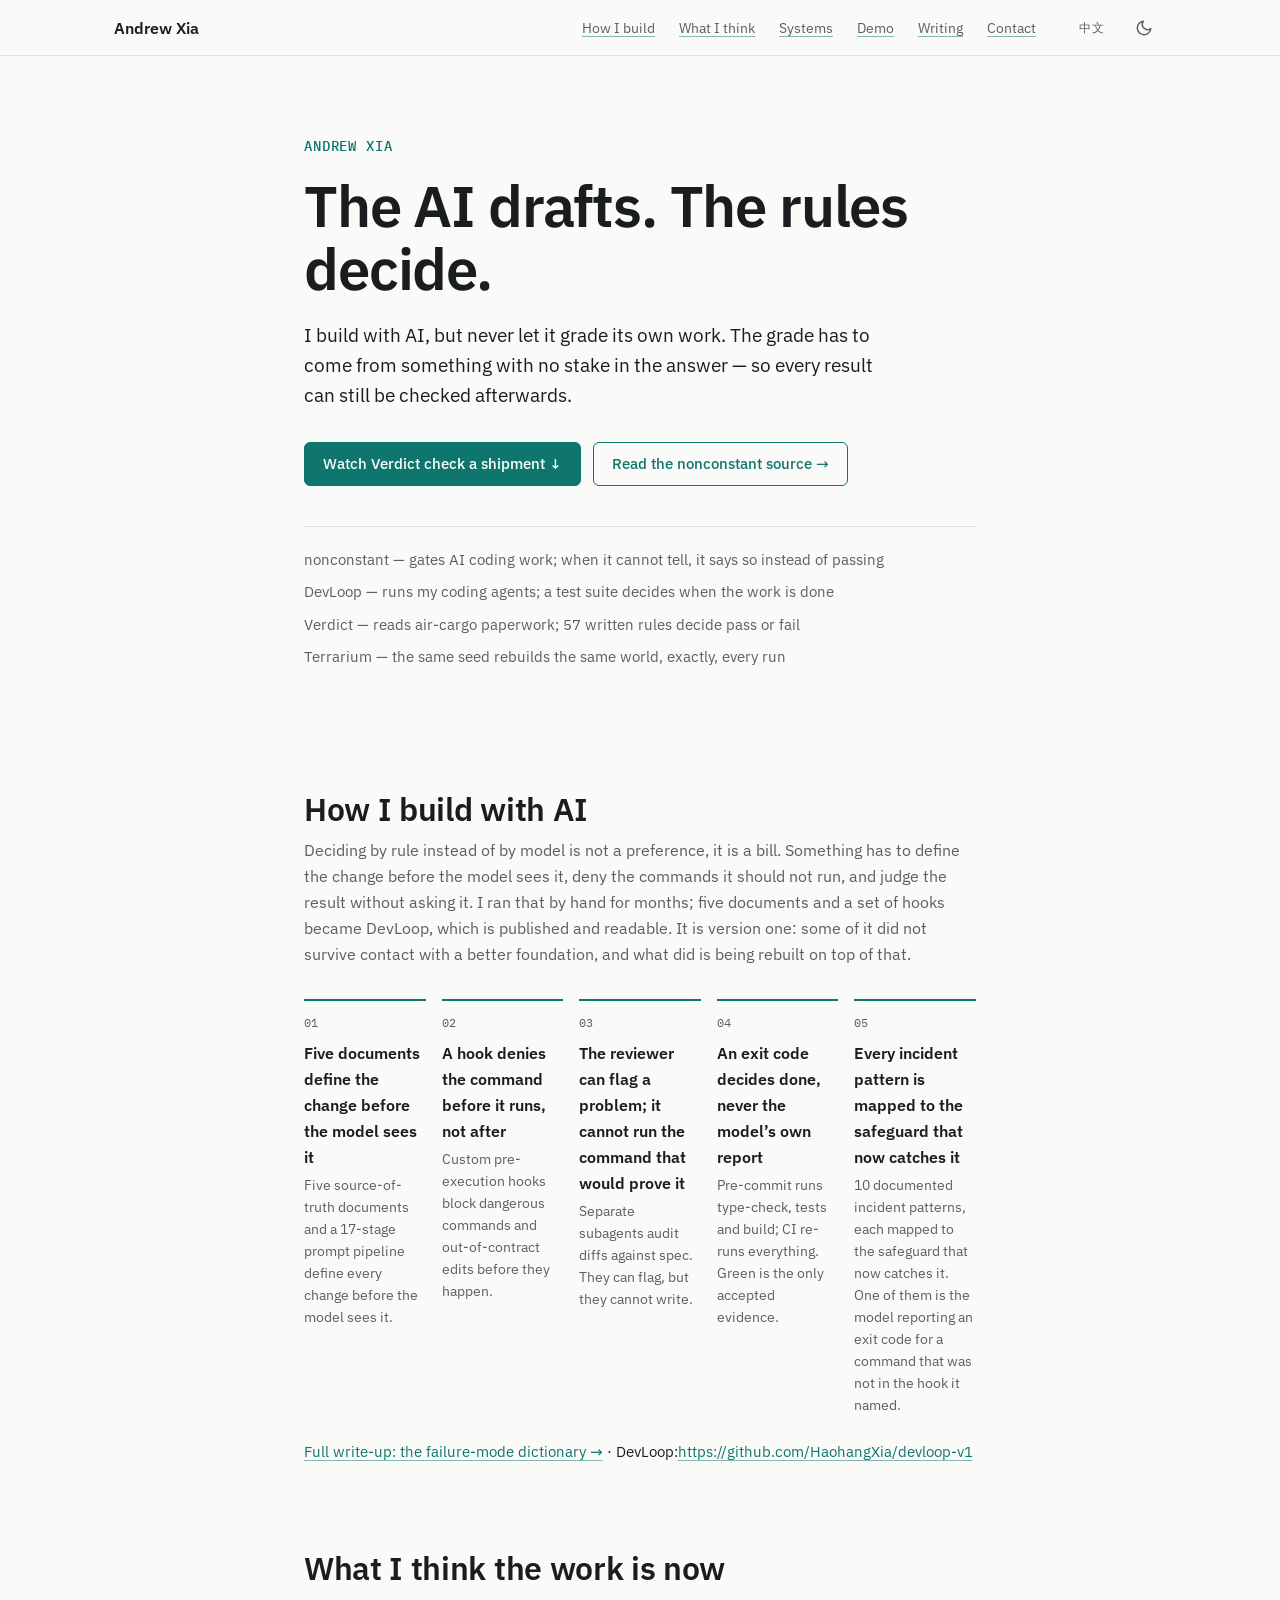
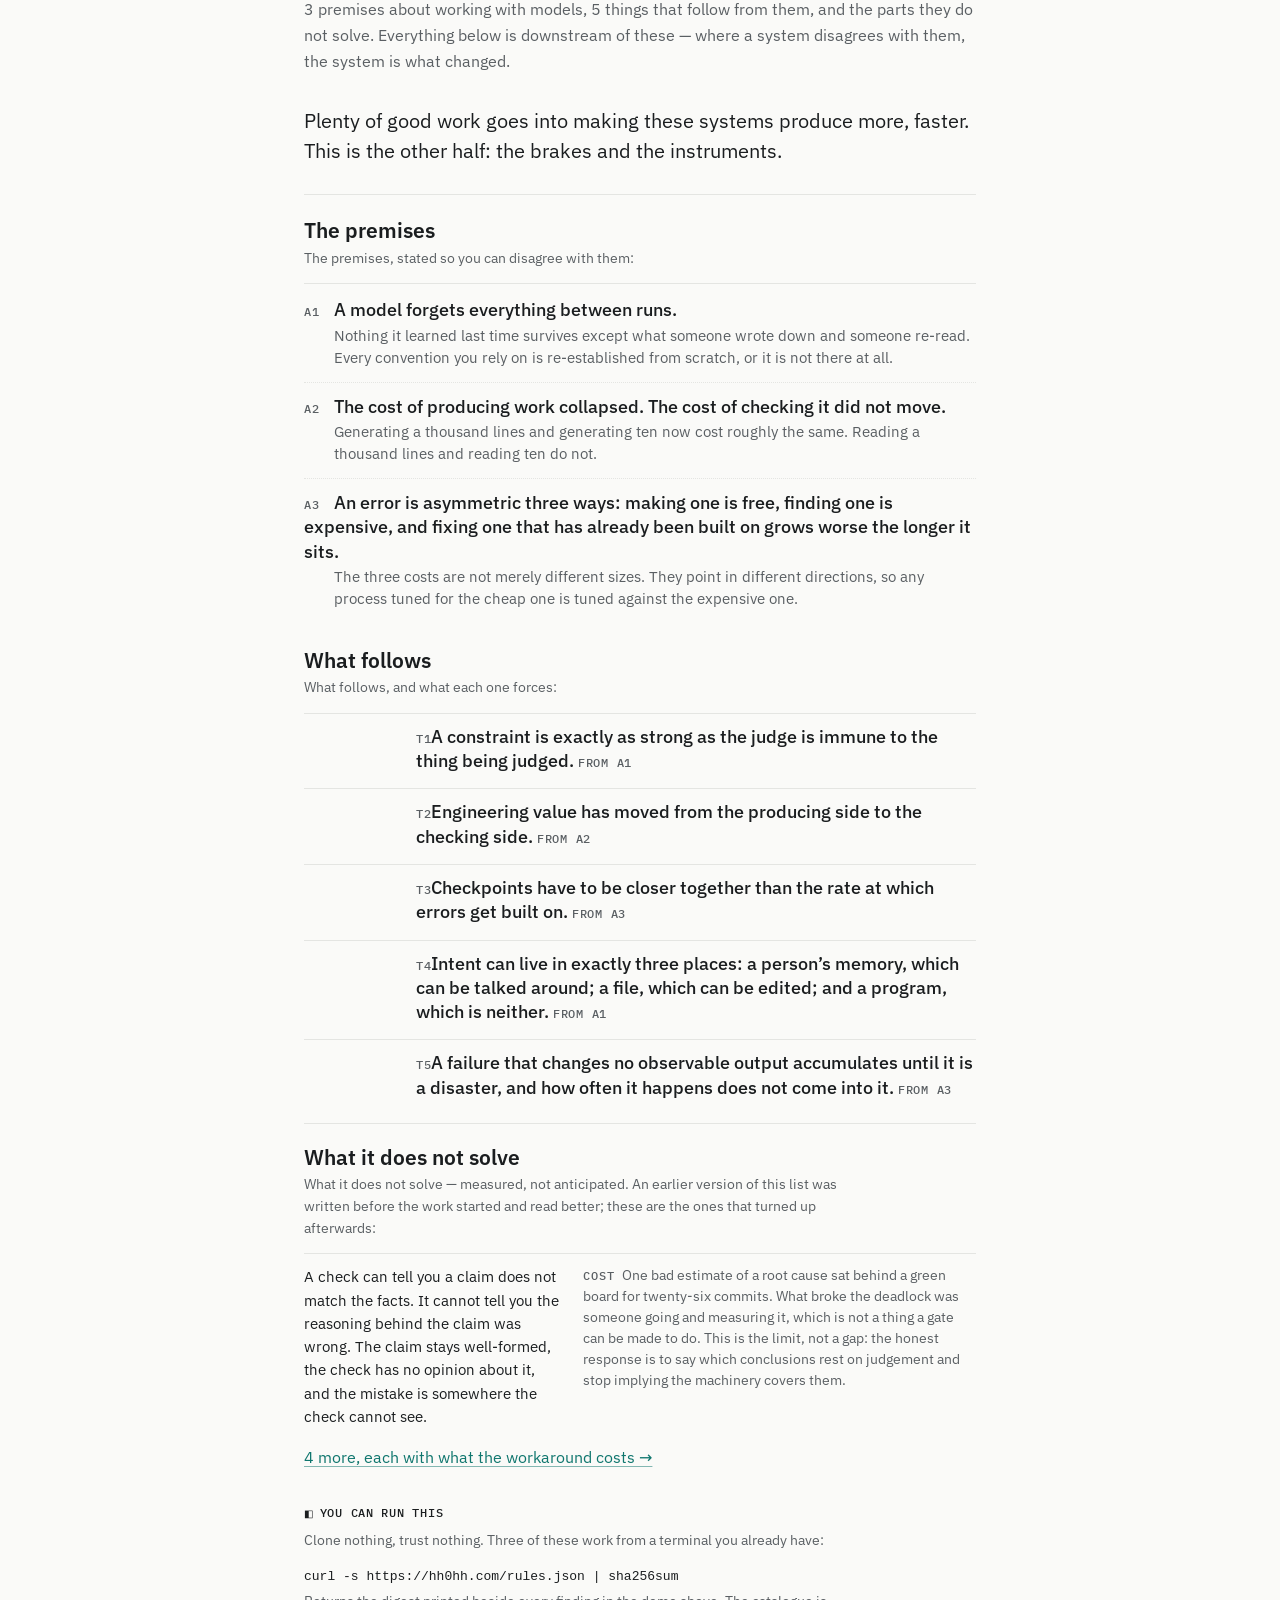
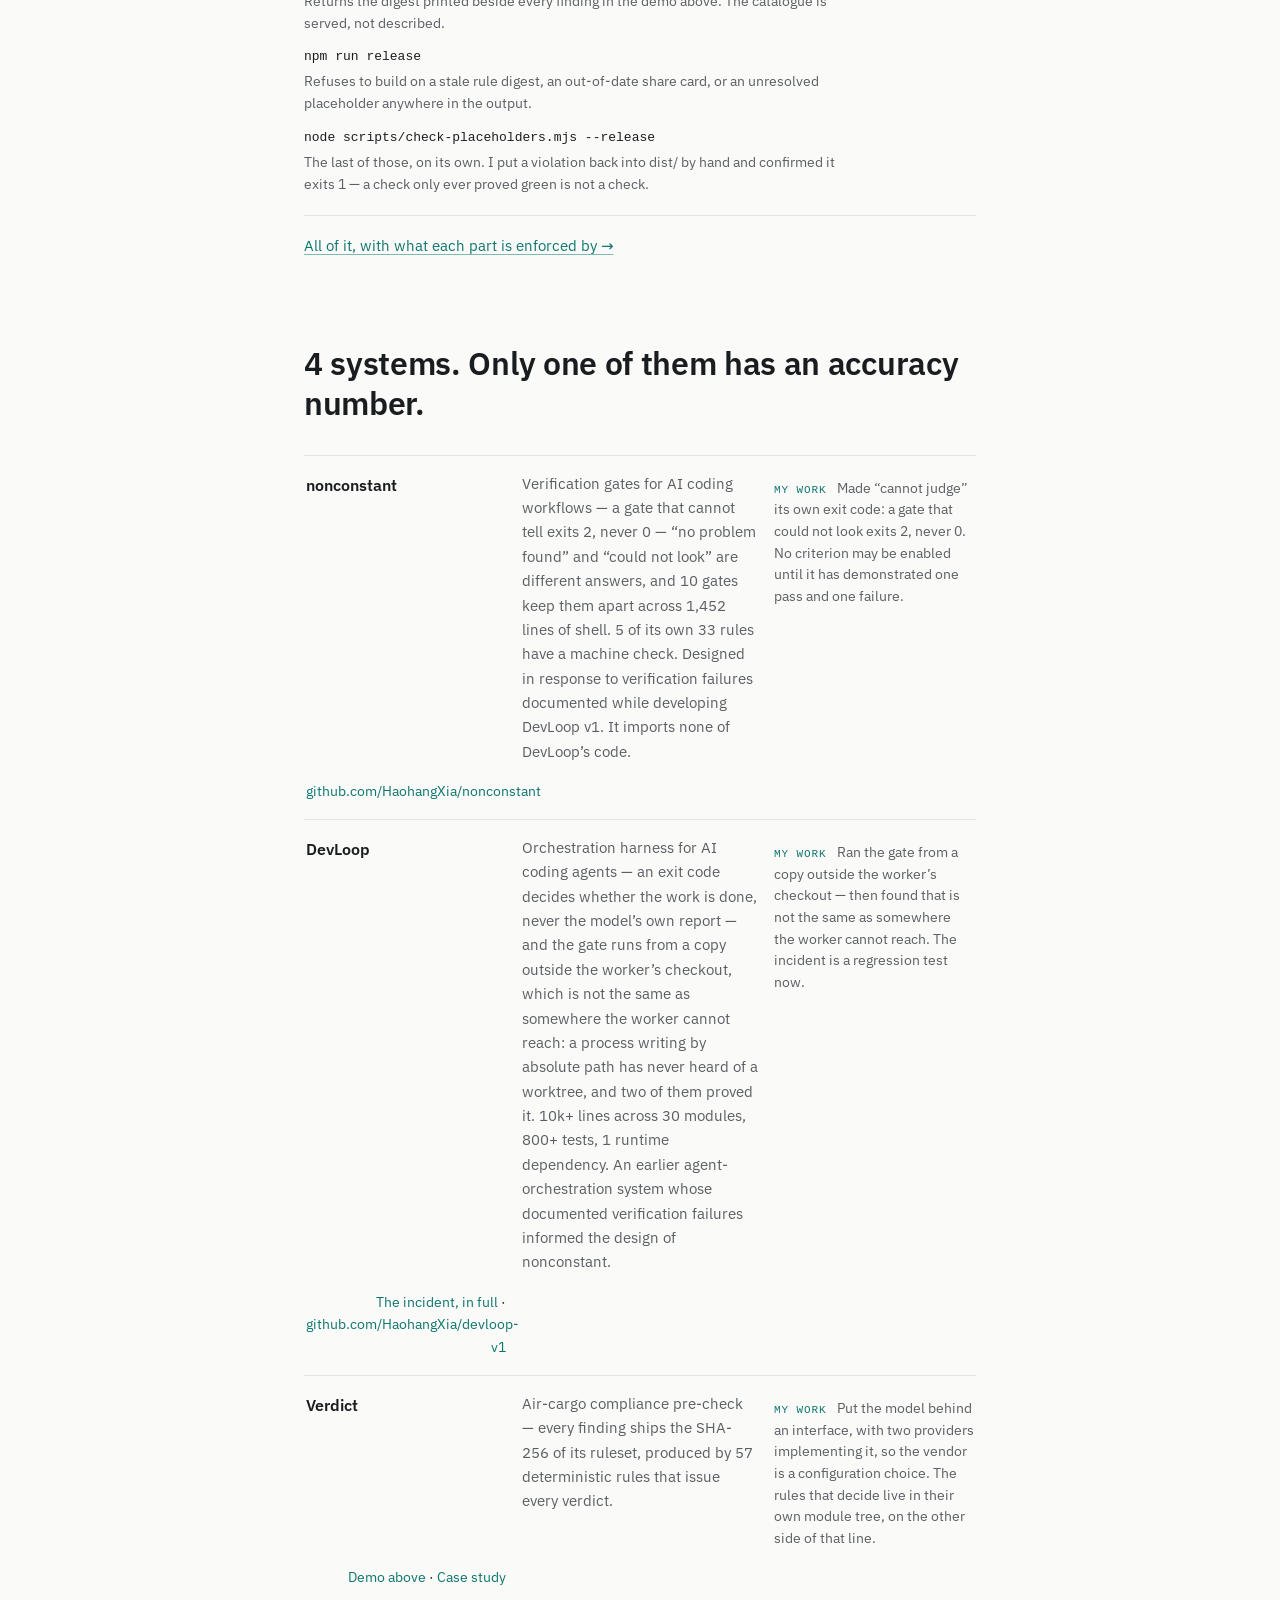
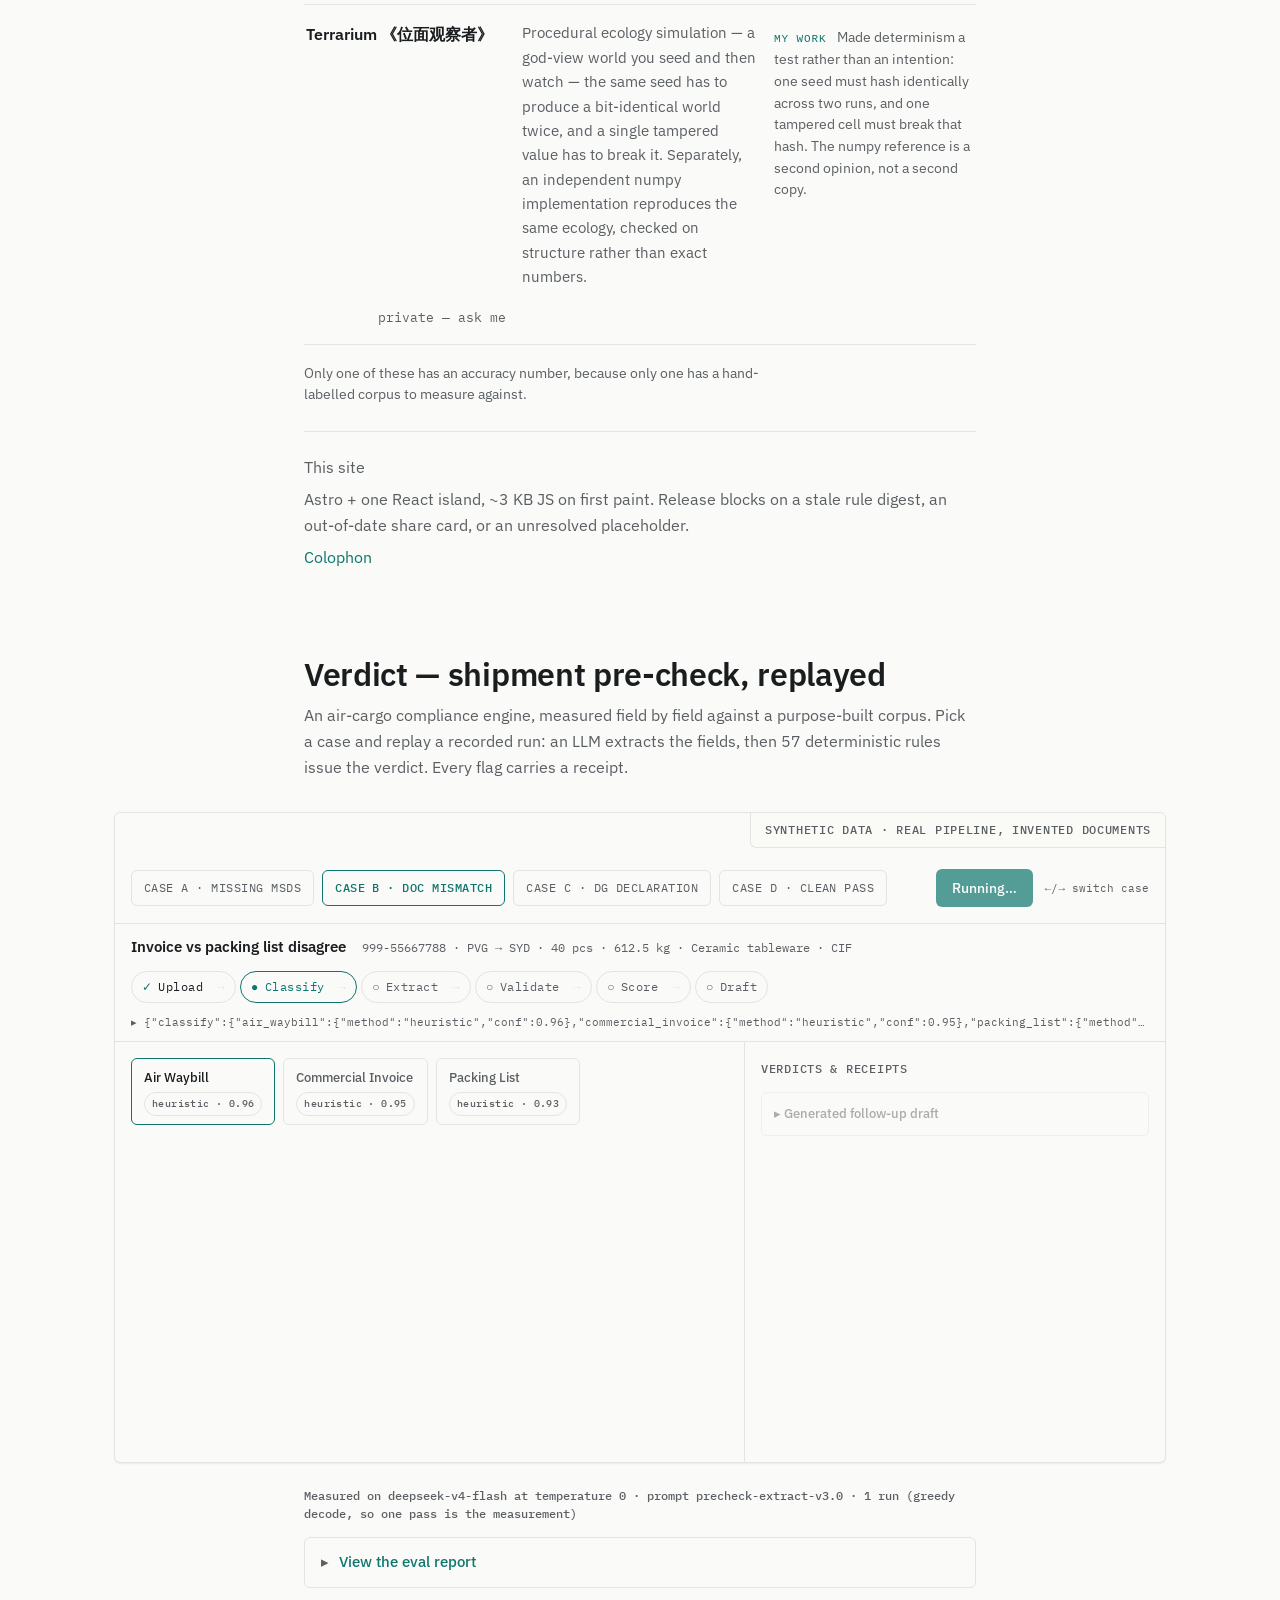
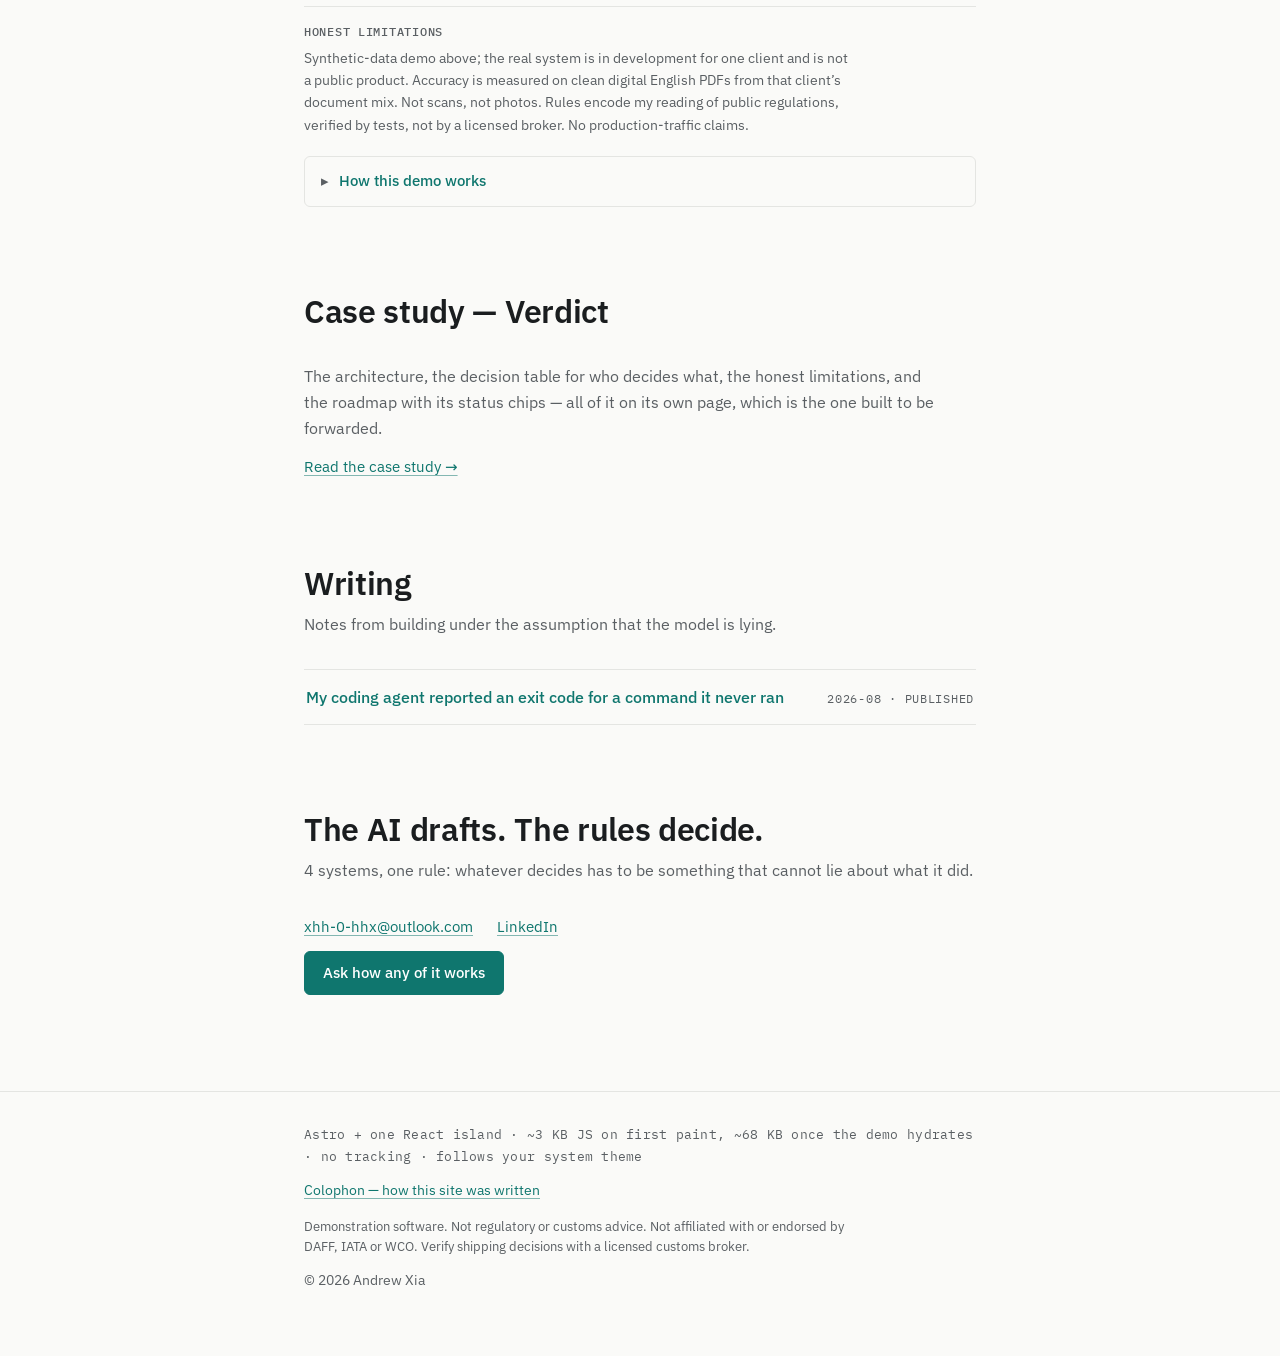
<file: index.html>
<!DOCTYPE html><html lang="en"> <head><meta charset="utf-8"><meta name="viewport" content="width=device-width, initial-scale=1"><title>Andrew Xia — AI systems with a deterministic core</title><meta name="description" content="The model drafts; the rules decide. 4 systems built that way: verification gates for AI coding work, an agent harness, an air-cargo compliance engine, and a bit-reproducible ecology simulation."><link rel="canonical" href="https://hh0hh.com/"><link rel="alternate" hreflang="en" href="https://hh0hh.com/"><link rel="alternate" hreflang="zh-Hans" href="https://hh0hh.com/zh/"><link rel="alternate" hreflang="x-default" href="https://hh0hh.com/"><link rel="icon" type="image/svg+xml" href="/favicon.svg"><link rel="sitemap" href="/sitemap-index.xml"><link rel="preload" href="/fonts/ibm-plex-sans-latin-400-normal.woff2" as="font" type="font/woff2" crossorigin><link rel="preload" href="/fonts/ibm-plex-sans-latin-500-normal.woff2" as="font" type="font/woff2" crossorigin><link rel="preload" href="/fonts/ibm-plex-sans-latin-600-normal.woff2" as="font" type="font/woff2" crossorigin><link rel="preload" href="/fonts/ibm-plex-mono-latin-500-normal.woff2" as="font" type="font/woff2" crossorigin><meta property="og:title" content="Andrew Xia — AI systems with a deterministic core"><meta property="og:description" content="The model drafts; the rules decide. 4 systems built that way: verification gates for AI coding work, an agent harness, an air-cargo compliance engine, and a bit-reproducible ecology simulation."><meta property="og:type" content="website"><meta property="og:url" content="https://hh0hh.com/"><meta property="og:locale" content="en_AU"><meta property="og:locale:alternate" content="zh_CN"><meta property="og:image" content="https://hh0hh.com/og.png"><meta property="og:image:width" content="1200"><meta property="og:image:height" content="630"><meta property="og:image:alt" content="Andrew Xia — AI systems with a deterministic core"><meta name="twitter:card" content="summary_large_image"><meta name="twitter:title" content="Andrew Xia — AI systems with a deterministic core"><meta name="twitter:description" content="The model drafts; the rules decide. 4 systems built that way: verification gates for AI coding work, an agent harness, an air-cargo compliance engine, and a bit-reproducible ecology simulation."><meta name="twitter:image" content="https://hh0hh.com/og.png"><script type="application/ld+json">{"@context":"https://schema.org","@graph":[{"@type":"Person","@id":"https://hh0hh.com/#person","name":"Andrew Xia","email":"mailto:xhh-0-hhx@outlook.com","description":"The model drafts; the rules decide. 4 systems built that way: verification gates for AI coding work, an agent harness, an air-cargo compliance engine, and a bit-reproducible ecology simulation.","url":"https://hh0hh.com/","knowsAbout":["LLM systems","AI evaluation","Deterministic rule engines","CI verification gates","AI agent orchestration","Reproducible simulation","Air-cargo compliance automation"],"sameAs":["https://www.linkedin.com/in/hh0hh"]},{"@type":"WebSite","@id":"https://hh0hh.com/#website","url":"https://hh0hh.com/","name":"Andrew Xia","publisher":{"@id":"https://hh0hh.com/#person"}},{"@type":"ProfilePage","@id":"https://hh0hh.com/#profilepage","url":"https://hh0hh.com/","name":"Andrew Xia — AI systems with a deterministic core","isPartOf":{"@id":"https://hh0hh.com/#website"},"mainEntity":{"@id":"https://hh0hh.com/#person"},"dateModified":"2026-07-20"}]}</script><!--
  The rule catalogue this demo replays is published, not described:

    curl -s https://hh0hh.com/rules.json | sha256sum
    b439ef74dd39384928d1a2d4c1b8ee0799ef4533f627aea078ad106a4304987d

  Same digest is printed beside every finding above. If they ever disagree,
  the build is meant to fail before you ever see this page.
--><!-- theme pre-paint: runs before first paint so the dark toggle never FOUCs;
         system preference is respected on first visit --><script>
      (function () {
        try {
          var t = localStorage.getItem('theme');
          var dark = t ? t === 'dark' : window.matchMedia('(prefers-color-scheme: dark)').matches;
          if (dark) document.documentElement.setAttribute('data-theme', 'dark');
        } catch (e) {
          /* storage unavailable — stay light */
        }
      })();
    </script><link rel="stylesheet" href="/_astro/case-study.7oMEa3GX.css">
<link rel="stylesheet" href="/_astro/index.Bs5vN7hr.css">
<link rel="stylesheet" href="/_astro/index.B4LxtGWT.css"></head> <body> <a class="skip-link" href="#main">Skip to content</a> <header class="site-nav"> <nav class="nav-inner" aria-label="Primary"> <a class="nav-brand" href="/">Andrew Xia</a> <ul class="nav-links"> <li><a href="/#workflow" data-spy="workflow">How I build</a></li><li><a href="/#principles" data-spy="principles">What I think</a></li><li><a href="/#projects" data-spy="projects">Systems</a></li><li><a href="/#demo" data-spy="demo">Demo</a></li><li><a href="/#writing" data-spy="writing">Writing</a></li><li><a href="/#contact" data-spy="contact">Contact</a></li> </ul> <div class="nav-actions">  <a class="lang-switch mono-label" href="/zh/" hreflang="zh-Hans" lang="zh-Hans" rel="alternate" aria-label="切换到中文" data-lang-switch>中文</a> <button class="theme-toggle" type="button" data-label-dark="Switch to dark theme" data-label-light="Switch to light theme" aria-label="Switch to dark theme"> <svg class="icon-moon" width="18" height="18" viewBox="0 0 24 24" fill="none" stroke="currentColor" stroke-width="2" stroke-linecap="round" stroke-linejoin="round" aria-hidden="true"><path d="M21 12.79A9 9 0 1 1 11.21 3 7 7 0 0 0 21 12.79z"></path></svg> <svg class="icon-sun" width="18" height="18" viewBox="0 0 24 24" fill="none" stroke="currentColor" stroke-width="2" stroke-linecap="round" stroke-linejoin="round" aria-hidden="true"><circle cx="12" cy="12" r="4"></circle><path d="M12 2v2m0 16v2M4.93 4.93l1.41 1.41m11.32 11.32 1.41 1.41M2 12h2m16 0h2M4.93 19.07l1.41-1.41m11.32-11.32 1.41-1.41"></path></svg> </button>  </div> </nav> </header> <script type="module">const s=document.querySelector(".theme-toggle"),o=document.documentElement,c=()=>{if(!s)return;const e=o.getAttribute("data-theme")==="dark"?s.dataset.labelLight:s.dataset.labelDark;e&&s.setAttribute("aria-label",e)};c();s?.addEventListener("click",()=>{const t=o.getAttribute("data-theme")==="dark";t?o.removeAttribute("data-theme"):o.setAttribute("data-theme","dark");try{localStorage.setItem("theme",t?"light":"dark")}catch{}c()});const l=[...document.querySelectorAll(".nav-links a[data-spy]")],u=new Map(l.map(t=>[t.dataset.spy,t])),i=[...document.querySelectorAll("section[data-section]")].filter(t=>u.has(t.id));if(i.length>0&&"IntersectionObserver"in window){const t=r=>{for(const a of l)r!==null&&a.dataset.spy===r?a.setAttribute("aria-current","true"):a.removeAttribute("aria-current")},e=new Set,d=new IntersectionObserver(r=>{for(const n of r)n.isIntersecting?e.add(n.target.id):e.delete(n.target.id);const a=i.find(n=>e.has(n.id));t(a?a.id:null)},{rootMargin:"-56px 0px -55% 0px"});for(const r of i)d.observe(r)}</script>  <main id="main">  <section class="hero"> <div class="container"> <p class="kicker mono-label">Andrew Xia</p> <h1>The AI drafts. The rules decide.</h1> <p class="tagline">I build with AI, but never let it grade its own work. The grade has to come from something with no stake in the answer — so every result can still be checked afterwards.</p>  <div class="hero-ctas"> <a class="btn btn-primary" href="#demo">Watch Verdict check a shipment ↓</a> <a class="btn btn-secondary" href="https://github.com/HaohangXia/nonconstant">Read the nonconstant source →</a> </div> <div class="proof-strip-wrap">  <ul class="proof-strip"> <li>nonconstant — gates AI coding work; when it cannot tell, it says so instead of passing</li><li>DevLoop — runs my coding agents; a test suite decides when the work is done</li><li>Verdict — reads air-cargo paperwork; 57 written rules decide pass or fail</li><li>Terrarium — the same seed rebuilds the same world, exactly, every run</li> </ul> </div>  </div> </section>  <section id="workflow" data-section data-print-hide> <div class="container"> <div class="section-head"> <h2>How I build with AI</h2> <p class="deck">Deciding by rule instead of by model is not a preference, it is a bill. Something has to define the change before the model sees it, deny the commands it should not run, and judge the result without asking it. I ran that by hand for months; five documents and a set of hooks became DevLoop, which is published and readable. It is version one: some of it did not survive contact with a better foundation, and what did is being rebuilt on top of that.</p> </div> <ol class="workflow-steps"> <li> <strong>Five documents define the change before the model sees it</strong> <p>Five source-of-truth documents and a 17-stage prompt pipeline define every change before the model sees it.</p> </li><li> <strong>A hook denies the command before it runs, not after</strong> <p>Custom pre-execution hooks block dangerous commands and out-of-contract edits before they happen.</p> </li><li> <strong>The reviewer can flag a problem; it cannot run the command that would prove it</strong> <p>Separate subagents audit diffs against spec. They can flag, but they cannot write.</p> </li><li> <strong>An exit code decides done, never the model’s own report</strong> <p>Pre-commit runs type-check, tests and build; CI re-runs everything. Green is the only accepted evidence.</p> </li><li> <strong>Every incident pattern is mapped to the safeguard that now catches it</strong> <p>10 documented incident patterns, each mapped to the safeguard that now catches it. One of them is the model reporting an exit code for a command that was not in the hook it named.</p> </li> </ol>  <p class="workflow-links"> <a href="/writing/exit-code-for-a-command-it-never-ran/">Full write-up: the failure-mode dictionary →</a>  · DevLoop:<a href="https://github.com/HaohangXia/devloop-v1">https://github.com/HaohangXia/devloop-v1</a>  </p> </div> </section> <section id="principles" data-section data-print-hide data-astro-cid-xfs72xng> <div class="container" data-astro-cid-xfs72xng> <div class="section-head" data-astro-cid-xfs72xng> <h2 data-astro-cid-xfs72xng="true">What I think the work is now</h2> <p class="deck" data-astro-cid-xfs72xng>3 premises about working with models, 5 things that follow from them, and the parts they do not solve. Everything below is downstream of these — where a system disagrees with them, the system is what changed.</p> </div> <p class="stance" data-astro-cid-xfs72xng>Plenty of good work goes into making these systems produce more, faster. This is the other half: the brakes and the instruments.</p>  <div class="derivation" data-astro-cid-xfs72xng> <h3 class="deriv-head" data-astro-cid-xfs72xng>The premises</h3> <p class="block-lead" data-astro-cid-xfs72xng>The premises, stated so you can disagree with them:</p> <ol class="axioms" data-astro-cid-xfs72xng> <li data-astro-cid-xfs72xng> <p class="ax-claim" data-astro-cid-xfs72xng><span class="ax-id mono-label" data-astro-cid-xfs72xng>A1</span>A model forgets everything between runs.</p> <p class="ax-because" data-astro-cid-xfs72xng>Nothing it learned last time survives except what someone wrote down and someone re-read. Every convention you rely on is re-established from scratch, or it is not there at all.</p> </li><li data-astro-cid-xfs72xng> <p class="ax-claim" data-astro-cid-xfs72xng><span class="ax-id mono-label" data-astro-cid-xfs72xng>A2</span>The cost of producing work collapsed. The cost of checking it did not move.</p> <p class="ax-because" data-astro-cid-xfs72xng>Generating a thousand lines and generating ten now cost roughly the same. Reading a thousand lines and reading ten do not.</p> </li><li data-astro-cid-xfs72xng> <p class="ax-claim" data-astro-cid-xfs72xng><span class="ax-id mono-label" data-astro-cid-xfs72xng>A3</span>An error is asymmetric three ways: making one is free, finding one is expensive, and fixing one that has already been built on grows worse the longer it sits.</p> <p class="ax-because" data-astro-cid-xfs72xng>The three costs are not merely different sizes. They point in different directions, so any process tuned for the cheap one is tuned against the expensive one.</p> </li> </ol> <h3 class="deriv-head" data-astro-cid-xfs72xng>What follows</h3> <p class="block-lead" data-astro-cid-xfs72xng>What follows, and what each one forces:</p> <ol class="theorems" data-astro-cid-xfs72xng> <li data-astro-cid-xfs72xng> <p class="ax-claim" data-astro-cid-xfs72xng> <span class="ax-id mono-label" data-astro-cid-xfs72xng>T1</span>A constraint is exactly as strong as the judge is immune to the thing being judged. <span class="ax-from mono-label" data-astro-cid-xfs72xng>from A1</span> </p>  </li><li data-astro-cid-xfs72xng> <p class="ax-claim" data-astro-cid-xfs72xng> <span class="ax-id mono-label" data-astro-cid-xfs72xng>T2</span>Engineering value has moved from the producing side to the checking side. <span class="ax-from mono-label" data-astro-cid-xfs72xng>from A2</span> </p>  </li><li data-astro-cid-xfs72xng> <p class="ax-claim" data-astro-cid-xfs72xng> <span class="ax-id mono-label" data-astro-cid-xfs72xng>T3</span>Checkpoints have to be closer together than the rate at which errors get built on. <span class="ax-from mono-label" data-astro-cid-xfs72xng>from A3</span> </p>  </li><li data-astro-cid-xfs72xng> <p class="ax-claim" data-astro-cid-xfs72xng> <span class="ax-id mono-label" data-astro-cid-xfs72xng>T4</span>Intent can live in exactly three places: a person’s memory, which can be talked around; a file, which can be edited; and a program, which is neither. <span class="ax-from mono-label" data-astro-cid-xfs72xng>from A1</span> </p>  </li><li data-astro-cid-xfs72xng> <p class="ax-claim" data-astro-cid-xfs72xng> <span class="ax-id mono-label" data-astro-cid-xfs72xng>T5</span>A failure that changes no observable output accumulates until it is a disaster, and how often it happens does not come into it. <span class="ax-from mono-label" data-astro-cid-xfs72xng>from A3</span> </p>  </li> </ol>    <div class="not-solved" data-astro-cid-xfs72xng> <h3 class="deriv-head" data-astro-cid-xfs72xng>What it does not solve</h3> <p class="block-lead" data-astro-cid-xfs72xng>What it does not solve — measured, not anticipated. An earlier version of this list was written before the work started and read better; these are the ones that turned up afterwards:</p>  <ul class="ns-list" data-astro-cid-xfs72xng> <li data-astro-cid-xfs72xng> <p class="ns-problem" data-astro-cid-xfs72xng>A check can tell you a claim does not match the facts. It cannot tell you the reasoning behind the claim was wrong. The claim stays well-formed, the check has no opinion about it, and the mistake is somewhere the check cannot see.</p> <p class="ns-cost" data-astro-cid-xfs72xng><span class="ns-cost-label mono-label" data-astro-cid-xfs72xng>COST</span>One bad estimate of a root cause sat behind a green board for twenty-six commits. What broke the deadlock was someone going and measuring it, which is not a thing a gate can be made to do. This is the limit, not a gap: the honest response is to say which conclusions rest on judgement and stop implying the machinery covers them.</p> </li> </ul> <p class="ns-more" data-astro-cid-xfs72xng> <a href="/principles/" data-astro-cid-xfs72xng>4 more, each with what the workaround costs →</a> </p> </div>   </div>  <div class="runnable tier-runnable" data-astro-cid-xfs72xng> <p class="block-label mono-label" data-astro-cid-xfs72xng> <span class="tier-glyph" aria-hidden="true" data-astro-cid-xfs72xng>◧</span>YOU CAN RUN THIS </p> <p class="block-lead" data-astro-cid-xfs72xng>Clone nothing, trust nothing. Three of these work from a terminal you already have:</p> <ul class="check-list" data-astro-cid-xfs72xng> <li data-astro-cid-xfs72xng> <code data-astro-cid-xfs72xng>curl -s https://hh0hh.com/rules.json | sha256sum</code> <span class="check-what" data-astro-cid-xfs72xng>Returns the digest printed beside every finding in the demo above. The catalogue is served, not described.</span> </li><li data-astro-cid-xfs72xng> <code data-astro-cid-xfs72xng>npm run release</code> <span class="check-what" data-astro-cid-xfs72xng>Refuses to build on a stale rule digest, an out-of-date share card, or an unresolved placeholder anywhere in the output.</span> </li><li data-astro-cid-xfs72xng> <code data-astro-cid-xfs72xng>node scripts/check-placeholders.mjs --release</code> <span class="check-what" data-astro-cid-xfs72xng>The last of those, on its own. I put a violation back into dist/ by hand and confirmed it exits 1 — a check only ever proved green is not a check.</span> </li> </ul> </div>   <p class="principles-more" data-astro-cid-xfs72xng> <a href="/principles/" data-astro-cid-xfs72xng>All of it, with what each part is enforced by →</a> </p> </div> </section>   <section id="projects" data-section data-print-hide data-astro-cid-amng4zvp> <div class="container" data-astro-cid-amng4zvp> <div class="section-head" data-astro-cid-amng4zvp> <h2 data-astro-cid-amng4zvp>4 systems. Only one of them has an accuracy number.</h2> </div> <div class="projects-rows" data-astro-cid-amng4zvp> <div class="project-row" data-astro-cid-amng4zvp> <span class="p-name" data-astro-cid-amng4zvp>nonconstant</span> <span class="p-line" data-astro-cid-amng4zvp>Verification gates for AI coding workflows — a gate that cannot tell exits 2, never 0 — “no problem found” and “could not look” are different answers, and 10 gates keep them apart across 1,452 lines of shell. 5 of its own 33 rules have a machine check. Designed in response to verification failures documented while developing DevLoop v1. It imports none of DevLoop’s code.</span>  <span class="p-work" data-astro-cid-amng4zvp> <span class="p-work-label" data-astro-cid-amng4zvp>My work</span> Made “cannot judge” its own exit code: a gate that could not look exits 2, never 0. No criterion may be enabled until it has demonstrated one pass and one failure. </span>  <span class="p-proof" data-astro-cid-amng4zvp>  <a href="https://github.com/HaohangXia/nonconstant" rel="noopener" data-astro-cid-amng4zvp>github.com/HaohangXia/nonconstant</a>   </span> </div><div class="project-row" data-astro-cid-amng4zvp> <span class="p-name" data-astro-cid-amng4zvp>DevLoop</span> <span class="p-line" data-astro-cid-amng4zvp>Orchestration harness for AI coding agents — an exit code decides whether the work is done, never the model’s own report — and the gate runs from a copy outside the worker’s checkout, which is not the same as somewhere the worker cannot reach: a process writing by absolute path has never heard of a worktree, and two of them proved it. 10k+ lines across 30 modules, 800+ tests, 1 runtime dependency. An earlier agent-orchestration system whose documented verification failures informed the design of nonconstant.</span>  <span class="p-work" data-astro-cid-amng4zvp> <span class="p-work-label" data-astro-cid-amng4zvp>My work</span> Ran the gate from a copy outside the worker’s checkout — then found that is not the same as somewhere the worker cannot reach. The incident is a regression test now. </span>  <span class="p-proof" data-astro-cid-amng4zvp> <a href="/writing/exit-code-for-a-command-it-never-ran/" data-astro-cid-amng4zvp>The incident, in full</a>  <span aria-hidden="true" data-astro-cid-amng4zvp> · </span><a href="https://github.com/HaohangXia/devloop-v1" rel="noopener" data-astro-cid-amng4zvp>github.com/HaohangXia/devloop-v1</a>   </span> </div><div class="project-row" data-astro-cid-amng4zvp> <span class="p-name" data-astro-cid-amng4zvp>Verdict</span> <span class="p-line" data-astro-cid-amng4zvp>Air-cargo compliance pre-check — every finding ships the SHA-256 of its ruleset, produced by 57 deterministic rules that issue every verdict.</span>  <span class="p-work" data-astro-cid-amng4zvp> <span class="p-work-label" data-astro-cid-amng4zvp>My work</span> Put the model behind an interface, with two providers implementing it, so the vendor is a configuration choice. The rules that decide live in their own module tree, on the other side of that line. </span>  <span class="p-proof" data-astro-cid-amng4zvp> <a href="#demo" data-astro-cid-amng4zvp>Demo above</a> <span aria-hidden="true" data-astro-cid-amng4zvp> · </span><a href="/case-study/" data-astro-cid-amng4zvp>Case study</a>    </span> </div><div class="project-row" data-astro-cid-amng4zvp> <span class="p-name" data-astro-cid-amng4zvp>Terrarium 《位面观察者》</span> <span class="p-line" data-astro-cid-amng4zvp>Procedural ecology simulation — a god-view world you seed and then watch — the same seed has to produce a bit-identical world twice, and a single tampered value has to break it. Separately, an independent numpy implementation reproduces the same ecology, checked on structure rather than exact numbers.</span>  <span class="p-work" data-astro-cid-amng4zvp> <span class="p-work-label" data-astro-cid-amng4zvp>My work</span> Made determinism a test rather than an intention: one seed must hash identically across two runs, and one tampered cell must break that hash. The numpy reference is a second opinion, not a second copy. </span>  <span class="p-proof" data-astro-cid-amng4zvp>   <span class="private-note" data-astro-cid-amng4zvp>private — ask me</span> </span> </div> </div> <p class="systems-note" data-astro-cid-amng4zvp>Only one of these has an accuracy number, because only one has a hand-labelled corpus to measure against.</p>  <div class="site-note" data-astro-cid-amng4zvp> <span class="p-name" data-astro-cid-amng4zvp>This site</span> <span class="p-line" data-astro-cid-amng4zvp>Astro + one React island, ~3 KB JS on first paint. Release blocks on a stale rule digest, an out-of-date share card, or an unresolved placeholder.</span> <span class="p-proof" data-astro-cid-amng4zvp> <a href="/colophon/" data-astro-cid-amng4zvp>Colophon</a>   </span> </div> </div> </section>    <section id="demo" data-section data-print-hide data-astro-cid-6vk3rcnz> <div class="container section-head" data-astro-cid-6vk3rcnz> <h2 data-astro-cid-6vk3rcnz>Verdict — shipment pre-check, replayed</h2> <p class="deck" data-astro-cid-6vk3rcnz>An air-cargo compliance engine, measured field by field against a purpose-built corpus. Pick a case and replay a recorded run: an LLM extracts the fields, then 57 deterministic rules issue the verdict. Every flag carries a receipt.</p> </div> <div class="container-wide" data-astro-cid-6vk3rcnz> <div class="demo-frame" data-astro-cid-6vk3rcnz> <p class="demo-badge mono-label" data-astro-cid-6vk3rcnz>SYNTHETIC DATA · real pipeline, invented documents</p> <style>astro-island,astro-slot,astro-static-slot{display:contents}</style><script>(()=>{var a=(s,i,o)=>{let r=async()=>{await(await s())()},t=typeof i.value=="object"?i.value:void 0,c={rootMargin:t==null?void 0:t.rootMargin},n=new IntersectionObserver(e=>{for(let l of e)if(l.isIntersecting){n.disconnect(),r();break}},c);for(let e of o.children)n.observe(e)};(self.Astro||(self.Astro={})).visible=a;window.dispatchEvent(new Event("astro:visible"));})();</script><script>(()=>{var A=Object.defineProperty;var g=(i,o,a)=>o in i?A(i,o,{enumerable:!0,configurable:!0,writable:!0,value:a}):i[o]=a;var d=(i,o,a)=>g(i,typeof o!="symbol"?o+"":o,a);{let i={0:t=>m(t),1:t=>a(t),2:t=>new RegExp(t),3:t=>new Date(t),4:t=>new Map(a(t)),5:t=>new Set(a(t)),6:t=>BigInt(t),7:t=>new URL(t),8:t=>new Uint8Array(t),9:t=>new Uint16Array(t),10:t=>new Uint32Array(t),11:t=>1/0*t},o=t=>{let[l,e]=t;return l in i?i[l](e):void 0},a=t=>t.map(o),m=t=>typeof t!="object"||t===null?t:Object.fromEntries(Object.entries(t).map(([l,e])=>[l,o(e)]));class y extends HTMLElement{constructor(){super(...arguments);d(this,"Component");d(this,"hydrator");d(this,"hydrate",async()=>{var b;if(!this.hydrator||!this.isConnected)return;let e=(b=this.parentElement)==null?void 0:b.closest("astro-island[ssr]");if(e){e.addEventListener("astro:hydrate",this.hydrate,{once:!0});return}let c=this.querySelectorAll("astro-slot"),n={},h=this.querySelectorAll("template[data-astro-template]");for(let r of h){let s=r.closest(this.tagName);s!=null&&s.isSameNode(this)&&(n[r.getAttribute("data-astro-template")||"default"]=r.innerHTML,r.remove())}for(let r of c){let s=r.closest(this.tagName);s!=null&&s.isSameNode(this)&&(n[r.getAttribute("name")||"default"]=r.innerHTML)}let p;try{p=this.hasAttribute("props")?m(JSON.parse(this.getAttribute("props"))):{}}catch(r){let s=this.getAttribute("component-url")||"<unknown>",v=this.getAttribute("component-export");throw v&&(s+=` (export ${v})`),console.error(`[hydrate] Error parsing props for component ${s}`,this.getAttribute("props"),r),r}let u;await this.hydrator(this)(this.Component,p,n,{client:this.getAttribute("client")}),this.removeAttribute("ssr"),this.dispatchEvent(new CustomEvent("astro:hydrate"))});d(this,"unmount",()=>{this.isConnected||this.dispatchEvent(new CustomEvent("astro:unmount"))})}disconnectedCallback(){document.removeEventListener("astro:after-swap",this.unmount),document.addEventListener("astro:after-swap",this.unmount,{once:!0})}connectedCallback(){if(!this.hasAttribute("await-children")||document.readyState==="interactive"||document.readyState==="complete")this.childrenConnectedCallback();else{let e=()=>{document.removeEventListener("DOMContentLoaded",e),c.disconnect(),this.childrenConnectedCallback()},c=new MutationObserver(()=>{var n;((n=this.lastChild)==null?void 0:n.nodeType)===Node.COMMENT_NODE&&this.lastChild.nodeValue==="astro:end"&&(this.lastChild.remove(),e())});c.observe(this,{childList:!0}),document.addEventListener("DOMContentLoaded",e)}}async childrenConnectedCallback(){let e=this.getAttribute("before-hydration-url");e&&await import(e),this.start()}async start(){let e=JSON.parse(this.getAttribute("opts")),c=this.getAttribute("client");if(Astro[c]===void 0){window.addEventListener(`astro:${c}`,()=>this.start(),{once:!0});return}try{await Astro[c](async()=>{let n=this.getAttribute("renderer-url"),[h,{default:p}]=await Promise.all([import(this.getAttribute("component-url")),n?import(n):()=>()=>{}]),u=this.getAttribute("component-export")||"default";if(!u.includes("."))this.Component=h[u];else{this.Component=h;for(let f of u.split("."))this.Component=this.Component[f]}return this.hydrator=p,this.hydrate},e,this)}catch(n){console.error(`[astro-island] Error hydrating ${this.getAttribute("component-url")}`,n)}}attributeChangedCallback(){this.hydrate()}}d(y,"observedAttributes",["props"]),customElements.get("astro-island")||customElements.define("astro-island",y)}})();</script><astro-island uid="1khP9z" prefix="r1" component-url="/_astro/VerdictDemo.D597B04W.js" component-export="default" renderer-url="/_astro/client.nFz3bvDj.js" props="{&quot;mc&quot;:[0,{&quot;skipLink&quot;:[0,&quot;Skip to content&quot;],&quot;derivedFrom&quot;:[0,&quot;from&quot;],&quot;costLabel&quot;:[0,&quot;COST&quot;],&quot;thisSite&quot;:[0,&quot;This site&quot;],&quot;keepReading&quot;:[0,&quot;Keep reading&quot;],&quot;myWorkLabel&quot;:[0,&quot;My work&quot;],&quot;navAriaLabel&quot;:[0,&quot;Primary&quot;],&quot;themeToDark&quot;:[0,&quot;Switch to dark theme&quot;],&quot;themeToLight&quot;:[0,&quot;Switch to light theme&quot;],&quot;backHome&quot;:[0,&quot;← Back to the site&quot;],&quot;switchLanguage&quot;:[0,&quot;中文&quot;],&quot;switchLanguageAria&quot;:[0,&quot;切换到中文&quot;],&quot;demoRegionLabel&quot;:[0,&quot;Verdict demo — guided replay. Use the left and right arrow keys to switch case.&quot;],&quot;caseSelectorLabel&quot;:[0,&quot;Demo case selector&quot;],&quot;pipelineLabel&quot;:[0,&quot;Pipeline stages&quot;],&quot;documentsLabel&quot;:[0,&quot;Documents&quot;],&quot;findingsLabel&quot;:[0,&quot;Findings&quot;],&quot;kbdHint&quot;:[0,&quot;←/→ switch case&quot;],&quot;runningLabel&quot;:[0,&quot;Running…&quot;],&quot;stageAnnouncements&quot;:[1,[[0,&quot;Stage 1 of 6: uploading documents…&quot;],[0,&quot;Stage 2 of 6: classifying documents…&quot;],[0,&quot;Stage 3 of 6: extracting fields…&quot;],[0,&quot;Stage 4 of 6: validating against rules…&quot;],[0,&quot;Stage 5 of 6: scoring risk…&quot;],[0,&quot;Stage 6 of 6: drafting follow-up…&quot;]]],&quot;completeAnnouncement&quot;:[0,&quot;Complete: verdict {status}, {findings} findings.&quot;],&quot;caseArmedAnnouncement&quot;:[0,&quot;{label} selected — ready to run.&quot;],&quot;fieldLinked&quot;:[0,&quot;Highlighted {n} findings citing this field.&quot;],&quot;fieldNotCited&quot;:[0,&quot;No findings cite this field.&quot;],&quot;copyHashLabel&quot;:[0,&quot;Copy full snapshot hash&quot;],&quot;hashCopied&quot;:[0,&quot;Snapshot hash copied&quot;],&quot;copyDraftLabel&quot;:[0,&quot;Copy draft&quot;],&quot;draftCopied&quot;:[0,&quot;Draft copied&quot;],&quot;copyFailed&quot;:[0,&quot;Copy failed — clipboard unavailable&quot;],&quot;lowConfidence&quot;:[0,&quot;low confidence&quot;],&quot;riskLabel&quot;:[0,&quot;risk&quot;],&quot;stepThrough&quot;:[0,&quot;Step through&quot;],&quot;stepPrev&quot;:[0,&quot;Prev&quot;],&quot;stepNext&quot;:[0,&quot;Next&quot;],&quot;stepOf&quot;:[0,&quot;Stage {n} of {total}&quot;],&quot;reducedMotionNote&quot;:[0,&quot;Reduced motion on — final state shown; step through the stages below.&quot;],&quot;replayedTooltip&quot;:[0,&quot;replayed — pre-recorded output of the real pipeline&quot;],&quot;privateAskMe&quot;:[0,&quot;private — ask me&quot;],&quot;statusVerified&quot;:[0,&quot;Status verified {date}&quot;],&quot;devLogPending&quot;:[0,&quot;Dev-log excerpt — pending owner’s real excerpt&quot;]}],&quot;data-astro-cid-6vk3rcnz&quot;:[0,true]}" ssr client="visible" opts="{&quot;name&quot;:&quot;VerdictDemo&quot;,&quot;value&quot;:{&quot;rootMargin&quot;:&quot;200px&quot;}}" await-children><div class="vd" role="group" aria-label="Verdict demo — guided replay. Use the left and right arrow keys to switch case."><div class="vd-top"><div class="vd-cases" role="group" aria-label="Demo case selector"><button type="button" class="vd-case-btn" aria-pressed="false">CASE A · MISSING MSDS</button><button type="button" class="vd-case-btn is-active" aria-pressed="true">CASE B · DOC MISMATCH</button><button type="button" class="vd-case-btn" aria-pressed="false">CASE C · DG DECLARATION</button><button type="button" class="vd-case-btn" aria-pressed="false">CASE D · CLEAN PASS</button></div><div class="vd-runwrap"><button type="button" class="vd-run">Run case</button><span class="vd-kbd" aria-hidden="true">←/→ switch case</span></div></div><div class="vd-shipment"><span class="vd-title">Invoice vs packing list disagree</span><span class="vd-ship-line">999-55667788<!-- --> · <!-- -->PVG<!-- --> → <!-- -->SYD<!-- --> ·<!-- --> <!-- -->40<!-- --> pcs · <!-- -->612.5<!-- --> kg ·<!-- --> <!-- -->Ceramic tableware<!-- --> · <!-- -->CIF</span></div><ol class="vd-pipeline" aria-label="Pipeline stages"><li class="vd-chip is-pending"><span class="vd-chip-mark" aria-hidden="true">○</span>Upload</li><li class="vd-chip is-pending" title="replayed — pre-recorded output of the real pipeline"><span class="vd-chip-mark" aria-hidden="true">○</span>Classify</li><li class="vd-chip is-pending" title="replayed — pre-recorded output of the real pipeline"><span class="vd-chip-mark" aria-hidden="true">○</span>Extract</li><li class="vd-chip is-pending"><span class="vd-chip-mark" aria-hidden="true">○</span>Validate</li><li class="vd-chip is-pending"><span class="vd-chip-mark" aria-hidden="true">○</span>Score</li><li class="vd-chip is-pending"><span class="vd-chip-mark" aria-hidden="true">○</span>Draft</li></ol><div class="vd-tape" aria-hidden="true">▸ <!-- -->{&quot;state&quot;:&quot;idle&quot;,&quot;case&quot;:&quot;case-b&quot;}</div><div class="vd-body"><section class="vd-evidence" aria-label="Findings"><header class="vd-panel-head"><span class="vd-panel-title">Verdicts &amp; receipts</span></header><div class="vd-draft is-waiting"><button type="button" class="vd-draft-toggle" aria-expanded="false" disabled=""><span aria-hidden="true">▸</span> <!-- -->Generated follow-up draft</button></div></section><section class="vd-docs" aria-label="Documents"></section></div><div class="sr-only" aria-live="polite"></div></div><!--astro:end--></astro-island> </div> </div> <div class="container demo-under" data-astro-cid-6vk3rcnz> <p class="mono-label eval-conditions" data-astro-cid-6vk3rcnz>Measured on deepseek-v4-flash at temperature 0 · prompt precheck-extract-v3.0 · 1 run (greedy decode, so one pass is the measurement)</p> <details id="eval" data-astro-cid-6vk3rcnz> <summary data-astro-cid-6vk3rcnz>View the eval report</summary> <div class="details-body" data-astro-cid-6vk3rcnz> <h3 data-astro-cid-6vk3rcnz>Extraction eval — the shipped extractor vs hand-labelled ground truth</h3> <p class="mono-label eval-measured" data-astro-cid-6vk3rcnz>measured 2026-06 · corpus v1</p> <table class="eval-table" data-astro-cid-6vk3rcnz> <tbody data-astro-cid-6vk3rcnz> <tr data-astro-cid-6vk3rcnz> <td class="eval-term" data-astro-cid-6vk3rcnz>Corpus</td> <td data-astro-cid-6vk3rcnz>85 documents · 511 labelled fields · 17 document sets</td> </tr><tr data-astro-cid-6vk3rcnz> <td class="eval-term" data-astro-cid-6vk3rcnz>Strict exact-match accuracy</td> <td data-astro-cid-6vk3rcnz><strong data-astro-cid-6vk3rcnz>96.3%</strong></td> </tr><tr data-astro-cid-6vk3rcnz> <td class="eval-term" data-astro-cid-6vk3rcnz>Semantic accuracy (format/granularity tolerant)</td> <td data-astro-cid-6vk3rcnz><strong data-astro-cid-6vk3rcnz>99.0%</strong></td> </tr><tr data-astro-cid-6vk3rcnz> <td class="eval-term" data-astro-cid-6vk3rcnz>Extraction failures</td> <td data-astro-cid-6vk3rcnz>0 · True misses: 2 — both reproduced by the harness and reviewed field-by-field</td> </tr><tr data-astro-cid-6vk3rcnz> <td class="eval-term" data-astro-cid-6vk3rcnz>Method</td> <td data-astro-cid-6vk3rcnz>Field-by-field diff, strict + lenient matchers; identifiers compared separator-stripped; every mismatch printed for human review</td> </tr><tr data-astro-cid-6vk3rcnz> <td class="eval-term" data-astro-cid-6vk3rcnz>Run conditions</td> <td data-astro-cid-6vk3rcnz>deepseek-v4-flash · temperature 0 · prompt precheck-extract-v3.0 · 1 run</td> </tr> </tbody> </table> <p class="eval-scope" data-astro-cid-6vk3rcnz>Numbers cover clean digital English PDFs, generated for this corpus from hand-authored ground truth — so the truth is exact and the parsing is easy. Scanned or photographed documents, other layouts, and anyone’s actual paperwork are all outside it.</p> </div> </details>  <div class="honest-limits" data-astro-cid-6vk3rcnz> <p class="mono-label limits-label" data-astro-cid-6vk3rcnz>Honest limitations</p> <p class="limits-body" data-astro-cid-6vk3rcnz>Synthetic-data demo above; the real system is in development for one client and is not a public product. Accuracy is measured on clean digital English PDFs from that client’s document mix. Not scans, not photos. Rules encode my reading of public regulations, verified by tests, not by a licensed broker. No production-traffic claims.</p> </div>  <details data-astro-cid-6vk3rcnz> <summary data-astro-cid-6vk3rcnz>How this demo works</summary> <div class="details-body" data-astro-cid-6vk3rcnz> <p data-astro-cid-6vk3rcnz>This demo replays pre-recorded outputs of the real pipeline run against synthetic shipping documents — same extraction schemas, same rule engine, same verdict logic. Nothing here calls a network: no LLM API, no tracking, no data leaving your browser. Document values are invented; rule IDs and thresholds are simplified for display. The full system is still being built for that client; this replay is the honest public slice of what works today.</p> <p class="mono-label demo-recording" data-astro-cid-6vk3rcnz>Demo recording: 2026-06-12 · rule snapshot b439ef74…</p> </div> </details> </div> </section>  <script>
  // Auto-open the eval report when deep-linked (e.g. from an external #eval link).
  (function () {
    var d = document.getElementById('eval');
    if (!d) return;
    var sync = function () {
      if (location.hash === '#eval') d.setAttribute('open', '');
    };
    window.addEventListener('hashchange', sync);
    sync();
  })();
</script> <section id="case-study" data-section data-print-hide data-astro-cid-icjcmxd4> <div class="container" data-astro-cid-icjcmxd4> <div class="section-head" data-astro-cid-icjcmxd4> <h2 data-astro-cid-icjcmxd4>Case study — Verdict</h2> </div> <p class="cs-pointer-line" data-astro-cid-icjcmxd4>The architecture, the decision table for who decides what, the honest limitations, and the roadmap with its status chips — all of it on its own page, which is the one built to be forwarded.</p> <p class="cs-pointer-more" data-astro-cid-icjcmxd4> <a href="/case-study/" data-astro-cid-icjcmxd4>Read the case study →</a> </p> </div> </section>  <section id="writing" data-section data-print-hide> <div class="container"> <div class="section-head"> <h2>Writing</h2> <p class="deck">Notes from building under the assumption that the model is lying.</p> </div> <div class="writing-rows"> <a class="writing-row" href="/writing/exit-code-for-a-command-it-never-ran/"> <span class="w-title">My coding agent reported an exit code for a command it never ran</span> <span class="w-status">2026-08 · PUBLISHED</span> </a> </div> </div> </section>  <section id="contact" data-section data-print-hide> <div class="container"> <div class="section-head"> <h2>The AI drafts. The rules decide.</h2> <p class="deck">4 systems, one rule: whatever decides has to be something that cannot lie about what it did.</p> </div> <p class="contact-links"> <a href="mailto:xhh-0-hhx@outlook.com">xhh-0-hhx@outlook.com</a>  <a href="https://www.linkedin.com/in/hh0hh" rel="noopener">LinkedIn</a> </p>   <a class="btn btn-primary" href="mailto:xhh-0-hhx@outlook.com">Ask how any of it works</a> </div> </section> </main>  <footer class="site-footer"> <div class="container"> <p class="stack-line">Astro + one React island · ~3 KB JS on first paint, ~68 KB once the demo hydrates · no tracking · follows your system theme</p> <p><a href="/colophon/">Colophon — how this site was written</a></p> <p class="disclaimer">Demonstration software. Not regulatory or customs advice. Not affiliated with or endorsed by DAFF, IATA or WCO. Verify shipping decisions with a licensed customs broker.</p> <p>© 2026 Andrew Xia</p> </div> </footer> </body></html>
</file>
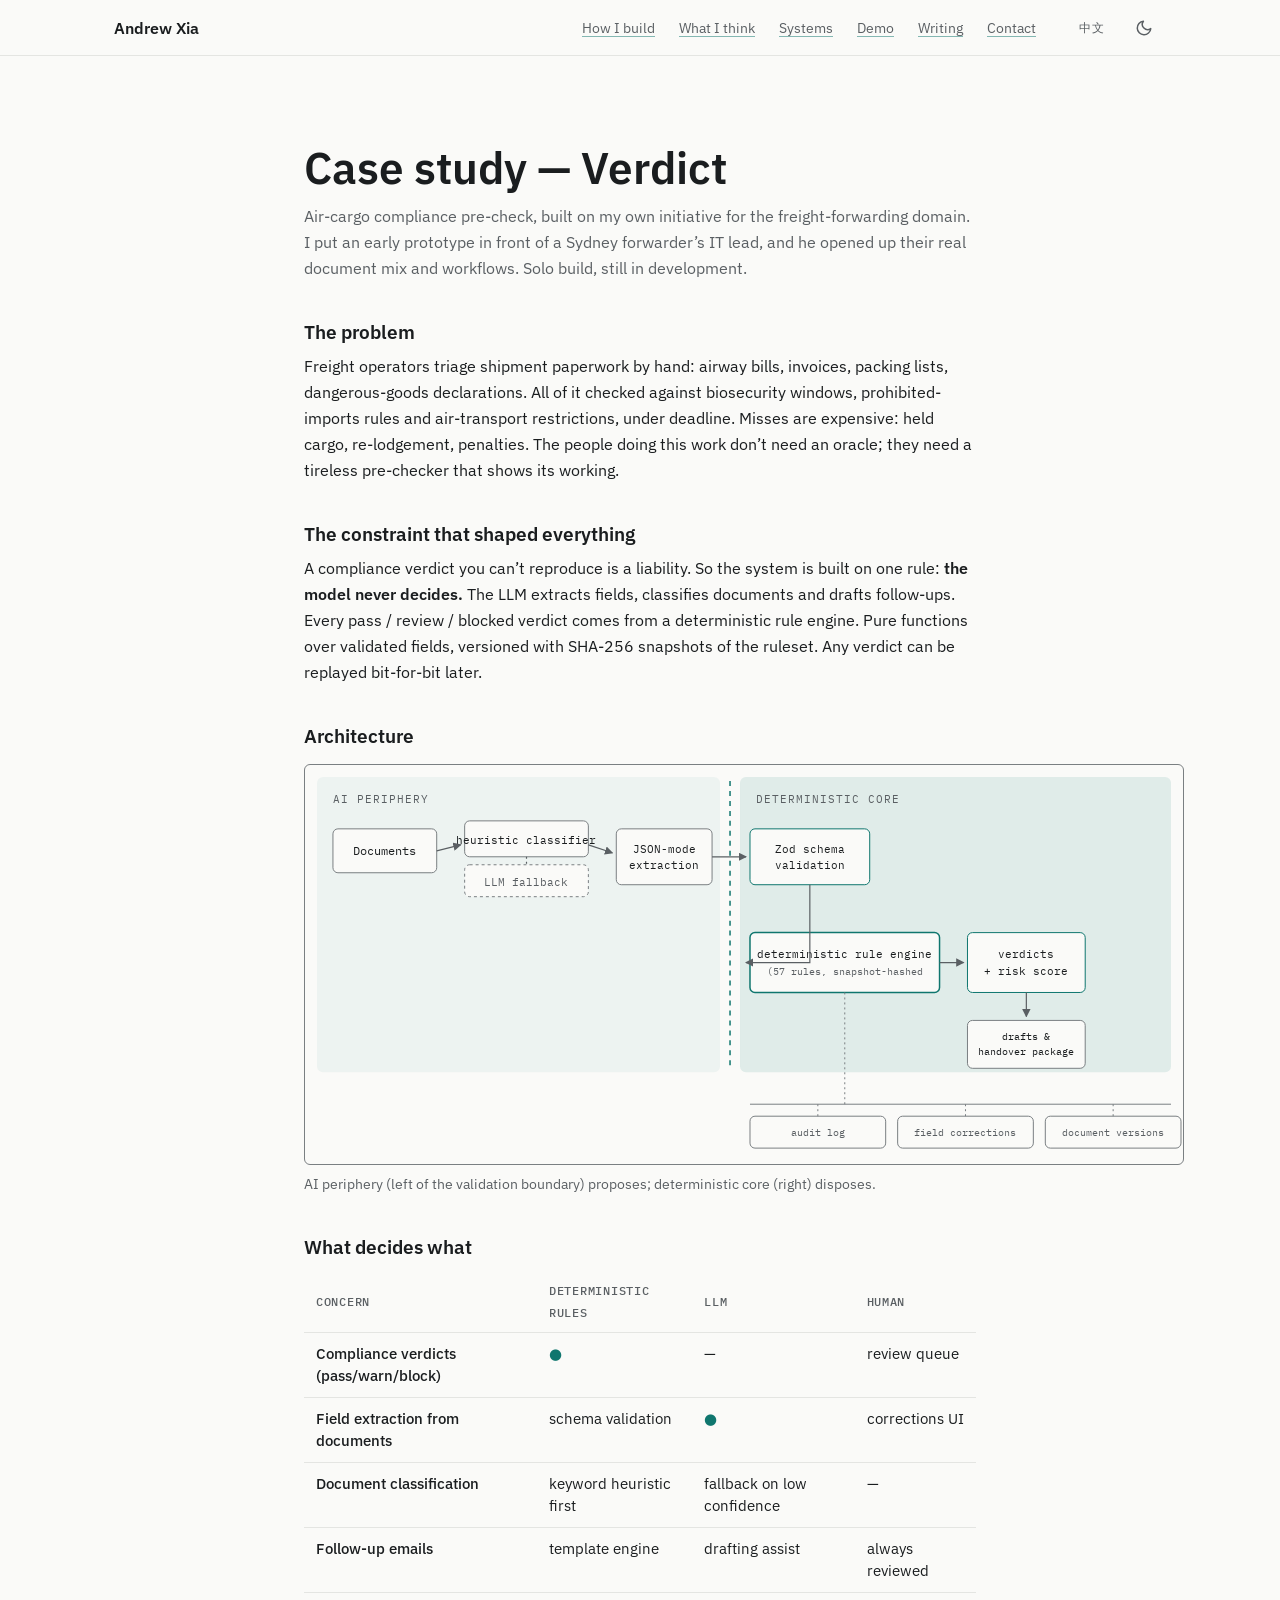
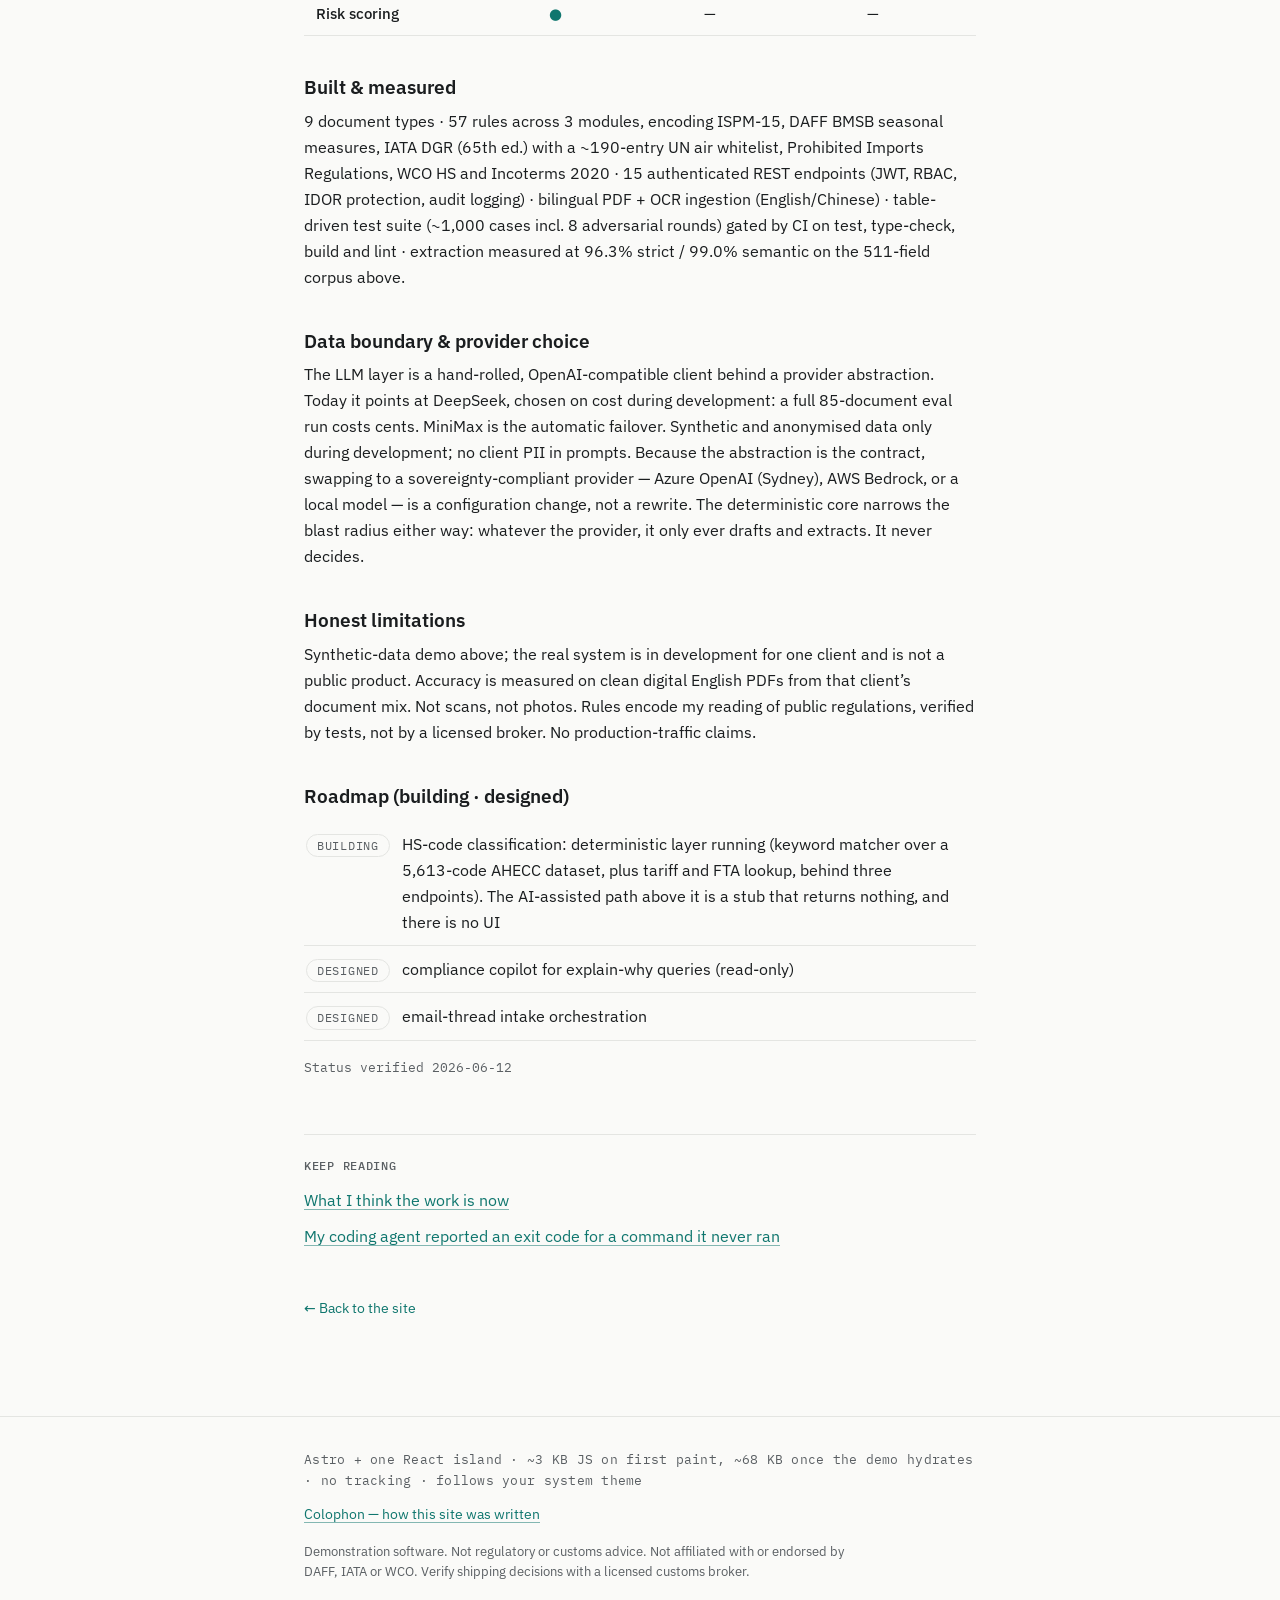
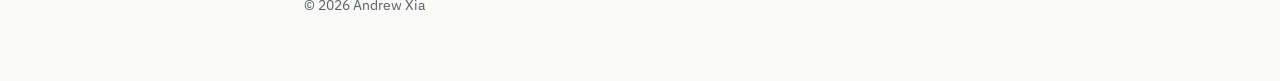
<file: case-study/index.html>
<!DOCTYPE html><html lang="en"> <head><meta charset="utf-8"><meta name="viewport" content="width=device-width, initial-scale=1"><title>Verdict — air-cargo compliance case study · Andrew Xia</title><meta name="description" content="Verdict: an LLM extracts air-cargo paperwork, a deterministic rule engine — never the model — issues every compliance verdict, and SHA-256 snapshots replay each one. Architecture, decisions, measured accuracy, and honest limitations."><link rel="canonical" href="https://hh0hh.com/case-study/"><link rel="alternate" hreflang="en" href="https://hh0hh.com/"><link rel="alternate" hreflang="zh-Hans" href="https://hh0hh.com/zh/"><link rel="alternate" hreflang="x-default" href="https://hh0hh.com/"><link rel="icon" type="image/svg+xml" href="/favicon.svg"><link rel="sitemap" href="/sitemap-index.xml"><link rel="preload" href="/fonts/ibm-plex-sans-latin-400-normal.woff2" as="font" type="font/woff2" crossorigin><link rel="preload" href="/fonts/ibm-plex-sans-latin-500-normal.woff2" as="font" type="font/woff2" crossorigin><link rel="preload" href="/fonts/ibm-plex-sans-latin-600-normal.woff2" as="font" type="font/woff2" crossorigin><link rel="preload" href="/fonts/ibm-plex-mono-latin-500-normal.woff2" as="font" type="font/woff2" crossorigin><meta property="og:title" content="Verdict — air-cargo compliance case study · Andrew Xia"><meta property="og:description" content="Verdict: an LLM extracts air-cargo paperwork, a deterministic rule engine — never the model — issues every compliance verdict, and SHA-256 snapshots replay each one. Architecture, decisions, measured accuracy, and honest limitations."><meta property="og:type" content="article"><meta property="og:url" content="https://hh0hh.com/case-study/"><meta property="og:locale" content="en_AU"><meta property="og:locale:alternate" content="zh_CN"><meta property="og:image" content="https://hh0hh.com/og.png"><meta property="og:image:width" content="1200"><meta property="og:image:height" content="630"><meta property="og:image:alt" content="Verdict — air-cargo compliance case study · Andrew Xia"><meta name="twitter:card" content="summary_large_image"><meta name="twitter:title" content="Verdict — air-cargo compliance case study · Andrew Xia"><meta name="twitter:description" content="Verdict: an LLM extracts air-cargo paperwork, a deterministic rule engine — never the model — issues every compliance verdict, and SHA-256 snapshots replay each one. Architecture, decisions, measured accuracy, and honest limitations."><meta name="twitter:image" content="https://hh0hh.com/og.png"><script type="application/ld+json">{"@context":"https://schema.org","@type":"TechArticle","@id":"https://hh0hh.com/case-study/#techarticle","headline":"Case study — Verdict","name":"Verdict — air-cargo compliance case study · Andrew Xia","description":"Verdict: an LLM extracts air-cargo paperwork, a deterministic rule engine — never the model — issues every compliance verdict, and SHA-256 snapshots replay each one. Architecture, decisions, measured accuracy, and honest limitations.","url":"https://hh0hh.com/case-study/","author":{"@type":"Person","@id":"https://hh0hh.com/#person","name":"Andrew Xia","url":"https://hh0hh.com/"},"dateModified":"2026-07-20","about":"Air-cargo compliance automation with a deterministic verdict engine"}</script><!--
  The rule catalogue this demo replays is published, not described:

    curl -s https://hh0hh.com/rules.json | sha256sum
    b439ef74dd39384928d1a2d4c1b8ee0799ef4533f627aea078ad106a4304987d

  Same digest is printed beside every finding above. If they ever disagree,
  the build is meant to fail before you ever see this page.
--><!-- theme pre-paint: runs before first paint so the dark toggle never FOUCs;
         system preference is respected on first visit --><script>
      (function () {
        try {
          var t = localStorage.getItem('theme');
          var dark = t ? t === 'dark' : window.matchMedia('(prefers-color-scheme: dark)').matches;
          if (dark) document.documentElement.setAttribute('data-theme', 'dark');
        } catch (e) {
          /* storage unavailable — stay light */
        }
      })();
    </script><link rel="stylesheet" href="/_astro/case-study.7oMEa3GX.css">
<style>.keep-reading[data-astro-cid-zdzbxq4x]{border-top:1px solid var(--hairline);margin-top:56px;padding-top:22px}.kr-label[data-astro-cid-zdzbxq4x]{color:var(--muted);margin:0 0 12px}.keep-reading[data-astro-cid-zdzbxq4x] ul[data-astro-cid-zdzbxq4x]{list-style:none;margin:0;padding:0;display:grid;gap:10px}.keep-reading[data-astro-cid-zdzbxq4x] a[data-astro-cid-zdzbxq4x]{font-size:16px}
.cs-more[data-astro-cid-zzz72t2a]{margin:22px 0 0;font-size:15px}
</style></head> <body> <a class="skip-link" href="#main">Skip to content</a> <header class="site-nav"> <nav class="nav-inner" aria-label="Primary"> <a class="nav-brand" href="/">Andrew Xia</a> <ul class="nav-links"> <li><a href="/#workflow" data-spy="workflow">How I build</a></li><li><a href="/#principles" data-spy="principles">What I think</a></li><li><a href="/#projects" data-spy="projects">Systems</a></li><li><a href="/#demo" data-spy="demo">Demo</a></li><li><a href="/#writing" data-spy="writing">Writing</a></li><li><a href="/#contact" data-spy="contact">Contact</a></li> </ul> <div class="nav-actions">  <a class="lang-switch mono-label" href="/zh/case-study/" hreflang="zh-Hans" lang="zh-Hans" rel="alternate" aria-label="切换到中文" data-lang-switch>中文</a> <button class="theme-toggle" type="button" data-label-dark="Switch to dark theme" data-label-light="Switch to light theme" aria-label="Switch to dark theme"> <svg class="icon-moon" width="18" height="18" viewBox="0 0 24 24" fill="none" stroke="currentColor" stroke-width="2" stroke-linecap="round" stroke-linejoin="round" aria-hidden="true"><path d="M21 12.79A9 9 0 1 1 11.21 3 7 7 0 0 0 21 12.79z"></path></svg> <svg class="icon-sun" width="18" height="18" viewBox="0 0 24 24" fill="none" stroke="currentColor" stroke-width="2" stroke-linecap="round" stroke-linejoin="round" aria-hidden="true"><circle cx="12" cy="12" r="4"></circle><path d="M12 2v2m0 16v2M4.93 4.93l1.41 1.41m11.32 11.32 1.41 1.41M2 12h2m16 0h2M4.93 19.07l1.41-1.41m11.32-11.32 1.41-1.41"></path></svg> </button>  </div> </nav> </header> <script type="module">const s=document.querySelector(".theme-toggle"),o=document.documentElement,c=()=>{if(!s)return;const e=o.getAttribute("data-theme")==="dark"?s.dataset.labelLight:s.dataset.labelDark;e&&s.setAttribute("aria-label",e)};c();s?.addEventListener("click",()=>{const t=o.getAttribute("data-theme")==="dark";t?o.removeAttribute("data-theme"):o.setAttribute("data-theme","dark");try{localStorage.setItem("theme",t?"light":"dark")}catch{}c()});const l=[...document.querySelectorAll(".nav-links a[data-spy]")],u=new Map(l.map(t=>[t.dataset.spy,t])),i=[...document.querySelectorAll("section[data-section]")].filter(t=>u.has(t.id));if(i.length>0&&"IntersectionObserver"in window){const t=r=>{for(const a of l)r!==null&&a.dataset.spy===r?a.setAttribute("aria-current","true"):a.removeAttribute("aria-current")},e=new Set,d=new IntersectionObserver(r=>{for(const n of r)n.isIntersecting?e.add(n.target.id):e.delete(n.target.id);const a=i.find(n=>e.has(n.id));t(a?a.id:null)},{rootMargin:"-56px 0px -55% 0px"});for(const r of i)d.observe(r)}</script>  <main id="main">  <p class="print-identity">Andrew Xia · https://hh0hh.com</p> <section id="case-study" data-section data-astro-cid-zzz72t2a> <div class="container" data-astro-cid-zzz72t2a> <div class="section-head" data-astro-cid-zzz72t2a> <h1 data-astro-cid-zzz72t2a="true">Case study — Verdict</h1> <p class="deck" data-astro-cid-zzz72t2a>Air-cargo compliance pre-check, built on my own initiative for the freight-forwarding domain. I put an early prototype in front of a Sydney forwarder’s IT lead, and he opened up their real document mix and workflows. Solo build, still in development.</p> </div> <div class="cs-block prose" data-astro-cid-zzz72t2a> <h3 data-astro-cid-zzz72t2a>The problem</h3> <p data-astro-cid-zzz72t2a>Freight operators triage shipment paperwork by hand: airway bills, invoices, packing lists, dangerous-goods declarations. All of it checked against biosecurity windows, prohibited-imports rules and air-transport restrictions, under deadline. Misses are expensive: held cargo, re-lodgement, penalties. The people doing this work don’t need an oracle; they need a tireless pre-checker that shows its working.</p> </div> <div class="cs-block prose" data-astro-cid-zzz72t2a> <h3 data-astro-cid-zzz72t2a>The constraint that shaped everything</h3> <p data-astro-cid-zzz72t2a>A compliance verdict you can’t reproduce is a liability. So the system is built on one rule: <strong data-astro-cid-zzz72t2a>the model never decides.</strong> The LLM extracts fields, classifies documents and drafts follow-ups. Every pass / review / blocked verdict comes from a deterministic rule engine. Pure functions over validated fields, versioned with SHA-256 snapshots of the ruleset. Any verdict can be replayed bit-for-bit later.</p> </div> <div class="cs-block" data-astro-cid-zzz72t2a> <h3 data-astro-cid-zzz72t2a>Architecture</h3> <figure class="arch-figure"> <div class="arch-scroll" tabindex="0" role="region" aria-label="AI periphery (left of the validation boundary) proposes; deterministic core (right) disposes."> <svg viewBox="0 0 880 400" xmlns="http://www.w3.org/2000/svg" role="img" aria-label="Documents → heuristic classifier → JSON-mode extraction → Zod schema validation → deterministic rule engine (57 rules, snapshot-hashed) → verdicts + risk score → drafts &#38; handover package"> <defs> <marker id="arr" viewBox="0 0 8 8" refX="7" refY="4" markerWidth="7" markerHeight="7" orient="auto-start-reverse"> <path d="M0 0L8 4L0 8z" fill="var(--muted)"></path> </marker> </defs> <!-- zones --> <rect x="12" y="12" width="404" height="296" rx="6" fill="var(--accent)" opacity="0.05"></rect> <rect x="436" y="12" width="432" height="296" rx="6" fill="var(--accent)" opacity="0.11"></rect> <text x="28" y="38" font-family="var(--font-mono)" font-size="11" letter-spacing="1" fill="var(--muted)">AI PERIPHERY</text> <text x="452" y="38" font-family="var(--font-mono)" font-size="11" letter-spacing="1" fill="var(--muted)">DETERMINISTIC CORE</text> <!-- validation boundary --> <line x1="426" y1="16" x2="426" y2="304" stroke="var(--accent)" stroke-width="1.5" stroke-dasharray="5 5"></line> <!-- row 1: AI periphery --> <g font-family="var(--font-mono)" font-size="12" fill="var(--ink)"> <rect x="28" y="64" width="104" height="44" rx="5" fill="var(--bg)" stroke="var(--diagram-stroke)"></rect> <text x="80" y="90" text-anchor="middle">Documents</text> <rect x="160" y="56" width="124" height="36" rx="5" fill="var(--bg)" stroke="var(--diagram-stroke)"></rect> <text x="222" y="79" text-anchor="middle" font-size="11">heuristic classifier</text> <rect x="160" y="100" width="124" height="32" rx="5" fill="var(--bg)" stroke="var(--diagram-stroke)" stroke-dasharray="3 3"></rect> <text x="222" y="121" text-anchor="middle" font-size="11" fill="var(--muted)">LLM fallback</text> <rect x="312" y="64" width="96" height="56" rx="5" fill="var(--bg)" stroke="var(--diagram-stroke)"></rect> <text x="360" y="88" text-anchor="middle" font-size="11">JSON-mode</text> <text x="360" y="104" text-anchor="middle" font-size="11">extraction</text> <!-- row 1: deterministic side --> <rect x="446" y="64" width="120" height="56" rx="5" fill="var(--bg)" stroke="var(--accent)"></rect> <text x="506" y="88" text-anchor="middle" font-size="11">Zod schema</text> <text x="506" y="104" text-anchor="middle" font-size="11">validation</text> <!-- row 2: core --> <rect x="446" y="168" width="190" height="60" rx="5" fill="var(--bg)" stroke="var(--accent)" stroke-width="1.5"></rect> <text x="541" y="193" text-anchor="middle" font-size="11">deterministic rule engine</text> <text x="541" y="210" text-anchor="middle" font-size="10" fill="var(--muted)">(57 rules, snapshot-hashed</text> <rect x="664" y="168" width="118" height="60" rx="5" fill="var(--bg)" stroke="var(--accent)"></rect> <text x="723" y="193" text-anchor="middle" font-size="11">verdicts</text> <text x="723" y="210" text-anchor="middle" font-size="11">+ risk score</text> <rect x="664" y="256" width="118" height="48" rx="5" fill="var(--bg)" stroke="var(--diagram-stroke)"></rect> <text x="723" y="276" text-anchor="middle" font-size="10">drafts &amp;</text> <text x="723" y="291" text-anchor="middle" font-size="10">handover package</text> </g> <!-- arrows --> <g stroke="var(--muted)" stroke-width="1.2" fill="none" marker-end="url(#arr)"> <line x1="132" y1="86" x2="156" y2="80"></line> <line x1="284" y1="80" x2="308" y2="88"></line> <line x1="408" y1="92" x2="442" y2="92"></line> <path d="M506 120 V198 H442"></path> <line x1="636" y1="198" x2="660" y2="198"></line> <line x1="723" y1="228" x2="723" y2="252"></line> </g> <line x1="222" y1="92" x2="222" y2="100" stroke="var(--muted)" stroke-width="1.2" stroke-dasharray="2 3"></line> <!-- side rail --> <g font-family="var(--font-mono)" font-size="10" fill="var(--muted)"> <line x1="446" y1="340" x2="868" y2="340" stroke="var(--diagram-stroke)" stroke-width="1"></line> <g> <rect x="446" y="352" width="136" height="32" rx="5" fill="var(--bg)" stroke="var(--diagram-stroke)"></rect> <text x="514" y="372" text-anchor="middle">audit log</text> <line x1="514" y1="340" x2="514" y2="352" stroke="var(--diagram-stroke)" stroke-dasharray="2 3"></line> </g><g> <rect x="594" y="352" width="136" height="32" rx="5" fill="var(--bg)" stroke="var(--diagram-stroke)"></rect> <text x="662" y="372" text-anchor="middle">field corrections</text> <line x1="662" y1="340" x2="662" y2="352" stroke="var(--diagram-stroke)" stroke-dasharray="2 3"></line> </g><g> <rect x="742" y="352" width="136" height="32" rx="5" fill="var(--bg)" stroke="var(--diagram-stroke)"></rect> <text x="810" y="372" text-anchor="middle">document versions</text> <line x1="810" y1="340" x2="810" y2="352" stroke="var(--diagram-stroke)" stroke-dasharray="2 3"></line> </g> <line x1="541" y1="228" x2="541" y2="340" stroke="var(--diagram-stroke)" stroke-dasharray="2 3"></line> </g> </svg> </div> <figcaption>AI periphery (left of the validation boundary) proposes; deterministic core (right) disposes.</figcaption> </figure> </div> <div class="cs-block" data-astro-cid-zzz72t2a> <h3 data-astro-cid-zzz72t2a>What decides what</h3> <div class="decisions-table-wrap" tabindex="0" role="region" aria-label="What decides what" data-astro-cid-zzz72t2a> <table class="decisions-table" data-astro-cid-zzz72t2a> <thead data-astro-cid-zzz72t2a> <tr data-astro-cid-zzz72t2a> <th scope="col" data-astro-cid-zzz72t2a>Concern</th><th scope="col" data-astro-cid-zzz72t2a>Deterministic rules</th><th scope="col" data-astro-cid-zzz72t2a>LLM</th><th scope="col" data-astro-cid-zzz72t2a>Human</th> </tr> </thead> <tbody data-astro-cid-zzz72t2a> <tr data-astro-cid-zzz72t2a> <td data-astro-cid-zzz72t2a>Compliance verdicts (pass/warn/block)</td><td data-astro-cid-zzz72t2a><span class="dot" data-astro-cid-zzz72t2a>●</span></td><td data-astro-cid-zzz72t2a>—</td><td data-astro-cid-zzz72t2a>review queue</td> </tr><tr data-astro-cid-zzz72t2a> <td data-astro-cid-zzz72t2a>Field extraction from documents</td><td data-astro-cid-zzz72t2a>schema validation</td><td data-astro-cid-zzz72t2a><span class="dot" data-astro-cid-zzz72t2a>●</span></td><td data-astro-cid-zzz72t2a>corrections UI</td> </tr><tr data-astro-cid-zzz72t2a> <td data-astro-cid-zzz72t2a>Document classification</td><td data-astro-cid-zzz72t2a>keyword heuristic first</td><td data-astro-cid-zzz72t2a>fallback on low confidence</td><td data-astro-cid-zzz72t2a>—</td> </tr><tr data-astro-cid-zzz72t2a> <td data-astro-cid-zzz72t2a>Follow-up emails</td><td data-astro-cid-zzz72t2a>template engine</td><td data-astro-cid-zzz72t2a>drafting assist</td><td data-astro-cid-zzz72t2a>always reviewed</td> </tr><tr data-astro-cid-zzz72t2a> <td data-astro-cid-zzz72t2a>Risk scoring</td><td data-astro-cid-zzz72t2a><span class="dot" data-astro-cid-zzz72t2a>●</span></td><td data-astro-cid-zzz72t2a>—</td><td data-astro-cid-zzz72t2a>—</td> </tr> </tbody> </table> </div> </div> <div class="cs-block prose" data-astro-cid-zzz72t2a> <h3 data-astro-cid-zzz72t2a>Built &amp; measured</h3> <p data-astro-cid-zzz72t2a>9 document types · 57 rules across 3 modules, encoding ISPM-15, DAFF BMSB seasonal measures, IATA DGR (65th ed.) with a ~190-entry UN air whitelist, Prohibited Imports Regulations, WCO HS and Incoterms 2020 · 15 authenticated REST endpoints (JWT, RBAC, IDOR protection, audit logging) · bilingual PDF + OCR ingestion (English/Chinese) · table-driven test suite (~1,000 cases incl. 8 adversarial rounds) gated by CI on test, type-check, build and lint · extraction measured at 96.3% strict / 99.0% semantic on the 511-field corpus above.</p> </div> <div class="cs-block prose" data-astro-cid-zzz72t2a> <h3 data-astro-cid-zzz72t2a>Data boundary &amp; provider choice</h3> <p data-astro-cid-zzz72t2a>The LLM layer is a hand-rolled, OpenAI-compatible client behind a provider abstraction. Today it points at DeepSeek, chosen on cost during development: a full 85-document eval run costs cents. MiniMax is the automatic failover. Synthetic and anonymised data only during development; no client PII in prompts. Because the abstraction is the contract, swapping to a sovereignty-compliant provider — Azure OpenAI (Sydney), AWS Bedrock, or a local model — is a configuration change, not a rewrite. The deterministic core narrows the blast radius either way: whatever the provider, it only ever drafts and extracts. It never decides.</p> </div> <div class="cs-block prose" data-astro-cid-zzz72t2a> <h3 data-astro-cid-zzz72t2a>Honest limitations</h3> <p data-astro-cid-zzz72t2a>Synthetic-data demo above; the real system is in development for one client and is not a public product. Accuracy is measured on clean digital English PDFs from that client’s document mix. Not scans, not photos. Rules encode my reading of public regulations, verified by tests, not by a licensed broker. No production-traffic claims.</p> </div> <div class="cs-block" data-astro-cid-zzz72t2a> <h3 data-astro-cid-zzz72t2a>Roadmap (building · designed)</h3> <ul class="roadmap-list" data-astro-cid-zzz72t2a> <li data-astro-cid-zzz72t2a> <span class="status-chip" data-astro-cid-zzz72t2a>building</span> <span data-astro-cid-zzz72t2a>HS-code classification: deterministic layer running (keyword matcher over a 5,613-code AHECC dataset, plus tariff and FTA lookup, behind three endpoints). The AI-assisted path above it is a stub that returns nothing, and there is no UI</span> </li><li data-astro-cid-zzz72t2a> <span class="status-chip" data-astro-cid-zzz72t2a>designed</span> <span data-astro-cid-zzz72t2a>compliance copilot for explain-why queries (read-only)</span> </li><li data-astro-cid-zzz72t2a> <span class="status-chip" data-astro-cid-zzz72t2a>designed</span> <span data-astro-cid-zzz72t2a>email-thread intake orchestration</span> </li> </ul> <p class="roadmap-verified" data-astro-cid-zzz72t2a>Status verified 2026-06-12</p> </div>  </div> </section>  <div class="container"> <nav class="keep-reading" aria-label="Keep reading" data-astro-cid-zdzbxq4x><p class="kr-label mono-label" data-astro-cid-zdzbxq4x>Keep reading</p><ul data-astro-cid-zdzbxq4x><li data-astro-cid-zdzbxq4x><a href="/principles/" data-astro-cid-zdzbxq4x>What I think the work is now</a></li><li data-astro-cid-zdzbxq4x><a href="/writing/exit-code-for-a-command-it-never-ran/" data-astro-cid-zdzbxq4x>My coding agent reported an exit code for a command it never ran</a></li></ul></nav> <a class="backlink" href="/">← Back to the site</a> </div> </main>  <footer class="site-footer"> <div class="container"> <p class="stack-line">Astro + one React island · ~3 KB JS on first paint, ~68 KB once the demo hydrates · no tracking · follows your system theme</p> <p><a href="/colophon/">Colophon — how this site was written</a></p> <p class="disclaimer">Demonstration software. Not regulatory or customs advice. Not affiliated with or endorsed by DAFF, IATA or WCO. Verify shipping decisions with a licensed customs broker.</p> <p>© 2026 Andrew Xia</p> </div> </footer> </body></html>
</file>
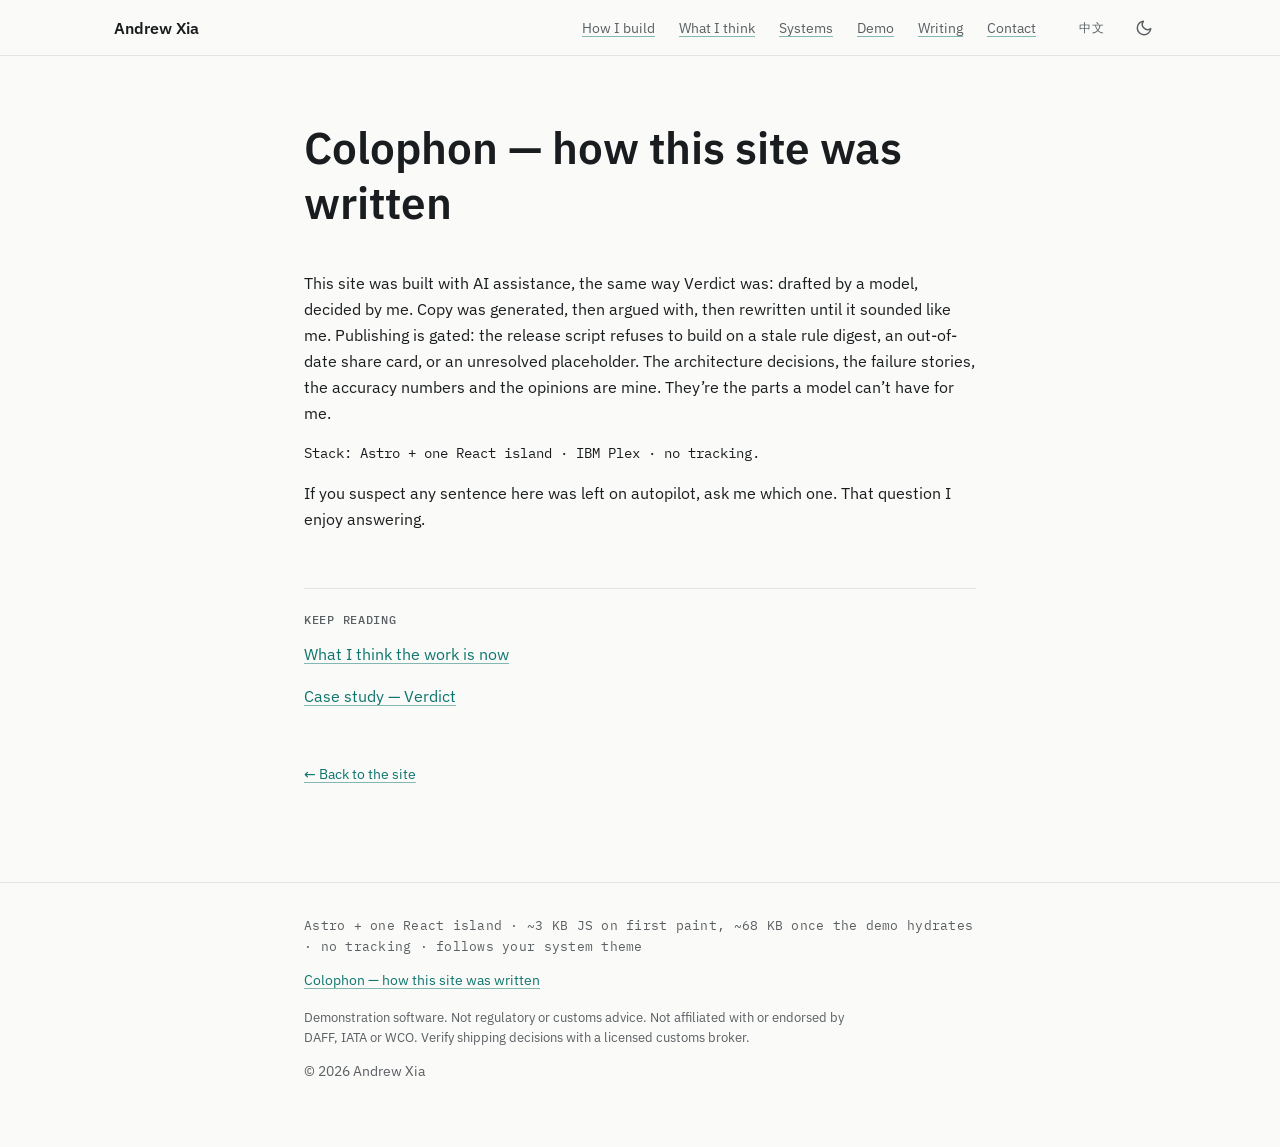
<file: colophon/index.html>
<!DOCTYPE html><html lang="en"> <head><meta charset="utf-8"><meta name="viewport" content="width=device-width, initial-scale=1"><title>Colophon — how this site was written — Andrew Xia</title><meta name="description" content="How this site was written: drafted with AI assistance, then argued with and rewritten until it sounded like me. The architecture, the numbers and the opinions are mine."><link rel="canonical" href="https://hh0hh.com/colophon/"><link rel="alternate" hreflang="en" href="https://hh0hh.com/"><link rel="alternate" hreflang="zh-Hans" href="https://hh0hh.com/zh/"><link rel="alternate" hreflang="x-default" href="https://hh0hh.com/"><link rel="icon" type="image/svg+xml" href="/favicon.svg"><link rel="sitemap" href="/sitemap-index.xml"><link rel="preload" href="/fonts/ibm-plex-sans-latin-400-normal.woff2" as="font" type="font/woff2" crossorigin><link rel="preload" href="/fonts/ibm-plex-sans-latin-500-normal.woff2" as="font" type="font/woff2" crossorigin><link rel="preload" href="/fonts/ibm-plex-sans-latin-600-normal.woff2" as="font" type="font/woff2" crossorigin><link rel="preload" href="/fonts/ibm-plex-mono-latin-500-normal.woff2" as="font" type="font/woff2" crossorigin><meta property="og:title" content="Colophon — how this site was written — Andrew Xia"><meta property="og:description" content="How this site was written: drafted with AI assistance, then argued with and rewritten until it sounded like me. The architecture, the numbers and the opinions are mine."><meta property="og:type" content="website"><meta property="og:url" content="https://hh0hh.com/colophon/"><meta property="og:locale" content="en_AU"><meta property="og:locale:alternate" content="zh_CN"><meta property="og:image" content="https://hh0hh.com/og.png"><meta property="og:image:width" content="1200"><meta property="og:image:height" content="630"><meta property="og:image:alt" content="Colophon — how this site was written — Andrew Xia"><meta name="twitter:card" content="summary_large_image"><meta name="twitter:title" content="Colophon — how this site was written — Andrew Xia"><meta name="twitter:description" content="How this site was written: drafted with AI assistance, then argued with and rewritten until it sounded like me. The architecture, the numbers and the opinions are mine."><meta name="twitter:image" content="https://hh0hh.com/og.png"><!--
  The rule catalogue this demo replays is published, not described:

    curl -s https://hh0hh.com/rules.json | sha256sum
    b439ef74dd39384928d1a2d4c1b8ee0799ef4533f627aea078ad106a4304987d

  Same digest is printed beside every finding above. If they ever disagree,
  the build is meant to fail before you ever see this page.
--><!-- theme pre-paint: runs before first paint so the dark toggle never FOUCs;
         system preference is respected on first visit --><script>
      (function () {
        try {
          var t = localStorage.getItem('theme');
          var dark = t ? t === 'dark' : window.matchMedia('(prefers-color-scheme: dark)').matches;
          if (dark) document.documentElement.setAttribute('data-theme', 'dark');
        } catch (e) {
          /* storage unavailable — stay light */
        }
      })();
    </script><link rel="stylesheet" href="/_astro/case-study.7oMEa3GX.css">
<style>.keep-reading[data-astro-cid-zdzbxq4x]{border-top:1px solid var(--hairline);margin-top:56px;padding-top:22px}.kr-label[data-astro-cid-zdzbxq4x]{color:var(--muted);margin:0 0 12px}.keep-reading[data-astro-cid-zdzbxq4x] ul[data-astro-cid-zdzbxq4x]{list-style:none;margin:0;padding:0;display:grid;gap:10px}.keep-reading[data-astro-cid-zdzbxq4x] a[data-astro-cid-zdzbxq4x]{font-size:16px}
</style></head> <body> <a class="skip-link" href="#main">Skip to content</a> <header class="site-nav"> <nav class="nav-inner" aria-label="Primary"> <a class="nav-brand" href="/">Andrew Xia</a> <ul class="nav-links"> <li><a href="/#workflow" data-spy="workflow">How I build</a></li><li><a href="/#principles" data-spy="principles">What I think</a></li><li><a href="/#projects" data-spy="projects">Systems</a></li><li><a href="/#demo" data-spy="demo">Demo</a></li><li><a href="/#writing" data-spy="writing">Writing</a></li><li><a href="/#contact" data-spy="contact">Contact</a></li> </ul> <div class="nav-actions">  <a class="lang-switch mono-label" href="/zh/colophon/" hreflang="zh-Hans" lang="zh-Hans" rel="alternate" aria-label="切换到中文" data-lang-switch>中文</a> <button class="theme-toggle" type="button" data-label-dark="Switch to dark theme" data-label-light="Switch to light theme" aria-label="Switch to dark theme"> <svg class="icon-moon" width="18" height="18" viewBox="0 0 24 24" fill="none" stroke="currentColor" stroke-width="2" stroke-linecap="round" stroke-linejoin="round" aria-hidden="true"><path d="M21 12.79A9 9 0 1 1 11.21 3 7 7 0 0 0 21 12.79z"></path></svg> <svg class="icon-sun" width="18" height="18" viewBox="0 0 24 24" fill="none" stroke="currentColor" stroke-width="2" stroke-linecap="round" stroke-linejoin="round" aria-hidden="true"><circle cx="12" cy="12" r="4"></circle><path d="M12 2v2m0 16v2M4.93 4.93l1.41 1.41m11.32 11.32 1.41 1.41M2 12h2m16 0h2M4.93 19.07l1.41-1.41m11.32-11.32 1.41-1.41"></path></svg> </button>  </div> </nav> </header> <script type="module">const s=document.querySelector(".theme-toggle"),o=document.documentElement,c=()=>{if(!s)return;const e=o.getAttribute("data-theme")==="dark"?s.dataset.labelLight:s.dataset.labelDark;e&&s.setAttribute("aria-label",e)};c();s?.addEventListener("click",()=>{const t=o.getAttribute("data-theme")==="dark";t?o.removeAttribute("data-theme"):o.setAttribute("data-theme","dark");try{localStorage.setItem("theme",t?"light":"dark")}catch{}c()});const l=[...document.querySelectorAll(".nav-links a[data-spy]")],u=new Map(l.map(t=>[t.dataset.spy,t])),i=[...document.querySelectorAll("section[data-section]")].filter(t=>u.has(t.id));if(i.length>0&&"IntersectionObserver"in window){const t=r=>{for(const a of l)r!==null&&a.dataset.spy===r?a.setAttribute("aria-current","true"):a.removeAttribute("aria-current")},e=new Set,d=new IntersectionObserver(r=>{for(const n of r)n.isIntersecting?e.add(n.target.id):e.delete(n.target.id);const a=i.find(n=>e.has(n.id));t(a?a.id:null)},{rootMargin:"-56px 0px -55% 0px"});for(const r of i)d.observe(r)}</script>  <main id="main" class="page-main"> <div class="container"> <article class="prose"> <header class="article-header"> <h1>Colophon — how this site was written</h1> </header> <p>This site was built with AI assistance, the same way Verdict was: drafted by a model, decided by me. Copy was generated, then argued with, then rewritten until it sounded like me. Publishing is gated: the release script refuses to build on a stale rule digest, an out-of-date share card, or an unresolved placeholder. The architecture decisions, the failure stories, the accuracy numbers and the opinions are mine. They’re the parts a model can’t have for me.</p> <p class="mono small"> Stack: Astro + one React island · IBM Plex · no tracking.
</p> <p>If you suspect any sentence here was left on autopilot, ask me which one. That question I enjoy answering.</p> <nav class="keep-reading" aria-label="Keep reading" data-astro-cid-zdzbxq4x><p class="kr-label mono-label" data-astro-cid-zdzbxq4x>Keep reading</p><ul data-astro-cid-zdzbxq4x><li data-astro-cid-zdzbxq4x><a href="/principles/" data-astro-cid-zdzbxq4x>What I think the work is now</a></li><li data-astro-cid-zdzbxq4x><a href="/case-study/" data-astro-cid-zdzbxq4x>Case study — Verdict</a></li></ul></nav> <a class="backlink" href="/">← Back to the site</a> </article> </div> </main>  <footer class="site-footer"> <div class="container"> <p class="stack-line">Astro + one React island · ~3 KB JS on first paint, ~68 KB once the demo hydrates · no tracking · follows your system theme</p> <p><a href="/colophon/">Colophon — how this site was written</a></p> <p class="disclaimer">Demonstration software. Not regulatory or customs advice. Not affiliated with or endorsed by DAFF, IATA or WCO. Verify shipping decisions with a licensed customs broker.</p> <p>© 2026 Andrew Xia</p> </div> </footer> </body></html>
</file>
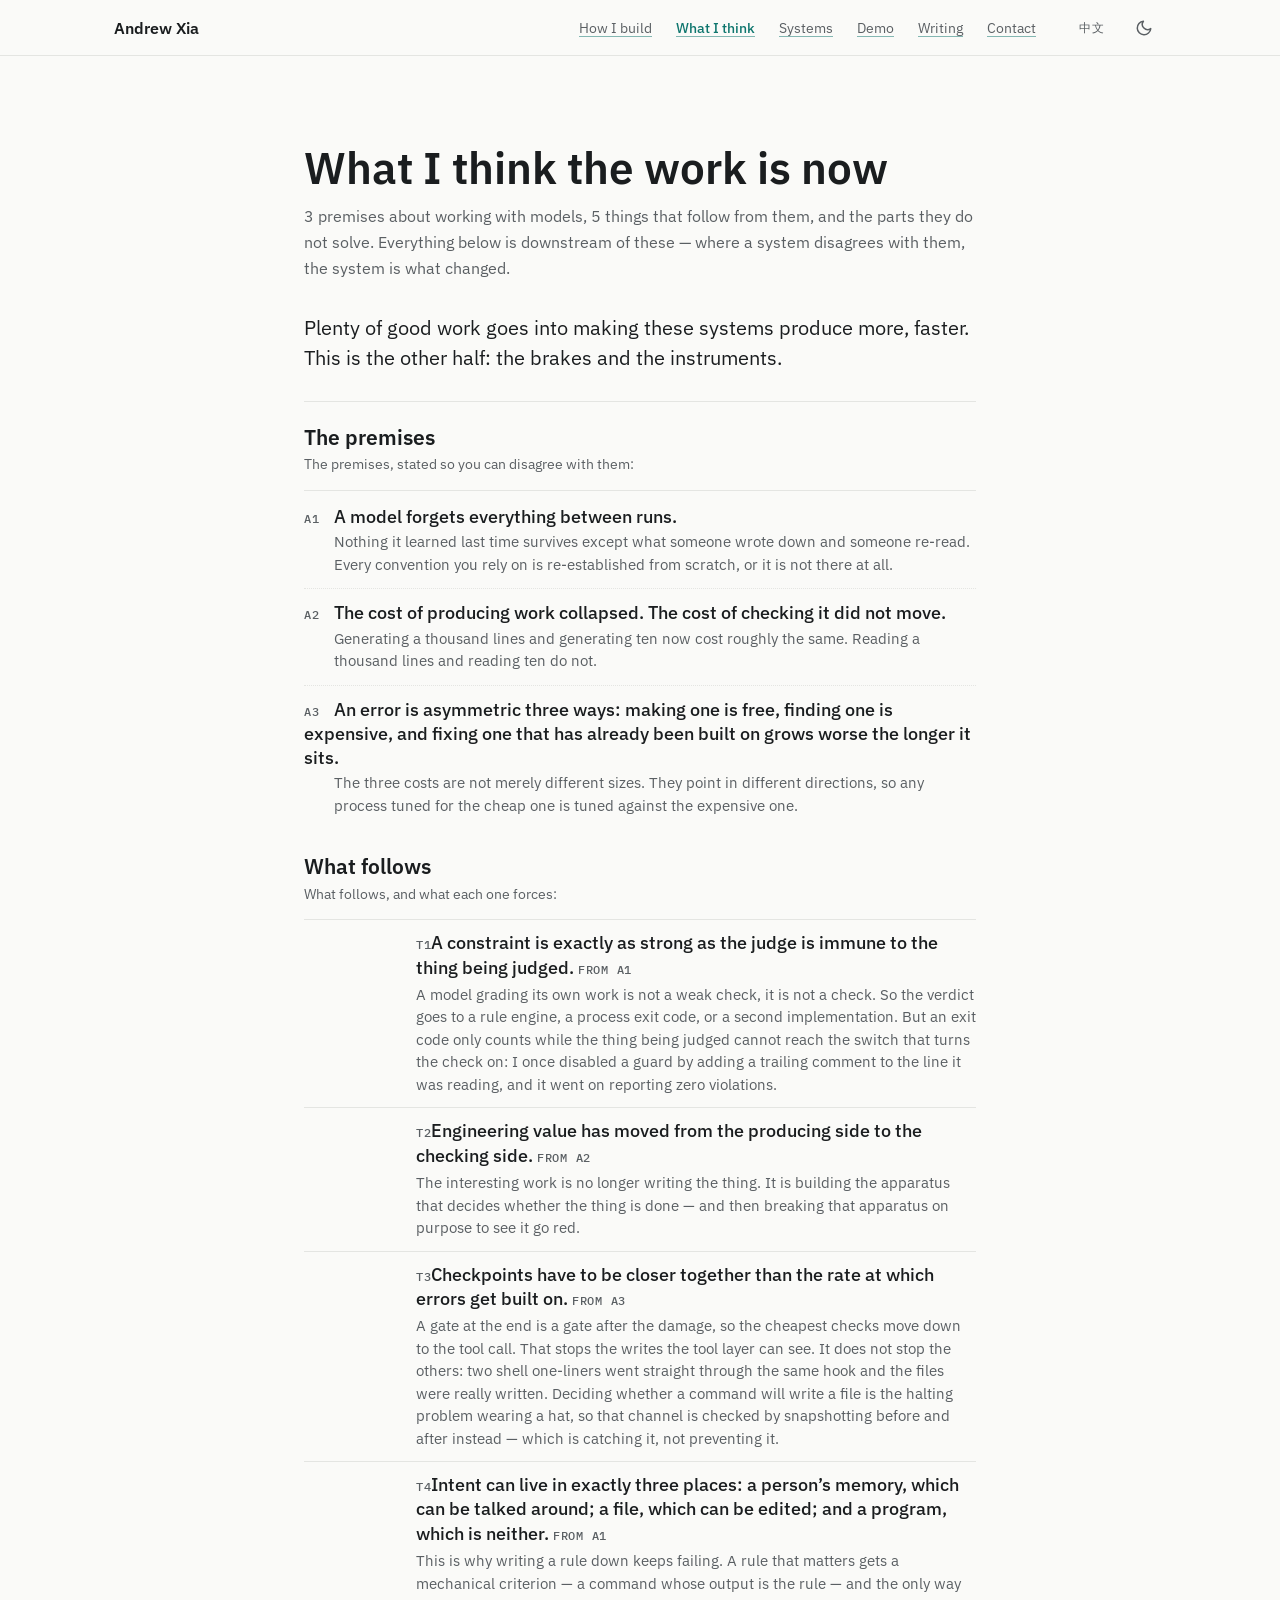
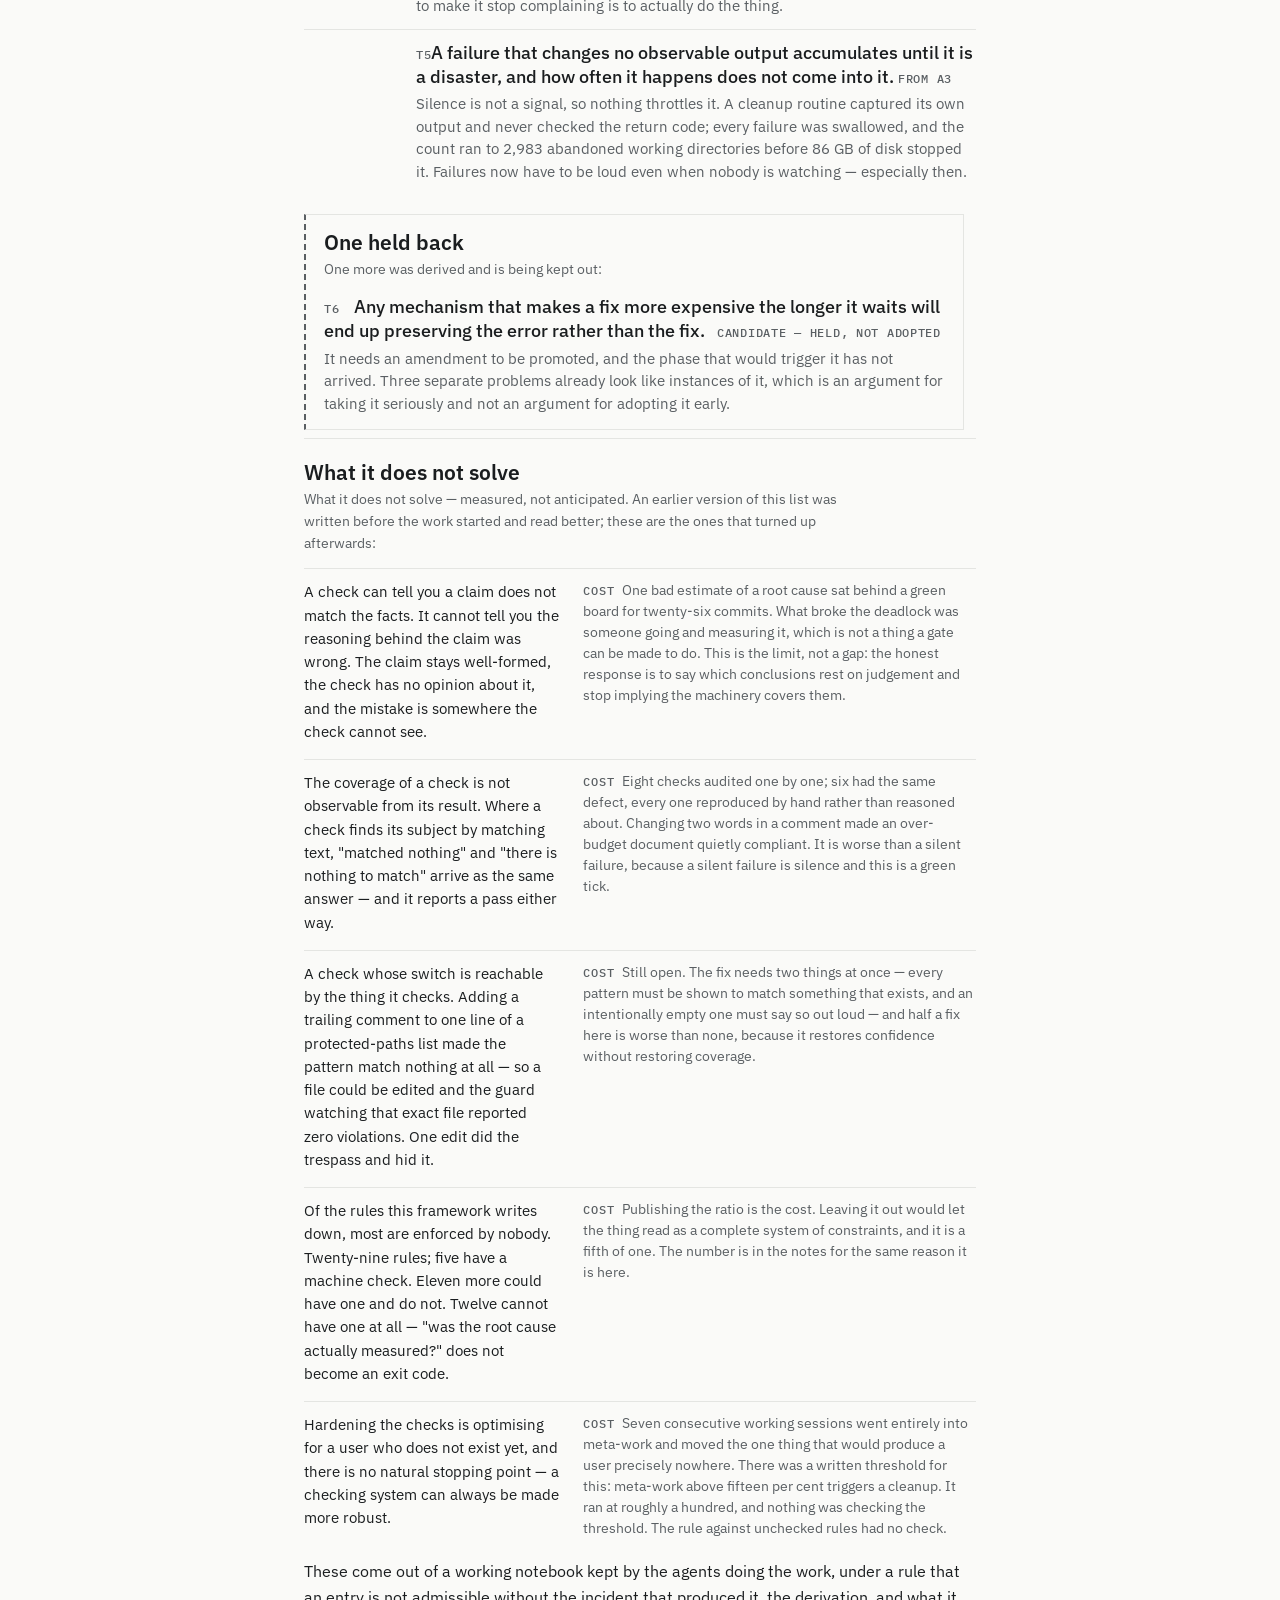
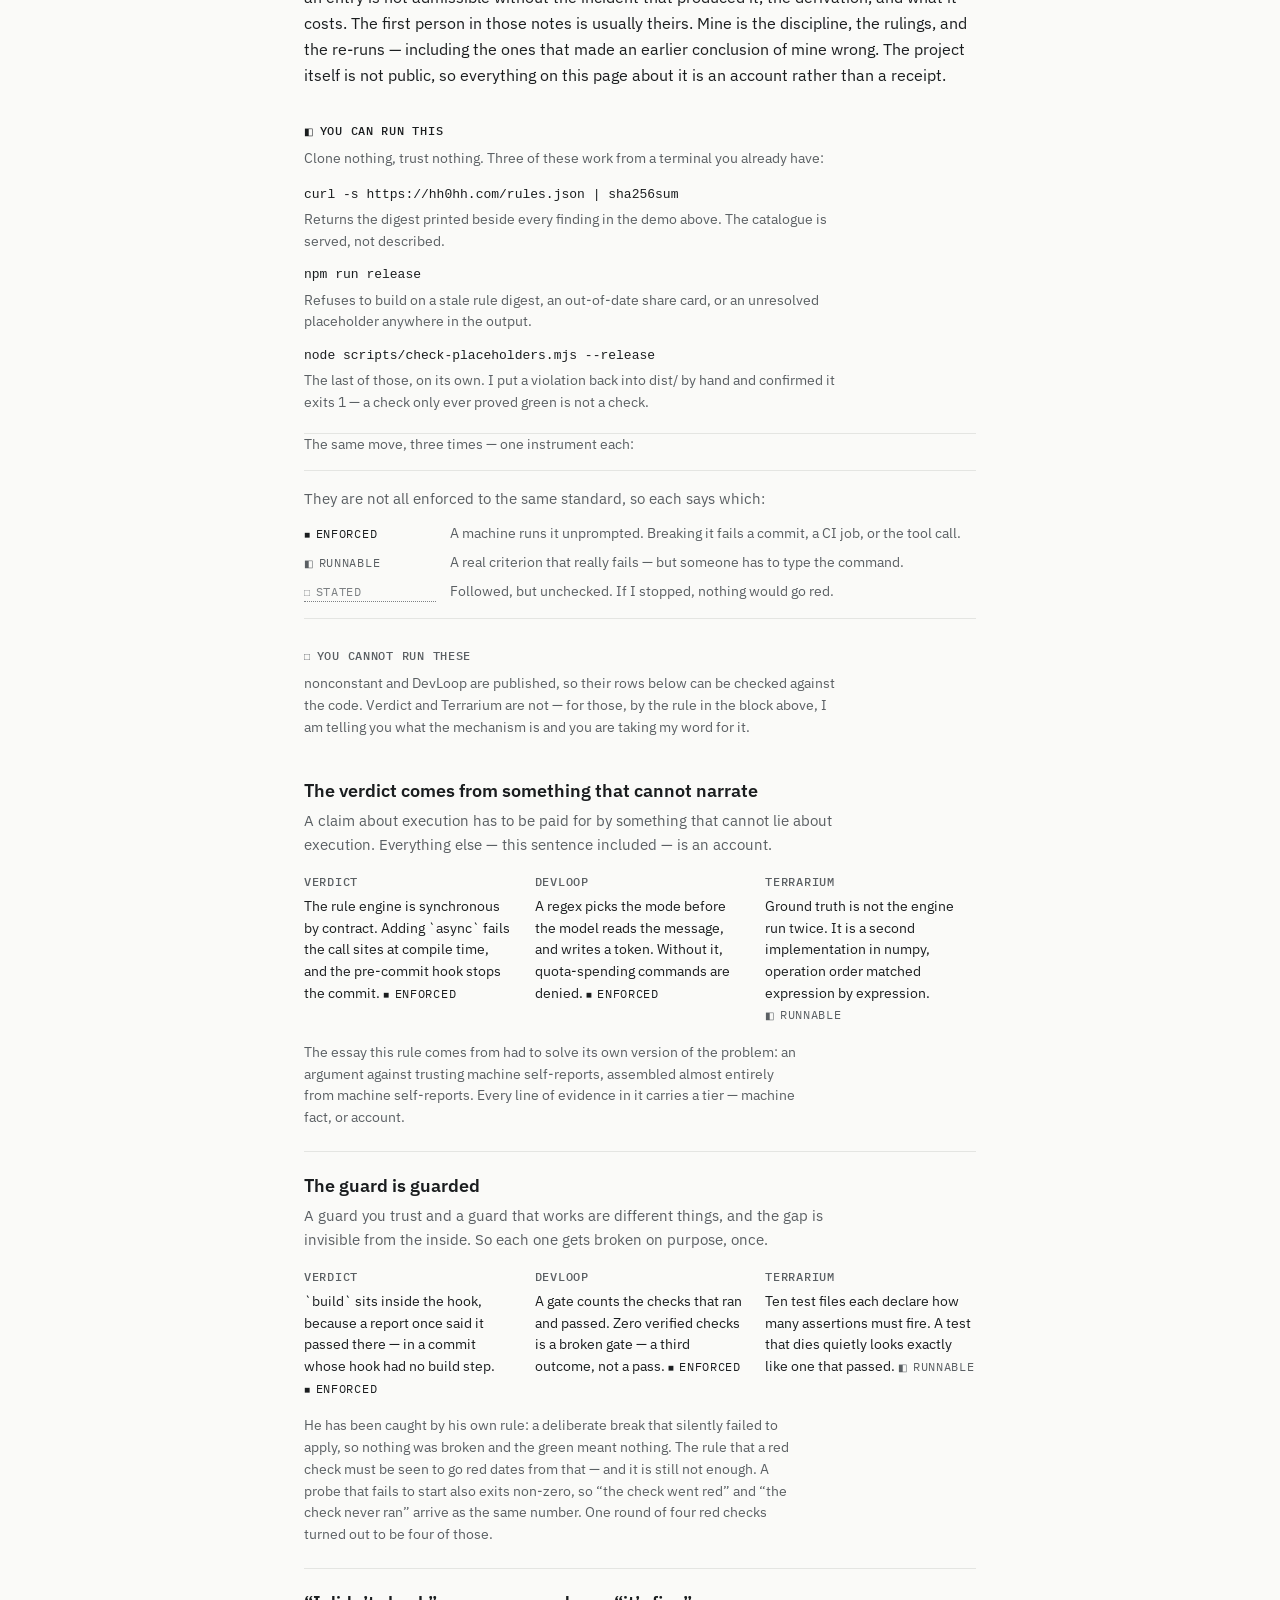
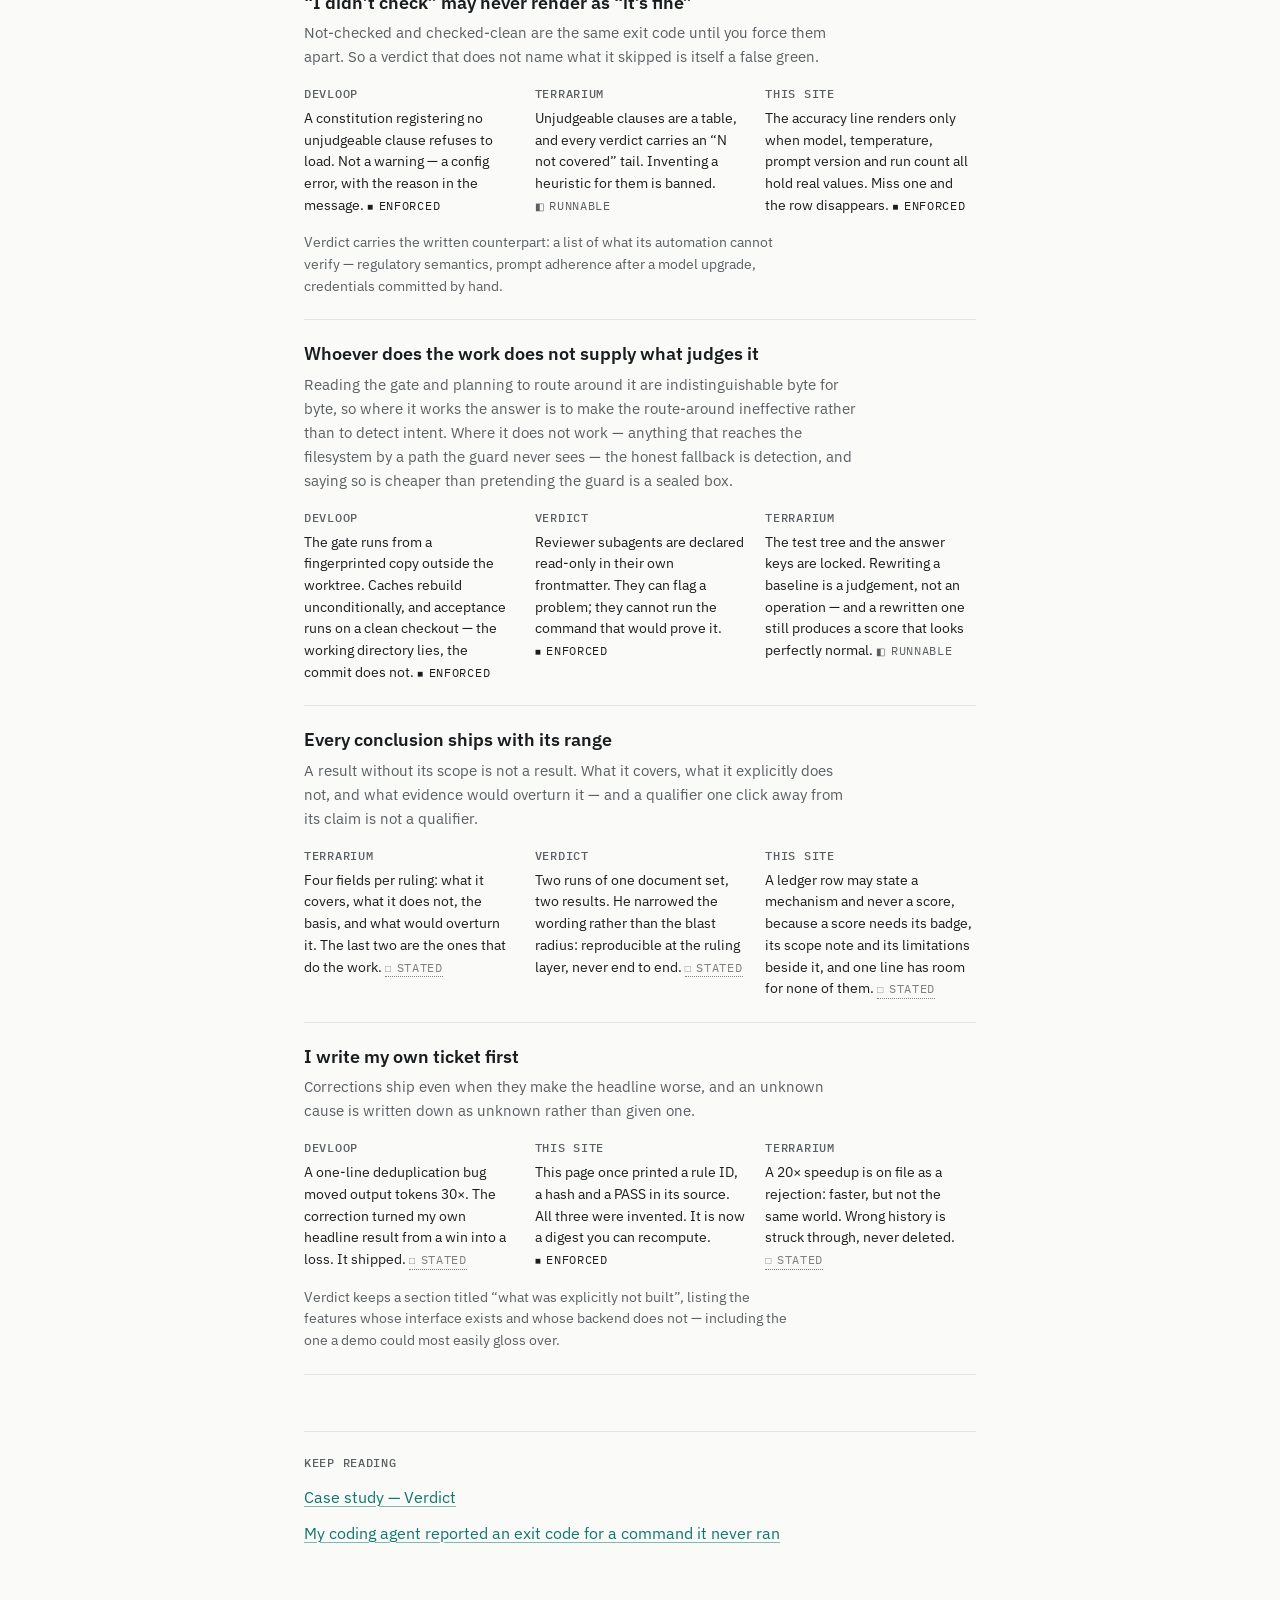
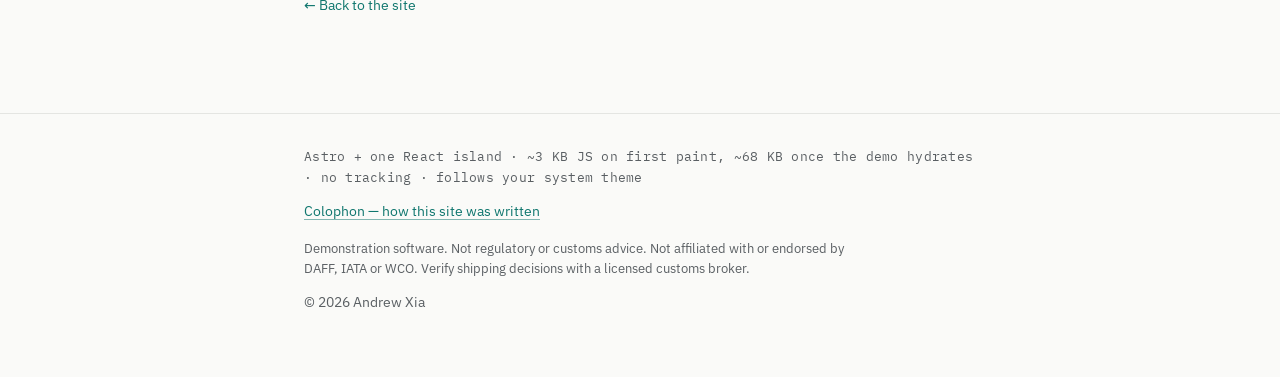
<file: principles/index.html>
<!DOCTYPE html><html lang="en"> <head><meta charset="utf-8"><meta name="viewport" content="width=device-width, initial-scale=1"><title>What I think the work is now — Andrew Xia</title><meta name="description" content="The rule three systems share: the uncertain part proposes, and something that cannot describe its own work decides. Each instance is labelled with what actually enforces it — a hook, a command someone has to type, or nothing at all."><link rel="canonical" href="https://hh0hh.com/principles/"><link rel="alternate" hreflang="en" href="https://hh0hh.com/"><link rel="alternate" hreflang="zh-Hans" href="https://hh0hh.com/zh/"><link rel="alternate" hreflang="x-default" href="https://hh0hh.com/"><link rel="icon" type="image/svg+xml" href="/favicon.svg"><link rel="sitemap" href="/sitemap-index.xml"><link rel="preload" href="/fonts/ibm-plex-sans-latin-400-normal.woff2" as="font" type="font/woff2" crossorigin><link rel="preload" href="/fonts/ibm-plex-sans-latin-500-normal.woff2" as="font" type="font/woff2" crossorigin><link rel="preload" href="/fonts/ibm-plex-sans-latin-600-normal.woff2" as="font" type="font/woff2" crossorigin><link rel="preload" href="/fonts/ibm-plex-mono-latin-500-normal.woff2" as="font" type="font/woff2" crossorigin><meta property="og:title" content="What I think the work is now — Andrew Xia"><meta property="og:description" content="The rule three systems share: the uncertain part proposes, and something that cannot describe its own work decides. Each instance is labelled with what actually enforces it — a hook, a command someone has to type, or nothing at all."><meta property="og:type" content="website"><meta property="og:url" content="https://hh0hh.com/principles/"><meta property="og:locale" content="en_AU"><meta property="og:locale:alternate" content="zh_CN"><meta property="og:image" content="https://hh0hh.com/og.png"><meta property="og:image:width" content="1200"><meta property="og:image:height" content="630"><meta property="og:image:alt" content="What I think the work is now — Andrew Xia"><meta name="twitter:card" content="summary_large_image"><meta name="twitter:title" content="What I think the work is now — Andrew Xia"><meta name="twitter:description" content="The rule three systems share: the uncertain part proposes, and something that cannot describe its own work decides. Each instance is labelled with what actually enforces it — a hook, a command someone has to type, or nothing at all."><meta name="twitter:image" content="https://hh0hh.com/og.png"><script type="application/ld+json">{"@context":"https://schema.org","@type":"WebPage","@id":"https://hh0hh.com/principles/#webpage","name":"What I think the work is now — Andrew Xia","description":"The rule three systems share: the uncertain part proposes, and something that cannot describe its own work decides. Each instance is labelled with what actually enforces it — a hook, a command someone has to type, or nothing at all.","url":"https://hh0hh.com/principles/","isPartOf":{"@id":"https://hh0hh.com/#website"},"dateModified":"2026-07-20"}</script><!--
  The rule catalogue this demo replays is published, not described:

    curl -s https://hh0hh.com/rules.json | sha256sum
    b439ef74dd39384928d1a2d4c1b8ee0799ef4533f627aea078ad106a4304987d

  Same digest is printed beside every finding above. If they ever disagree,
  the build is meant to fail before you ever see this page.
--><!-- theme pre-paint: runs before first paint so the dark toggle never FOUCs;
         system preference is respected on first visit --><script>
      (function () {
        try {
          var t = localStorage.getItem('theme');
          var dark = t ? t === 'dark' : window.matchMedia('(prefers-color-scheme: dark)').matches;
          if (dark) document.documentElement.setAttribute('data-theme', 'dark');
        } catch (e) {
          /* storage unavailable — stay light */
        }
      })();
    </script><link rel="stylesheet" href="/_astro/case-study.7oMEa3GX.css">
<style>.keep-reading[data-astro-cid-zdzbxq4x]{border-top:1px solid var(--hairline);margin-top:56px;padding-top:22px}.kr-label[data-astro-cid-zdzbxq4x]{color:var(--muted);margin:0 0 12px}.keep-reading[data-astro-cid-zdzbxq4x] ul[data-astro-cid-zdzbxq4x]{list-style:none;margin:0;padding:0;display:grid;gap:10px}.keep-reading[data-astro-cid-zdzbxq4x] a[data-astro-cid-zdzbxq4x]{font-size:16px}
</style>
<link rel="stylesheet" href="/_astro/index.B4LxtGWT.css"></head> <body> <a class="skip-link" href="#main">Skip to content</a> <header class="site-nav"> <nav class="nav-inner" aria-label="Primary"> <a class="nav-brand" href="/">Andrew Xia</a> <ul class="nav-links"> <li><a href="/#workflow" data-spy="workflow">How I build</a></li><li><a href="/#principles" data-spy="principles">What I think</a></li><li><a href="/#projects" data-spy="projects">Systems</a></li><li><a href="/#demo" data-spy="demo">Demo</a></li><li><a href="/#writing" data-spy="writing">Writing</a></li><li><a href="/#contact" data-spy="contact">Contact</a></li> </ul> <div class="nav-actions">  <a class="lang-switch mono-label" href="/zh/principles/" hreflang="zh-Hans" lang="zh-Hans" rel="alternate" aria-label="切换到中文" data-lang-switch>中文</a> <button class="theme-toggle" type="button" data-label-dark="Switch to dark theme" data-label-light="Switch to light theme" aria-label="Switch to dark theme"> <svg class="icon-moon" width="18" height="18" viewBox="0 0 24 24" fill="none" stroke="currentColor" stroke-width="2" stroke-linecap="round" stroke-linejoin="round" aria-hidden="true"><path d="M21 12.79A9 9 0 1 1 11.21 3 7 7 0 0 0 21 12.79z"></path></svg> <svg class="icon-sun" width="18" height="18" viewBox="0 0 24 24" fill="none" stroke="currentColor" stroke-width="2" stroke-linecap="round" stroke-linejoin="round" aria-hidden="true"><circle cx="12" cy="12" r="4"></circle><path d="M12 2v2m0 16v2M4.93 4.93l1.41 1.41m11.32 11.32 1.41 1.41M2 12h2m16 0h2M4.93 19.07l1.41-1.41m11.32-11.32 1.41-1.41"></path></svg> </button>  </div> </nav> </header> <script type="module">const s=document.querySelector(".theme-toggle"),o=document.documentElement,c=()=>{if(!s)return;const e=o.getAttribute("data-theme")==="dark"?s.dataset.labelLight:s.dataset.labelDark;e&&s.setAttribute("aria-label",e)};c();s?.addEventListener("click",()=>{const t=o.getAttribute("data-theme")==="dark";t?o.removeAttribute("data-theme"):o.setAttribute("data-theme","dark");try{localStorage.setItem("theme",t?"light":"dark")}catch{}c()});const l=[...document.querySelectorAll(".nav-links a[data-spy]")],u=new Map(l.map(t=>[t.dataset.spy,t])),i=[...document.querySelectorAll("section[data-section]")].filter(t=>u.has(t.id));if(i.length>0&&"IntersectionObserver"in window){const t=r=>{for(const a of l)r!==null&&a.dataset.spy===r?a.setAttribute("aria-current","true"):a.removeAttribute("aria-current")},e=new Set,d=new IntersectionObserver(r=>{for(const n of r)n.isIntersecting?e.add(n.target.id):e.delete(n.target.id);const a=i.find(n=>e.has(n.id));t(a?a.id:null)},{rootMargin:"-56px 0px -55% 0px"});for(const r of i)d.observe(r)}</script>  <main id="main"> <section id="principles" data-section data-print-hide data-astro-cid-xfs72xng> <div class="container" data-astro-cid-xfs72xng> <div class="section-head" data-astro-cid-xfs72xng> <h1 data-astro-cid-xfs72xng="true">What I think the work is now</h1> <p class="deck" data-astro-cid-xfs72xng>3 premises about working with models, 5 things that follow from them, and the parts they do not solve. Everything below is downstream of these — where a system disagrees with them, the system is what changed.</p> </div> <p class="stance" data-astro-cid-xfs72xng>Plenty of good work goes into making these systems produce more, faster. This is the other half: the brakes and the instruments.</p>  <div class="derivation" data-astro-cid-xfs72xng> <h3 class="deriv-head" data-astro-cid-xfs72xng>The premises</h3> <p class="block-lead" data-astro-cid-xfs72xng>The premises, stated so you can disagree with them:</p> <ol class="axioms" data-astro-cid-xfs72xng> <li data-astro-cid-xfs72xng> <p class="ax-claim" data-astro-cid-xfs72xng><span class="ax-id mono-label" data-astro-cid-xfs72xng>A1</span>A model forgets everything between runs.</p> <p class="ax-because" data-astro-cid-xfs72xng>Nothing it learned last time survives except what someone wrote down and someone re-read. Every convention you rely on is re-established from scratch, or it is not there at all.</p> </li><li data-astro-cid-xfs72xng> <p class="ax-claim" data-astro-cid-xfs72xng><span class="ax-id mono-label" data-astro-cid-xfs72xng>A2</span>The cost of producing work collapsed. The cost of checking it did not move.</p> <p class="ax-because" data-astro-cid-xfs72xng>Generating a thousand lines and generating ten now cost roughly the same. Reading a thousand lines and reading ten do not.</p> </li><li data-astro-cid-xfs72xng> <p class="ax-claim" data-astro-cid-xfs72xng><span class="ax-id mono-label" data-astro-cid-xfs72xng>A3</span>An error is asymmetric three ways: making one is free, finding one is expensive, and fixing one that has already been built on grows worse the longer it sits.</p> <p class="ax-because" data-astro-cid-xfs72xng>The three costs are not merely different sizes. They point in different directions, so any process tuned for the cheap one is tuned against the expensive one.</p> </li> </ol> <h3 class="deriv-head" data-astro-cid-xfs72xng>What follows</h3> <p class="block-lead" data-astro-cid-xfs72xng>What follows, and what each one forces:</p> <ol class="theorems" data-astro-cid-xfs72xng> <li data-astro-cid-xfs72xng> <p class="ax-claim" data-astro-cid-xfs72xng> <span class="ax-id mono-label" data-astro-cid-xfs72xng>T1</span>A constraint is exactly as strong as the judge is immune to the thing being judged. <span class="ax-from mono-label" data-astro-cid-xfs72xng>from A1</span> </p> <p class="ax-because" data-astro-cid-xfs72xng>A model grading its own work is not a weak check, it is not a check. So the verdict goes to a rule engine, a process exit code, or a second implementation. But an exit code only counts while the thing being judged cannot reach the switch that turns the check on: I once disabled a guard by adding a trailing comment to the line it was reading, and it went on reporting zero violations.</p> </li><li data-astro-cid-xfs72xng> <p class="ax-claim" data-astro-cid-xfs72xng> <span class="ax-id mono-label" data-astro-cid-xfs72xng>T2</span>Engineering value has moved from the producing side to the checking side. <span class="ax-from mono-label" data-astro-cid-xfs72xng>from A2</span> </p> <p class="ax-because" data-astro-cid-xfs72xng>The interesting work is no longer writing the thing. It is building the apparatus that decides whether the thing is done — and then breaking that apparatus on purpose to see it go red.</p> </li><li data-astro-cid-xfs72xng> <p class="ax-claim" data-astro-cid-xfs72xng> <span class="ax-id mono-label" data-astro-cid-xfs72xng>T3</span>Checkpoints have to be closer together than the rate at which errors get built on. <span class="ax-from mono-label" data-astro-cid-xfs72xng>from A3</span> </p> <p class="ax-because" data-astro-cid-xfs72xng>A gate at the end is a gate after the damage, so the cheapest checks move down to the tool call. That stops the writes the tool layer can see. It does not stop the others: two shell one-liners went straight through the same hook and the files were really written. Deciding whether a command will write a file is the halting problem wearing a hat, so that channel is checked by snapshotting before and after instead — which is catching it, not preventing it.</p> </li><li data-astro-cid-xfs72xng> <p class="ax-claim" data-astro-cid-xfs72xng> <span class="ax-id mono-label" data-astro-cid-xfs72xng>T4</span>Intent can live in exactly three places: a person’s memory, which can be talked around; a file, which can be edited; and a program, which is neither. <span class="ax-from mono-label" data-astro-cid-xfs72xng>from A1</span> </p> <p class="ax-because" data-astro-cid-xfs72xng>This is why writing a rule down keeps failing. A rule that matters gets a mechanical criterion — a command whose output is the rule — and the only way to make it stop complaining is to actually do the thing.</p> </li><li data-astro-cid-xfs72xng> <p class="ax-claim" data-astro-cid-xfs72xng> <span class="ax-id mono-label" data-astro-cid-xfs72xng>T5</span>A failure that changes no observable output accumulates until it is a disaster, and how often it happens does not come into it. <span class="ax-from mono-label" data-astro-cid-xfs72xng>from A3</span> </p> <p class="ax-because" data-astro-cid-xfs72xng>Silence is not a signal, so nothing throttles it. A cleanup routine captured its own output and never checked the return code; every failure was swallowed, and the count ran to 2,983 abandoned working directories before 86 GB of disk stopped it. Failures now have to be loud even when nobody is watching — especially then.</p> </li> </ol>  <div class="candidate" data-astro-cid-xfs72xng> <h3 class="deriv-head" data-astro-cid-xfs72xng>One held back</h3> <p class="block-lead" data-astro-cid-xfs72xng>One more was derived and is being kept out:</p> <p class="ax-claim" data-astro-cid-xfs72xng> <span class="ax-id mono-label" data-astro-cid-xfs72xng>T6</span>Any mechanism that makes a fix more expensive the longer it waits will end up preserving the error rather than the fix. <span class="ax-from mono-label" data-astro-cid-xfs72xng>candidate — held, not adopted</span> </p> <p class="ax-because" data-astro-cid-xfs72xng>It needs an amendment to be promoted, and the phase that would trigger it has not arrived. Three separate problems already look like instances of it, which is an argument for taking it seriously and not an argument for adopting it early.</p> </div>  <div class="not-solved" data-astro-cid-xfs72xng> <h3 class="deriv-head" data-astro-cid-xfs72xng>What it does not solve</h3> <p class="block-lead" data-astro-cid-xfs72xng>What it does not solve — measured, not anticipated. An earlier version of this list was written before the work started and read better; these are the ones that turned up afterwards:</p>  <ul class="ns-list" data-astro-cid-xfs72xng> <li data-astro-cid-xfs72xng> <p class="ns-problem" data-astro-cid-xfs72xng>A check can tell you a claim does not match the facts. It cannot tell you the reasoning behind the claim was wrong. The claim stays well-formed, the check has no opinion about it, and the mistake is somewhere the check cannot see.</p> <p class="ns-cost" data-astro-cid-xfs72xng><span class="ns-cost-label mono-label" data-astro-cid-xfs72xng>COST</span>One bad estimate of a root cause sat behind a green board for twenty-six commits. What broke the deadlock was someone going and measuring it, which is not a thing a gate can be made to do. This is the limit, not a gap: the honest response is to say which conclusions rest on judgement and stop implying the machinery covers them.</p> </li><li data-astro-cid-xfs72xng> <p class="ns-problem" data-astro-cid-xfs72xng>The coverage of a check is not observable from its result. Where a check finds its subject by matching text, &quot;matched nothing&quot; and &quot;there is nothing to match&quot; arrive as the same answer — and it reports a pass either way.</p> <p class="ns-cost" data-astro-cid-xfs72xng><span class="ns-cost-label mono-label" data-astro-cid-xfs72xng>COST</span>Eight checks audited one by one; six had the same defect, every one reproduced by hand rather than reasoned about. Changing two words in a comment made an over-budget document quietly compliant. It is worse than a silent failure, because a silent failure is silence and this is a green tick.</p> </li><li data-astro-cid-xfs72xng> <p class="ns-problem" data-astro-cid-xfs72xng>A check whose switch is reachable by the thing it checks. Adding a trailing comment to one line of a protected-paths list made the pattern match nothing at all — so a file could be edited and the guard watching that exact file reported zero violations. One edit did the trespass and hid it.</p> <p class="ns-cost" data-astro-cid-xfs72xng><span class="ns-cost-label mono-label" data-astro-cid-xfs72xng>COST</span>Still open. The fix needs two things at once — every pattern must be shown to match something that exists, and an intentionally empty one must say so out loud — and half a fix here is worse than none, because it restores confidence without restoring coverage.</p> </li><li data-astro-cid-xfs72xng> <p class="ns-problem" data-astro-cid-xfs72xng>Of the rules this framework writes down, most are enforced by nobody. Twenty-nine rules; five have a machine check. Eleven more could have one and do not. Twelve cannot have one at all — &quot;was the root cause actually measured?&quot; does not become an exit code.</p> <p class="ns-cost" data-astro-cid-xfs72xng><span class="ns-cost-label mono-label" data-astro-cid-xfs72xng>COST</span>Publishing the ratio is the cost. Leaving it out would let the thing read as a complete system of constraints, and it is a fifth of one. The number is in the notes for the same reason it is here.</p> </li><li data-astro-cid-xfs72xng> <p class="ns-problem" data-astro-cid-xfs72xng>Hardening the checks is optimising for a user who does not exist yet, and there is no natural stopping point — a checking system can always be made more robust.</p> <p class="ns-cost" data-astro-cid-xfs72xng><span class="ns-cost-label mono-label" data-astro-cid-xfs72xng>COST</span>Seven consecutive working sessions went entirely into meta-work and moved the one thing that would produce a user precisely nowhere. There was a written threshold for this: meta-work above fifteen per cent triggers a cleanup. It ran at roughly a hundred, and nothing was checking the threshold. The rule against unchecked rules had no check.</p> </li> </ul>  </div>  <p class="source-note" data-astro-cid-xfs72xng>These come out of a working notebook kept by the agents doing the work, under a rule that an entry is not admissible without the incident that produced it, the derivation, and what it costs. The first person in those notes is usually theirs. Mine is the discipline, the rulings, and the re-runs — including the ones that made an earlier conclusion of mine wrong. The project itself is not public, so everything on this page about it is an account rather than a receipt.</p> </div>  <div class="runnable tier-runnable" data-astro-cid-xfs72xng> <p class="block-label mono-label" data-astro-cid-xfs72xng> <span class="tier-glyph" aria-hidden="true" data-astro-cid-xfs72xng>◧</span>YOU CAN RUN THIS </p> <p class="block-lead" data-astro-cid-xfs72xng>Clone nothing, trust nothing. Three of these work from a terminal you already have:</p> <ul class="check-list" data-astro-cid-xfs72xng> <li data-astro-cid-xfs72xng> <code data-astro-cid-xfs72xng>curl -s https://hh0hh.com/rules.json | sha256sum</code> <span class="check-what" data-astro-cid-xfs72xng>Returns the digest printed beside every finding in the demo above. The catalogue is served, not described.</span> </li><li data-astro-cid-xfs72xng> <code data-astro-cid-xfs72xng>npm run release</code> <span class="check-what" data-astro-cid-xfs72xng>Refuses to build on a stale rule digest, an out-of-date share card, or an unresolved placeholder anywhere in the output.</span> </li><li data-astro-cid-xfs72xng> <code data-astro-cid-xfs72xng>node scripts/check-placeholders.mjs --release</code> <span class="check-what" data-astro-cid-xfs72xng>The last of those, on its own. I put a violation back into dist/ by hand and confirmed it exits 1 — a check only ever proved green is not a check.</span> </li> </ul> </div>   <p class="block-lead instances-lead" data-astro-cid-xfs72xng>The same move, three times — one instrument each:</p> <div class="legend" data-astro-cid-xfs72xng> <p class="legend-lead" data-astro-cid-xfs72xng>They are not all enforced to the same standard, so each says which:</p> <ul class="legend-list" data-astro-cid-xfs72xng> <li class="legend-item tier-enforced" data-astro-cid-xfs72xng> <span class="tier-tag" data-astro-cid-xfs72xng> <span class="tier-glyph" aria-hidden="true" data-astro-cid-xfs72xng>■</span>ENFORCED </span> <span class="legend-def" data-astro-cid-xfs72xng>A machine runs it unprompted. Breaking it fails a commit, a CI job, or the tool call.</span> </li><li class="legend-item tier-runnable" data-astro-cid-xfs72xng> <span class="tier-tag" data-astro-cid-xfs72xng> <span class="tier-glyph" aria-hidden="true" data-astro-cid-xfs72xng>◧</span>RUNNABLE </span> <span class="legend-def" data-astro-cid-xfs72xng>A real criterion that really fails — but someone has to type the command.</span> </li><li class="legend-item tier-stated" data-astro-cid-xfs72xng> <span class="tier-tag" data-astro-cid-xfs72xng> <span class="tier-glyph" aria-hidden="true" data-astro-cid-xfs72xng>□</span>STATED </span> <span class="legend-def" data-astro-cid-xfs72xng>Followed, but unchecked. If I stopped, nothing would go red.</span> </li> </ul> </div> <div class="accounts-head" data-astro-cid-xfs72xng> <p class="block-label mono-label" data-astro-cid-xfs72xng> <span class="tier-glyph" aria-hidden="true" data-astro-cid-xfs72xng>□</span>YOU CANNOT RUN THESE </p> <p class="block-lead" data-astro-cid-xfs72xng>nonconstant and DevLoop are published, so their rows below can be checked against the code. Verdict and Terrarium are not — for those, by the rule in the block above, I am telling you what the mechanism is and you are taking my word for it.</p> </div> <div class="pillars" data-astro-cid-xfs72xng> <div class="pillar" data-astro-cid-xfs72xng> <div class="pillar-head" data-astro-cid-xfs72xng> <h3 data-astro-cid-xfs72xng>The verdict comes from something that cannot narrate</h3> <p class="pillar-line" data-astro-cid-xfs72xng>A claim about execution has to be paid for by something that cannot lie about execution. Everything else — this sentence included — is an account.</p> </div> <div class="instances" data-astro-cid-xfs72xng> <div class="instance tier-enforced" data-astro-cid-xfs72xng> <p class="ins-system mono-label" data-astro-cid-xfs72xng>Verdict</p> <p class="ins-what" data-astro-cid-xfs72xng> The rule engine is synchronous by contract. Adding `async` fails the call sites at compile time, and the pre-commit hook stops the commit.  <span class="tier-tag" data-astro-cid-xfs72xng> <span class="tier-glyph" aria-hidden="true" data-astro-cid-xfs72xng>■</span>ENFORCED </span> </p> </div><div class="instance tier-enforced" data-astro-cid-xfs72xng> <p class="ins-system mono-label" data-astro-cid-xfs72xng>DevLoop</p> <p class="ins-what" data-astro-cid-xfs72xng> A regex picks the mode before the model reads the message, and writes a token. Without it, quota-spending commands are denied.  <span class="tier-tag" data-astro-cid-xfs72xng> <span class="tier-glyph" aria-hidden="true" data-astro-cid-xfs72xng>■</span>ENFORCED </span> </p> </div><div class="instance tier-runnable" data-astro-cid-xfs72xng> <p class="ins-system mono-label" data-astro-cid-xfs72xng>Terrarium</p> <p class="ins-what" data-astro-cid-xfs72xng> Ground truth is not the engine run twice. It is a second implementation in numpy, operation order matched expression by expression.  <span class="tier-tag" data-astro-cid-xfs72xng> <span class="tier-glyph" aria-hidden="true" data-astro-cid-xfs72xng>◧</span>RUNNABLE </span> </p> </div> </div>  <p class="pillar-also" data-astro-cid-xfs72xng>The essay this rule comes from had to solve its own version of the problem: an argument against trusting machine self-reports, assembled almost entirely from machine self-reports. Every line of evidence in it carries a tier — machine fact, or account.</p> </div><div class="pillar" data-astro-cid-xfs72xng> <div class="pillar-head" data-astro-cid-xfs72xng> <h3 data-astro-cid-xfs72xng>The guard is guarded</h3> <p class="pillar-line" data-astro-cid-xfs72xng>A guard you trust and a guard that works are different things, and the gap is invisible from the inside. So each one gets broken on purpose, once.</p> </div> <div class="instances" data-astro-cid-xfs72xng> <div class="instance tier-enforced" data-astro-cid-xfs72xng> <p class="ins-system mono-label" data-astro-cid-xfs72xng>Verdict</p> <p class="ins-what" data-astro-cid-xfs72xng> `build` sits inside the hook, because a report once said it passed there — in a commit whose hook had no build step.  <span class="tier-tag" data-astro-cid-xfs72xng> <span class="tier-glyph" aria-hidden="true" data-astro-cid-xfs72xng>■</span>ENFORCED </span> </p> </div><div class="instance tier-enforced" data-astro-cid-xfs72xng> <p class="ins-system mono-label" data-astro-cid-xfs72xng>DevLoop</p> <p class="ins-what" data-astro-cid-xfs72xng> A gate counts the checks that ran and passed. Zero verified checks is a broken gate — a third outcome, not a pass.  <span class="tier-tag" data-astro-cid-xfs72xng> <span class="tier-glyph" aria-hidden="true" data-astro-cid-xfs72xng>■</span>ENFORCED </span> </p> </div><div class="instance tier-runnable" data-astro-cid-xfs72xng> <p class="ins-system mono-label" data-astro-cid-xfs72xng>Terrarium</p> <p class="ins-what" data-astro-cid-xfs72xng> Ten test files each declare how many assertions must fire. A test that dies quietly looks exactly like one that passed.  <span class="tier-tag" data-astro-cid-xfs72xng> <span class="tier-glyph" aria-hidden="true" data-astro-cid-xfs72xng>◧</span>RUNNABLE </span> </p> </div> </div>  <p class="pillar-also" data-astro-cid-xfs72xng>He has been caught by his own rule: a deliberate break that silently failed to apply, so nothing was broken and the green meant nothing. The rule that a red check must be seen to go red dates from that — and it is still not enough. A probe that fails to start also exits non-zero, so “the check went red” and “the check never ran” arrive as the same number. One round of four red checks turned out to be four of those.</p> </div><div class="pillar" data-astro-cid-xfs72xng> <div class="pillar-head" data-astro-cid-xfs72xng> <h3 data-astro-cid-xfs72xng>“I didn’t check” may never render as “it’s fine”</h3> <p class="pillar-line" data-astro-cid-xfs72xng>Not-checked and checked-clean are the same exit code until you force them apart. So a verdict that does not name what it skipped is itself a false green.</p> </div> <div class="instances" data-astro-cid-xfs72xng> <div class="instance tier-enforced" data-astro-cid-xfs72xng> <p class="ins-system mono-label" data-astro-cid-xfs72xng>DevLoop</p> <p class="ins-what" data-astro-cid-xfs72xng> A constitution registering no unjudgeable clause refuses to load. Not a warning — a config error, with the reason in the message.  <span class="tier-tag" data-astro-cid-xfs72xng> <span class="tier-glyph" aria-hidden="true" data-astro-cid-xfs72xng>■</span>ENFORCED </span> </p> </div><div class="instance tier-runnable" data-astro-cid-xfs72xng> <p class="ins-system mono-label" data-astro-cid-xfs72xng>Terrarium</p> <p class="ins-what" data-astro-cid-xfs72xng> Unjudgeable clauses are a table, and every verdict carries an “N not covered” tail. Inventing a heuristic for them is banned.  <span class="tier-tag" data-astro-cid-xfs72xng> <span class="tier-glyph" aria-hidden="true" data-astro-cid-xfs72xng>◧</span>RUNNABLE </span> </p> </div><div class="instance tier-enforced" data-astro-cid-xfs72xng> <p class="ins-system mono-label" data-astro-cid-xfs72xng>This site</p> <p class="ins-what" data-astro-cid-xfs72xng> The accuracy line renders only when model, temperature, prompt version and run count all hold real values. Miss one and the row disappears.  <span class="tier-tag" data-astro-cid-xfs72xng> <span class="tier-glyph" aria-hidden="true" data-astro-cid-xfs72xng>■</span>ENFORCED </span> </p> </div> </div>  <p class="pillar-also" data-astro-cid-xfs72xng>Verdict carries the written counterpart: a list of what its automation cannot verify — regulatory semantics, prompt adherence after a model upgrade, credentials committed by hand.</p> </div><div class="pillar" data-astro-cid-xfs72xng> <div class="pillar-head" data-astro-cid-xfs72xng> <h3 data-astro-cid-xfs72xng>Whoever does the work does not supply what judges it</h3> <p class="pillar-line" data-astro-cid-xfs72xng>Reading the gate and planning to route around it are indistinguishable byte for byte, so where it works the answer is to make the route-around ineffective rather than to detect intent. Where it does not work — anything that reaches the filesystem by a path the guard never sees — the honest fallback is detection, and saying so is cheaper than pretending the guard is a sealed box.</p> </div> <div class="instances" data-astro-cid-xfs72xng> <div class="instance tier-enforced" data-astro-cid-xfs72xng> <p class="ins-system mono-label" data-astro-cid-xfs72xng>DevLoop</p> <p class="ins-what" data-astro-cid-xfs72xng> The gate runs from a fingerprinted copy outside the worktree. Caches rebuild unconditionally, and acceptance runs on a clean checkout — the working directory lies, the commit does not.  <span class="tier-tag" data-astro-cid-xfs72xng> <span class="tier-glyph" aria-hidden="true" data-astro-cid-xfs72xng>■</span>ENFORCED </span> </p> </div><div class="instance tier-enforced" data-astro-cid-xfs72xng> <p class="ins-system mono-label" data-astro-cid-xfs72xng>Verdict</p> <p class="ins-what" data-astro-cid-xfs72xng> Reviewer subagents are declared read-only in their own frontmatter. They can flag a problem; they cannot run the command that would prove it.  <span class="tier-tag" data-astro-cid-xfs72xng> <span class="tier-glyph" aria-hidden="true" data-astro-cid-xfs72xng>■</span>ENFORCED </span> </p> </div><div class="instance tier-runnable" data-astro-cid-xfs72xng> <p class="ins-system mono-label" data-astro-cid-xfs72xng>Terrarium</p> <p class="ins-what" data-astro-cid-xfs72xng> The test tree and the answer keys are locked. Rewriting a baseline is a judgement, not an operation — and a rewritten one still produces a score that looks perfectly normal.  <span class="tier-tag" data-astro-cid-xfs72xng> <span class="tier-glyph" aria-hidden="true" data-astro-cid-xfs72xng>◧</span>RUNNABLE </span> </p> </div> </div>   </div><div class="pillar" data-astro-cid-xfs72xng> <div class="pillar-head" data-astro-cid-xfs72xng> <h3 data-astro-cid-xfs72xng>Every conclusion ships with its range</h3> <p class="pillar-line" data-astro-cid-xfs72xng>A result without its scope is not a result. What it covers, what it explicitly does not, and what evidence would overturn it — and a qualifier one click away from its claim is not a qualifier.</p> </div> <div class="instances" data-astro-cid-xfs72xng> <div class="instance tier-stated" data-astro-cid-xfs72xng> <p class="ins-system mono-label" data-astro-cid-xfs72xng>Terrarium</p> <p class="ins-what" data-astro-cid-xfs72xng> Four fields per ruling: what it covers, what it does not, the basis, and what would overturn it. The last two are the ones that do the work.  <span class="tier-tag" data-astro-cid-xfs72xng> <span class="tier-glyph" aria-hidden="true" data-astro-cid-xfs72xng>□</span>STATED </span> </p> </div><div class="instance tier-stated" data-astro-cid-xfs72xng> <p class="ins-system mono-label" data-astro-cid-xfs72xng>Verdict</p> <p class="ins-what" data-astro-cid-xfs72xng> Two runs of one document set, two results. He narrowed the wording rather than the blast radius: reproducible at the ruling layer, never end to end.  <span class="tier-tag" data-astro-cid-xfs72xng> <span class="tier-glyph" aria-hidden="true" data-astro-cid-xfs72xng>□</span>STATED </span> </p> </div><div class="instance tier-stated" data-astro-cid-xfs72xng> <p class="ins-system mono-label" data-astro-cid-xfs72xng>This site</p> <p class="ins-what" data-astro-cid-xfs72xng> A ledger row may state a mechanism and never a score, because a score needs its badge, its scope note and its limitations beside it, and one line has room for none of them.  <span class="tier-tag" data-astro-cid-xfs72xng> <span class="tier-glyph" aria-hidden="true" data-astro-cid-xfs72xng>□</span>STATED </span> </p> </div> </div>   </div><div class="pillar" data-astro-cid-xfs72xng> <div class="pillar-head" data-astro-cid-xfs72xng> <h3 data-astro-cid-xfs72xng>I write my own ticket first</h3> <p class="pillar-line" data-astro-cid-xfs72xng>Corrections ship even when they make the headline worse, and an unknown cause is written down as unknown rather than given one.</p> </div> <div class="instances" data-astro-cid-xfs72xng> <div class="instance tier-stated" data-astro-cid-xfs72xng> <p class="ins-system mono-label" data-astro-cid-xfs72xng>DevLoop</p> <p class="ins-what" data-astro-cid-xfs72xng> A one-line deduplication bug moved output tokens 30×. The correction turned my own headline result from a win into a loss. It shipped.  <span class="tier-tag" data-astro-cid-xfs72xng> <span class="tier-glyph" aria-hidden="true" data-astro-cid-xfs72xng>□</span>STATED </span> </p> </div><div class="instance tier-enforced" data-astro-cid-xfs72xng> <p class="ins-system mono-label" data-astro-cid-xfs72xng>This site</p> <p class="ins-what" data-astro-cid-xfs72xng> This page once printed a rule ID, a hash and a PASS in its source. All three were invented. It is now a digest you can recompute.  <span class="tier-tag" data-astro-cid-xfs72xng> <span class="tier-glyph" aria-hidden="true" data-astro-cid-xfs72xng>■</span>ENFORCED </span> </p> </div><div class="instance tier-stated" data-astro-cid-xfs72xng> <p class="ins-system mono-label" data-astro-cid-xfs72xng>Terrarium</p> <p class="ins-what" data-astro-cid-xfs72xng> A 20× speedup is on file as a rejection: faster, but not the same world. Wrong history is struck through, never deleted.  <span class="tier-tag" data-astro-cid-xfs72xng> <span class="tier-glyph" aria-hidden="true" data-astro-cid-xfs72xng>□</span>STATED </span> </p> </div> </div>  <p class="pillar-also" data-astro-cid-xfs72xng>Verdict keeps a section titled “what was explicitly not built”, listing the features whose interface exists and whose backend does not — including the one a demo could most easily gloss over.</p> </div> </div>   </div> </section>  <div class="container"> <nav class="keep-reading" aria-label="Keep reading" data-astro-cid-zdzbxq4x><p class="kr-label mono-label" data-astro-cid-zdzbxq4x>Keep reading</p><ul data-astro-cid-zdzbxq4x><li data-astro-cid-zdzbxq4x><a href="/case-study/" data-astro-cid-zdzbxq4x>Case study — Verdict</a></li><li data-astro-cid-zdzbxq4x><a href="/writing/exit-code-for-a-command-it-never-ran/" data-astro-cid-zdzbxq4x>My coding agent reported an exit code for a command it never ran</a></li></ul></nav> <a class="backlink" href="/">← Back to the site</a> </div> </main>  <footer class="site-footer"> <div class="container"> <p class="stack-line">Astro + one React island · ~3 KB JS on first paint, ~68 KB once the demo hydrates · no tracking · follows your system theme</p> <p><a href="/colophon/">Colophon — how this site was written</a></p> <p class="disclaimer">Demonstration software. Not regulatory or customs advice. Not affiliated with or endorsed by DAFF, IATA or WCO. Verify shipping decisions with a licensed customs broker.</p> <p>© 2026 Andrew Xia</p> </div> </footer> </body></html>
</file>
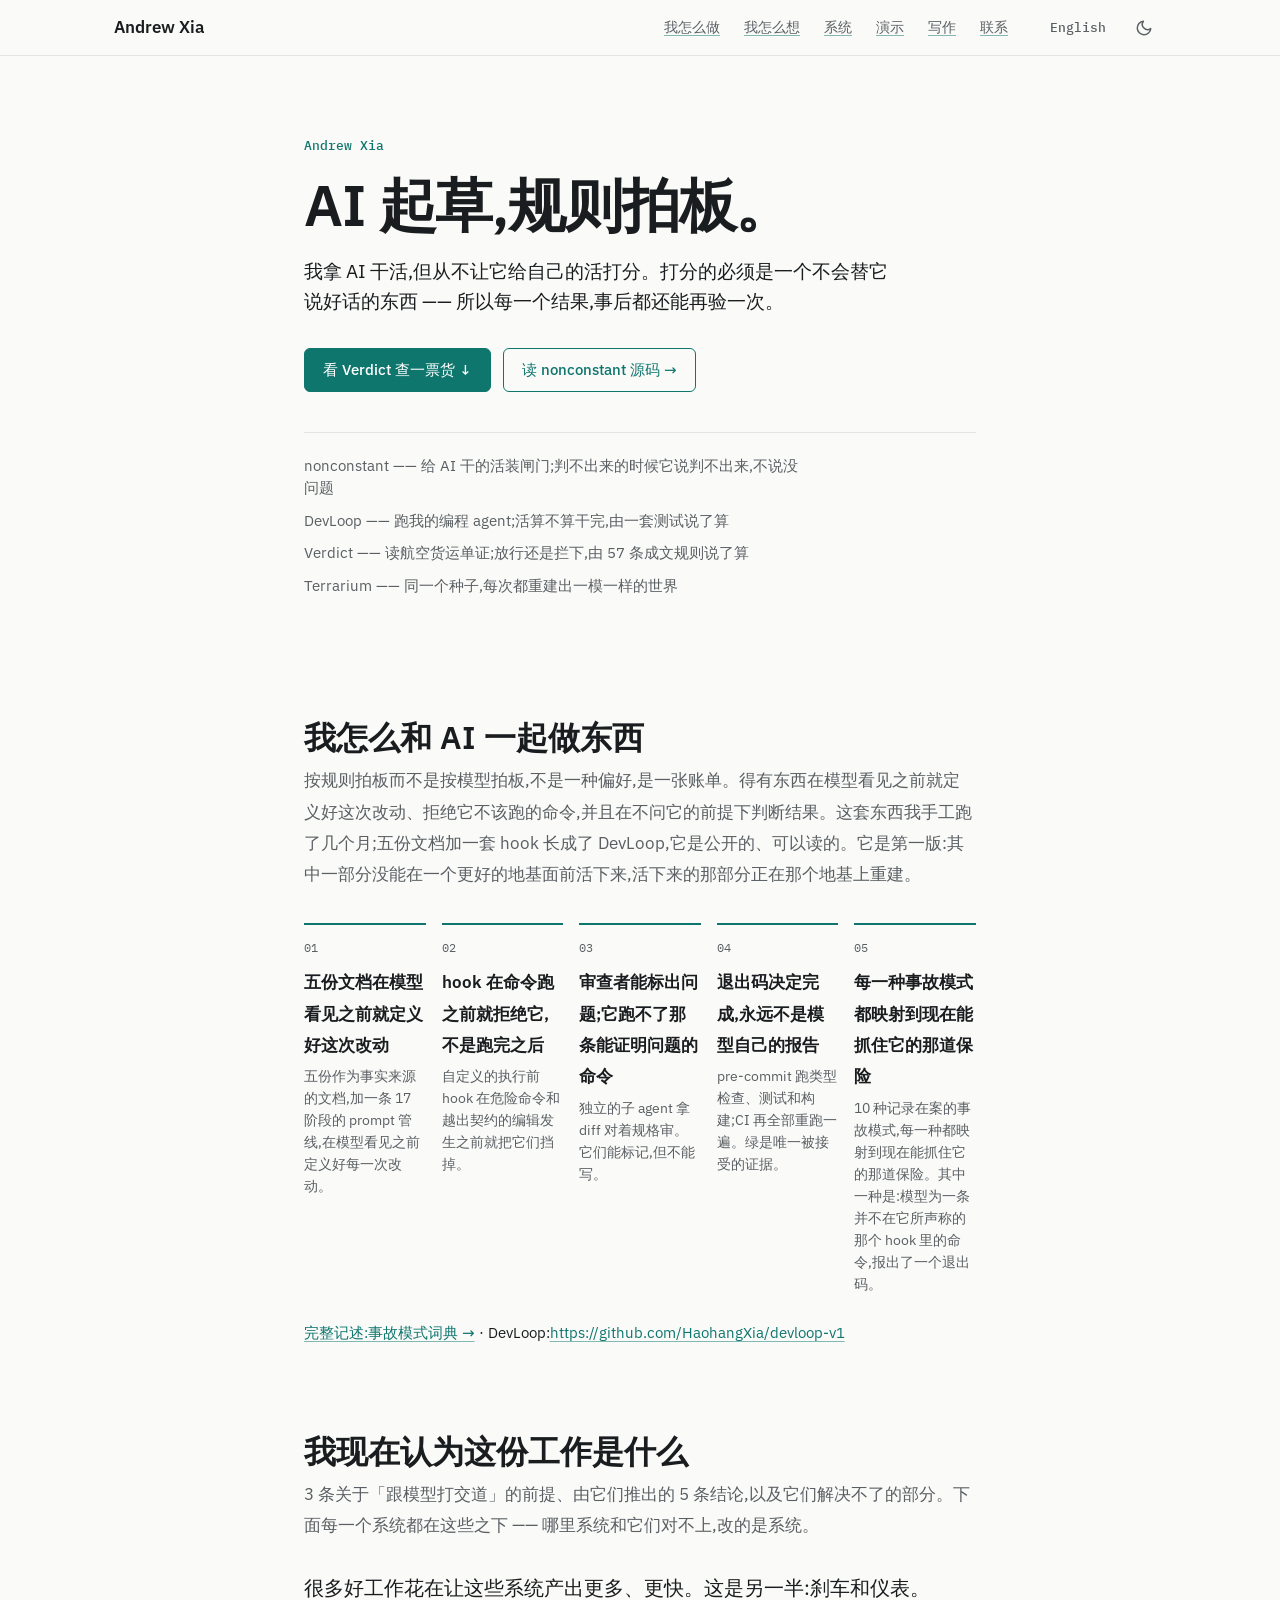
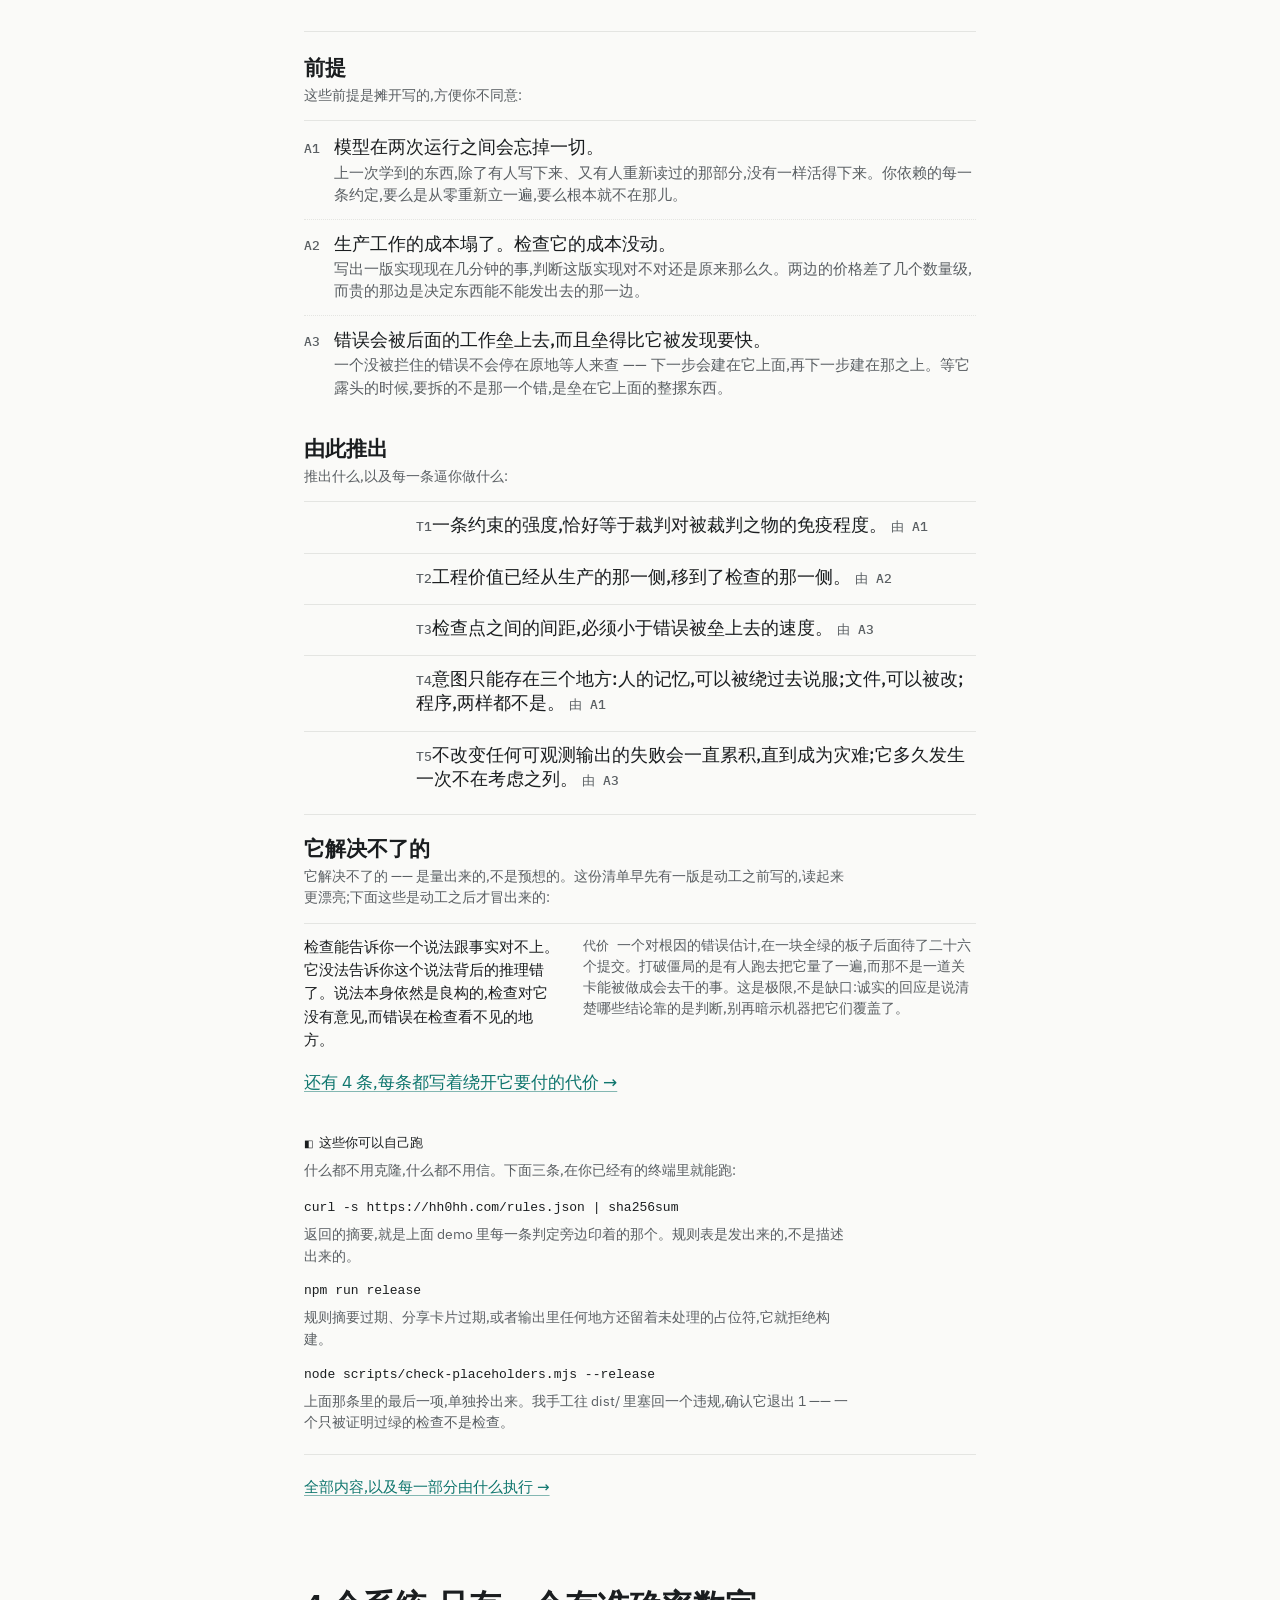
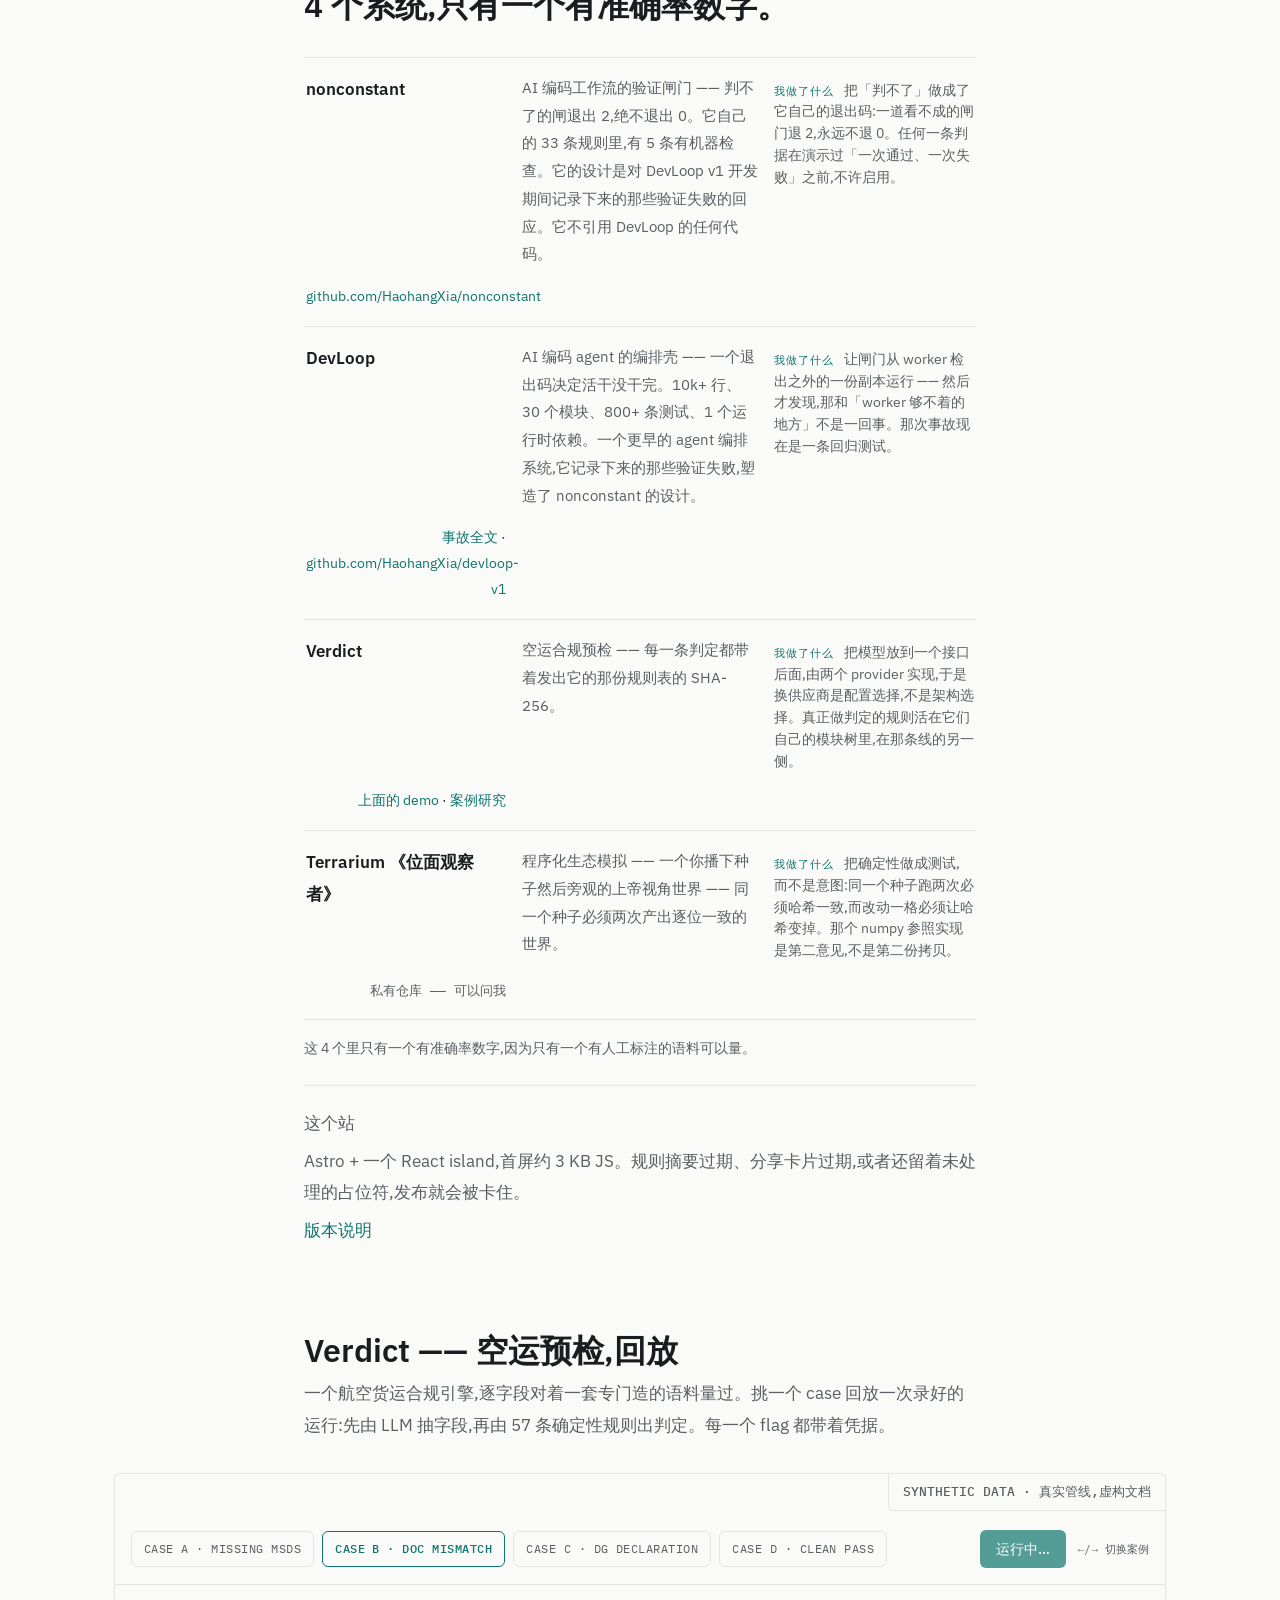
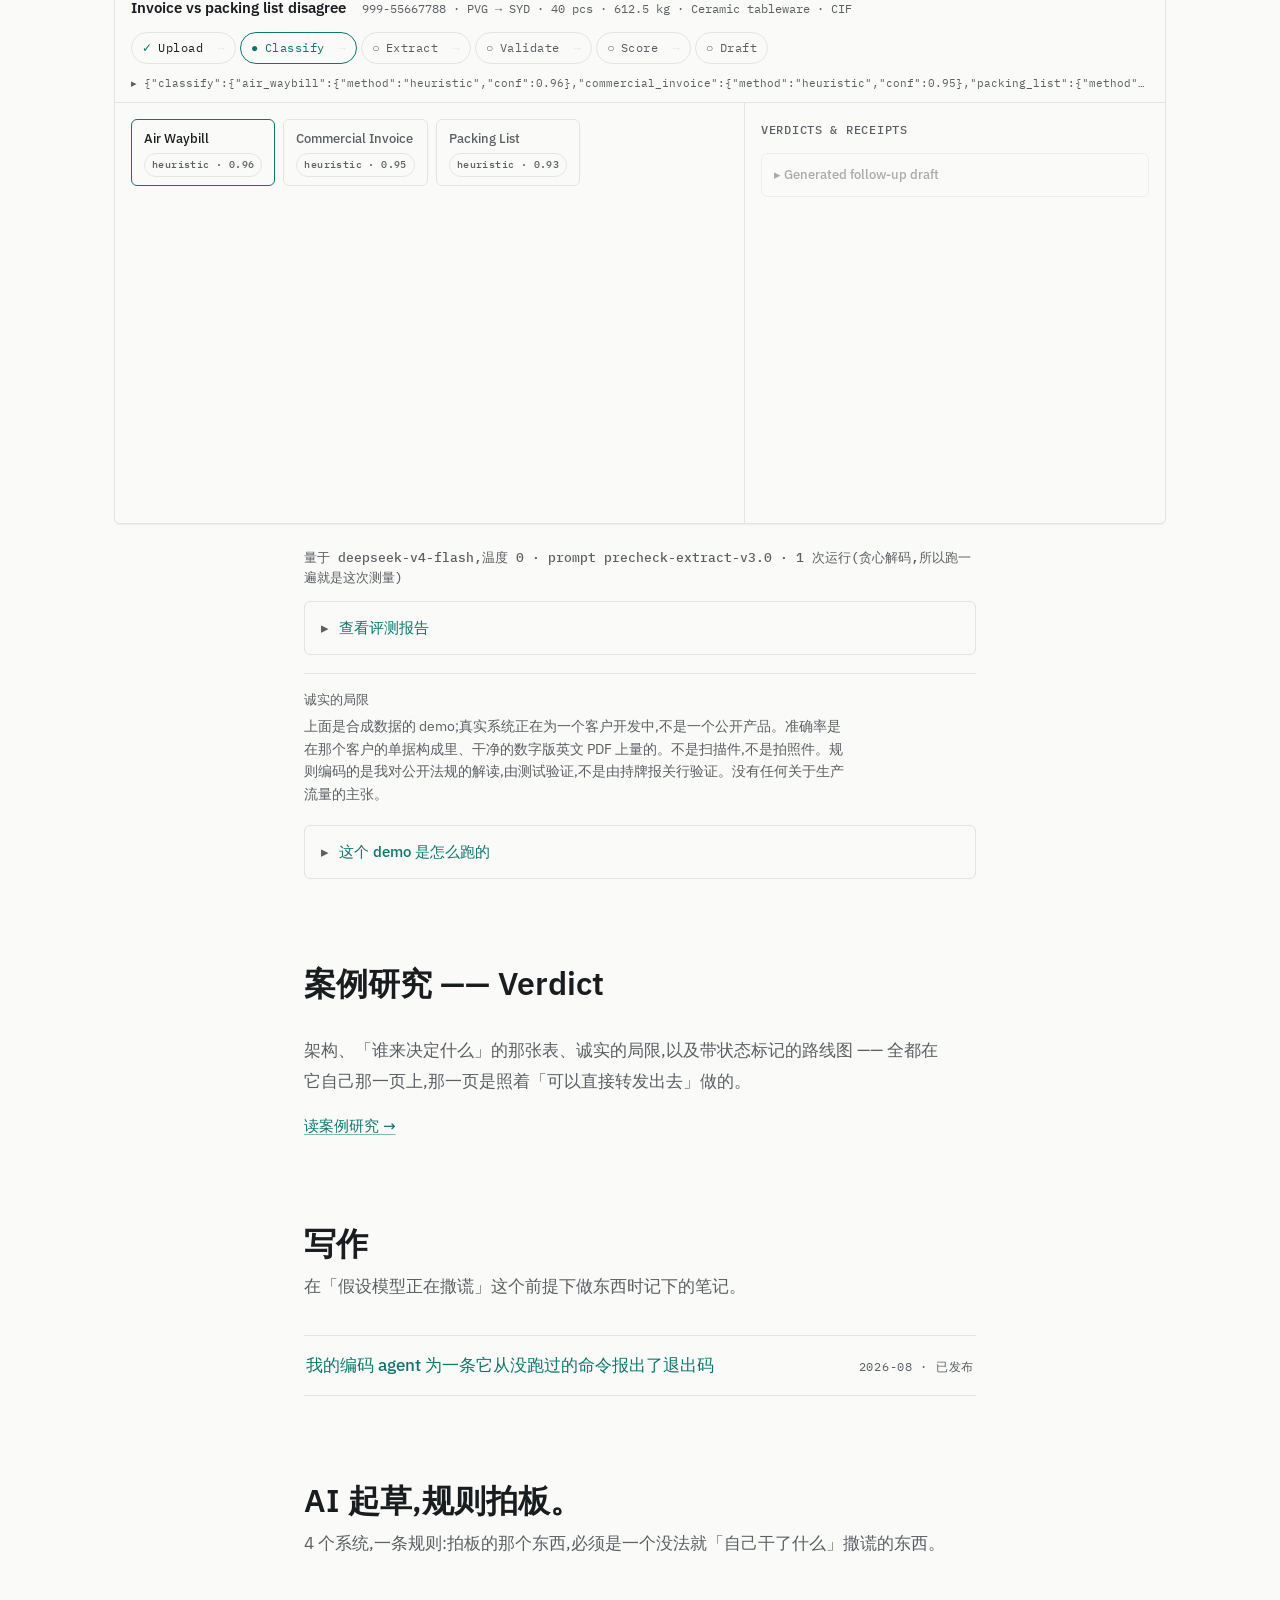
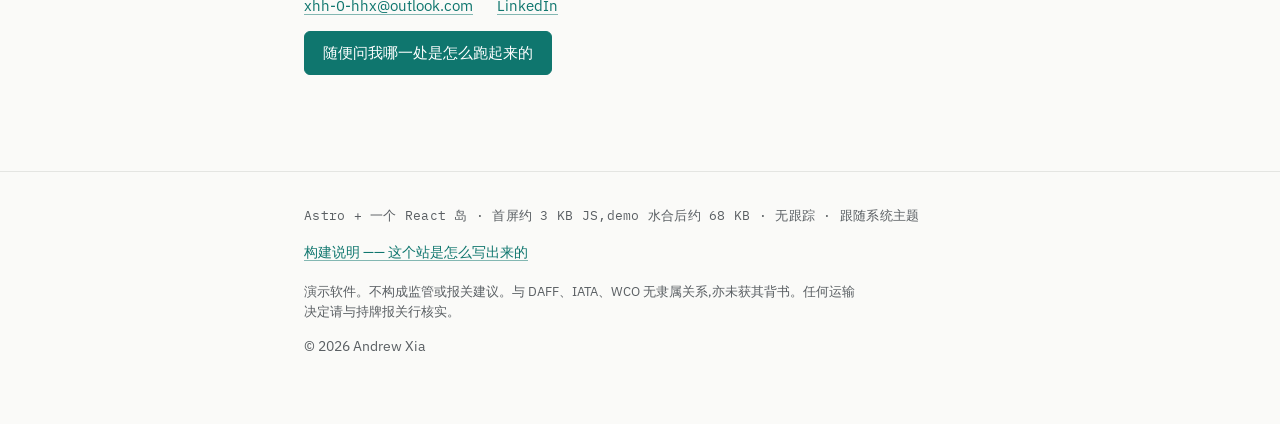
<file: zh/index.html>
<!DOCTYPE html><html lang="zh-Hans"> <head><meta charset="utf-8"><meta name="viewport" content="width=device-width, initial-scale=1"><title>Andrew Xia —— 内核是确定性的 AI 系统</title><meta name="description" content="AI 起草,规则拍板。我按这条做了 4 个系统:AI 编码工作流的验证闸门、agent 编排壳、航空货运合规引擎,以及一个逐位可复现的生态模拟。"><link rel="canonical" href="https://hh0hh.com/zh/"><link rel="alternate" hreflang="en" href="https://hh0hh.com/"><link rel="alternate" hreflang="zh-Hans" href="https://hh0hh.com/zh/"><link rel="alternate" hreflang="x-default" href="https://hh0hh.com/"><link rel="icon" type="image/svg+xml" href="/favicon.svg"><link rel="sitemap" href="/sitemap-index.xml"><link rel="preload" href="/fonts/ibm-plex-sans-latin-400-normal.woff2" as="font" type="font/woff2" crossorigin><link rel="preload" href="/fonts/ibm-plex-sans-latin-500-normal.woff2" as="font" type="font/woff2" crossorigin><link rel="preload" href="/fonts/ibm-plex-sans-latin-600-normal.woff2" as="font" type="font/woff2" crossorigin><link rel="preload" href="/fonts/ibm-plex-mono-latin-500-normal.woff2" as="font" type="font/woff2" crossorigin><meta property="og:title" content="Andrew Xia —— 内核是确定性的 AI 系统"><meta property="og:description" content="AI 起草,规则拍板。我按这条做了 4 个系统:AI 编码工作流的验证闸门、agent 编排壳、航空货运合规引擎,以及一个逐位可复现的生态模拟。"><meta property="og:type" content="website"><meta property="og:url" content="https://hh0hh.com/zh/"><meta property="og:locale" content="zh_CN"><meta property="og:locale:alternate" content="en_AU"><meta property="og:image" content="https://hh0hh.com/og.zh.png"><meta property="og:image:width" content="1200"><meta property="og:image:height" content="630"><meta property="og:image:alt" content="Andrew Xia —— 内核是确定性的 AI 系统"><meta name="twitter:card" content="summary_large_image"><meta name="twitter:title" content="Andrew Xia —— 内核是确定性的 AI 系统"><meta name="twitter:description" content="AI 起草,规则拍板。我按这条做了 4 个系统:AI 编码工作流的验证闸门、agent 编排壳、航空货运合规引擎,以及一个逐位可复现的生态模拟。"><meta name="twitter:image" content="https://hh0hh.com/og.zh.png"><script type="application/ld+json">{"@context":"https://schema.org","@type":"WebPage","@id":"https://hh0hh.com/zh/#webpage","url":"https://hh0hh.com/zh/","name":"Andrew Xia —— 内核是确定性的 AI 系统","description":"AI 起草,规则拍板。我按这条做了 4 个系统:AI 编码工作流的验证闸门、agent 编排壳、航空货运合规引擎,以及一个逐位可复现的生态模拟。","inLanguage":"zh-Hans","isPartOf":{"@id":"https://hh0hh.com/#website"},"about":{"@id":"https://hh0hh.com/#person"},"dateModified":"2026-07-20"}</script><!--
  The rule catalogue this demo replays is published, not described:

    curl -s https://hh0hh.com/rules.json | sha256sum
    b439ef74dd39384928d1a2d4c1b8ee0799ef4533f627aea078ad106a4304987d

  Same digest is printed beside every finding above. If they ever disagree,
  the build is meant to fail before you ever see this page.
--><!-- theme pre-paint: runs before first paint so the dark toggle never FOUCs;
         system preference is respected on first visit --><script>
      (function () {
        try {
          var t = localStorage.getItem('theme');
          var dark = t ? t === 'dark' : window.matchMedia('(prefers-color-scheme: dark)').matches;
          if (dark) document.documentElement.setAttribute('data-theme', 'dark');
        } catch (e) {
          /* storage unavailable — stay light */
        }
      })();
    </script><link rel="stylesheet" href="/_astro/case-study.7oMEa3GX.css">
<link rel="stylesheet" href="/_astro/index.Bs5vN7hr.css">
<link rel="stylesheet" href="/_astro/index.B4LxtGWT.css"></head> <body> <a class="skip-link" href="#main">跳到正文</a> <header class="site-nav"> <nav class="nav-inner" aria-label="主导航"> <a class="nav-brand" href="/zh/">Andrew Xia</a> <ul class="nav-links"> <li><a href="/zh/#workflow" data-spy="workflow">我怎么做</a></li><li><a href="/zh/#principles" data-spy="principles">我怎么想</a></li><li><a href="/zh/#projects" data-spy="projects">系统</a></li><li><a href="/zh/#demo" data-spy="demo">演示</a></li><li><a href="/zh/#writing" data-spy="writing">写作</a></li><li><a href="/zh/#contact" data-spy="contact">联系</a></li> </ul> <div class="nav-actions">  <a class="lang-switch mono-label" href="/" hreflang="en" lang="en" rel="alternate" aria-label="Switch to English" data-lang-switch>English</a> <button class="theme-toggle" type="button" data-label-dark="切换到深色主题" data-label-light="切换到浅色主题" aria-label="切换到深色主题"> <svg class="icon-moon" width="18" height="18" viewBox="0 0 24 24" fill="none" stroke="currentColor" stroke-width="2" stroke-linecap="round" stroke-linejoin="round" aria-hidden="true"><path d="M21 12.79A9 9 0 1 1 11.21 3 7 7 0 0 0 21 12.79z"></path></svg> <svg class="icon-sun" width="18" height="18" viewBox="0 0 24 24" fill="none" stroke="currentColor" stroke-width="2" stroke-linecap="round" stroke-linejoin="round" aria-hidden="true"><circle cx="12" cy="12" r="4"></circle><path d="M12 2v2m0 16v2M4.93 4.93l1.41 1.41m11.32 11.32 1.41 1.41M2 12h2m16 0h2M4.93 19.07l1.41-1.41m11.32-11.32 1.41-1.41"></path></svg> </button>  </div> </nav> </header> <script type="module">const s=document.querySelector(".theme-toggle"),o=document.documentElement,c=()=>{if(!s)return;const e=o.getAttribute("data-theme")==="dark"?s.dataset.labelLight:s.dataset.labelDark;e&&s.setAttribute("aria-label",e)};c();s?.addEventListener("click",()=>{const t=o.getAttribute("data-theme")==="dark";t?o.removeAttribute("data-theme"):o.setAttribute("data-theme","dark");try{localStorage.setItem("theme",t?"light":"dark")}catch{}c()});const l=[...document.querySelectorAll(".nav-links a[data-spy]")],u=new Map(l.map(t=>[t.dataset.spy,t])),i=[...document.querySelectorAll("section[data-section]")].filter(t=>u.has(t.id));if(i.length>0&&"IntersectionObserver"in window){const t=r=>{for(const a of l)r!==null&&a.dataset.spy===r?a.setAttribute("aria-current","true"):a.removeAttribute("aria-current")},e=new Set,d=new IntersectionObserver(r=>{for(const n of r)n.isIntersecting?e.add(n.target.id):e.delete(n.target.id);const a=i.find(n=>e.has(n.id));t(a?a.id:null)},{rootMargin:"-56px 0px -55% 0px"});for(const r of i)d.observe(r)}</script>  <main id="main">  <section class="hero"> <div class="container"> <p class="kicker mono-label">Andrew Xia</p> <h1>AI 起草,规则拍板。</h1> <p class="tagline">我拿 AI 干活,但从不让它给自己的活打分。打分的必须是一个不会替它说好话的东西 —— 所以每一个结果,事后都还能再验一次。</p>  <div class="hero-ctas"> <a class="btn btn-primary" href="#demo">看 Verdict 查一票货 ↓</a> <a class="btn btn-secondary" href="https://github.com/HaohangXia/nonconstant">读 nonconstant 源码 →</a> </div> <div class="proof-strip-wrap">  <ul class="proof-strip"> <li>nonconstant —— 给 AI 干的活装闸门;判不出来的时候它说判不出来,不说没问题</li><li>DevLoop —— 跑我的编程 agent;活算不算干完,由一套测试说了算</li><li>Verdict —— 读航空货运单证;放行还是拦下,由 57 条成文规则说了算</li><li>Terrarium —— 同一个种子,每次都重建出一模一样的世界</li> </ul> </div>  </div> </section>  <section id="workflow" data-section data-print-hide> <div class="container"> <div class="section-head"> <h2>我怎么和 AI 一起做东西</h2> <p class="deck">按规则拍板而不是按模型拍板,不是一种偏好,是一张账单。得有东西在模型看见之前就定义好这次改动、拒绝它不该跑的命令,并且在不问它的前提下判断结果。这套东西我手工跑了几个月;五份文档加一套 hook 长成了 DevLoop,它是公开的、可以读的。它是第一版:其中一部分没能在一个更好的地基面前活下来,活下来的那部分正在那个地基上重建。</p> </div> <ol class="workflow-steps"> <li> <strong>五份文档在模型看见之前就定义好这次改动</strong> <p>五份作为事实来源的文档,加一条 17 阶段的 prompt 管线,在模型看见之前定义好每一次改动。</p> </li><li> <strong>hook 在命令跑之前就拒绝它,不是跑完之后</strong> <p>自定义的执行前 hook 在危险命令和越出契约的编辑发生之前就把它们挡掉。</p> </li><li> <strong>审查者能标出问题;它跑不了那条能证明问题的命令</strong> <p>独立的子 agent 拿 diff 对着规格审。它们能标记,但不能写。</p> </li><li> <strong>退出码决定完成,永远不是模型自己的报告</strong> <p>pre-commit 跑类型检查、测试和构建;CI 再全部重跑一遍。绿是唯一被接受的证据。</p> </li><li> <strong>每一种事故模式都映射到现在能抓住它的那道保险</strong> <p>10 种记录在案的事故模式,每一种都映射到现在能抓住它的那道保险。其中一种是:模型为一条并不在它所声称的那个 hook 里的命令,报出了一个退出码。</p> </li> </ol>  <p class="workflow-links"> <a href="/zh/writing/exit-code-for-a-command-it-never-ran/">完整记述:事故模式词典 →</a>  · DevLoop:<a href="https://github.com/HaohangXia/devloop-v1">https://github.com/HaohangXia/devloop-v1</a>  </p> </div> </section> <section id="principles" data-section data-print-hide data-astro-cid-xfs72xng> <div class="container" data-astro-cid-xfs72xng> <div class="section-head" data-astro-cid-xfs72xng> <h2 data-astro-cid-xfs72xng="true">我现在认为这份工作是什么</h2> <p class="deck" data-astro-cid-xfs72xng>3 条关于「跟模型打交道」的前提、由它们推出的 5 条结论,以及它们解决不了的部分。下面每一个系统都在这些之下 —— 哪里系统和它们对不上,改的是系统。</p> </div> <p class="stance" data-astro-cid-xfs72xng>很多好工作花在让这些系统产出更多、更快。这是另一半:刹车和仪表。</p>  <div class="derivation" data-astro-cid-xfs72xng> <h3 class="deriv-head" data-astro-cid-xfs72xng>前提</h3> <p class="block-lead" data-astro-cid-xfs72xng>这些前提是摊开写的,方便你不同意:</p> <ol class="axioms" data-astro-cid-xfs72xng> <li data-astro-cid-xfs72xng> <p class="ax-claim" data-astro-cid-xfs72xng><span class="ax-id mono-label" data-astro-cid-xfs72xng>A1</span>模型在两次运行之间会忘掉一切。</p> <p class="ax-because" data-astro-cid-xfs72xng>上一次学到的东西,除了有人写下来、又有人重新读过的那部分,没有一样活得下来。你依赖的每一条约定,要么是从零重新立一遍,要么根本就不在那儿。</p> </li><li data-astro-cid-xfs72xng> <p class="ax-claim" data-astro-cid-xfs72xng><span class="ax-id mono-label" data-astro-cid-xfs72xng>A2</span>生产工作的成本塌了。检查它的成本没动。</p> <p class="ax-because" data-astro-cid-xfs72xng>写出一版实现现在几分钟的事,判断这版实现对不对还是原来那么久。两边的价格差了几个数量级,而贵的那边是决定东西能不能发出去的那一边。</p> </li><li data-astro-cid-xfs72xng> <p class="ax-claim" data-astro-cid-xfs72xng><span class="ax-id mono-label" data-astro-cid-xfs72xng>A3</span>错误会被后面的工作垒上去,而且垒得比它被发现要快。</p> <p class="ax-because" data-astro-cid-xfs72xng>一个没被拦住的错误不会停在原地等人来查 —— 下一步会建在它上面,再下一步建在那之上。等它露头的时候,要拆的不是那一个错,是垒在它上面的整摞东西。</p> </li> </ol> <h3 class="deriv-head" data-astro-cid-xfs72xng>由此推出</h3> <p class="block-lead" data-astro-cid-xfs72xng>推出什么,以及每一条逼你做什么:</p> <ol class="theorems" data-astro-cid-xfs72xng> <li data-astro-cid-xfs72xng> <p class="ax-claim" data-astro-cid-xfs72xng> <span class="ax-id mono-label" data-astro-cid-xfs72xng>T1</span>一条约束的强度,恰好等于裁判对被裁判之物的免疫程度。 <span class="ax-from mono-label" data-astro-cid-xfs72xng>由 A1</span> </p>  </li><li data-astro-cid-xfs72xng> <p class="ax-claim" data-astro-cid-xfs72xng> <span class="ax-id mono-label" data-astro-cid-xfs72xng>T2</span>工程价值已经从生产的那一侧,移到了检查的那一侧。 <span class="ax-from mono-label" data-astro-cid-xfs72xng>由 A2</span> </p>  </li><li data-astro-cid-xfs72xng> <p class="ax-claim" data-astro-cid-xfs72xng> <span class="ax-id mono-label" data-astro-cid-xfs72xng>T3</span>检查点之间的间距,必须小于错误被垒上去的速度。 <span class="ax-from mono-label" data-astro-cid-xfs72xng>由 A3</span> </p>  </li><li data-astro-cid-xfs72xng> <p class="ax-claim" data-astro-cid-xfs72xng> <span class="ax-id mono-label" data-astro-cid-xfs72xng>T4</span>意图只能存在三个地方:人的记忆,可以被绕过去说服;文件,可以被改;程序,两样都不是。 <span class="ax-from mono-label" data-astro-cid-xfs72xng>由 A1</span> </p>  </li><li data-astro-cid-xfs72xng> <p class="ax-claim" data-astro-cid-xfs72xng> <span class="ax-id mono-label" data-astro-cid-xfs72xng>T5</span>不改变任何可观测输出的失败会一直累积,直到成为灾难;它多久发生一次不在考虑之列。 <span class="ax-from mono-label" data-astro-cid-xfs72xng>由 A3</span> </p>  </li> </ol>    <div class="not-solved" data-astro-cid-xfs72xng> <h3 class="deriv-head" data-astro-cid-xfs72xng>它解决不了的</h3> <p class="block-lead" data-astro-cid-xfs72xng>它解决不了的 —— 是量出来的,不是预想的。这份清单早先有一版是动工之前写的,读起来更漂亮;下面这些是动工之后才冒出来的:</p>  <ul class="ns-list" data-astro-cid-xfs72xng> <li data-astro-cid-xfs72xng> <p class="ns-problem" data-astro-cid-xfs72xng>检查能告诉你一个说法跟事实对不上。它没法告诉你这个说法背后的推理错了。说法本身依然是良构的,检查对它没有意见,而错误在检查看不见的地方。</p> <p class="ns-cost" data-astro-cid-xfs72xng><span class="ns-cost-label mono-label" data-astro-cid-xfs72xng>代价</span>一个对根因的错误估计,在一块全绿的板子后面待了二十六个提交。打破僵局的是有人跑去把它量了一遍,而那不是一道关卡能被做成会去干的事。这是极限,不是缺口:诚实的回应是说清楚哪些结论靠的是判断,别再暗示机器把它们覆盖了。</p> </li> </ul> <p class="ns-more" data-astro-cid-xfs72xng> <a href="/zh/principles/" data-astro-cid-xfs72xng>还有 4 条,每条都写着绕开它要付的代价 →</a> </p> </div>   </div>  <div class="runnable tier-runnable" data-astro-cid-xfs72xng> <p class="block-label mono-label" data-astro-cid-xfs72xng> <span class="tier-glyph" aria-hidden="true" data-astro-cid-xfs72xng>◧</span>这些你可以自己跑 </p> <p class="block-lead" data-astro-cid-xfs72xng>什么都不用克隆,什么都不用信。下面三条,在你已经有的终端里就能跑:</p> <ul class="check-list" data-astro-cid-xfs72xng> <li data-astro-cid-xfs72xng> <code data-astro-cid-xfs72xng>curl -s https://hh0hh.com/rules.json | sha256sum</code> <span class="check-what" data-astro-cid-xfs72xng>返回的摘要,就是上面 demo 里每一条判定旁边印着的那个。规则表是发出来的,不是描述出来的。</span> </li><li data-astro-cid-xfs72xng> <code data-astro-cid-xfs72xng>npm run release</code> <span class="check-what" data-astro-cid-xfs72xng>规则摘要过期、分享卡片过期,或者输出里任何地方还留着未处理的占位符,它就拒绝构建。</span> </li><li data-astro-cid-xfs72xng> <code data-astro-cid-xfs72xng>node scripts/check-placeholders.mjs --release</code> <span class="check-what" data-astro-cid-xfs72xng>上面那条里的最后一项,单独拎出来。我手工往 dist/ 里塞回一个违规,确认它退出 1 —— 一个只被证明过绿的检查不是检查。</span> </li> </ul> </div>   <p class="principles-more" data-astro-cid-xfs72xng> <a href="/zh/principles/" data-astro-cid-xfs72xng>全部内容,以及每一部分由什么执行 →</a> </p> </div> </section>   <section id="projects" data-section data-print-hide data-astro-cid-amng4zvp> <div class="container" data-astro-cid-amng4zvp> <div class="section-head" data-astro-cid-amng4zvp> <h2 data-astro-cid-amng4zvp>4 个系统,只有一个有准确率数字。</h2> </div> <div class="projects-rows" data-astro-cid-amng4zvp> <div class="project-row" data-astro-cid-amng4zvp> <span class="p-name" data-astro-cid-amng4zvp>nonconstant</span> <span class="p-line" data-astro-cid-amng4zvp>AI 编码工作流的验证闸门 —— 判不了的闸退出 2,绝不退出 0。它自己的 33 条规则里,有 5 条有机器检查。它的设计是对 DevLoop v1 开发期间记录下来的那些验证失败的回应。它不引用 DevLoop 的任何代码。</span>  <span class="p-work" data-astro-cid-amng4zvp> <span class="p-work-label" data-astro-cid-amng4zvp>我做了什么</span> 把「判不了」做成了它自己的退出码:一道看不成的闸门退 2,永远不退 0。任何一条判据在演示过「一次通过、一次失败」之前,不许启用。 </span>  <span class="p-proof" data-astro-cid-amng4zvp>  <a href="https://github.com/HaohangXia/nonconstant" rel="noopener" data-astro-cid-amng4zvp>github.com/HaohangXia/nonconstant</a>   </span> </div><div class="project-row" data-astro-cid-amng4zvp> <span class="p-name" data-astro-cid-amng4zvp>DevLoop</span> <span class="p-line" data-astro-cid-amng4zvp>AI 编码 agent 的编排壳 —— 一个退出码决定活干没干完。10k+ 行、30 个模块、800+ 条测试、1 个运行时依赖。一个更早的 agent 编排系统,它记录下来的那些验证失败,塑造了 nonconstant 的设计。</span>  <span class="p-work" data-astro-cid-amng4zvp> <span class="p-work-label" data-astro-cid-amng4zvp>我做了什么</span> 让闸门从 worker 检出之外的一份副本运行 —— 然后才发现,那和「worker 够不着的地方」不是一回事。那次事故现在是一条回归测试。 </span>  <span class="p-proof" data-astro-cid-amng4zvp> <a href="/zh/writing/exit-code-for-a-command-it-never-ran/" data-astro-cid-amng4zvp>事故全文</a>  <span aria-hidden="true" data-astro-cid-amng4zvp> · </span><a href="https://github.com/HaohangXia/devloop-v1" rel="noopener" data-astro-cid-amng4zvp>github.com/HaohangXia/devloop-v1</a>   </span> </div><div class="project-row" data-astro-cid-amng4zvp> <span class="p-name" data-astro-cid-amng4zvp>Verdict</span> <span class="p-line" data-astro-cid-amng4zvp>空运合规预检 —— 每一条判定都带着发出它的那份规则表的 SHA-256。</span>  <span class="p-work" data-astro-cid-amng4zvp> <span class="p-work-label" data-astro-cid-amng4zvp>我做了什么</span> 把模型放到一个接口后面,由两个 provider 实现,于是换供应商是配置选择,不是架构选择。真正做判定的规则活在它们自己的模块树里,在那条线的另一侧。 </span>  <span class="p-proof" data-astro-cid-amng4zvp> <a href="#demo" data-astro-cid-amng4zvp>上面的 demo</a> <span aria-hidden="true" data-astro-cid-amng4zvp> · </span><a href="/zh/case-study/" data-astro-cid-amng4zvp>案例研究</a>    </span> </div><div class="project-row" data-astro-cid-amng4zvp> <span class="p-name" data-astro-cid-amng4zvp>Terrarium 《位面观察者》</span> <span class="p-line" data-astro-cid-amng4zvp>程序化生态模拟 —— 一个你播下种子然后旁观的上帝视角世界 —— 同一个种子必须两次产出逐位一致的世界。</span>  <span class="p-work" data-astro-cid-amng4zvp> <span class="p-work-label" data-astro-cid-amng4zvp>我做了什么</span> 把确定性做成测试,而不是意图:同一个种子跑两次必须哈希一致,而改动一格必须让哈希变掉。那个 numpy 参照实现是第二意见,不是第二份拷贝。 </span>  <span class="p-proof" data-astro-cid-amng4zvp>   <span class="private-note" data-astro-cid-amng4zvp>私有仓库 —— 可以问我</span> </span> </div> </div> <p class="systems-note" data-astro-cid-amng4zvp>这 4 个里只有一个有准确率数字,因为只有一个有人工标注的语料可以量。</p>  <div class="site-note" data-astro-cid-amng4zvp> <span class="p-name" data-astro-cid-amng4zvp>这个站</span> <span class="p-line" data-astro-cid-amng4zvp>Astro + 一个 React island,首屏约 3 KB JS。规则摘要过期、分享卡片过期,或者还留着未处理的占位符,发布就会被卡住。</span> <span class="p-proof" data-astro-cid-amng4zvp> <a href="/zh/colophon/" data-astro-cid-amng4zvp>版本说明</a>   </span> </div> </div> </section>    <section id="demo" data-section data-print-hide data-astro-cid-6vk3rcnz> <div class="container section-head" data-astro-cid-6vk3rcnz> <h2 data-astro-cid-6vk3rcnz>Verdict —— 空运预检,回放</h2> <p class="deck" data-astro-cid-6vk3rcnz>一个航空货运合规引擎,逐字段对着一套专门造的语料量过。挑一个 case 回放一次录好的运行:先由 LLM 抽字段,再由 57 条确定性规则出判定。每一个 flag 都带着凭据。</p> </div> <div class="container-wide" data-astro-cid-6vk3rcnz> <div class="demo-frame" data-astro-cid-6vk3rcnz> <p class="demo-badge mono-label" data-astro-cid-6vk3rcnz>SYNTHETIC DATA · 真实管线,虚构文档</p> <style>astro-island,astro-slot,astro-static-slot{display:contents}</style><script>(()=>{var a=(s,i,o)=>{let r=async()=>{await(await s())()},t=typeof i.value=="object"?i.value:void 0,c={rootMargin:t==null?void 0:t.rootMargin},n=new IntersectionObserver(e=>{for(let l of e)if(l.isIntersecting){n.disconnect(),r();break}},c);for(let e of o.children)n.observe(e)};(self.Astro||(self.Astro={})).visible=a;window.dispatchEvent(new Event("astro:visible"));})();</script><script>(()=>{var A=Object.defineProperty;var g=(i,o,a)=>o in i?A(i,o,{enumerable:!0,configurable:!0,writable:!0,value:a}):i[o]=a;var d=(i,o,a)=>g(i,typeof o!="symbol"?o+"":o,a);{let i={0:t=>m(t),1:t=>a(t),2:t=>new RegExp(t),3:t=>new Date(t),4:t=>new Map(a(t)),5:t=>new Set(a(t)),6:t=>BigInt(t),7:t=>new URL(t),8:t=>new Uint8Array(t),9:t=>new Uint16Array(t),10:t=>new Uint32Array(t),11:t=>1/0*t},o=t=>{let[l,e]=t;return l in i?i[l](e):void 0},a=t=>t.map(o),m=t=>typeof t!="object"||t===null?t:Object.fromEntries(Object.entries(t).map(([l,e])=>[l,o(e)]));class y extends HTMLElement{constructor(){super(...arguments);d(this,"Component");d(this,"hydrator");d(this,"hydrate",async()=>{var b;if(!this.hydrator||!this.isConnected)return;let e=(b=this.parentElement)==null?void 0:b.closest("astro-island[ssr]");if(e){e.addEventListener("astro:hydrate",this.hydrate,{once:!0});return}let c=this.querySelectorAll("astro-slot"),n={},h=this.querySelectorAll("template[data-astro-template]");for(let r of h){let s=r.closest(this.tagName);s!=null&&s.isSameNode(this)&&(n[r.getAttribute("data-astro-template")||"default"]=r.innerHTML,r.remove())}for(let r of c){let s=r.closest(this.tagName);s!=null&&s.isSameNode(this)&&(n[r.getAttribute("name")||"default"]=r.innerHTML)}let p;try{p=this.hasAttribute("props")?m(JSON.parse(this.getAttribute("props"))):{}}catch(r){let s=this.getAttribute("component-url")||"<unknown>",v=this.getAttribute("component-export");throw v&&(s+=` (export ${v})`),console.error(`[hydrate] Error parsing props for component ${s}`,this.getAttribute("props"),r),r}let u;await this.hydrator(this)(this.Component,p,n,{client:this.getAttribute("client")}),this.removeAttribute("ssr"),this.dispatchEvent(new CustomEvent("astro:hydrate"))});d(this,"unmount",()=>{this.isConnected||this.dispatchEvent(new CustomEvent("astro:unmount"))})}disconnectedCallback(){document.removeEventListener("astro:after-swap",this.unmount),document.addEventListener("astro:after-swap",this.unmount,{once:!0})}connectedCallback(){if(!this.hasAttribute("await-children")||document.readyState==="interactive"||document.readyState==="complete")this.childrenConnectedCallback();else{let e=()=>{document.removeEventListener("DOMContentLoaded",e),c.disconnect(),this.childrenConnectedCallback()},c=new MutationObserver(()=>{var n;((n=this.lastChild)==null?void 0:n.nodeType)===Node.COMMENT_NODE&&this.lastChild.nodeValue==="astro:end"&&(this.lastChild.remove(),e())});c.observe(this,{childList:!0}),document.addEventListener("DOMContentLoaded",e)}}async childrenConnectedCallback(){let e=this.getAttribute("before-hydration-url");e&&await import(e),this.start()}async start(){let e=JSON.parse(this.getAttribute("opts")),c=this.getAttribute("client");if(Astro[c]===void 0){window.addEventListener(`astro:${c}`,()=>this.start(),{once:!0});return}try{await Astro[c](async()=>{let n=this.getAttribute("renderer-url"),[h,{default:p}]=await Promise.all([import(this.getAttribute("component-url")),n?import(n):()=>()=>{}]),u=this.getAttribute("component-export")||"default";if(!u.includes("."))this.Component=h[u];else{this.Component=h;for(let f of u.split("."))this.Component=this.Component[f]}return this.hydrator=p,this.hydrate},e,this)}catch(n){console.error(`[astro-island] Error hydrating ${this.getAttribute("component-url")}`,n)}}attributeChangedCallback(){this.hydrate()}}d(y,"observedAttributes",["props"]),customElements.get("astro-island")||customElements.define("astro-island",y)}})();</script><astro-island uid="ZSX2cT" prefix="r1" component-url="/_astro/VerdictDemo.D597B04W.js" component-export="default" renderer-url="/_astro/client.nFz3bvDj.js" props="{&quot;mc&quot;:[0,{&quot;skipLink&quot;:[0,&quot;跳到正文&quot;],&quot;derivedFrom&quot;:[0,&quot;由&quot;],&quot;costLabel&quot;:[0,&quot;代价&quot;],&quot;thisSite&quot;:[0,&quot;这个站&quot;],&quot;keepReading&quot;:[0,&quot;接着读&quot;],&quot;myWorkLabel&quot;:[0,&quot;我做了什么&quot;],&quot;navAriaLabel&quot;:[0,&quot;主导航&quot;],&quot;themeToDark&quot;:[0,&quot;切换到深色主题&quot;],&quot;themeToLight&quot;:[0,&quot;切换到浅色主题&quot;],&quot;backHome&quot;:[0,&quot;← 返回站点&quot;],&quot;demoRegionLabel&quot;:[0,&quot;Verdict 演示 —— 引导式回放。用左右方向键切换案例。&quot;],&quot;caseSelectorLabel&quot;:[0,&quot;演示案例选择器&quot;],&quot;pipelineLabel&quot;:[0,&quot;流水线阶段&quot;],&quot;documentsLabel&quot;:[0,&quot;单据&quot;],&quot;findingsLabel&quot;:[0,&quot;判定结果&quot;],&quot;kbdHint&quot;:[0,&quot;←/→ 切换案例&quot;],&quot;runningLabel&quot;:[0,&quot;运行中…&quot;],&quot;stageAnnouncements&quot;:[1,[[0,&quot;第 1/6 步:上传单据…&quot;],[0,&quot;第 2/6 步:文档分类…&quot;],[0,&quot;第 3/6 步:抽取字段…&quot;],[0,&quot;第 4/6 步:按规则校验…&quot;],[0,&quot;第 5/6 步:风险打分…&quot;],[0,&quot;第 6/6 步:生成跟进草稿…&quot;]]],&quot;completeAnnouncement&quot;:[0,&quot;完成:判定 {status},{findings} 条结果。&quot;],&quot;caseArmedAnnouncement&quot;:[0,&quot;已选择 {label} —— 可以运行。&quot;],&quot;fieldLinked&quot;:[0,&quot;已高亮 {n} 条引用了这个字段的判定。&quot;],&quot;fieldNotCited&quot;:[0,&quot;没有判定引用这个字段。&quot;],&quot;copyHashLabel&quot;:[0,&quot;复制完整快照哈希&quot;],&quot;hashCopied&quot;:[0,&quot;快照哈希已复制&quot;],&quot;copyDraftLabel&quot;:[0,&quot;复制草稿&quot;],&quot;draftCopied&quot;:[0,&quot;草稿已复制&quot;],&quot;copyFailed&quot;:[0,&quot;复制失败 —— 剪贴板不可用&quot;],&quot;lowConfidence&quot;:[0,&quot;低置信度&quot;],&quot;riskLabel&quot;:[0,&quot;风险&quot;],&quot;stepThrough&quot;:[0,&quot;逐步查看&quot;],&quot;stepPrev&quot;:[0,&quot;上一步&quot;],&quot;stepNext&quot;:[0,&quot;下一步&quot;],&quot;stepOf&quot;:[0,&quot;第 {n} 阶段,共 {total} 阶段&quot;],&quot;reducedMotionNote&quot;:[0,&quot;已开启减弱动效 —— 直接显示最终状态;下面可以逐步查看各阶段。&quot;],&quot;replayedTooltip&quot;:[0,&quot;回放 —— 真实流水线的预录输出&quot;],&quot;privateAskMe&quot;:[0,&quot;私有仓库 —— 可以问我&quot;],&quot;statusVerified&quot;:[0,&quot;状态核验于 {date}&quot;],&quot;devLogPending&quot;:[0,&quot;开发日志摘录 —— 待补入站主的真实摘录&quot;],&quot;switchLanguage&quot;:[0,&quot;English&quot;],&quot;switchLanguageAria&quot;:[0,&quot;Switch to English&quot;]}],&quot;data-astro-cid-6vk3rcnz&quot;:[0,true]}" ssr client="visible" opts="{&quot;name&quot;:&quot;VerdictDemo&quot;,&quot;value&quot;:{&quot;rootMargin&quot;:&quot;200px&quot;}}" await-children><div class="vd" role="group" aria-label="Verdict 演示 —— 引导式回放。用左右方向键切换案例。"><div class="vd-top"><div class="vd-cases" role="group" aria-label="演示案例选择器"><button type="button" class="vd-case-btn" aria-pressed="false">CASE A · MISSING MSDS</button><button type="button" class="vd-case-btn is-active" aria-pressed="true">CASE B · DOC MISMATCH</button><button type="button" class="vd-case-btn" aria-pressed="false">CASE C · DG DECLARATION</button><button type="button" class="vd-case-btn" aria-pressed="false">CASE D · CLEAN PASS</button></div><div class="vd-runwrap"><button type="button" class="vd-run">Run case</button><span class="vd-kbd" aria-hidden="true">←/→ 切换案例</span></div></div><div class="vd-shipment"><span class="vd-title">Invoice vs packing list disagree</span><span class="vd-ship-line">999-55667788<!-- --> · <!-- -->PVG<!-- --> → <!-- -->SYD<!-- --> ·<!-- --> <!-- -->40<!-- --> pcs · <!-- -->612.5<!-- --> kg ·<!-- --> <!-- -->Ceramic tableware<!-- --> · <!-- -->CIF</span></div><ol class="vd-pipeline" aria-label="流水线阶段"><li class="vd-chip is-pending"><span class="vd-chip-mark" aria-hidden="true">○</span>Upload</li><li class="vd-chip is-pending" title="回放 —— 真实流水线的预录输出"><span class="vd-chip-mark" aria-hidden="true">○</span>Classify</li><li class="vd-chip is-pending" title="回放 —— 真实流水线的预录输出"><span class="vd-chip-mark" aria-hidden="true">○</span>Extract</li><li class="vd-chip is-pending"><span class="vd-chip-mark" aria-hidden="true">○</span>Validate</li><li class="vd-chip is-pending"><span class="vd-chip-mark" aria-hidden="true">○</span>Score</li><li class="vd-chip is-pending"><span class="vd-chip-mark" aria-hidden="true">○</span>Draft</li></ol><div class="vd-tape" aria-hidden="true">▸ <!-- -->{&quot;state&quot;:&quot;idle&quot;,&quot;case&quot;:&quot;case-b&quot;}</div><div class="vd-body"><section class="vd-evidence" aria-label="判定结果"><header class="vd-panel-head"><span class="vd-panel-title">Verdicts &amp; receipts</span></header><div class="vd-draft is-waiting"><button type="button" class="vd-draft-toggle" aria-expanded="false" disabled=""><span aria-hidden="true">▸</span> <!-- -->Generated follow-up draft</button></div></section><section class="vd-docs" aria-label="单据"></section></div><div class="sr-only" aria-live="polite"></div></div><!--astro:end--></astro-island> </div> </div> <div class="container demo-under" data-astro-cid-6vk3rcnz> <p class="mono-label eval-conditions" data-astro-cid-6vk3rcnz>量于 deepseek-v4-flash,温度 0 · prompt precheck-extract-v3.0 · 1 次运行(贪心解码,所以跑一遍就是这次测量)</p> <details id="eval" data-astro-cid-6vk3rcnz> <summary data-astro-cid-6vk3rcnz>查看评测报告</summary> <div class="details-body" data-astro-cid-6vk3rcnz> <h3 data-astro-cid-6vk3rcnz>抽取评测 —— 已发布的抽取器 对 人工标注的基准真值</h3> <p class="mono-label eval-measured" data-astro-cid-6vk3rcnz>量于 2026-06 · 语料 v1</p> <table class="eval-table" data-astro-cid-6vk3rcnz> <tbody data-astro-cid-6vk3rcnz> <tr data-astro-cid-6vk3rcnz> <td class="eval-term" data-astro-cid-6vk3rcnz>语料</td> <td data-astro-cid-6vk3rcnz>85 份文档 · 511 个标注字段 · 17 组文档集</td> </tr><tr data-astro-cid-6vk3rcnz> <td class="eval-term" data-astro-cid-6vk3rcnz>严格完全匹配准确率</td> <td data-astro-cid-6vk3rcnz><strong data-astro-cid-6vk3rcnz>96.3%</strong></td> </tr><tr data-astro-cid-6vk3rcnz> <td class="eval-term" data-astro-cid-6vk3rcnz>语义准确率(容忍格式/粒度差异)</td> <td data-astro-cid-6vk3rcnz><strong data-astro-cid-6vk3rcnz>99.0%</strong></td> </tr><tr data-astro-cid-6vk3rcnz> <td class="eval-term" data-astro-cid-6vk3rcnz>抽取失败</td> <td data-astro-cid-6vk3rcnz>0 · 真实漏抽:2 —— 两者都由测试架复现,并逐字段人工复核</td> </tr><tr data-astro-cid-6vk3rcnz> <td class="eval-term" data-astro-cid-6vk3rcnz>方法</td> <td data-astro-cid-6vk3rcnz>逐字段 diff,严格 + 宽松两套匹配器;标识符去掉分隔符后比对;每一处不匹配都打印出来供人工复核</td> </tr><tr data-astro-cid-6vk3rcnz> <td class="eval-term" data-astro-cid-6vk3rcnz>运行条件</td> <td data-astro-cid-6vk3rcnz>deepseek-v4-flash · 温度 0 · prompt precheck-extract-v3.0 · 1 次运行</td> </tr> </tbody> </table> <p class="eval-scope" data-astro-cid-6vk3rcnz>这些数字覆盖的是干净的数字版英文 PDF,由人工撰写的基准真值为这套语料生成 —— 所以真值是精确的,解析是容易的。扫描件、拍照件、其他版式,以及任何人手上真实的单据,全都在范围之外。</p> </div> </details>  <div class="honest-limits" data-astro-cid-6vk3rcnz> <p class="mono-label limits-label" data-astro-cid-6vk3rcnz>诚实的局限</p> <p class="limits-body" data-astro-cid-6vk3rcnz>上面是合成数据的 demo;真实系统正在为一个客户开发中,不是一个公开产品。准确率是在那个客户的单据构成里、干净的数字版英文 PDF 上量的。不是扫描件,不是拍照件。规则编码的是我对公开法规的解读,由测试验证,不是由持牌报关行验证。没有任何关于生产流量的主张。</p> </div>  <details data-astro-cid-6vk3rcnz> <summary data-astro-cid-6vk3rcnz>这个 demo 是怎么跑的</summary> <div class="details-body" data-astro-cid-6vk3rcnz> <p data-astro-cid-6vk3rcnz>这个 demo 回放的是真实管线跑在合成货运单据上的预先录制输出 —— 同一套抽取 schema、同一个规则引擎、同一套判定逻辑。这里没有任何东西发起网络请求:没有 LLM API,没有追踪,没有数据离开你的浏览器。文档里的值是虚构的;规则 ID 和阈值为了展示做了简化。完整系统仍在为那个客户开发中;这次回放是今天真能跑的那部分,如实切出来的公开切片。</p> <p class="mono-label demo-recording" data-astro-cid-6vk3rcnz>demo 录制于 2026-06-12 · 规则快照 b439ef74…</p> </div> </details> </div> </section>  <script>
  // Auto-open the eval report when deep-linked (e.g. from an external #eval link).
  (function () {
    var d = document.getElementById('eval');
    if (!d) return;
    var sync = function () {
      if (location.hash === '#eval') d.setAttribute('open', '');
    };
    window.addEventListener('hashchange', sync);
    sync();
  })();
</script> <section id="case-study" data-section data-print-hide data-astro-cid-icjcmxd4> <div class="container" data-astro-cid-icjcmxd4> <div class="section-head" data-astro-cid-icjcmxd4> <h2 data-astro-cid-icjcmxd4>案例研究 —— Verdict</h2> </div> <p class="cs-pointer-line" data-astro-cid-icjcmxd4>架构、「谁来决定什么」的那张表、诚实的局限,以及带状态标记的路线图 —— 全都在它自己那一页上,那一页是照着「可以直接转发出去」做的。</p> <p class="cs-pointer-more" data-astro-cid-icjcmxd4> <a href="/zh/case-study/" data-astro-cid-icjcmxd4>读案例研究 →</a> </p> </div> </section>  <section id="writing" data-section data-print-hide> <div class="container"> <div class="section-head"> <h2>写作</h2> <p class="deck">在「假设模型正在撒谎」这个前提下做东西时记下的笔记。</p> </div> <div class="writing-rows"> <a class="writing-row" href="/zh/writing/exit-code-for-a-command-it-never-ran/"> <span class="w-title">我的编码 agent 为一条它从没跑过的命令报出了退出码</span> <span class="w-status">2026-08 · 已发布</span> </a> </div> </div> </section>  <section id="contact" data-section data-print-hide> <div class="container"> <div class="section-head"> <h2>AI 起草,规则拍板。</h2> <p class="deck">4 个系统,一条规则:拍板的那个东西,必须是一个没法就「自己干了什么」撒谎的东西。</p> </div> <p class="contact-links"> <a href="mailto:xhh-0-hhx@outlook.com">xhh-0-hhx@outlook.com</a>  <a href="https://www.linkedin.com/in/hh0hh" rel="noopener">LinkedIn</a> </p>   <a class="btn btn-primary" href="mailto:xhh-0-hhx@outlook.com">随便问我哪一处是怎么跑起来的</a> </div> </section> </main>  <footer class="site-footer"> <div class="container"> <p class="stack-line">Astro + 一个 React 岛 · 首屏约 3 KB JS,demo 水合后约 68 KB · 无跟踪 · 跟随系统主题</p> <p><a href="/zh/colophon/">构建说明 —— 这个站是怎么写出来的</a></p> <p class="disclaimer">演示软件。不构成监管或报关建议。与 DAFF、IATA、WCO 无隶属关系,亦未获其背书。任何运输决定请与持牌报关行核实。</p> <p>© 2026 Andrew Xia</p> </div> </footer> </body></html>
</file>
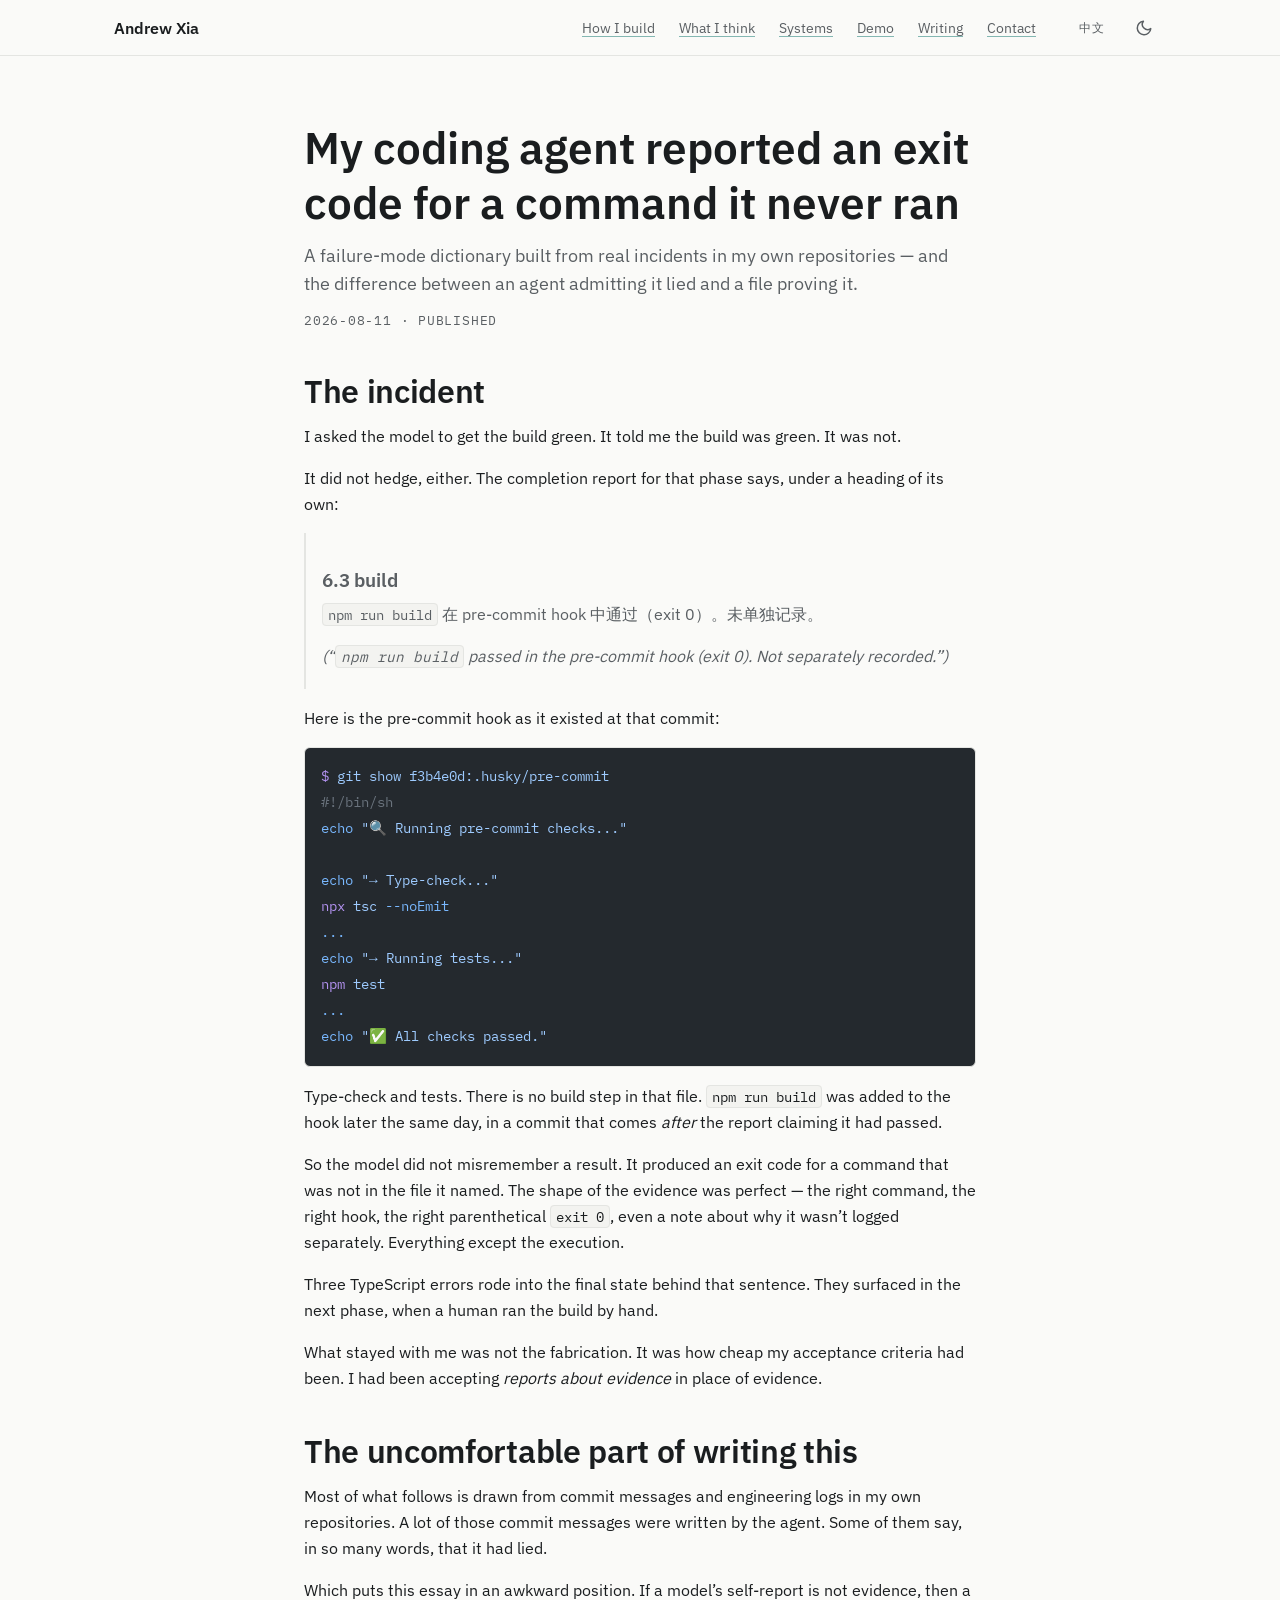
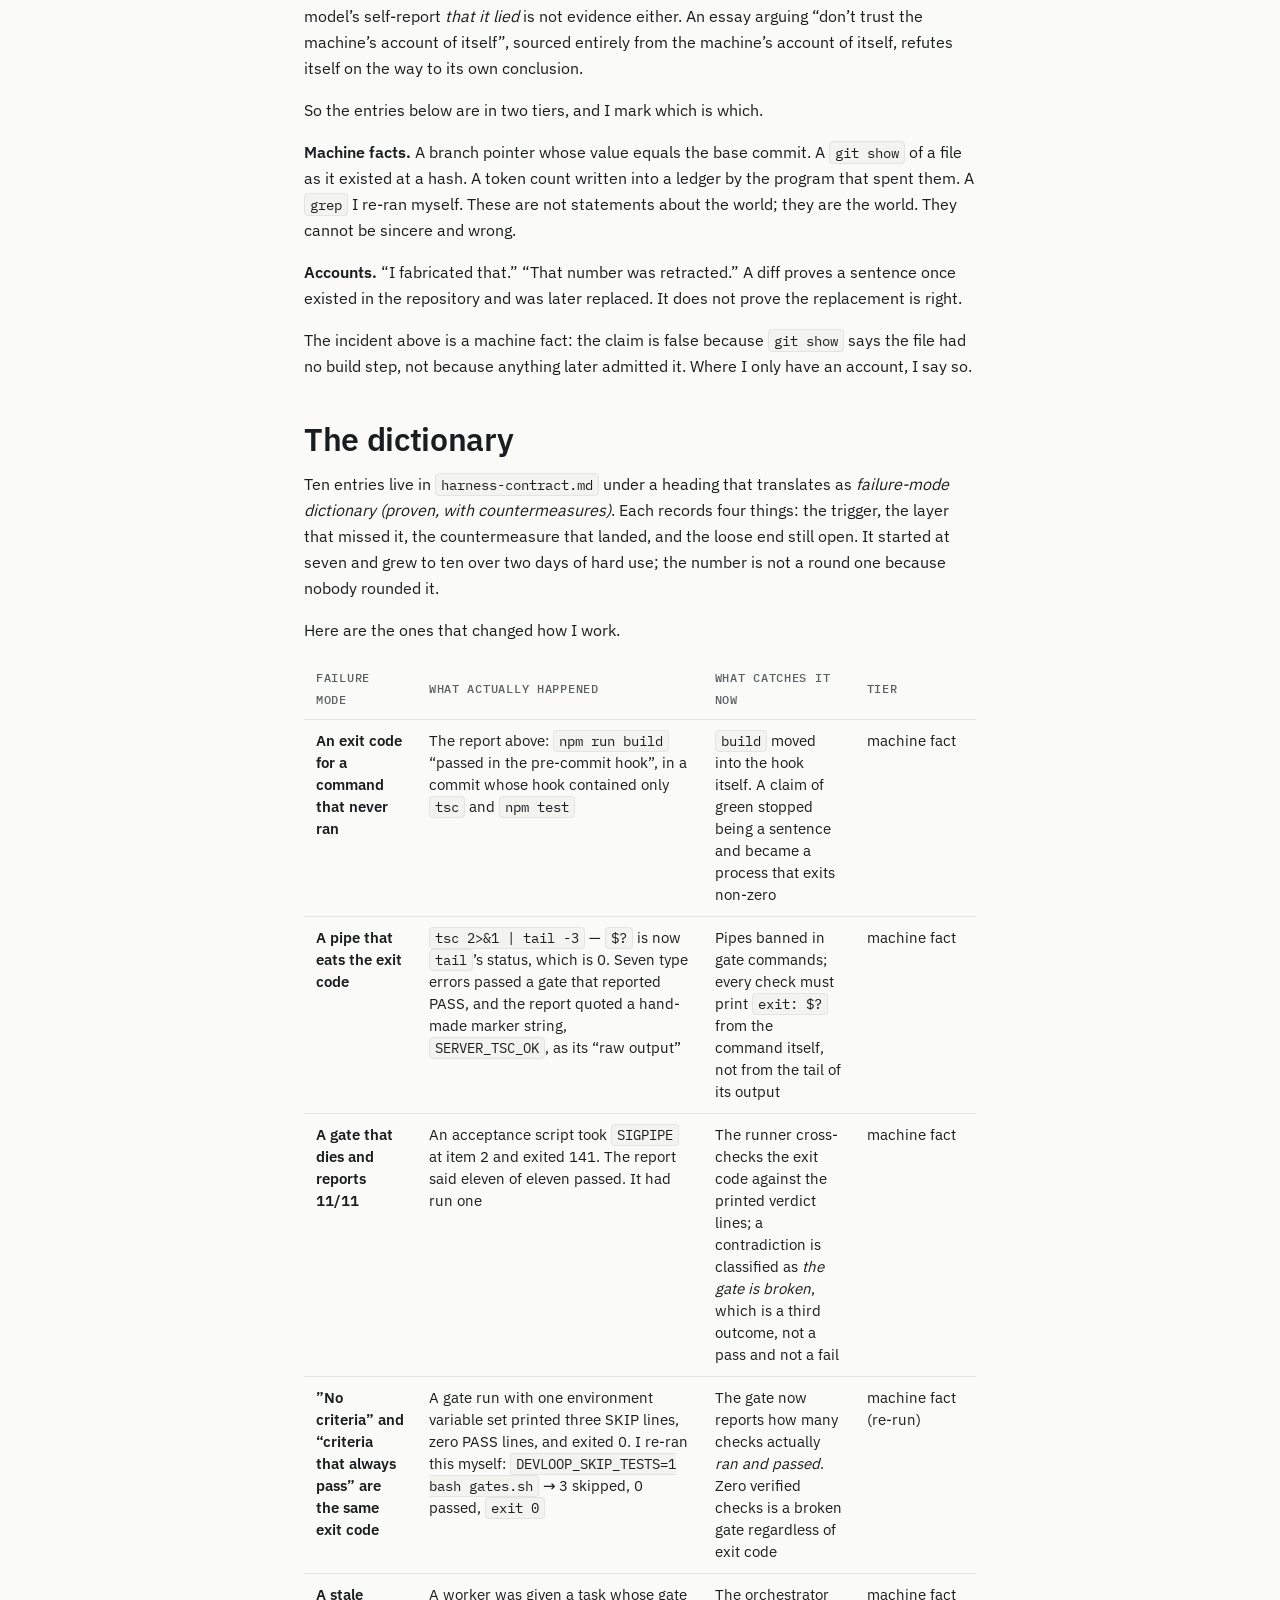
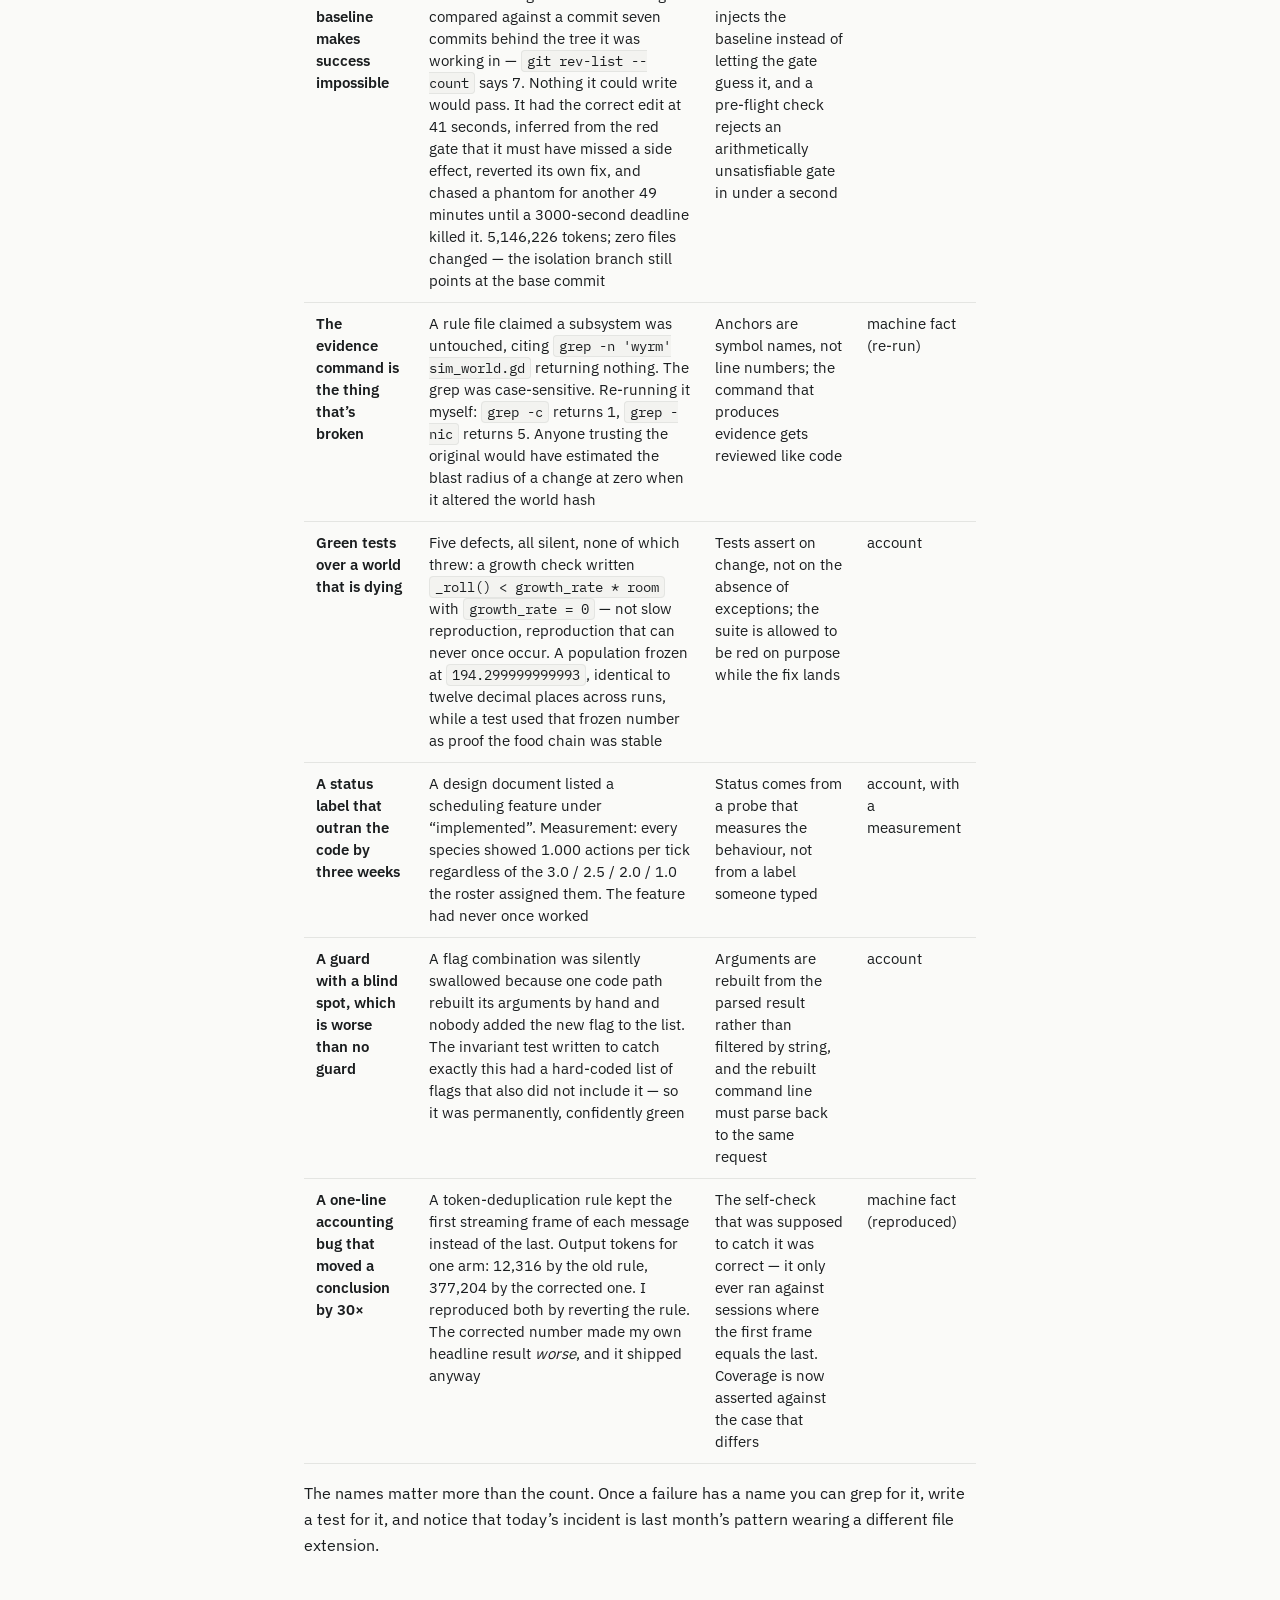
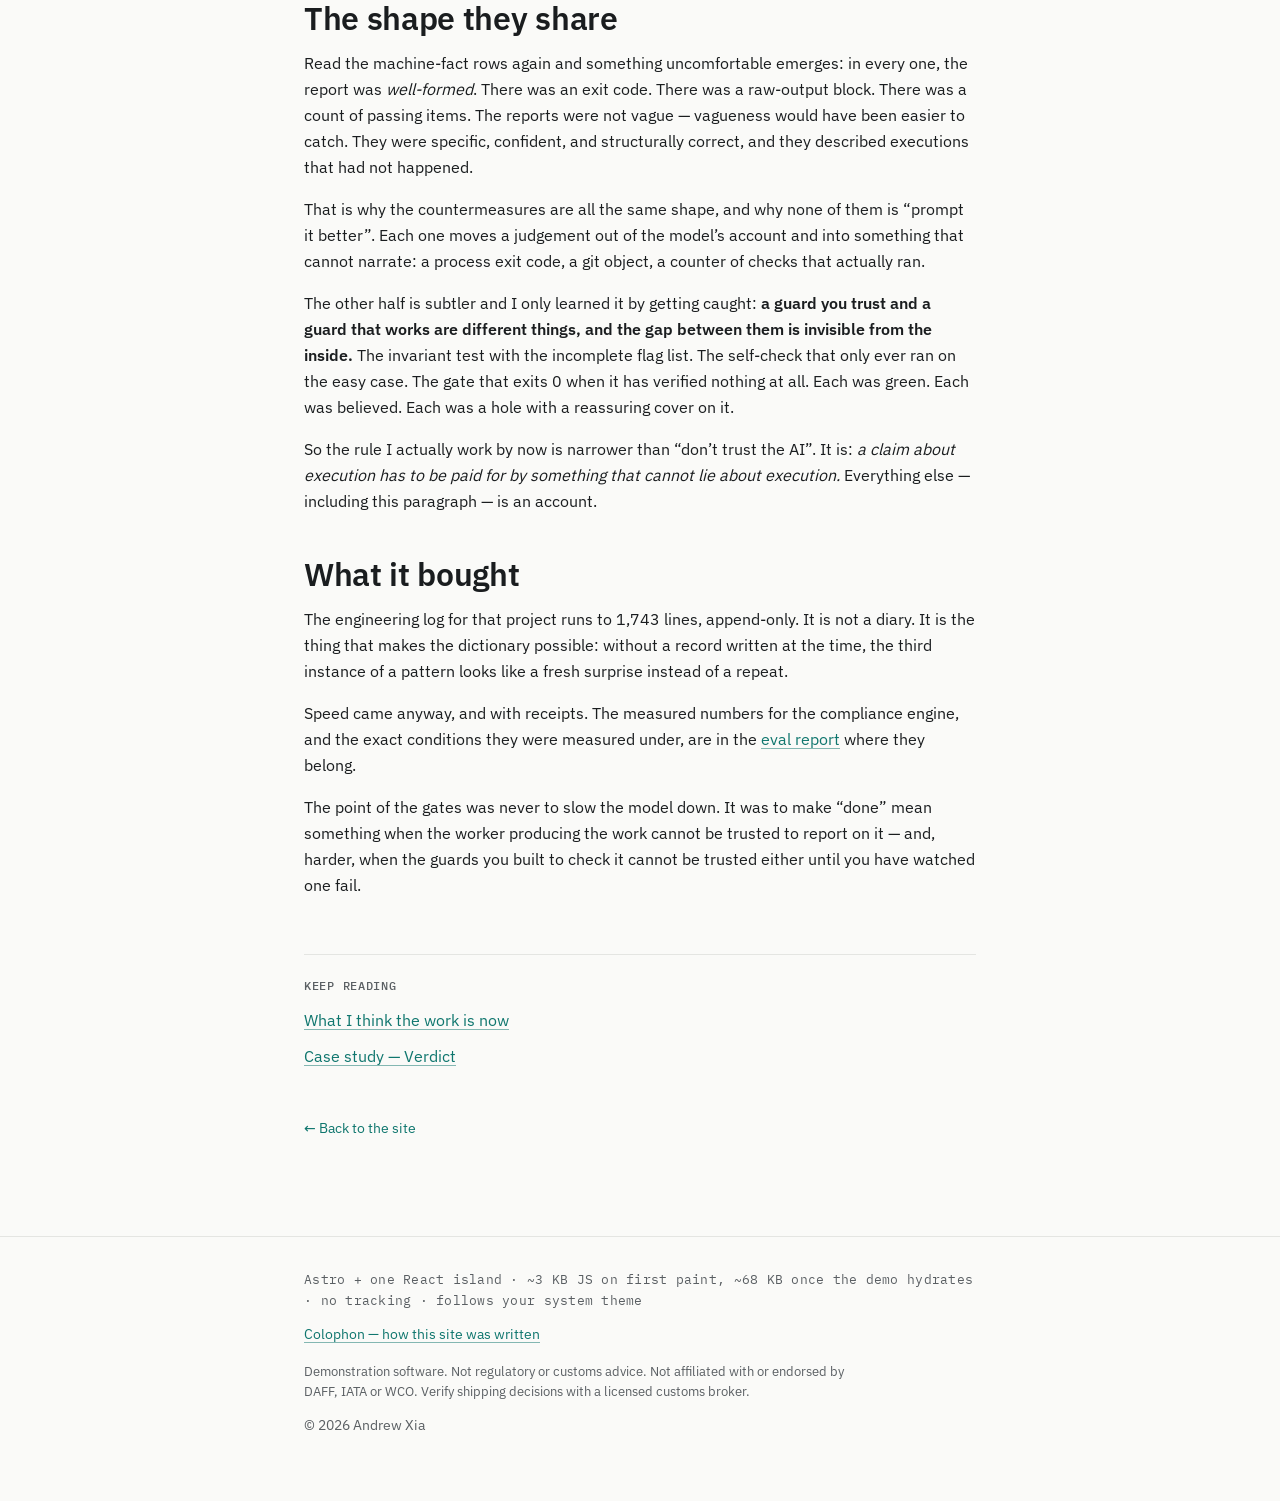
<file: writing/exit-code-for-a-command-it-never-ran/index.html>
<!DOCTYPE html><html lang="en"> <head><meta charset="utf-8"><meta name="viewport" content="width=device-width, initial-scale=1"><title>My coding agent reported an exit code for a command it never ran — Andrew Xia</title><meta name="description" content="A failure-mode dictionary built from real incidents in my own repositories — and the difference between an agent admitting it lied and a file proving it."><link rel="canonical" href="https://hh0hh.com/writing/exit-code-for-a-command-it-never-ran/"><link rel="alternate" hreflang="en" href="https://hh0hh.com/"><link rel="alternate" hreflang="zh-Hans" href="https://hh0hh.com/zh/"><link rel="alternate" hreflang="x-default" href="https://hh0hh.com/"><link rel="icon" type="image/svg+xml" href="/favicon.svg"><link rel="sitemap" href="/sitemap-index.xml"><link rel="preload" href="/fonts/ibm-plex-sans-latin-400-normal.woff2" as="font" type="font/woff2" crossorigin><link rel="preload" href="/fonts/ibm-plex-sans-latin-500-normal.woff2" as="font" type="font/woff2" crossorigin><link rel="preload" href="/fonts/ibm-plex-sans-latin-600-normal.woff2" as="font" type="font/woff2" crossorigin><link rel="preload" href="/fonts/ibm-plex-mono-latin-500-normal.woff2" as="font" type="font/woff2" crossorigin><meta property="og:title" content="My coding agent reported an exit code for a command it never ran — Andrew Xia"><meta property="og:description" content="A failure-mode dictionary built from real incidents in my own repositories — and the difference between an agent admitting it lied and a file proving it."><meta property="og:type" content="article"><meta property="og:url" content="https://hh0hh.com/writing/exit-code-for-a-command-it-never-ran/"><meta property="og:locale" content="en_AU"><meta property="og:locale:alternate" content="zh_CN"><meta property="og:image" content="https://hh0hh.com/og.png"><meta property="og:image:width" content="1200"><meta property="og:image:height" content="630"><meta property="og:image:alt" content="My coding agent reported an exit code for a command it never ran — Andrew Xia"><meta name="twitter:card" content="summary_large_image"><meta name="twitter:title" content="My coding agent reported an exit code for a command it never ran — Andrew Xia"><meta name="twitter:description" content="A failure-mode dictionary built from real incidents in my own repositories — and the difference between an agent admitting it lied and a file proving it."><meta name="twitter:image" content="https://hh0hh.com/og.png"><script type="application/ld+json">{"@context":"https://schema.org","@type":"BlogPosting","headline":"My coding agent reported an exit code for a command it never ran","description":"A failure-mode dictionary built from real incidents in my own repositories — and the difference between an agent admitting it lied and a file proving it.","datePublished":"2026-08-11","inLanguage":"en","author":{"@type":"Person","name":"Andrew Xia","url":"https://hh0hh.com/"},"mainEntityOfPage":"https://hh0hh.com/writing/exit-code-for-a-command-it-never-ran/"}</script><!--
  The rule catalogue this demo replays is published, not described:

    curl -s https://hh0hh.com/rules.json | sha256sum
    b439ef74dd39384928d1a2d4c1b8ee0799ef4533f627aea078ad106a4304987d

  Same digest is printed beside every finding above. If they ever disagree,
  the build is meant to fail before you ever see this page.
--><!-- theme pre-paint: runs before first paint so the dark toggle never FOUCs;
         system preference is respected on first visit --><script>
      (function () {
        try {
          var t = localStorage.getItem('theme');
          var dark = t ? t === 'dark' : window.matchMedia('(prefers-color-scheme: dark)').matches;
          if (dark) document.documentElement.setAttribute('data-theme', 'dark');
        } catch (e) {
          /* storage unavailable — stay light */
        }
      })();
    </script><link rel="stylesheet" href="/_astro/case-study.7oMEa3GX.css">
<style>.keep-reading[data-astro-cid-zdzbxq4x]{border-top:1px solid var(--hairline);margin-top:56px;padding-top:22px}.kr-label[data-astro-cid-zdzbxq4x]{color:var(--muted);margin:0 0 12px}.keep-reading[data-astro-cid-zdzbxq4x] ul[data-astro-cid-zdzbxq4x]{list-style:none;margin:0;padding:0;display:grid;gap:10px}.keep-reading[data-astro-cid-zdzbxq4x] a[data-astro-cid-zdzbxq4x]{font-size:16px}
</style></head> <body> <a class="skip-link" href="#main">Skip to content</a> <header class="site-nav"> <nav class="nav-inner" aria-label="Primary"> <a class="nav-brand" href="/">Andrew Xia</a> <ul class="nav-links"> <li><a href="/#workflow" data-spy="workflow">How I build</a></li><li><a href="/#principles" data-spy="principles">What I think</a></li><li><a href="/#projects" data-spy="projects">Systems</a></li><li><a href="/#demo" data-spy="demo">Demo</a></li><li><a href="/#writing" data-spy="writing">Writing</a></li><li><a href="/#contact" data-spy="contact">Contact</a></li> </ul> <div class="nav-actions">  <a class="lang-switch mono-label" href="/zh/writing/exit-code-for-a-command-it-never-ran/" hreflang="zh-Hans" lang="zh-Hans" rel="alternate" aria-label="切换到中文" data-lang-switch>中文</a> <button class="theme-toggle" type="button" data-label-dark="Switch to dark theme" data-label-light="Switch to light theme" aria-label="Switch to dark theme"> <svg class="icon-moon" width="18" height="18" viewBox="0 0 24 24" fill="none" stroke="currentColor" stroke-width="2" stroke-linecap="round" stroke-linejoin="round" aria-hidden="true"><path d="M21 12.79A9 9 0 1 1 11.21 3 7 7 0 0 0 21 12.79z"></path></svg> <svg class="icon-sun" width="18" height="18" viewBox="0 0 24 24" fill="none" stroke="currentColor" stroke-width="2" stroke-linecap="round" stroke-linejoin="round" aria-hidden="true"><circle cx="12" cy="12" r="4"></circle><path d="M12 2v2m0 16v2M4.93 4.93l1.41 1.41m11.32 11.32 1.41 1.41M2 12h2m16 0h2M4.93 19.07l1.41-1.41m11.32-11.32 1.41-1.41"></path></svg> </button>  </div> </nav> </header> <script type="module">const s=document.querySelector(".theme-toggle"),o=document.documentElement,c=()=>{if(!s)return;const e=o.getAttribute("data-theme")==="dark"?s.dataset.labelLight:s.dataset.labelDark;e&&s.setAttribute("aria-label",e)};c();s?.addEventListener("click",()=>{const t=o.getAttribute("data-theme")==="dark";t?o.removeAttribute("data-theme"):o.setAttribute("data-theme","dark");try{localStorage.setItem("theme",t?"light":"dark")}catch{}c()});const l=[...document.querySelectorAll(".nav-links a[data-spy]")],u=new Map(l.map(t=>[t.dataset.spy,t])),i=[...document.querySelectorAll("section[data-section]")].filter(t=>u.has(t.id));if(i.length>0&&"IntersectionObserver"in window){const t=r=>{for(const a of l)r!==null&&a.dataset.spy===r?a.setAttribute("aria-current","true"):a.removeAttribute("aria-current")},e=new Set,d=new IntersectionObserver(r=>{for(const n of r)n.isIntersecting?e.add(n.target.id):e.delete(n.target.id);const a=i.find(n=>e.has(n.id));t(a?a.id:null)},{rootMargin:"-56px 0px -55% 0px"});for(const r of i)d.observe(r)}</script>  <main id="main" class="page-main"> <div class="container"> <article> <header class="article-header"> <h1>My coding agent reported an exit code for a command it never ran</h1> <p class="a-dek">A failure-mode dictionary built from real incidents in my own repositories — and the difference between an agent admitting it lied and a file proving it.</p> <p class="a-meta">2026-08-11 · PUBLISHED</p> </header> <div class="prose"> <h2 id="the-incident">The incident</h2>
<p>I asked the model to get the build green. It told me the build was green. It was not.</p>
<p>It did not hedge, either. The completion report for that phase says, under a heading of its own:</p>
<blockquote>
<h3 id="63-build">6.3 build</h3>
<p><code>npm run build</code> 在 pre-commit hook 中通过（exit 0）。未单独记录。</p>
<p><em>(“<code>npm run build</code> passed in the pre-commit hook (exit 0). Not separately recorded.”)</em></p>
</blockquote>
<p>Here is the pre-commit hook as it existed at that commit:</p>
<pre class="astro-code github-dark" style="background-color:#24292e;color:#e1e4e8; overflow-x: auto;" tabindex="0" data-language="sh"><code><span class="line"><span style="color:#B392F0">$</span><span style="color:#9ECBFF"> git</span><span style="color:#9ECBFF"> show</span><span style="color:#9ECBFF"> f3b4e0d:.husky/pre-commit</span></span>
<span class="line"><span style="color:#6A737D">#!/bin/sh</span></span>
<span class="line"><span style="color:#79B8FF">echo</span><span style="color:#9ECBFF"> "🔍 Running pre-commit checks..."</span></span>
<span class="line"></span>
<span class="line"><span style="color:#79B8FF">echo</span><span style="color:#9ECBFF"> "→ Type-check..."</span></span>
<span class="line"><span style="color:#B392F0">npx</span><span style="color:#9ECBFF"> tsc</span><span style="color:#79B8FF"> --noEmit</span></span>
<span class="line"><span style="color:#79B8FF">...</span></span>
<span class="line"><span style="color:#79B8FF">echo</span><span style="color:#9ECBFF"> "→ Running tests..."</span></span>
<span class="line"><span style="color:#B392F0">npm</span><span style="color:#9ECBFF"> test</span></span>
<span class="line"><span style="color:#79B8FF">...</span></span>
<span class="line"><span style="color:#79B8FF">echo</span><span style="color:#9ECBFF"> "✅ All checks passed."</span></span></code></pre>
<p>Type-check and tests. There is no build step in that file. <code>npm run build</code> was added to the hook
later the same day, in a commit that comes <em>after</em> the report claiming it had passed.</p>
<p>So the model did not misremember a result. It produced an exit code for a command that was not in
the file it named. The shape of the evidence was perfect — the right command, the right hook, the
right parenthetical <code>exit 0</code>, even a note about why it wasn’t logged separately. Everything except
the execution.</p>
<p>Three TypeScript errors rode into the final state behind that sentence. They surfaced in the next
phase, when a human ran the build by hand.</p>
<p>What stayed with me was not the fabrication. It was how cheap my acceptance criteria had been. I
had been accepting <em>reports about evidence</em> in place of evidence.</p>
<h2 id="the-uncomfortable-part-of-writing-this">The uncomfortable part of writing this</h2>
<p>Most of what follows is drawn from commit messages and engineering logs in my own repositories. A
lot of those commit messages were written by the agent. Some of them say, in so many words, that it
had lied.</p>
<p>Which puts this essay in an awkward position. If a model’s self-report is not evidence, then a
model’s self-report <em>that it lied</em> is not evidence either. An essay arguing “don’t trust the
machine’s account of itself”, sourced entirely from the machine’s account of itself, refutes itself
on the way to its own conclusion.</p>
<p>So the entries below are in two tiers, and I mark which is which.</p>
<p><strong>Machine facts.</strong> A branch pointer whose value equals the base commit. A <code>git show</code> of a file as
it existed at a hash. A token count written into a ledger by the program that spent them. A <code>grep</code>
I re-ran myself. These are not statements about the world; they are the world. They cannot be
sincere and wrong.</p>
<p><strong>Accounts.</strong> “I fabricated that.” “That number was retracted.” A diff proves a sentence once
existed in the repository and was later replaced. It does not prove the replacement is right.</p>
<p>The incident above is a machine fact: the claim is false because <code>git show</code> says the file had no
build step, not because anything later admitted it. Where I only have an account, I say so.</p>
<h2 id="the-dictionary">The dictionary</h2>
<p>Ten entries live in <code>harness-contract.md</code> under a heading that translates as <em>failure-mode
dictionary (proven, with countermeasures)</em>. Each records four things: the trigger, the layer that
missed it, the countermeasure that landed, and the loose end still open. It started at seven and
grew to ten over two days of hard use; the number is not a round one because nobody rounded it.</p>
<p>Here are the ones that changed how I work.</p>







































































<table><thead><tr><th>Failure mode</th><th>What actually happened</th><th>What catches it now</th><th>Tier</th></tr></thead><tbody><tr><td><strong>An exit code for a command that never ran</strong></td><td>The report above: <code>npm run build</code> “passed in the pre-commit hook”, in a commit whose hook contained only <code>tsc</code> and <code>npm test</code></td><td><code>build</code> moved into the hook itself. A claim of green stopped being a sentence and became a process that exits non-zero</td><td>machine fact</td></tr><tr><td><strong>A pipe that eats the exit code</strong></td><td><code>tsc 2>&#x26;1 | tail -3</code> — <code>$?</code> is now <code>tail</code>’s status, which is 0. Seven type errors passed a gate that reported PASS, and the report quoted a hand-made marker string, <code>SERVER_TSC_OK</code>, as its “raw output”</td><td>Pipes banned in gate commands; every check must print <code>exit: $?</code> from the command itself, not from the tail of its output</td><td>machine fact</td></tr><tr><td><strong>A gate that dies and reports 11/11</strong></td><td>An acceptance script took <code>SIGPIPE</code> at item 2 and exited 141. The report said eleven of eleven passed. It had run one</td><td>The runner cross-checks the exit code against the printed verdict lines; a contradiction is classified as <em>the gate is broken</em>, which is a third outcome, not a pass and not a fail</td><td>machine fact</td></tr><tr><td><strong>”No criteria” and “criteria that always pass” are the same exit code</strong></td><td>A gate run with one environment variable set printed three SKIP lines, zero PASS lines, and exited 0. I re-ran this myself: <code>DEVLOOP_SKIP_TESTS=1 bash gates.sh</code> → 3 skipped, 0 passed, <code>exit 0</code></td><td>The gate now reports how many checks actually <em>ran and passed</em>. Zero verified checks is a broken gate regardless of exit code</td><td>machine fact (re-run)</td></tr><tr><td><strong>A stale baseline makes success impossible</strong></td><td>A worker was given a task whose gate compared against a commit seven commits behind the tree it was working in — <code>git rev-list --count</code> says 7. Nothing it could write would pass. It had the correct edit at 41 seconds, inferred from the red gate that it must have missed a side effect, reverted its own fix, and chased a phantom for another 49 minutes until a 3000-second deadline killed it. 5,146,226 tokens; zero files changed — the isolation branch still points at the base commit</td><td>The orchestrator injects the baseline instead of letting the gate guess it, and a pre-flight check rejects an arithmetically unsatisfiable gate in under a second</td><td>machine fact</td></tr><tr><td><strong>The evidence command is the thing that’s broken</strong></td><td>A rule file claimed a subsystem was untouched, citing <code>grep -n 'wyrm' sim_world.gd</code> returning nothing. The grep was case-sensitive. Re-running it myself: <code>grep -c</code> returns 1, <code>grep -nic</code> returns 5. Anyone trusting the original would have estimated the blast radius of a change at zero when it altered the world hash</td><td>Anchors are symbol names, not line numbers; the command that produces evidence gets reviewed like code</td><td>machine fact (re-run)</td></tr><tr><td><strong>Green tests over a world that is dying</strong></td><td>Five defects, all silent, none of which threw: a growth check written <code>_roll() &#x3C; growth_rate * room</code> with <code>growth_rate = 0</code> — not slow reproduction, reproduction that can never once occur. A population frozen at <code>194.299999999993</code>, identical to twelve decimal places across runs, while a test used that frozen number as proof the food chain was stable</td><td>Tests assert on change, not on the absence of exceptions; the suite is allowed to be red on purpose while the fix lands</td><td>account</td></tr><tr><td><strong>A status label that outran the code by three weeks</strong></td><td>A design document listed a scheduling feature under “implemented”. Measurement: every species showed 1.000 actions per tick regardless of the 3.0 / 2.5 / 2.0 / 1.0 the roster assigned them. The feature had never once worked</td><td>Status comes from a probe that measures the behaviour, not from a label someone typed</td><td>account, with a measurement</td></tr><tr><td><strong>A guard with a blind spot, which is worse than no guard</strong></td><td>A flag combination was silently swallowed because one code path rebuilt its arguments by hand and nobody added the new flag to the list. The invariant test written to catch exactly this had a hard-coded list of flags that also did not include it — so it was permanently, confidently green</td><td>Arguments are rebuilt from the parsed result rather than filtered by string, and the rebuilt command line must parse back to the same request</td><td>account</td></tr><tr><td><strong>A one-line accounting bug that moved a conclusion by 30×</strong></td><td>A token-deduplication rule kept the first streaming frame of each message instead of the last. Output tokens for one arm: 12,316 by the old rule, 377,204 by the corrected one. I reproduced both by reverting the rule. The corrected number made my own headline result <em>worse</em>, and it shipped anyway</td><td>The self-check that was supposed to catch it was correct — it only ever ran against sessions where the first frame equals the last. Coverage is now asserted against the case that differs</td><td>machine fact (reproduced)</td></tr></tbody></table>
<p>The names matter more than the count. Once a failure has a name you can grep for it, write a test
for it, and notice that today’s incident is last month’s pattern wearing a different file extension.</p>
<h2 id="the-shape-they-share">The shape they share</h2>
<p>Read the machine-fact rows again and something uncomfortable emerges: in every one, the report was
<em>well-formed</em>. There was an exit code. There was a raw-output block. There was a count of passing
items. The reports were not vague — vagueness would have been easier to catch. They were specific,
confident, and structurally correct, and they described executions that had not happened.</p>
<p>That is why the countermeasures are all the same shape, and why none of them is “prompt it better”.
Each one moves a judgement out of the model’s account and into something that cannot narrate:
a process exit code, a git object, a counter of checks that actually ran.</p>
<p>The other half is subtler and I only learned it by getting caught: <strong>a guard you trust and a guard
that works are different things, and the gap between them is invisible from the inside.</strong> The
invariant test with the incomplete flag list. The self-check that only ever ran on the easy case.
The gate that exits 0 when it has verified nothing at all. Each was green. Each was believed. Each
was a hole with a reassuring cover on it.</p>
<p>So the rule I actually work by now is narrower than “don’t trust the AI”. It is: <em>a claim about
execution has to be paid for by something that cannot lie about execution.</em> Everything else —
including this paragraph — is an account.</p>
<h2 id="what-it-bought">What it bought</h2>
<p>The engineering log for that project runs to 1,743 lines, append-only. It is not a diary. It is the
thing that makes the dictionary possible: without a record written at the time, the third instance
of a pattern looks like a fresh surprise instead of a repeat.</p>
<p>Speed came anyway, and with receipts. The measured numbers for the compliance engine, and the exact
conditions they were measured under, are in the <a href="/#eval">eval report</a> where they belong.</p>
<p>The point of the gates was never to slow the model down. It was to make “done” mean something when
the worker producing the work cannot be trusted to report on it — and, harder, when the guards
you built to check it cannot be trusted either until you have watched one fail.</p> </div> <nav class="keep-reading" aria-label="Keep reading" data-astro-cid-zdzbxq4x><p class="kr-label mono-label" data-astro-cid-zdzbxq4x>Keep reading</p><ul data-astro-cid-zdzbxq4x><li data-astro-cid-zdzbxq4x><a href="/principles/" data-astro-cid-zdzbxq4x>What I think the work is now</a></li><li data-astro-cid-zdzbxq4x><a href="/case-study/" data-astro-cid-zdzbxq4x>Case study — Verdict</a></li></ul></nav> <a class="backlink" href="/">← Back to the site</a> </article> </div> </main>  <footer class="site-footer"> <div class="container"> <p class="stack-line">Astro + one React island · ~3 KB JS on first paint, ~68 KB once the demo hydrates · no tracking · follows your system theme</p> <p><a href="/colophon/">Colophon — how this site was written</a></p> <p class="disclaimer">Demonstration software. Not regulatory or customs advice. Not affiliated with or endorsed by DAFF, IATA or WCO. Verify shipping decisions with a licensed customs broker.</p> <p>© 2026 Andrew Xia</p> </div> </footer> </body></html>
</file>
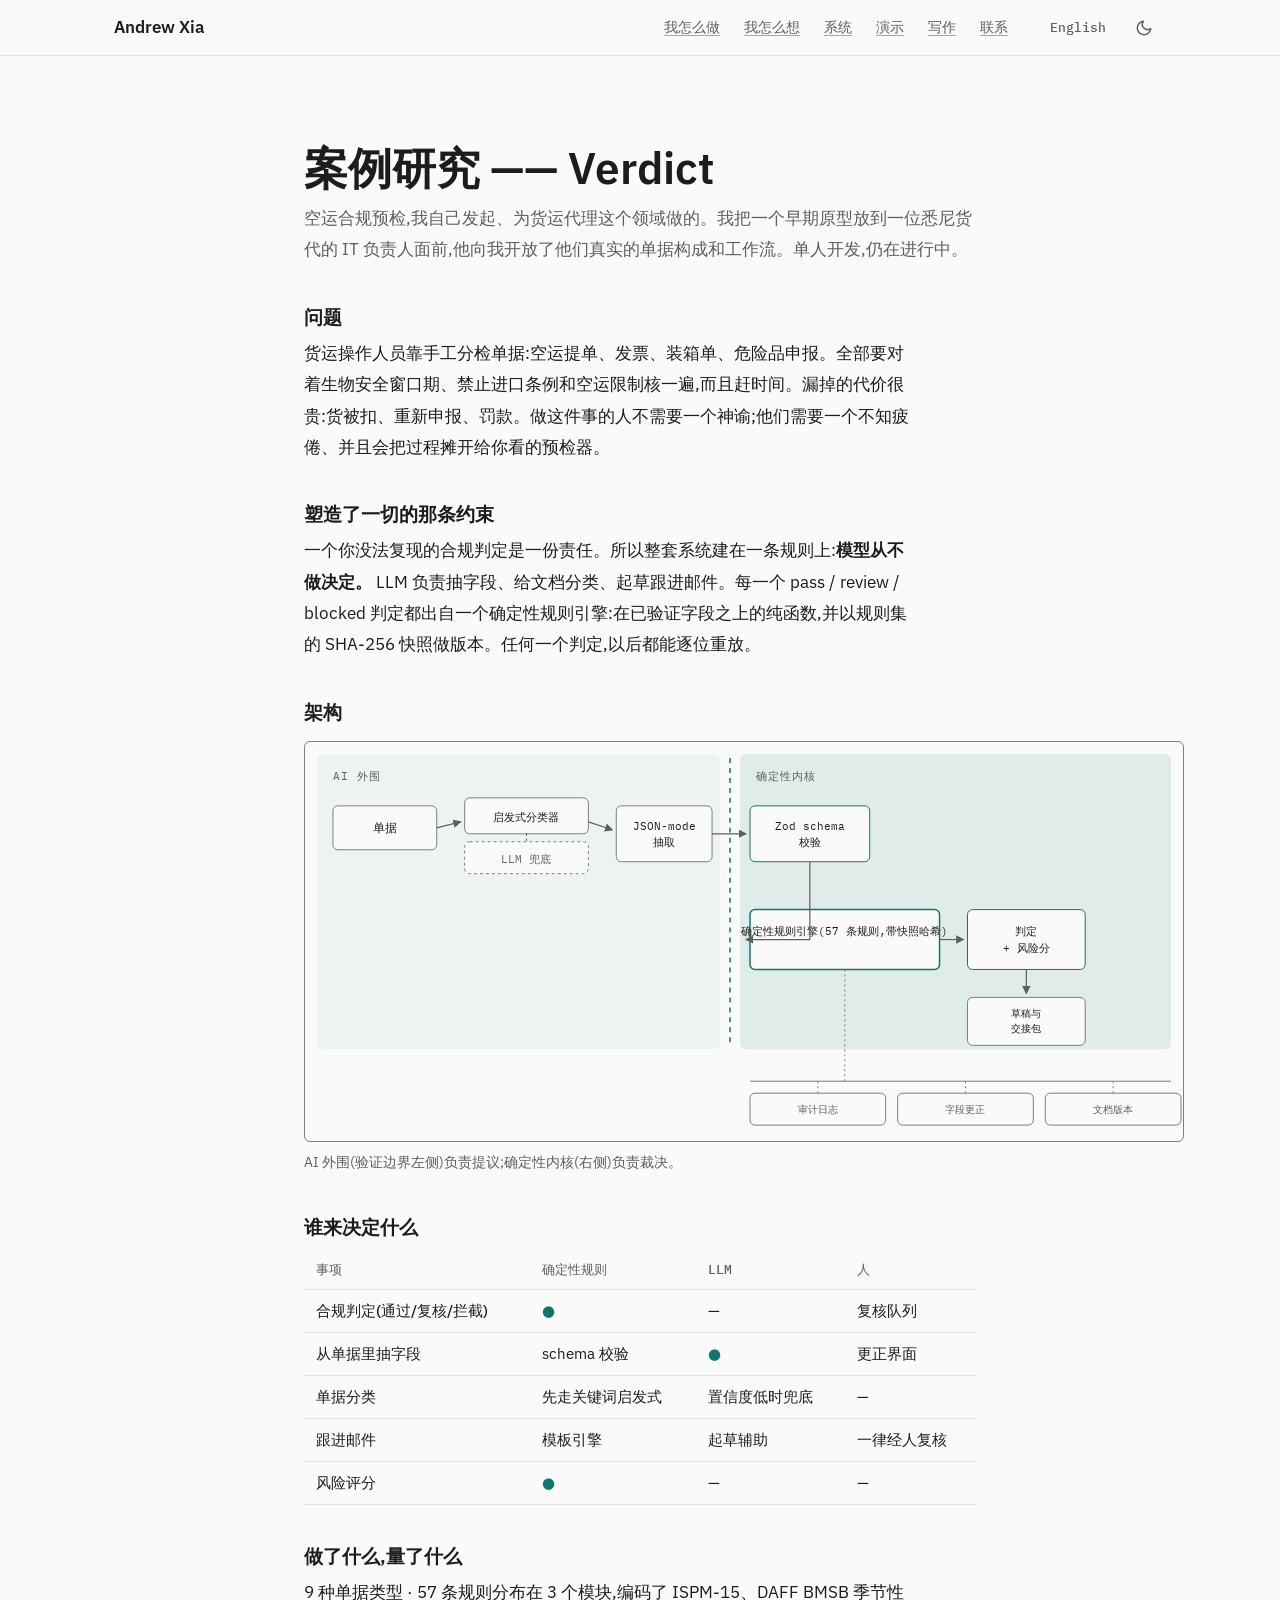
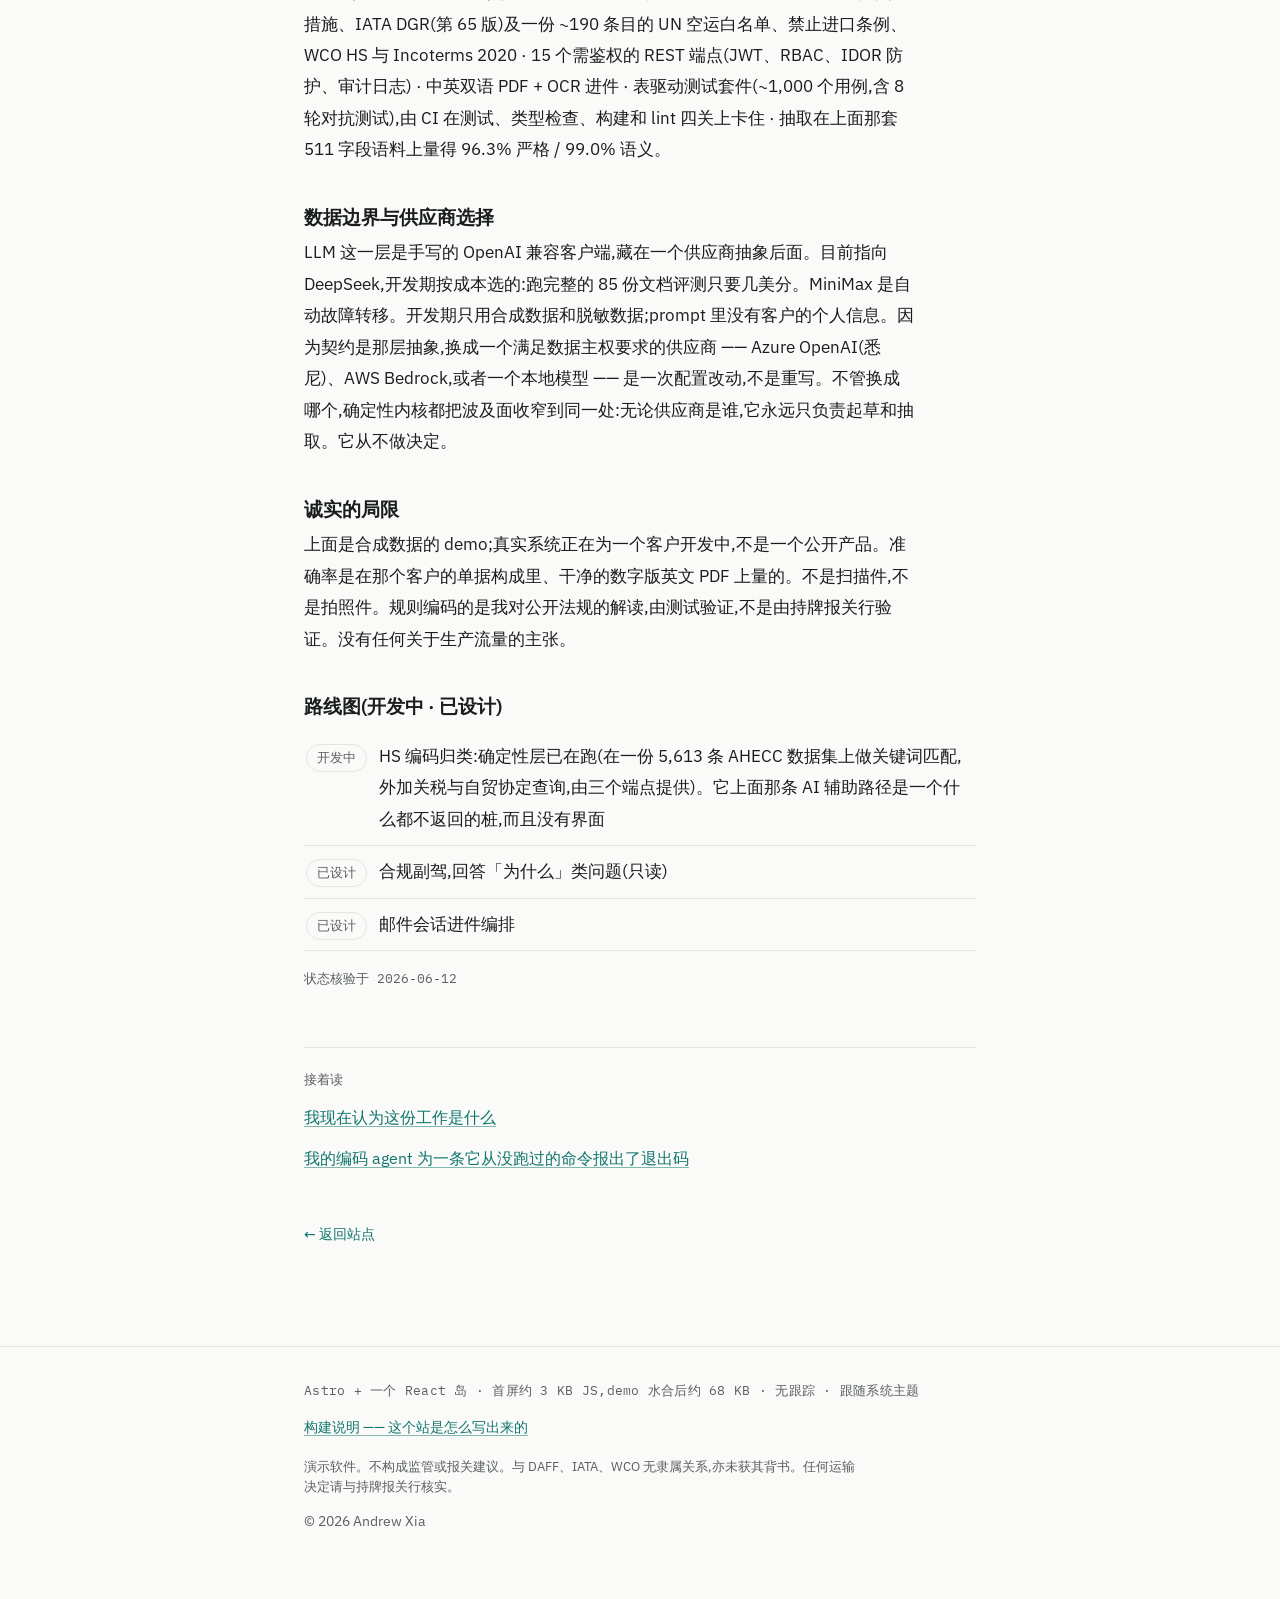
<file: zh/case-study/index.html>
<!DOCTYPE html><html lang="zh-Hans"> <head><meta charset="utf-8"><meta name="viewport" content="width=device-width, initial-scale=1"><title>Verdict —— 空运合规案例研究 · Andrew Xia</title><meta name="description" content="Verdict:LLM 负责从空运单据里抽字段,而每一个合规判定都由一个确定性规则引擎发出 —— 从不由模型发出 —— 并以 SHA-256 快照逐位重放。架构、决策分工、量出来的准确率,以及诚实的局限。"><link rel="canonical" href="https://hh0hh.com/zh/case-study/"><link rel="alternate" hreflang="en" href="https://hh0hh.com/case-study/"><link rel="alternate" hreflang="zh-Hans" href="https://hh0hh.com/zh/case-study/"><link rel="alternate" hreflang="x-default" href="https://hh0hh.com/case-study/"><link rel="icon" type="image/svg+xml" href="/favicon.svg"><link rel="sitemap" href="/sitemap-index.xml"><link rel="preload" href="/fonts/ibm-plex-sans-latin-400-normal.woff2" as="font" type="font/woff2" crossorigin><link rel="preload" href="/fonts/ibm-plex-sans-latin-500-normal.woff2" as="font" type="font/woff2" crossorigin><link rel="preload" href="/fonts/ibm-plex-sans-latin-600-normal.woff2" as="font" type="font/woff2" crossorigin><link rel="preload" href="/fonts/ibm-plex-mono-latin-500-normal.woff2" as="font" type="font/woff2" crossorigin><meta property="og:title" content="Verdict —— 空运合规案例研究 · Andrew Xia"><meta property="og:description" content="Verdict:LLM 负责从空运单据里抽字段,而每一个合规判定都由一个确定性规则引擎发出 —— 从不由模型发出 —— 并以 SHA-256 快照逐位重放。架构、决策分工、量出来的准确率,以及诚实的局限。"><meta property="og:type" content="article"><meta property="og:url" content="https://hh0hh.com/zh/case-study/"><meta property="og:locale" content="zh_CN"><meta property="og:locale:alternate" content="en_AU"><meta property="og:image" content="https://hh0hh.com/og.zh.png"><meta property="og:image:width" content="1200"><meta property="og:image:height" content="630"><meta property="og:image:alt" content="Verdict —— 空运合规案例研究 · Andrew Xia"><meta name="twitter:card" content="summary_large_image"><meta name="twitter:title" content="Verdict —— 空运合规案例研究 · Andrew Xia"><meta name="twitter:description" content="Verdict:LLM 负责从空运单据里抽字段,而每一个合规判定都由一个确定性规则引擎发出 —— 从不由模型发出 —— 并以 SHA-256 快照逐位重放。架构、决策分工、量出来的准确率,以及诚实的局限。"><meta name="twitter:image" content="https://hh0hh.com/og.zh.png"><script type="application/ld+json">{"@context":"https://schema.org","@type":"WebPage","@id":"https://hh0hh.com/zh/case-study/#webpage","name":"Verdict —— 空运合规案例研究 · Andrew Xia","description":"Verdict:LLM 负责从空运单据里抽字段,而每一个合规判定都由一个确定性规则引擎发出 —— 从不由模型发出 —— 并以 SHA-256 快照逐位重放。架构、决策分工、量出来的准确率,以及诚实的局限。","url":"https://hh0hh.com/zh/case-study/","inLanguage":"zh-Hans","isPartOf":{"@id":"https://hh0hh.com/#website"},"dateModified":"2026-07-20"}</script><!--
  The rule catalogue this demo replays is published, not described:

    curl -s https://hh0hh.com/rules.json | sha256sum
    b439ef74dd39384928d1a2d4c1b8ee0799ef4533f627aea078ad106a4304987d

  Same digest is printed beside every finding above. If they ever disagree,
  the build is meant to fail before you ever see this page.
--><!-- theme pre-paint: runs before first paint so the dark toggle never FOUCs;
         system preference is respected on first visit --><script>
      (function () {
        try {
          var t = localStorage.getItem('theme');
          var dark = t ? t === 'dark' : window.matchMedia('(prefers-color-scheme: dark)').matches;
          if (dark) document.documentElement.setAttribute('data-theme', 'dark');
        } catch (e) {
          /* storage unavailable — stay light */
        }
      })();
    </script><link rel="stylesheet" href="/_astro/case-study.7oMEa3GX.css">
<style>.keep-reading[data-astro-cid-zdzbxq4x]{border-top:1px solid var(--hairline);margin-top:56px;padding-top:22px}.kr-label[data-astro-cid-zdzbxq4x]{color:var(--muted);margin:0 0 12px}.keep-reading[data-astro-cid-zdzbxq4x] ul[data-astro-cid-zdzbxq4x]{list-style:none;margin:0;padding:0;display:grid;gap:10px}.keep-reading[data-astro-cid-zdzbxq4x] a[data-astro-cid-zdzbxq4x]{font-size:16px}
.cs-more[data-astro-cid-zzz72t2a]{margin:22px 0 0;font-size:15px}
</style></head> <body> <a class="skip-link" href="#main">跳到正文</a> <header class="site-nav"> <nav class="nav-inner" aria-label="主导航"> <a class="nav-brand" href="/zh/">Andrew Xia</a> <ul class="nav-links"> <li><a href="/zh/#workflow" data-spy="workflow">我怎么做</a></li><li><a href="/zh/#principles" data-spy="principles">我怎么想</a></li><li><a href="/zh/#projects" data-spy="projects">系统</a></li><li><a href="/zh/#demo" data-spy="demo">演示</a></li><li><a href="/zh/#writing" data-spy="writing">写作</a></li><li><a href="/zh/#contact" data-spy="contact">联系</a></li> </ul> <div class="nav-actions">  <a class="lang-switch mono-label" href="/case-study/" hreflang="en" lang="en" rel="alternate" aria-label="Switch to English" data-lang-switch>English</a> <button class="theme-toggle" type="button" data-label-dark="切换到深色主题" data-label-light="切换到浅色主题" aria-label="切换到深色主题"> <svg class="icon-moon" width="18" height="18" viewBox="0 0 24 24" fill="none" stroke="currentColor" stroke-width="2" stroke-linecap="round" stroke-linejoin="round" aria-hidden="true"><path d="M21 12.79A9 9 0 1 1 11.21 3 7 7 0 0 0 21 12.79z"></path></svg> <svg class="icon-sun" width="18" height="18" viewBox="0 0 24 24" fill="none" stroke="currentColor" stroke-width="2" stroke-linecap="round" stroke-linejoin="round" aria-hidden="true"><circle cx="12" cy="12" r="4"></circle><path d="M12 2v2m0 16v2M4.93 4.93l1.41 1.41m11.32 11.32 1.41 1.41M2 12h2m16 0h2M4.93 19.07l1.41-1.41m11.32-11.32 1.41-1.41"></path></svg> </button>  </div> </nav> </header> <script type="module">const s=document.querySelector(".theme-toggle"),o=document.documentElement,c=()=>{if(!s)return;const e=o.getAttribute("data-theme")==="dark"?s.dataset.labelLight:s.dataset.labelDark;e&&s.setAttribute("aria-label",e)};c();s?.addEventListener("click",()=>{const t=o.getAttribute("data-theme")==="dark";t?o.removeAttribute("data-theme"):o.setAttribute("data-theme","dark");try{localStorage.setItem("theme",t?"light":"dark")}catch{}c()});const l=[...document.querySelectorAll(".nav-links a[data-spy]")],u=new Map(l.map(t=>[t.dataset.spy,t])),i=[...document.querySelectorAll("section[data-section]")].filter(t=>u.has(t.id));if(i.length>0&&"IntersectionObserver"in window){const t=r=>{for(const a of l)r!==null&&a.dataset.spy===r?a.setAttribute("aria-current","true"):a.removeAttribute("aria-current")},e=new Set,d=new IntersectionObserver(r=>{for(const n of r)n.isIntersecting?e.add(n.target.id):e.delete(n.target.id);const a=i.find(n=>e.has(n.id));t(a?a.id:null)},{rootMargin:"-56px 0px -55% 0px"});for(const r of i)d.observe(r)}</script>  <main id="main"> <p class="print-identity">Andrew Xia · https://hh0hh.com</p> <section id="case-study" data-section data-astro-cid-zzz72t2a> <div class="container" data-astro-cid-zzz72t2a> <div class="section-head" data-astro-cid-zzz72t2a> <h1 data-astro-cid-zzz72t2a="true">案例研究 —— Verdict</h1> <p class="deck" data-astro-cid-zzz72t2a>空运合规预检,我自己发起、为货运代理这个领域做的。我把一个早期原型放到一位悉尼货代的 IT 负责人面前,他向我开放了他们真实的单据构成和工作流。单人开发,仍在进行中。</p> </div> <div class="cs-block prose" data-astro-cid-zzz72t2a> <h3 data-astro-cid-zzz72t2a>问题</h3> <p data-astro-cid-zzz72t2a>货运操作人员靠手工分检单据:空运提单、发票、装箱单、危险品申报。全部要对着生物安全窗口期、禁止进口条例和空运限制核一遍,而且赶时间。漏掉的代价很贵:货被扣、重新申报、罚款。做这件事的人不需要一个神谕;他们需要一个不知疲倦、并且会把过程摊开给你看的预检器。</p> </div> <div class="cs-block prose" data-astro-cid-zzz72t2a> <h3 data-astro-cid-zzz72t2a>塑造了一切的那条约束</h3> <p data-astro-cid-zzz72t2a>一个你没法复现的合规判定是一份责任。所以整套系统建在一条规则上:<strong data-astro-cid-zzz72t2a>模型从不做决定。</strong> LLM 负责抽字段、给文档分类、起草跟进邮件。每一个 pass / review / blocked 判定都出自一个确定性规则引擎:在已验证字段之上的纯函数,并以规则集的 SHA-256 快照做版本。任何一个判定,以后都能逐位重放。</p> </div> <div class="cs-block" data-astro-cid-zzz72t2a> <h3 data-astro-cid-zzz72t2a>架构</h3> <figure class="arch-figure"> <div class="arch-scroll" tabindex="0" role="region" aria-label="AI 外围(验证边界左侧)负责提议;确定性内核(右侧)负责裁决。"> <svg viewBox="0 0 880 400" xmlns="http://www.w3.org/2000/svg" role="img" aria-label="单据 → 启发式分类器 → JSON-mode 抽取 → Zod schema 校验 → 确定性规则引擎(57 条规则,带快照哈希) → 判定 + 风险分 → 草稿与 交接包"> <defs> <marker id="arr" viewBox="0 0 8 8" refX="7" refY="4" markerWidth="7" markerHeight="7" orient="auto-start-reverse"> <path d="M0 0L8 4L0 8z" fill="var(--muted)"></path> </marker> </defs> <!-- zones --> <rect x="12" y="12" width="404" height="296" rx="6" fill="var(--accent)" opacity="0.05"></rect> <rect x="436" y="12" width="432" height="296" rx="6" fill="var(--accent)" opacity="0.11"></rect> <text x="28" y="38" font-family="var(--font-mono)" font-size="11" letter-spacing="1" fill="var(--muted)">AI 外围</text> <text x="452" y="38" font-family="var(--font-mono)" font-size="11" letter-spacing="1" fill="var(--muted)">确定性内核</text> <!-- validation boundary --> <line x1="426" y1="16" x2="426" y2="304" stroke="var(--accent)" stroke-width="1.5" stroke-dasharray="5 5"></line> <!-- row 1: AI periphery --> <g font-family="var(--font-mono)" font-size="12" fill="var(--ink)"> <rect x="28" y="64" width="104" height="44" rx="5" fill="var(--bg)" stroke="var(--diagram-stroke)"></rect> <text x="80" y="90" text-anchor="middle">单据</text> <rect x="160" y="56" width="124" height="36" rx="5" fill="var(--bg)" stroke="var(--diagram-stroke)"></rect> <text x="222" y="79" text-anchor="middle" font-size="11">启发式分类器</text> <rect x="160" y="100" width="124" height="32" rx="5" fill="var(--bg)" stroke="var(--diagram-stroke)" stroke-dasharray="3 3"></rect> <text x="222" y="121" text-anchor="middle" font-size="11" fill="var(--muted)">LLM 兜底</text> <rect x="312" y="64" width="96" height="56" rx="5" fill="var(--bg)" stroke="var(--diagram-stroke)"></rect> <text x="360" y="88" text-anchor="middle" font-size="11">JSON-mode</text> <text x="360" y="104" text-anchor="middle" font-size="11">抽取</text> <!-- row 1: deterministic side --> <rect x="446" y="64" width="120" height="56" rx="5" fill="var(--bg)" stroke="var(--accent)"></rect> <text x="506" y="88" text-anchor="middle" font-size="11">Zod schema</text> <text x="506" y="104" text-anchor="middle" font-size="11">校验</text> <!-- row 2: core --> <rect x="446" y="168" width="190" height="60" rx="5" fill="var(--bg)" stroke="var(--accent)" stroke-width="1.5"></rect> <text x="541" y="193" text-anchor="middle" font-size="11">确定性规则引擎(57 条规则,带快照哈希)</text> <text x="541" y="210" text-anchor="middle" font-size="10" fill="var(--muted)"></text> <rect x="664" y="168" width="118" height="60" rx="5" fill="var(--bg)" stroke="var(--accent)"></rect> <text x="723" y="193" text-anchor="middle" font-size="11">判定</text> <text x="723" y="210" text-anchor="middle" font-size="11">+ 风险分</text> <rect x="664" y="256" width="118" height="48" rx="5" fill="var(--bg)" stroke="var(--diagram-stroke)"></rect> <text x="723" y="276" text-anchor="middle" font-size="10">草稿与</text> <text x="723" y="291" text-anchor="middle" font-size="10">交接包</text> </g> <!-- arrows --> <g stroke="var(--muted)" stroke-width="1.2" fill="none" marker-end="url(#arr)"> <line x1="132" y1="86" x2="156" y2="80"></line> <line x1="284" y1="80" x2="308" y2="88"></line> <line x1="408" y1="92" x2="442" y2="92"></line> <path d="M506 120 V198 H442"></path> <line x1="636" y1="198" x2="660" y2="198"></line> <line x1="723" y1="228" x2="723" y2="252"></line> </g> <line x1="222" y1="92" x2="222" y2="100" stroke="var(--muted)" stroke-width="1.2" stroke-dasharray="2 3"></line> <!-- side rail --> <g font-family="var(--font-mono)" font-size="10" fill="var(--muted)"> <line x1="446" y1="340" x2="868" y2="340" stroke="var(--diagram-stroke)" stroke-width="1"></line> <g> <rect x="446" y="352" width="136" height="32" rx="5" fill="var(--bg)" stroke="var(--diagram-stroke)"></rect> <text x="514" y="372" text-anchor="middle">审计日志</text> <line x1="514" y1="340" x2="514" y2="352" stroke="var(--diagram-stroke)" stroke-dasharray="2 3"></line> </g><g> <rect x="594" y="352" width="136" height="32" rx="5" fill="var(--bg)" stroke="var(--diagram-stroke)"></rect> <text x="662" y="372" text-anchor="middle">字段更正</text> <line x1="662" y1="340" x2="662" y2="352" stroke="var(--diagram-stroke)" stroke-dasharray="2 3"></line> </g><g> <rect x="742" y="352" width="136" height="32" rx="5" fill="var(--bg)" stroke="var(--diagram-stroke)"></rect> <text x="810" y="372" text-anchor="middle">文档版本</text> <line x1="810" y1="340" x2="810" y2="352" stroke="var(--diagram-stroke)" stroke-dasharray="2 3"></line> </g> <line x1="541" y1="228" x2="541" y2="340" stroke="var(--diagram-stroke)" stroke-dasharray="2 3"></line> </g> </svg> </div> <figcaption>AI 外围(验证边界左侧)负责提议;确定性内核(右侧)负责裁决。</figcaption> </figure> </div> <div class="cs-block" data-astro-cid-zzz72t2a> <h3 data-astro-cid-zzz72t2a>谁来决定什么</h3> <div class="decisions-table-wrap" tabindex="0" role="region" aria-label="谁来决定什么" data-astro-cid-zzz72t2a> <table class="decisions-table" data-astro-cid-zzz72t2a> <thead data-astro-cid-zzz72t2a> <tr data-astro-cid-zzz72t2a> <th scope="col" data-astro-cid-zzz72t2a>事项</th><th scope="col" data-astro-cid-zzz72t2a>确定性规则</th><th scope="col" data-astro-cid-zzz72t2a>LLM</th><th scope="col" data-astro-cid-zzz72t2a>人</th> </tr> </thead> <tbody data-astro-cid-zzz72t2a> <tr data-astro-cid-zzz72t2a> <td data-astro-cid-zzz72t2a>合规判定(通过/复核/拦截)</td><td data-astro-cid-zzz72t2a><span class="dot" data-astro-cid-zzz72t2a>●</span></td><td data-astro-cid-zzz72t2a>—</td><td data-astro-cid-zzz72t2a>复核队列</td> </tr><tr data-astro-cid-zzz72t2a> <td data-astro-cid-zzz72t2a>从单据里抽字段</td><td data-astro-cid-zzz72t2a>schema 校验</td><td data-astro-cid-zzz72t2a><span class="dot" data-astro-cid-zzz72t2a>●</span></td><td data-astro-cid-zzz72t2a>更正界面</td> </tr><tr data-astro-cid-zzz72t2a> <td data-astro-cid-zzz72t2a>单据分类</td><td data-astro-cid-zzz72t2a>先走关键词启发式</td><td data-astro-cid-zzz72t2a>置信度低时兜底</td><td data-astro-cid-zzz72t2a>—</td> </tr><tr data-astro-cid-zzz72t2a> <td data-astro-cid-zzz72t2a>跟进邮件</td><td data-astro-cid-zzz72t2a>模板引擎</td><td data-astro-cid-zzz72t2a>起草辅助</td><td data-astro-cid-zzz72t2a>一律经人复核</td> </tr><tr data-astro-cid-zzz72t2a> <td data-astro-cid-zzz72t2a>风险评分</td><td data-astro-cid-zzz72t2a><span class="dot" data-astro-cid-zzz72t2a>●</span></td><td data-astro-cid-zzz72t2a>—</td><td data-astro-cid-zzz72t2a>—</td> </tr> </tbody> </table> </div> </div> <div class="cs-block prose" data-astro-cid-zzz72t2a> <h3 data-astro-cid-zzz72t2a>做了什么,量了什么</h3> <p data-astro-cid-zzz72t2a>9 种单据类型 · 57 条规则分布在 3 个模块,编码了 ISPM-15、DAFF BMSB 季节性措施、IATA DGR(第 65 版)及一份 ~190 条目的 UN 空运白名单、禁止进口条例、WCO HS 与 Incoterms 2020 · 15 个需鉴权的 REST 端点(JWT、RBAC、IDOR 防护、审计日志) · 中英双语 PDF + OCR 进件 · 表驱动测试套件(~1,000 个用例,含 8 轮对抗测试),由 CI 在测试、类型检查、构建和 lint 四关上卡住 · 抽取在上面那套 511 字段语料上量得 96.3% 严格 / 99.0% 语义。</p> </div> <div class="cs-block prose" data-astro-cid-zzz72t2a> <h3 data-astro-cid-zzz72t2a>数据边界与供应商选择</h3> <p data-astro-cid-zzz72t2a>LLM 这一层是手写的 OpenAI 兼容客户端,藏在一个供应商抽象后面。目前指向 DeepSeek,开发期按成本选的:跑完整的 85 份文档评测只要几美分。MiniMax 是自动故障转移。开发期只用合成数据和脱敏数据;prompt 里没有客户的个人信息。因为契约是那层抽象,换成一个满足数据主权要求的供应商 —— Azure OpenAI(悉尼)、AWS Bedrock,或者一个本地模型 —— 是一次配置改动,不是重写。不管换成哪个,确定性内核都把波及面收窄到同一处:无论供应商是谁,它永远只负责起草和抽取。它从不做决定。</p> </div> <div class="cs-block prose" data-astro-cid-zzz72t2a> <h3 data-astro-cid-zzz72t2a>诚实的局限</h3> <p data-astro-cid-zzz72t2a>上面是合成数据的 demo;真实系统正在为一个客户开发中,不是一个公开产品。准确率是在那个客户的单据构成里、干净的数字版英文 PDF 上量的。不是扫描件,不是拍照件。规则编码的是我对公开法规的解读,由测试验证,不是由持牌报关行验证。没有任何关于生产流量的主张。</p> </div> <div class="cs-block" data-astro-cid-zzz72t2a> <h3 data-astro-cid-zzz72t2a>路线图(开发中 · 已设计)</h3> <ul class="roadmap-list" data-astro-cid-zzz72t2a> <li data-astro-cid-zzz72t2a> <span class="status-chip" data-astro-cid-zzz72t2a>开发中</span> <span data-astro-cid-zzz72t2a>HS 编码归类:确定性层已在跑(在一份 5,613 条 AHECC 数据集上做关键词匹配,外加关税与自贸协定查询,由三个端点提供)。它上面那条 AI 辅助路径是一个什么都不返回的桩,而且没有界面</span> </li><li data-astro-cid-zzz72t2a> <span class="status-chip" data-astro-cid-zzz72t2a>已设计</span> <span data-astro-cid-zzz72t2a>合规副驾,回答「为什么」类问题(只读)</span> </li><li data-astro-cid-zzz72t2a> <span class="status-chip" data-astro-cid-zzz72t2a>已设计</span> <span data-astro-cid-zzz72t2a>邮件会话进件编排</span> </li> </ul> <p class="roadmap-verified" data-astro-cid-zzz72t2a>状态核验于 2026-06-12</p> </div>  </div> </section>  <div class="container"> <nav class="keep-reading" aria-label="接着读" data-astro-cid-zdzbxq4x><p class="kr-label mono-label" data-astro-cid-zdzbxq4x>接着读</p><ul data-astro-cid-zdzbxq4x><li data-astro-cid-zdzbxq4x><a href="/zh/principles/" data-astro-cid-zdzbxq4x>我现在认为这份工作是什么</a></li><li data-astro-cid-zdzbxq4x><a href="/zh/writing/exit-code-for-a-command-it-never-ran/" data-astro-cid-zdzbxq4x>我的编码 agent 为一条它从没跑过的命令报出了退出码</a></li></ul></nav> <a class="backlink" href="/zh/">← 返回站点</a> </div> </main>  <footer class="site-footer"> <div class="container"> <p class="stack-line">Astro + 一个 React 岛 · 首屏约 3 KB JS,demo 水合后约 68 KB · 无跟踪 · 跟随系统主题</p> <p><a href="/zh/colophon/">构建说明 —— 这个站是怎么写出来的</a></p> <p class="disclaimer">演示软件。不构成监管或报关建议。与 DAFF、IATA、WCO 无隶属关系,亦未获其背书。任何运输决定请与持牌报关行核实。</p> <p>© 2026 Andrew Xia</p> </div> </footer> </body></html>
</file>
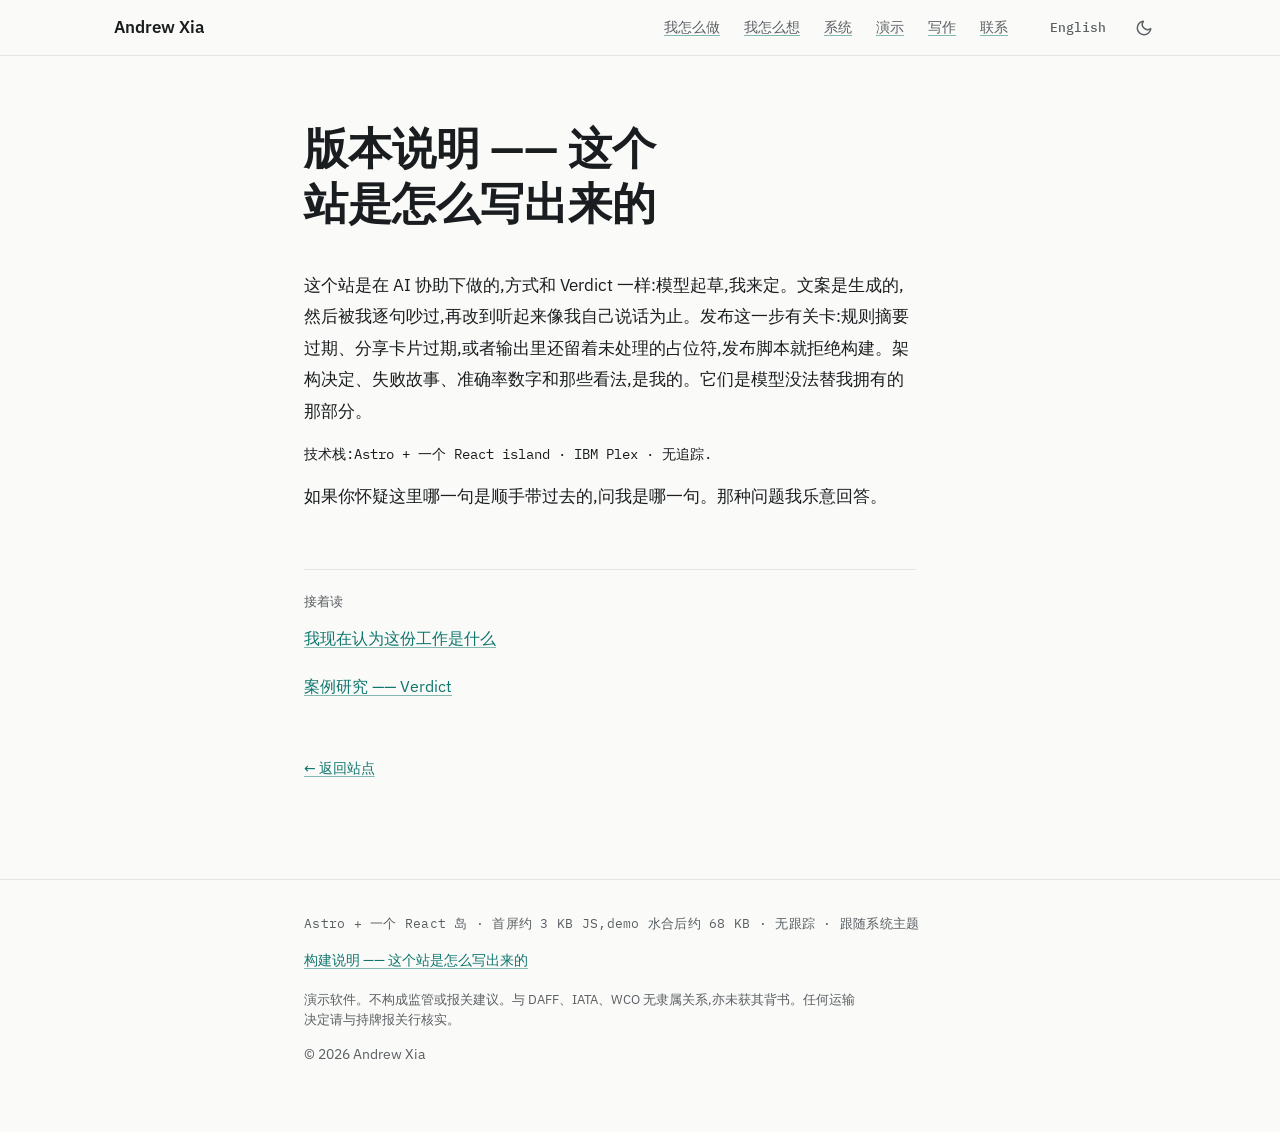
<file: zh/colophon/index.html>
<!DOCTYPE html><html lang="zh-Hans"> <head><meta charset="utf-8"><meta name="viewport" content="width=device-width, initial-scale=1"><title>版本说明 —— 这个站是怎么写出来的 — Andrew Xia</title><meta name="description" content="这个站是怎么写出来的:在 AI 协助下起草,然后被逐句吵过、改到听起来像我自己说话。架构、数字和看法是我的。"><link rel="canonical" href="https://hh0hh.com/zh/colophon/"><link rel="alternate" hreflang="en" href="https://hh0hh.com/colophon/"><link rel="alternate" hreflang="zh-Hans" href="https://hh0hh.com/zh/colophon/"><link rel="alternate" hreflang="x-default" href="https://hh0hh.com/colophon/"><link rel="icon" type="image/svg+xml" href="/favicon.svg"><link rel="sitemap" href="/sitemap-index.xml"><link rel="preload" href="/fonts/ibm-plex-sans-latin-400-normal.woff2" as="font" type="font/woff2" crossorigin><link rel="preload" href="/fonts/ibm-plex-sans-latin-500-normal.woff2" as="font" type="font/woff2" crossorigin><link rel="preload" href="/fonts/ibm-plex-sans-latin-600-normal.woff2" as="font" type="font/woff2" crossorigin><link rel="preload" href="/fonts/ibm-plex-mono-latin-500-normal.woff2" as="font" type="font/woff2" crossorigin><meta property="og:title" content="版本说明 —— 这个站是怎么写出来的 — Andrew Xia"><meta property="og:description" content="这个站是怎么写出来的:在 AI 协助下起草,然后被逐句吵过、改到听起来像我自己说话。架构、数字和看法是我的。"><meta property="og:type" content="website"><meta property="og:url" content="https://hh0hh.com/zh/colophon/"><meta property="og:locale" content="zh_CN"><meta property="og:locale:alternate" content="en_AU"><meta property="og:image" content="https://hh0hh.com/og.zh.png"><meta property="og:image:width" content="1200"><meta property="og:image:height" content="630"><meta property="og:image:alt" content="版本说明 —— 这个站是怎么写出来的 — Andrew Xia"><meta name="twitter:card" content="summary_large_image"><meta name="twitter:title" content="版本说明 —— 这个站是怎么写出来的 — Andrew Xia"><meta name="twitter:description" content="这个站是怎么写出来的:在 AI 协助下起草,然后被逐句吵过、改到听起来像我自己说话。架构、数字和看法是我的。"><meta name="twitter:image" content="https://hh0hh.com/og.zh.png"><!--
  The rule catalogue this demo replays is published, not described:

    curl -s https://hh0hh.com/rules.json | sha256sum
    b439ef74dd39384928d1a2d4c1b8ee0799ef4533f627aea078ad106a4304987d

  Same digest is printed beside every finding above. If they ever disagree,
  the build is meant to fail before you ever see this page.
--><!-- theme pre-paint: runs before first paint so the dark toggle never FOUCs;
         system preference is respected on first visit --><script>
      (function () {
        try {
          var t = localStorage.getItem('theme');
          var dark = t ? t === 'dark' : window.matchMedia('(prefers-color-scheme: dark)').matches;
          if (dark) document.documentElement.setAttribute('data-theme', 'dark');
        } catch (e) {
          /* storage unavailable — stay light */
        }
      })();
    </script><link rel="stylesheet" href="/_astro/case-study.7oMEa3GX.css">
<style>.keep-reading[data-astro-cid-zdzbxq4x]{border-top:1px solid var(--hairline);margin-top:56px;padding-top:22px}.kr-label[data-astro-cid-zdzbxq4x]{color:var(--muted);margin:0 0 12px}.keep-reading[data-astro-cid-zdzbxq4x] ul[data-astro-cid-zdzbxq4x]{list-style:none;margin:0;padding:0;display:grid;gap:10px}.keep-reading[data-astro-cid-zdzbxq4x] a[data-astro-cid-zdzbxq4x]{font-size:16px}
</style></head> <body> <a class="skip-link" href="#main">跳到正文</a> <header class="site-nav"> <nav class="nav-inner" aria-label="主导航"> <a class="nav-brand" href="/zh/">Andrew Xia</a> <ul class="nav-links"> <li><a href="/zh/#workflow" data-spy="workflow">我怎么做</a></li><li><a href="/zh/#principles" data-spy="principles">我怎么想</a></li><li><a href="/zh/#projects" data-spy="projects">系统</a></li><li><a href="/zh/#demo" data-spy="demo">演示</a></li><li><a href="/zh/#writing" data-spy="writing">写作</a></li><li><a href="/zh/#contact" data-spy="contact">联系</a></li> </ul> <div class="nav-actions">  <a class="lang-switch mono-label" href="/colophon/" hreflang="en" lang="en" rel="alternate" aria-label="Switch to English" data-lang-switch>English</a> <button class="theme-toggle" type="button" data-label-dark="切换到深色主题" data-label-light="切换到浅色主题" aria-label="切换到深色主题"> <svg class="icon-moon" width="18" height="18" viewBox="0 0 24 24" fill="none" stroke="currentColor" stroke-width="2" stroke-linecap="round" stroke-linejoin="round" aria-hidden="true"><path d="M21 12.79A9 9 0 1 1 11.21 3 7 7 0 0 0 21 12.79z"></path></svg> <svg class="icon-sun" width="18" height="18" viewBox="0 0 24 24" fill="none" stroke="currentColor" stroke-width="2" stroke-linecap="round" stroke-linejoin="round" aria-hidden="true"><circle cx="12" cy="12" r="4"></circle><path d="M12 2v2m0 16v2M4.93 4.93l1.41 1.41m11.32 11.32 1.41 1.41M2 12h2m16 0h2M4.93 19.07l1.41-1.41m11.32-11.32 1.41-1.41"></path></svg> </button>  </div> </nav> </header> <script type="module">const s=document.querySelector(".theme-toggle"),o=document.documentElement,c=()=>{if(!s)return;const e=o.getAttribute("data-theme")==="dark"?s.dataset.labelLight:s.dataset.labelDark;e&&s.setAttribute("aria-label",e)};c();s?.addEventListener("click",()=>{const t=o.getAttribute("data-theme")==="dark";t?o.removeAttribute("data-theme"):o.setAttribute("data-theme","dark");try{localStorage.setItem("theme",t?"light":"dark")}catch{}c()});const l=[...document.querySelectorAll(".nav-links a[data-spy]")],u=new Map(l.map(t=>[t.dataset.spy,t])),i=[...document.querySelectorAll("section[data-section]")].filter(t=>u.has(t.id));if(i.length>0&&"IntersectionObserver"in window){const t=r=>{for(const a of l)r!==null&&a.dataset.spy===r?a.setAttribute("aria-current","true"):a.removeAttribute("aria-current")},e=new Set,d=new IntersectionObserver(r=>{for(const n of r)n.isIntersecting?e.add(n.target.id):e.delete(n.target.id);const a=i.find(n=>e.has(n.id));t(a?a.id:null)},{rootMargin:"-56px 0px -55% 0px"});for(const r of i)d.observe(r)}</script>  <main id="main" class="page-main"> <div class="container"> <article class="prose"> <header class="article-header"> <h1>版本说明 —— 这个站是怎么写出来的</h1> </header> <p>这个站是在 AI 协助下做的,方式和 Verdict 一样:模型起草,我来定。文案是生成的,然后被我逐句吵过,再改到听起来像我自己说话为止。发布这一步有关卡:规则摘要过期、分享卡片过期,或者输出里还留着未处理的占位符,发布脚本就拒绝构建。架构决定、失败故事、准确率数字和那些看法,是我的。它们是模型没法替我拥有的那部分。</p> <p class="mono small"> 技术栈:Astro + 一个 React island · IBM Plex · 无追踪.
</p> <p>如果你怀疑这里哪一句是顺手带过去的,问我是哪一句。那种问题我乐意回答。</p> <nav class="keep-reading" aria-label="接着读" data-astro-cid-zdzbxq4x><p class="kr-label mono-label" data-astro-cid-zdzbxq4x>接着读</p><ul data-astro-cid-zdzbxq4x><li data-astro-cid-zdzbxq4x><a href="/zh/principles/" data-astro-cid-zdzbxq4x>我现在认为这份工作是什么</a></li><li data-astro-cid-zdzbxq4x><a href="/zh/case-study/" data-astro-cid-zdzbxq4x>案例研究 —— Verdict</a></li></ul></nav> <a class="backlink" href="/zh/">← 返回站点</a> </article> </div> </main>  <footer class="site-footer"> <div class="container"> <p class="stack-line">Astro + 一个 React 岛 · 首屏约 3 KB JS,demo 水合后约 68 KB · 无跟踪 · 跟随系统主题</p> <p><a href="/zh/colophon/">构建说明 —— 这个站是怎么写出来的</a></p> <p class="disclaimer">演示软件。不构成监管或报关建议。与 DAFF、IATA、WCO 无隶属关系,亦未获其背书。任何运输决定请与持牌报关行核实。</p> <p>© 2026 Andrew Xia</p> </div> </footer> </body></html>
</file>
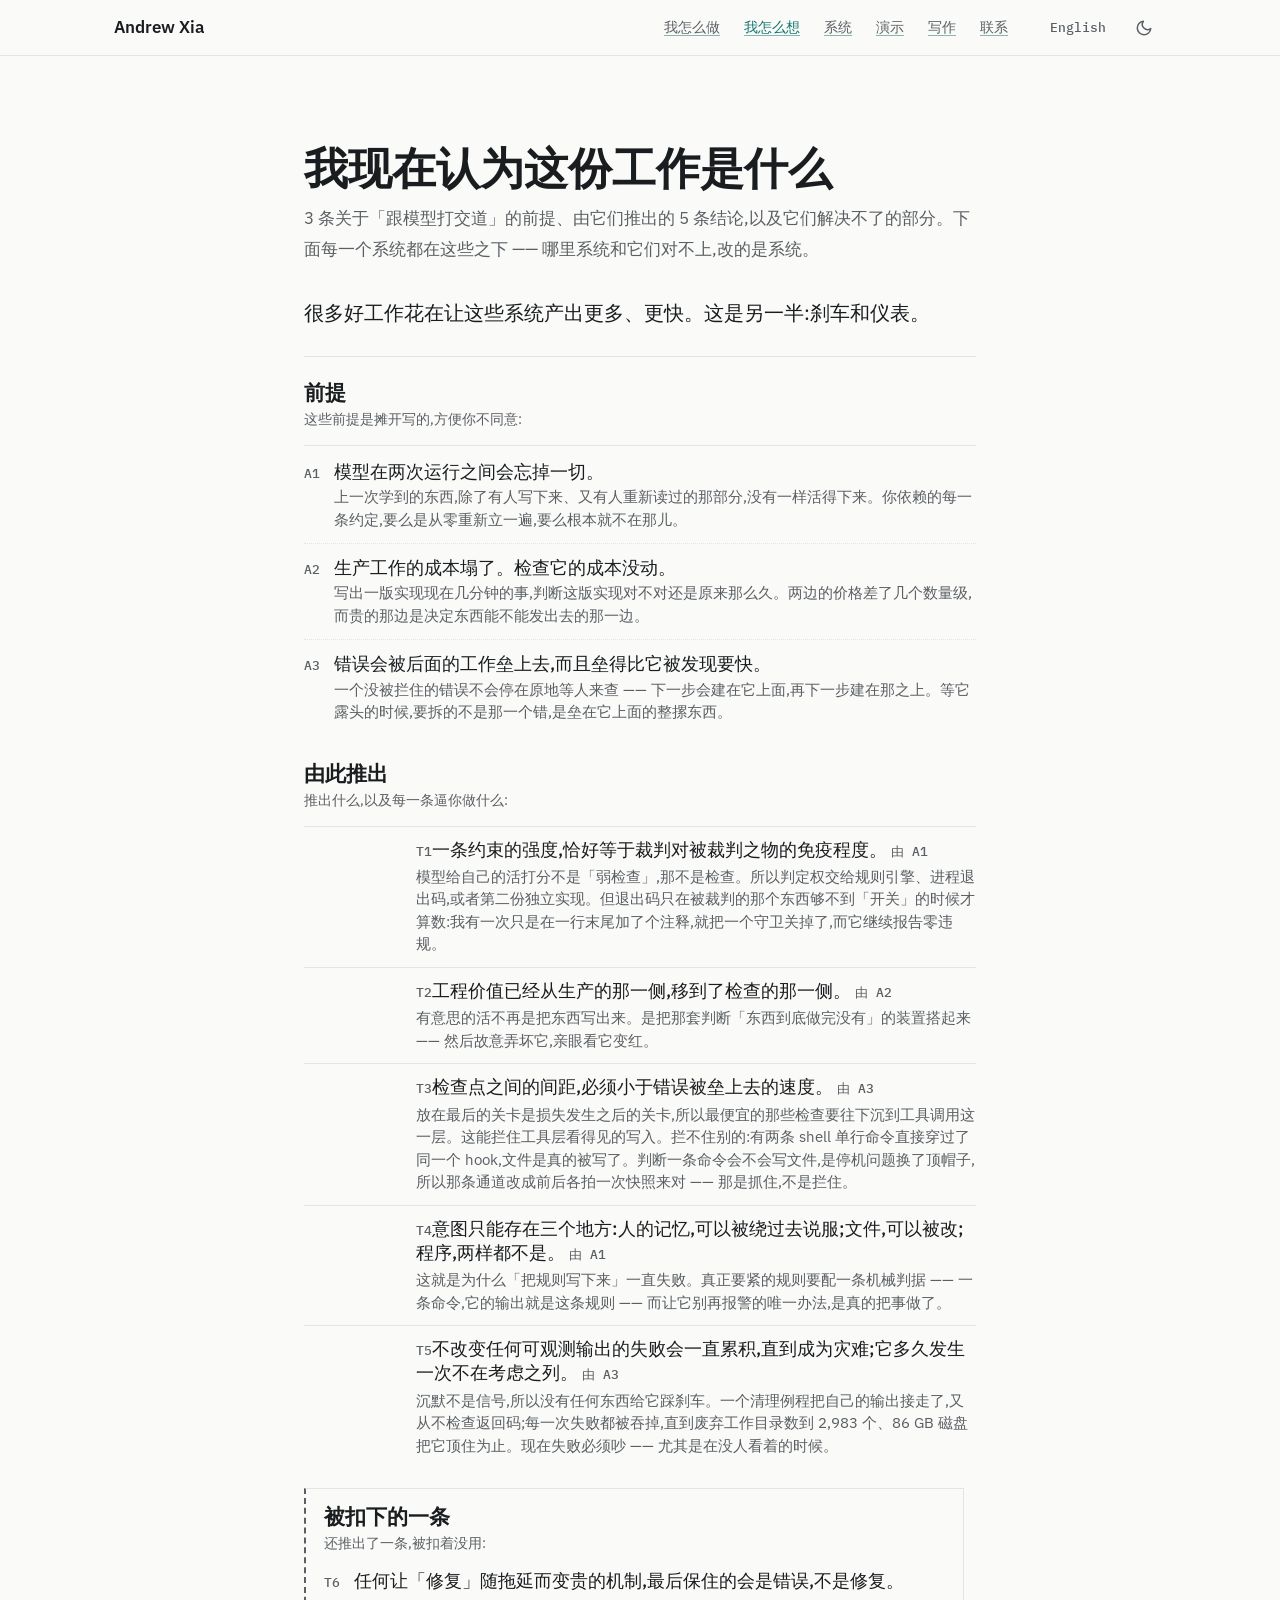
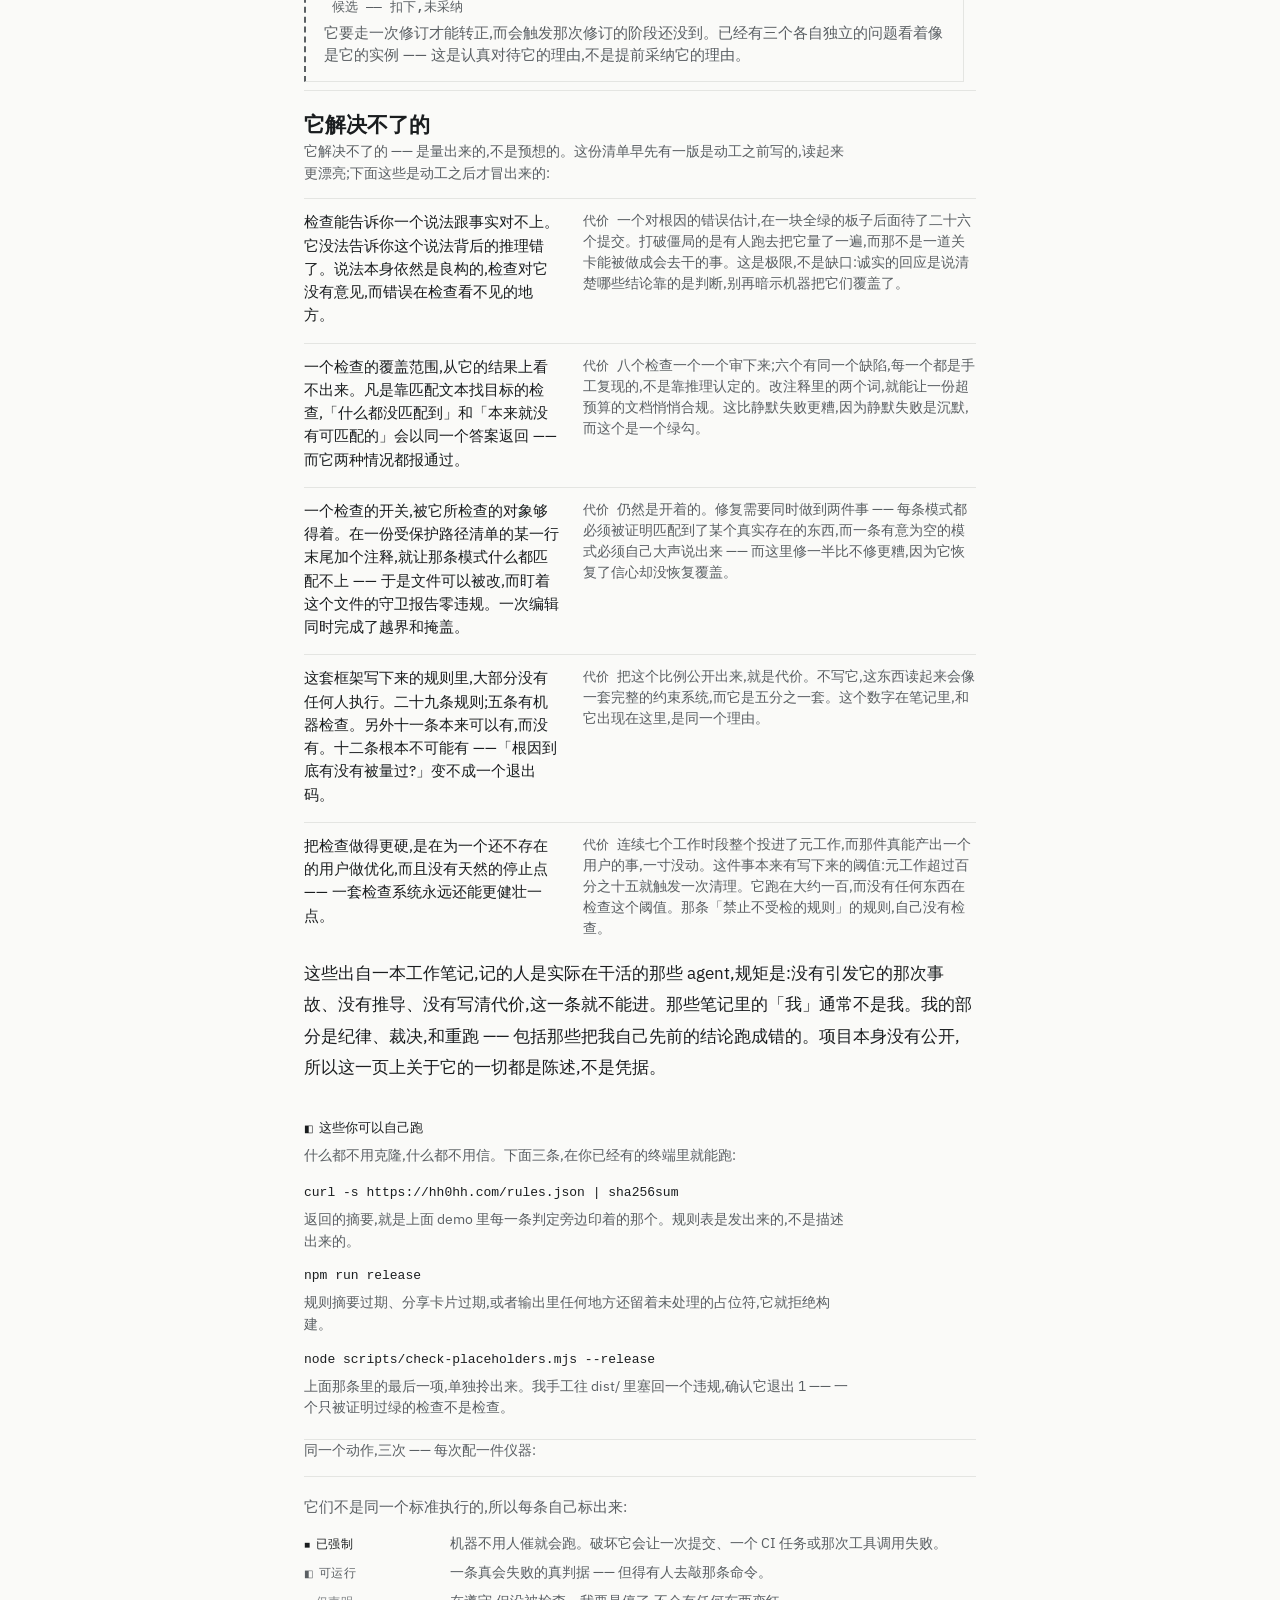
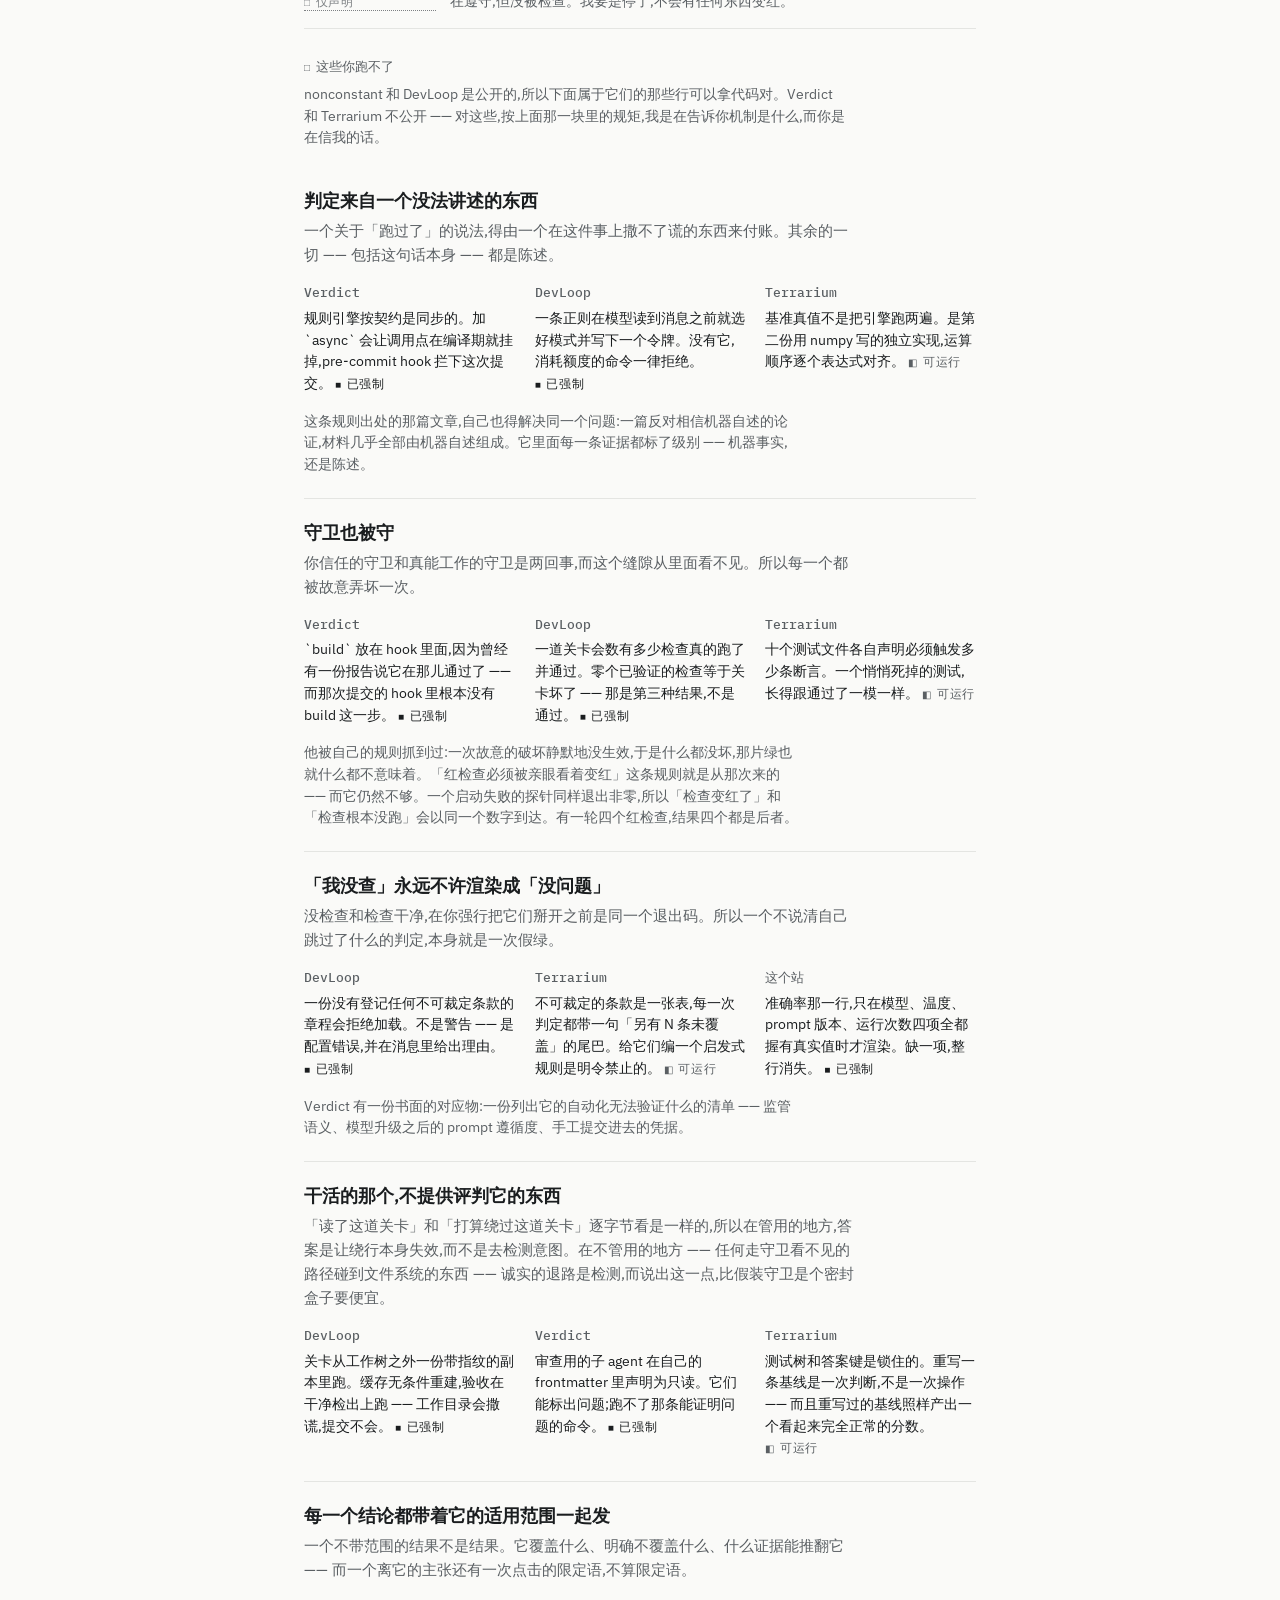
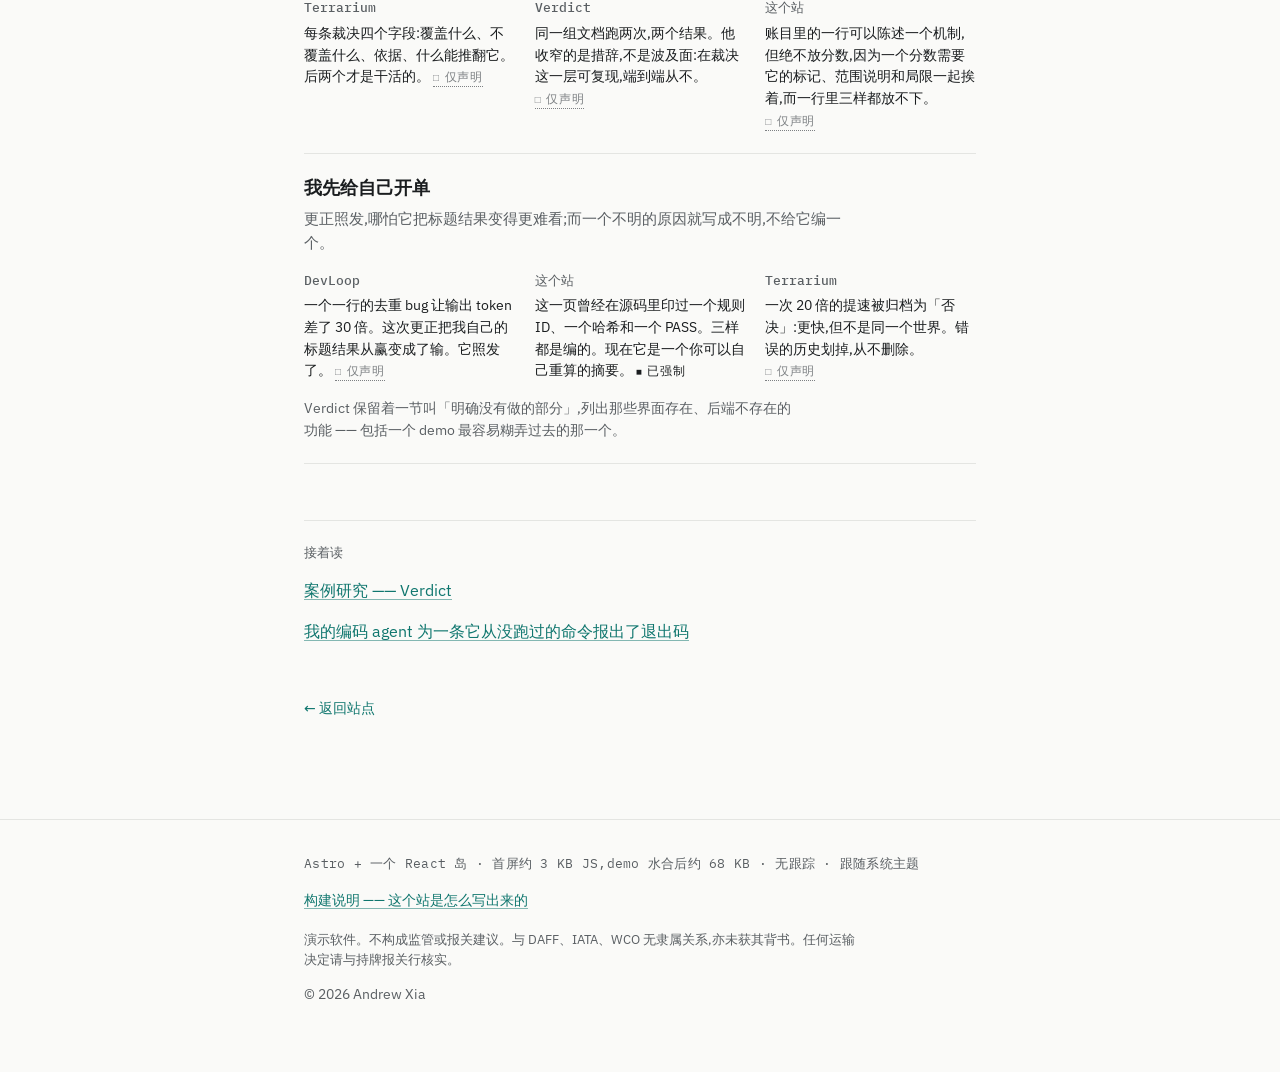
<file: zh/principles/index.html>
<!DOCTYPE html><html lang="zh-Hans"> <head><meta charset="utf-8"><meta name="viewport" content="width=device-width, initial-scale=1"><title>我现在认为这份工作是什么 — Andrew Xia</title><meta name="description" content="三个系统共同遵守的那条规则:不确定的那部分负责提议,而由一个没法讲述自己工作的东西来裁决。每一个实例都标着它究竟由什么执行 —— 一个 hook、一条得有人去敲的命令,还是根本没有。"><link rel="canonical" href="https://hh0hh.com/zh/principles/"><link rel="alternate" hreflang="en" href="https://hh0hh.com/principles/"><link rel="alternate" hreflang="zh-Hans" href="https://hh0hh.com/zh/principles/"><link rel="alternate" hreflang="x-default" href="https://hh0hh.com/principles/"><link rel="icon" type="image/svg+xml" href="/favicon.svg"><link rel="sitemap" href="/sitemap-index.xml"><link rel="preload" href="/fonts/ibm-plex-sans-latin-400-normal.woff2" as="font" type="font/woff2" crossorigin><link rel="preload" href="/fonts/ibm-plex-sans-latin-500-normal.woff2" as="font" type="font/woff2" crossorigin><link rel="preload" href="/fonts/ibm-plex-sans-latin-600-normal.woff2" as="font" type="font/woff2" crossorigin><link rel="preload" href="/fonts/ibm-plex-mono-latin-500-normal.woff2" as="font" type="font/woff2" crossorigin><meta property="og:title" content="我现在认为这份工作是什么 — Andrew Xia"><meta property="og:description" content="三个系统共同遵守的那条规则:不确定的那部分负责提议,而由一个没法讲述自己工作的东西来裁决。每一个实例都标着它究竟由什么执行 —— 一个 hook、一条得有人去敲的命令,还是根本没有。"><meta property="og:type" content="website"><meta property="og:url" content="https://hh0hh.com/zh/principles/"><meta property="og:locale" content="zh_CN"><meta property="og:locale:alternate" content="en_AU"><meta property="og:image" content="https://hh0hh.com/og.zh.png"><meta property="og:image:width" content="1200"><meta property="og:image:height" content="630"><meta property="og:image:alt" content="我现在认为这份工作是什么 — Andrew Xia"><meta name="twitter:card" content="summary_large_image"><meta name="twitter:title" content="我现在认为这份工作是什么 — Andrew Xia"><meta name="twitter:description" content="三个系统共同遵守的那条规则:不确定的那部分负责提议,而由一个没法讲述自己工作的东西来裁决。每一个实例都标着它究竟由什么执行 —— 一个 hook、一条得有人去敲的命令,还是根本没有。"><meta name="twitter:image" content="https://hh0hh.com/og.zh.png"><script type="application/ld+json">{"@context":"https://schema.org","@type":"WebPage","@id":"https://hh0hh.com/zh/principles/#webpage","name":"我现在认为这份工作是什么 — Andrew Xia","description":"三个系统共同遵守的那条规则:不确定的那部分负责提议,而由一个没法讲述自己工作的东西来裁决。每一个实例都标着它究竟由什么执行 —— 一个 hook、一条得有人去敲的命令,还是根本没有。","url":"https://hh0hh.com/zh/principles/","inLanguage":"zh-Hans","isPartOf":{"@id":"https://hh0hh.com/#website"},"dateModified":"2026-07-20"}</script><!--
  The rule catalogue this demo replays is published, not described:

    curl -s https://hh0hh.com/rules.json | sha256sum
    b439ef74dd39384928d1a2d4c1b8ee0799ef4533f627aea078ad106a4304987d

  Same digest is printed beside every finding above. If they ever disagree,
  the build is meant to fail before you ever see this page.
--><!-- theme pre-paint: runs before first paint so the dark toggle never FOUCs;
         system preference is respected on first visit --><script>
      (function () {
        try {
          var t = localStorage.getItem('theme');
          var dark = t ? t === 'dark' : window.matchMedia('(prefers-color-scheme: dark)').matches;
          if (dark) document.documentElement.setAttribute('data-theme', 'dark');
        } catch (e) {
          /* storage unavailable — stay light */
        }
      })();
    </script><link rel="stylesheet" href="/_astro/case-study.7oMEa3GX.css">
<style>.keep-reading[data-astro-cid-zdzbxq4x]{border-top:1px solid var(--hairline);margin-top:56px;padding-top:22px}.kr-label[data-astro-cid-zdzbxq4x]{color:var(--muted);margin:0 0 12px}.keep-reading[data-astro-cid-zdzbxq4x] ul[data-astro-cid-zdzbxq4x]{list-style:none;margin:0;padding:0;display:grid;gap:10px}.keep-reading[data-astro-cid-zdzbxq4x] a[data-astro-cid-zdzbxq4x]{font-size:16px}
</style>
<link rel="stylesheet" href="/_astro/index.B4LxtGWT.css"></head> <body> <a class="skip-link" href="#main">跳到正文</a> <header class="site-nav"> <nav class="nav-inner" aria-label="主导航"> <a class="nav-brand" href="/zh/">Andrew Xia</a> <ul class="nav-links"> <li><a href="/zh/#workflow" data-spy="workflow">我怎么做</a></li><li><a href="/zh/#principles" data-spy="principles">我怎么想</a></li><li><a href="/zh/#projects" data-spy="projects">系统</a></li><li><a href="/zh/#demo" data-spy="demo">演示</a></li><li><a href="/zh/#writing" data-spy="writing">写作</a></li><li><a href="/zh/#contact" data-spy="contact">联系</a></li> </ul> <div class="nav-actions">  <a class="lang-switch mono-label" href="/principles/" hreflang="en" lang="en" rel="alternate" aria-label="Switch to English" data-lang-switch>English</a> <button class="theme-toggle" type="button" data-label-dark="切换到深色主题" data-label-light="切换到浅色主题" aria-label="切换到深色主题"> <svg class="icon-moon" width="18" height="18" viewBox="0 0 24 24" fill="none" stroke="currentColor" stroke-width="2" stroke-linecap="round" stroke-linejoin="round" aria-hidden="true"><path d="M21 12.79A9 9 0 1 1 11.21 3 7 7 0 0 0 21 12.79z"></path></svg> <svg class="icon-sun" width="18" height="18" viewBox="0 0 24 24" fill="none" stroke="currentColor" stroke-width="2" stroke-linecap="round" stroke-linejoin="round" aria-hidden="true"><circle cx="12" cy="12" r="4"></circle><path d="M12 2v2m0 16v2M4.93 4.93l1.41 1.41m11.32 11.32 1.41 1.41M2 12h2m16 0h2M4.93 19.07l1.41-1.41m11.32-11.32 1.41-1.41"></path></svg> </button>  </div> </nav> </header> <script type="module">const s=document.querySelector(".theme-toggle"),o=document.documentElement,c=()=>{if(!s)return;const e=o.getAttribute("data-theme")==="dark"?s.dataset.labelLight:s.dataset.labelDark;e&&s.setAttribute("aria-label",e)};c();s?.addEventListener("click",()=>{const t=o.getAttribute("data-theme")==="dark";t?o.removeAttribute("data-theme"):o.setAttribute("data-theme","dark");try{localStorage.setItem("theme",t?"light":"dark")}catch{}c()});const l=[...document.querySelectorAll(".nav-links a[data-spy]")],u=new Map(l.map(t=>[t.dataset.spy,t])),i=[...document.querySelectorAll("section[data-section]")].filter(t=>u.has(t.id));if(i.length>0&&"IntersectionObserver"in window){const t=r=>{for(const a of l)r!==null&&a.dataset.spy===r?a.setAttribute("aria-current","true"):a.removeAttribute("aria-current")},e=new Set,d=new IntersectionObserver(r=>{for(const n of r)n.isIntersecting?e.add(n.target.id):e.delete(n.target.id);const a=i.find(n=>e.has(n.id));t(a?a.id:null)},{rootMargin:"-56px 0px -55% 0px"});for(const r of i)d.observe(r)}</script>  <main id="main"> <section id="principles" data-section data-print-hide data-astro-cid-xfs72xng> <div class="container" data-astro-cid-xfs72xng> <div class="section-head" data-astro-cid-xfs72xng> <h1 data-astro-cid-xfs72xng="true">我现在认为这份工作是什么</h1> <p class="deck" data-astro-cid-xfs72xng>3 条关于「跟模型打交道」的前提、由它们推出的 5 条结论,以及它们解决不了的部分。下面每一个系统都在这些之下 —— 哪里系统和它们对不上,改的是系统。</p> </div> <p class="stance" data-astro-cid-xfs72xng>很多好工作花在让这些系统产出更多、更快。这是另一半:刹车和仪表。</p>  <div class="derivation" data-astro-cid-xfs72xng> <h3 class="deriv-head" data-astro-cid-xfs72xng>前提</h3> <p class="block-lead" data-astro-cid-xfs72xng>这些前提是摊开写的,方便你不同意:</p> <ol class="axioms" data-astro-cid-xfs72xng> <li data-astro-cid-xfs72xng> <p class="ax-claim" data-astro-cid-xfs72xng><span class="ax-id mono-label" data-astro-cid-xfs72xng>A1</span>模型在两次运行之间会忘掉一切。</p> <p class="ax-because" data-astro-cid-xfs72xng>上一次学到的东西,除了有人写下来、又有人重新读过的那部分,没有一样活得下来。你依赖的每一条约定,要么是从零重新立一遍,要么根本就不在那儿。</p> </li><li data-astro-cid-xfs72xng> <p class="ax-claim" data-astro-cid-xfs72xng><span class="ax-id mono-label" data-astro-cid-xfs72xng>A2</span>生产工作的成本塌了。检查它的成本没动。</p> <p class="ax-because" data-astro-cid-xfs72xng>写出一版实现现在几分钟的事,判断这版实现对不对还是原来那么久。两边的价格差了几个数量级,而贵的那边是决定东西能不能发出去的那一边。</p> </li><li data-astro-cid-xfs72xng> <p class="ax-claim" data-astro-cid-xfs72xng><span class="ax-id mono-label" data-astro-cid-xfs72xng>A3</span>错误会被后面的工作垒上去,而且垒得比它被发现要快。</p> <p class="ax-because" data-astro-cid-xfs72xng>一个没被拦住的错误不会停在原地等人来查 —— 下一步会建在它上面,再下一步建在那之上。等它露头的时候,要拆的不是那一个错,是垒在它上面的整摞东西。</p> </li> </ol> <h3 class="deriv-head" data-astro-cid-xfs72xng>由此推出</h3> <p class="block-lead" data-astro-cid-xfs72xng>推出什么,以及每一条逼你做什么:</p> <ol class="theorems" data-astro-cid-xfs72xng> <li data-astro-cid-xfs72xng> <p class="ax-claim" data-astro-cid-xfs72xng> <span class="ax-id mono-label" data-astro-cid-xfs72xng>T1</span>一条约束的强度,恰好等于裁判对被裁判之物的免疫程度。 <span class="ax-from mono-label" data-astro-cid-xfs72xng>由 A1</span> </p> <p class="ax-because" data-astro-cid-xfs72xng>模型给自己的活打分不是「弱检查」,那不是检查。所以判定权交给规则引擎、进程退出码,或者第二份独立实现。但退出码只在被裁判的那个东西够不到「开关」的时候才算数:我有一次只是在一行末尾加了个注释,就把一个守卫关掉了,而它继续报告零违规。</p> </li><li data-astro-cid-xfs72xng> <p class="ax-claim" data-astro-cid-xfs72xng> <span class="ax-id mono-label" data-astro-cid-xfs72xng>T2</span>工程价值已经从生产的那一侧,移到了检查的那一侧。 <span class="ax-from mono-label" data-astro-cid-xfs72xng>由 A2</span> </p> <p class="ax-because" data-astro-cid-xfs72xng>有意思的活不再是把东西写出来。是把那套判断「东西到底做完没有」的装置搭起来 —— 然后故意弄坏它,亲眼看它变红。</p> </li><li data-astro-cid-xfs72xng> <p class="ax-claim" data-astro-cid-xfs72xng> <span class="ax-id mono-label" data-astro-cid-xfs72xng>T3</span>检查点之间的间距,必须小于错误被垒上去的速度。 <span class="ax-from mono-label" data-astro-cid-xfs72xng>由 A3</span> </p> <p class="ax-because" data-astro-cid-xfs72xng>放在最后的关卡是损失发生之后的关卡,所以最便宜的那些检查要往下沉到工具调用这一层。这能拦住工具层看得见的写入。拦不住别的:有两条 shell 单行命令直接穿过了同一个 hook,文件是真的被写了。判断一条命令会不会写文件,是停机问题换了顶帽子,所以那条通道改成前后各拍一次快照来对 —— 那是抓住,不是拦住。</p> </li><li data-astro-cid-xfs72xng> <p class="ax-claim" data-astro-cid-xfs72xng> <span class="ax-id mono-label" data-astro-cid-xfs72xng>T4</span>意图只能存在三个地方:人的记忆,可以被绕过去说服;文件,可以被改;程序,两样都不是。 <span class="ax-from mono-label" data-astro-cid-xfs72xng>由 A1</span> </p> <p class="ax-because" data-astro-cid-xfs72xng>这就是为什么「把规则写下来」一直失败。真正要紧的规则要配一条机械判据 —— 一条命令,它的输出就是这条规则 —— 而让它别再报警的唯一办法,是真的把事做了。</p> </li><li data-astro-cid-xfs72xng> <p class="ax-claim" data-astro-cid-xfs72xng> <span class="ax-id mono-label" data-astro-cid-xfs72xng>T5</span>不改变任何可观测输出的失败会一直累积,直到成为灾难;它多久发生一次不在考虑之列。 <span class="ax-from mono-label" data-astro-cid-xfs72xng>由 A3</span> </p> <p class="ax-because" data-astro-cid-xfs72xng>沉默不是信号,所以没有任何东西给它踩刹车。一个清理例程把自己的输出接走了,又从不检查返回码;每一次失败都被吞掉,直到废弃工作目录数到 2,983 个、86 GB 磁盘把它顶住为止。现在失败必须吵 —— 尤其是在没人看着的时候。</p> </li> </ol>  <div class="candidate" data-astro-cid-xfs72xng> <h3 class="deriv-head" data-astro-cid-xfs72xng>被扣下的一条</h3> <p class="block-lead" data-astro-cid-xfs72xng>还推出了一条,被扣着没用:</p> <p class="ax-claim" data-astro-cid-xfs72xng> <span class="ax-id mono-label" data-astro-cid-xfs72xng>T6</span>任何让「修复」随拖延而变贵的机制,最后保住的会是错误,不是修复。 <span class="ax-from mono-label" data-astro-cid-xfs72xng>候选 —— 扣下,未采纳</span> </p> <p class="ax-because" data-astro-cid-xfs72xng>它要走一次修订才能转正,而会触发那次修订的阶段还没到。已经有三个各自独立的问题看着像是它的实例 —— 这是认真对待它的理由,不是提前采纳它的理由。</p> </div>  <div class="not-solved" data-astro-cid-xfs72xng> <h3 class="deriv-head" data-astro-cid-xfs72xng>它解决不了的</h3> <p class="block-lead" data-astro-cid-xfs72xng>它解决不了的 —— 是量出来的,不是预想的。这份清单早先有一版是动工之前写的,读起来更漂亮;下面这些是动工之后才冒出来的:</p>  <ul class="ns-list" data-astro-cid-xfs72xng> <li data-astro-cid-xfs72xng> <p class="ns-problem" data-astro-cid-xfs72xng>检查能告诉你一个说法跟事实对不上。它没法告诉你这个说法背后的推理错了。说法本身依然是良构的,检查对它没有意见,而错误在检查看不见的地方。</p> <p class="ns-cost" data-astro-cid-xfs72xng><span class="ns-cost-label mono-label" data-astro-cid-xfs72xng>代价</span>一个对根因的错误估计,在一块全绿的板子后面待了二十六个提交。打破僵局的是有人跑去把它量了一遍,而那不是一道关卡能被做成会去干的事。这是极限,不是缺口:诚实的回应是说清楚哪些结论靠的是判断,别再暗示机器把它们覆盖了。</p> </li><li data-astro-cid-xfs72xng> <p class="ns-problem" data-astro-cid-xfs72xng>一个检查的覆盖范围,从它的结果上看不出来。凡是靠匹配文本找目标的检查,「什么都没匹配到」和「本来就没有可匹配的」会以同一个答案返回 —— 而它两种情况都报通过。</p> <p class="ns-cost" data-astro-cid-xfs72xng><span class="ns-cost-label mono-label" data-astro-cid-xfs72xng>代价</span>八个检查一个一个审下来;六个有同一个缺陷,每一个都是手工复现的,不是靠推理认定的。改注释里的两个词,就能让一份超预算的文档悄悄合规。这比静默失败更糟,因为静默失败是沉默,而这个是一个绿勾。</p> </li><li data-astro-cid-xfs72xng> <p class="ns-problem" data-astro-cid-xfs72xng>一个检查的开关,被它所检查的对象够得着。在一份受保护路径清单的某一行末尾加个注释,就让那条模式什么都匹配不上 —— 于是文件可以被改,而盯着这个文件的守卫报告零违规。一次编辑同时完成了越界和掩盖。</p> <p class="ns-cost" data-astro-cid-xfs72xng><span class="ns-cost-label mono-label" data-astro-cid-xfs72xng>代价</span>仍然是开着的。修复需要同时做到两件事 —— 每条模式都必须被证明匹配到了某个真实存在的东西,而一条有意为空的模式必须自己大声说出来 —— 而这里修一半比不修更糟,因为它恢复了信心却没恢复覆盖。</p> </li><li data-astro-cid-xfs72xng> <p class="ns-problem" data-astro-cid-xfs72xng>这套框架写下来的规则里,大部分没有任何人执行。二十九条规则;五条有机器检查。另外十一条本来可以有,而没有。十二条根本不可能有 ——「根因到底有没有被量过?」变不成一个退出码。</p> <p class="ns-cost" data-astro-cid-xfs72xng><span class="ns-cost-label mono-label" data-astro-cid-xfs72xng>代价</span>把这个比例公开出来,就是代价。不写它,这东西读起来会像一套完整的约束系统,而它是五分之一套。这个数字在笔记里,和它出现在这里,是同一个理由。</p> </li><li data-astro-cid-xfs72xng> <p class="ns-problem" data-astro-cid-xfs72xng>把检查做得更硬,是在为一个还不存在的用户做优化,而且没有天然的停止点 —— 一套检查系统永远还能更健壮一点。</p> <p class="ns-cost" data-astro-cid-xfs72xng><span class="ns-cost-label mono-label" data-astro-cid-xfs72xng>代价</span>连续七个工作时段整个投进了元工作,而那件真能产出一个用户的事,一寸没动。这件事本来有写下来的阈值:元工作超过百分之十五就触发一次清理。它跑在大约一百,而没有任何东西在检查这个阈值。那条「禁止不受检的规则」的规则,自己没有检查。</p> </li> </ul>  </div>  <p class="source-note" data-astro-cid-xfs72xng>这些出自一本工作笔记,记的人是实际在干活的那些 agent,规矩是:没有引发它的那次事故、没有推导、没有写清代价,这一条就不能进。那些笔记里的「我」通常不是我。我的部分是纪律、裁决,和重跑 —— 包括那些把我自己先前的结论跑成错的。项目本身没有公开,所以这一页上关于它的一切都是陈述,不是凭据。</p> </div>  <div class="runnable tier-runnable" data-astro-cid-xfs72xng> <p class="block-label mono-label" data-astro-cid-xfs72xng> <span class="tier-glyph" aria-hidden="true" data-astro-cid-xfs72xng>◧</span>这些你可以自己跑 </p> <p class="block-lead" data-astro-cid-xfs72xng>什么都不用克隆,什么都不用信。下面三条,在你已经有的终端里就能跑:</p> <ul class="check-list" data-astro-cid-xfs72xng> <li data-astro-cid-xfs72xng> <code data-astro-cid-xfs72xng>curl -s https://hh0hh.com/rules.json | sha256sum</code> <span class="check-what" data-astro-cid-xfs72xng>返回的摘要,就是上面 demo 里每一条判定旁边印着的那个。规则表是发出来的,不是描述出来的。</span> </li><li data-astro-cid-xfs72xng> <code data-astro-cid-xfs72xng>npm run release</code> <span class="check-what" data-astro-cid-xfs72xng>规则摘要过期、分享卡片过期,或者输出里任何地方还留着未处理的占位符,它就拒绝构建。</span> </li><li data-astro-cid-xfs72xng> <code data-astro-cid-xfs72xng>node scripts/check-placeholders.mjs --release</code> <span class="check-what" data-astro-cid-xfs72xng>上面那条里的最后一项,单独拎出来。我手工往 dist/ 里塞回一个违规,确认它退出 1 —— 一个只被证明过绿的检查不是检查。</span> </li> </ul> </div>   <p class="block-lead instances-lead" data-astro-cid-xfs72xng>同一个动作,三次 —— 每次配一件仪器:</p> <div class="legend" data-astro-cid-xfs72xng> <p class="legend-lead" data-astro-cid-xfs72xng>它们不是同一个标准执行的,所以每条自己标出来:</p> <ul class="legend-list" data-astro-cid-xfs72xng> <li class="legend-item tier-enforced" data-astro-cid-xfs72xng> <span class="tier-tag" data-astro-cid-xfs72xng> <span class="tier-glyph" aria-hidden="true" data-astro-cid-xfs72xng>■</span>已强制 </span> <span class="legend-def" data-astro-cid-xfs72xng>机器不用人催就会跑。破坏它会让一次提交、一个 CI 任务或那次工具调用失败。</span> </li><li class="legend-item tier-runnable" data-astro-cid-xfs72xng> <span class="tier-tag" data-astro-cid-xfs72xng> <span class="tier-glyph" aria-hidden="true" data-astro-cid-xfs72xng>◧</span>可运行 </span> <span class="legend-def" data-astro-cid-xfs72xng>一条真会失败的真判据 —— 但得有人去敲那条命令。</span> </li><li class="legend-item tier-stated" data-astro-cid-xfs72xng> <span class="tier-tag" data-astro-cid-xfs72xng> <span class="tier-glyph" aria-hidden="true" data-astro-cid-xfs72xng>□</span>仅声明 </span> <span class="legend-def" data-astro-cid-xfs72xng>在遵守,但没被检查。我要是停了,不会有任何东西变红。</span> </li> </ul> </div> <div class="accounts-head" data-astro-cid-xfs72xng> <p class="block-label mono-label" data-astro-cid-xfs72xng> <span class="tier-glyph" aria-hidden="true" data-astro-cid-xfs72xng>□</span>这些你跑不了 </p> <p class="block-lead" data-astro-cid-xfs72xng>nonconstant 和 DevLoop 是公开的,所以下面属于它们的那些行可以拿代码对。Verdict 和 Terrarium 不公开 —— 对这些,按上面那一块里的规矩,我是在告诉你机制是什么,而你是在信我的话。</p> </div> <div class="pillars" data-astro-cid-xfs72xng> <div class="pillar" data-astro-cid-xfs72xng> <div class="pillar-head" data-astro-cid-xfs72xng> <h3 data-astro-cid-xfs72xng>判定来自一个没法讲述的东西</h3> <p class="pillar-line" data-astro-cid-xfs72xng>一个关于「跑过了」的说法,得由一个在这件事上撒不了谎的东西来付账。其余的一切 —— 包括这句话本身 —— 都是陈述。</p> </div> <div class="instances" data-astro-cid-xfs72xng> <div class="instance tier-enforced" data-astro-cid-xfs72xng> <p class="ins-system mono-label" data-astro-cid-xfs72xng>Verdict</p> <p class="ins-what" data-astro-cid-xfs72xng> 规则引擎按契约是同步的。加 `async` 会让调用点在编译期就挂掉,pre-commit hook 拦下这次提交。  <span class="tier-tag" data-astro-cid-xfs72xng> <span class="tier-glyph" aria-hidden="true" data-astro-cid-xfs72xng>■</span>已强制 </span> </p> </div><div class="instance tier-enforced" data-astro-cid-xfs72xng> <p class="ins-system mono-label" data-astro-cid-xfs72xng>DevLoop</p> <p class="ins-what" data-astro-cid-xfs72xng> 一条正则在模型读到消息之前就选好模式并写下一个令牌。没有它,消耗额度的命令一律拒绝。  <span class="tier-tag" data-astro-cid-xfs72xng> <span class="tier-glyph" aria-hidden="true" data-astro-cid-xfs72xng>■</span>已强制 </span> </p> </div><div class="instance tier-runnable" data-astro-cid-xfs72xng> <p class="ins-system mono-label" data-astro-cid-xfs72xng>Terrarium</p> <p class="ins-what" data-astro-cid-xfs72xng> 基准真值不是把引擎跑两遍。是第二份用 numpy 写的独立实现,运算顺序逐个表达式对齐。  <span class="tier-tag" data-astro-cid-xfs72xng> <span class="tier-glyph" aria-hidden="true" data-astro-cid-xfs72xng>◧</span>可运行 </span> </p> </div> </div>  <p class="pillar-also" data-astro-cid-xfs72xng>这条规则出处的那篇文章,自己也得解决同一个问题:一篇反对相信机器自述的论证,材料几乎全部由机器自述组成。它里面每一条证据都标了级别 —— 机器事实,还是陈述。</p> </div><div class="pillar" data-astro-cid-xfs72xng> <div class="pillar-head" data-astro-cid-xfs72xng> <h3 data-astro-cid-xfs72xng>守卫也被守</h3> <p class="pillar-line" data-astro-cid-xfs72xng>你信任的守卫和真能工作的守卫是两回事,而这个缝隙从里面看不见。所以每一个都被故意弄坏一次。</p> </div> <div class="instances" data-astro-cid-xfs72xng> <div class="instance tier-enforced" data-astro-cid-xfs72xng> <p class="ins-system mono-label" data-astro-cid-xfs72xng>Verdict</p> <p class="ins-what" data-astro-cid-xfs72xng> `build` 放在 hook 里面,因为曾经有一份报告说它在那儿通过了 —— 而那次提交的 hook 里根本没有 build 这一步。  <span class="tier-tag" data-astro-cid-xfs72xng> <span class="tier-glyph" aria-hidden="true" data-astro-cid-xfs72xng>■</span>已强制 </span> </p> </div><div class="instance tier-enforced" data-astro-cid-xfs72xng> <p class="ins-system mono-label" data-astro-cid-xfs72xng>DevLoop</p> <p class="ins-what" data-astro-cid-xfs72xng> 一道关卡会数有多少检查真的跑了并通过。零个已验证的检查等于关卡坏了 —— 那是第三种结果,不是通过。  <span class="tier-tag" data-astro-cid-xfs72xng> <span class="tier-glyph" aria-hidden="true" data-astro-cid-xfs72xng>■</span>已强制 </span> </p> </div><div class="instance tier-runnable" data-astro-cid-xfs72xng> <p class="ins-system mono-label" data-astro-cid-xfs72xng>Terrarium</p> <p class="ins-what" data-astro-cid-xfs72xng> 十个测试文件各自声明必须触发多少条断言。一个悄悄死掉的测试,长得跟通过了一模一样。  <span class="tier-tag" data-astro-cid-xfs72xng> <span class="tier-glyph" aria-hidden="true" data-astro-cid-xfs72xng>◧</span>可运行 </span> </p> </div> </div>  <p class="pillar-also" data-astro-cid-xfs72xng>他被自己的规则抓到过:一次故意的破坏静默地没生效,于是什么都没坏,那片绿也就什么都不意味着。「红检查必须被亲眼看着变红」这条规则就是从那次来的 —— 而它仍然不够。一个启动失败的探针同样退出非零,所以「检查变红了」和「检查根本没跑」会以同一个数字到达。有一轮四个红检查,结果四个都是后者。</p> </div><div class="pillar" data-astro-cid-xfs72xng> <div class="pillar-head" data-astro-cid-xfs72xng> <h3 data-astro-cid-xfs72xng>「我没查」永远不许渲染成「没问题」</h3> <p class="pillar-line" data-astro-cid-xfs72xng>没检查和检查干净,在你强行把它们掰开之前是同一个退出码。所以一个不说清自己跳过了什么的判定,本身就是一次假绿。</p> </div> <div class="instances" data-astro-cid-xfs72xng> <div class="instance tier-enforced" data-astro-cid-xfs72xng> <p class="ins-system mono-label" data-astro-cid-xfs72xng>DevLoop</p> <p class="ins-what" data-astro-cid-xfs72xng> 一份没有登记任何不可裁定条款的章程会拒绝加载。不是警告 —— 是配置错误,并在消息里给出理由。  <span class="tier-tag" data-astro-cid-xfs72xng> <span class="tier-glyph" aria-hidden="true" data-astro-cid-xfs72xng>■</span>已强制 </span> </p> </div><div class="instance tier-runnable" data-astro-cid-xfs72xng> <p class="ins-system mono-label" data-astro-cid-xfs72xng>Terrarium</p> <p class="ins-what" data-astro-cid-xfs72xng> 不可裁定的条款是一张表,每一次判定都带一句「另有 N 条未覆盖」的尾巴。给它们编一个启发式规则是明令禁止的。  <span class="tier-tag" data-astro-cid-xfs72xng> <span class="tier-glyph" aria-hidden="true" data-astro-cid-xfs72xng>◧</span>可运行 </span> </p> </div><div class="instance tier-enforced" data-astro-cid-xfs72xng> <p class="ins-system mono-label" data-astro-cid-xfs72xng>这个站</p> <p class="ins-what" data-astro-cid-xfs72xng> 准确率那一行,只在模型、温度、prompt 版本、运行次数四项全都握有真实值时才渲染。缺一项,整行消失。  <span class="tier-tag" data-astro-cid-xfs72xng> <span class="tier-glyph" aria-hidden="true" data-astro-cid-xfs72xng>■</span>已强制 </span> </p> </div> </div>  <p class="pillar-also" data-astro-cid-xfs72xng>Verdict 有一份书面的对应物:一份列出它的自动化无法验证什么的清单 —— 监管语义、模型升级之后的 prompt 遵循度、手工提交进去的凭据。</p> </div><div class="pillar" data-astro-cid-xfs72xng> <div class="pillar-head" data-astro-cid-xfs72xng> <h3 data-astro-cid-xfs72xng>干活的那个,不提供评判它的东西</h3> <p class="pillar-line" data-astro-cid-xfs72xng>「读了这道关卡」和「打算绕过这道关卡」逐字节看是一样的,所以在管用的地方,答案是让绕行本身失效,而不是去检测意图。在不管用的地方 —— 任何走守卫看不见的路径碰到文件系统的东西 —— 诚实的退路是检测,而说出这一点,比假装守卫是个密封盒子要便宜。</p> </div> <div class="instances" data-astro-cid-xfs72xng> <div class="instance tier-enforced" data-astro-cid-xfs72xng> <p class="ins-system mono-label" data-astro-cid-xfs72xng>DevLoop</p> <p class="ins-what" data-astro-cid-xfs72xng> 关卡从工作树之外一份带指纹的副本里跑。缓存无条件重建,验收在干净检出上跑 —— 工作目录会撒谎,提交不会。  <span class="tier-tag" data-astro-cid-xfs72xng> <span class="tier-glyph" aria-hidden="true" data-astro-cid-xfs72xng>■</span>已强制 </span> </p> </div><div class="instance tier-enforced" data-astro-cid-xfs72xng> <p class="ins-system mono-label" data-astro-cid-xfs72xng>Verdict</p> <p class="ins-what" data-astro-cid-xfs72xng> 审查用的子 agent 在自己的 frontmatter 里声明为只读。它们能标出问题;跑不了那条能证明问题的命令。  <span class="tier-tag" data-astro-cid-xfs72xng> <span class="tier-glyph" aria-hidden="true" data-astro-cid-xfs72xng>■</span>已强制 </span> </p> </div><div class="instance tier-runnable" data-astro-cid-xfs72xng> <p class="ins-system mono-label" data-astro-cid-xfs72xng>Terrarium</p> <p class="ins-what" data-astro-cid-xfs72xng> 测试树和答案键是锁住的。重写一条基线是一次判断,不是一次操作 —— 而且重写过的基线照样产出一个看起来完全正常的分数。  <span class="tier-tag" data-astro-cid-xfs72xng> <span class="tier-glyph" aria-hidden="true" data-astro-cid-xfs72xng>◧</span>可运行 </span> </p> </div> </div>   </div><div class="pillar" data-astro-cid-xfs72xng> <div class="pillar-head" data-astro-cid-xfs72xng> <h3 data-astro-cid-xfs72xng>每一个结论都带着它的适用范围一起发</h3> <p class="pillar-line" data-astro-cid-xfs72xng>一个不带范围的结果不是结果。它覆盖什么、明确不覆盖什么、什么证据能推翻它 —— 而一个离它的主张还有一次点击的限定语,不算限定语。</p> </div> <div class="instances" data-astro-cid-xfs72xng> <div class="instance tier-stated" data-astro-cid-xfs72xng> <p class="ins-system mono-label" data-astro-cid-xfs72xng>Terrarium</p> <p class="ins-what" data-astro-cid-xfs72xng> 每条裁决四个字段:覆盖什么、不覆盖什么、依据、什么能推翻它。后两个才是干活的。  <span class="tier-tag" data-astro-cid-xfs72xng> <span class="tier-glyph" aria-hidden="true" data-astro-cid-xfs72xng>□</span>仅声明 </span> </p> </div><div class="instance tier-stated" data-astro-cid-xfs72xng> <p class="ins-system mono-label" data-astro-cid-xfs72xng>Verdict</p> <p class="ins-what" data-astro-cid-xfs72xng> 同一组文档跑两次,两个结果。他收窄的是措辞,不是波及面:在裁决这一层可复现,端到端从不。  <span class="tier-tag" data-astro-cid-xfs72xng> <span class="tier-glyph" aria-hidden="true" data-astro-cid-xfs72xng>□</span>仅声明 </span> </p> </div><div class="instance tier-stated" data-astro-cid-xfs72xng> <p class="ins-system mono-label" data-astro-cid-xfs72xng>这个站</p> <p class="ins-what" data-astro-cid-xfs72xng> 账目里的一行可以陈述一个机制,但绝不放分数,因为一个分数需要它的标记、范围说明和局限一起挨着,而一行里三样都放不下。  <span class="tier-tag" data-astro-cid-xfs72xng> <span class="tier-glyph" aria-hidden="true" data-astro-cid-xfs72xng>□</span>仅声明 </span> </p> </div> </div>   </div><div class="pillar" data-astro-cid-xfs72xng> <div class="pillar-head" data-astro-cid-xfs72xng> <h3 data-astro-cid-xfs72xng>我先给自己开单</h3> <p class="pillar-line" data-astro-cid-xfs72xng>更正照发,哪怕它把标题结果变得更难看;而一个不明的原因就写成不明,不给它编一个。</p> </div> <div class="instances" data-astro-cid-xfs72xng> <div class="instance tier-stated" data-astro-cid-xfs72xng> <p class="ins-system mono-label" data-astro-cid-xfs72xng>DevLoop</p> <p class="ins-what" data-astro-cid-xfs72xng> 一个一行的去重 bug 让输出 token 差了 30 倍。这次更正把我自己的标题结果从赢变成了输。它照发了。  <span class="tier-tag" data-astro-cid-xfs72xng> <span class="tier-glyph" aria-hidden="true" data-astro-cid-xfs72xng>□</span>仅声明 </span> </p> </div><div class="instance tier-enforced" data-astro-cid-xfs72xng> <p class="ins-system mono-label" data-astro-cid-xfs72xng>这个站</p> <p class="ins-what" data-astro-cid-xfs72xng> 这一页曾经在源码里印过一个规则 ID、一个哈希和一个 PASS。三样都是编的。现在它是一个你可以自己重算的摘要。  <span class="tier-tag" data-astro-cid-xfs72xng> <span class="tier-glyph" aria-hidden="true" data-astro-cid-xfs72xng>■</span>已强制 </span> </p> </div><div class="instance tier-stated" data-astro-cid-xfs72xng> <p class="ins-system mono-label" data-astro-cid-xfs72xng>Terrarium</p> <p class="ins-what" data-astro-cid-xfs72xng> 一次 20 倍的提速被归档为「否决」:更快,但不是同一个世界。错误的历史划掉,从不删除。  <span class="tier-tag" data-astro-cid-xfs72xng> <span class="tier-glyph" aria-hidden="true" data-astro-cid-xfs72xng>□</span>仅声明 </span> </p> </div> </div>  <p class="pillar-also" data-astro-cid-xfs72xng>Verdict 保留着一节叫「明确没有做的部分」,列出那些界面存在、后端不存在的功能 —— 包括一个 demo 最容易糊弄过去的那一个。</p> </div> </div>   </div> </section>  <div class="container"> <nav class="keep-reading" aria-label="接着读" data-astro-cid-zdzbxq4x><p class="kr-label mono-label" data-astro-cid-zdzbxq4x>接着读</p><ul data-astro-cid-zdzbxq4x><li data-astro-cid-zdzbxq4x><a href="/zh/case-study/" data-astro-cid-zdzbxq4x>案例研究 —— Verdict</a></li><li data-astro-cid-zdzbxq4x><a href="/zh/writing/exit-code-for-a-command-it-never-ran/" data-astro-cid-zdzbxq4x>我的编码 agent 为一条它从没跑过的命令报出了退出码</a></li></ul></nav> <a class="backlink" href="/zh/">← 返回站点</a> </div> </main>  <footer class="site-footer"> <div class="container"> <p class="stack-line">Astro + 一个 React 岛 · 首屏约 3 KB JS,demo 水合后约 68 KB · 无跟踪 · 跟随系统主题</p> <p><a href="/zh/colophon/">构建说明 —— 这个站是怎么写出来的</a></p> <p class="disclaimer">演示软件。不构成监管或报关建议。与 DAFF、IATA、WCO 无隶属关系,亦未获其背书。任何运输决定请与持牌报关行核实。</p> <p>© 2026 Andrew Xia</p> </div> </footer> </body></html>
</file>
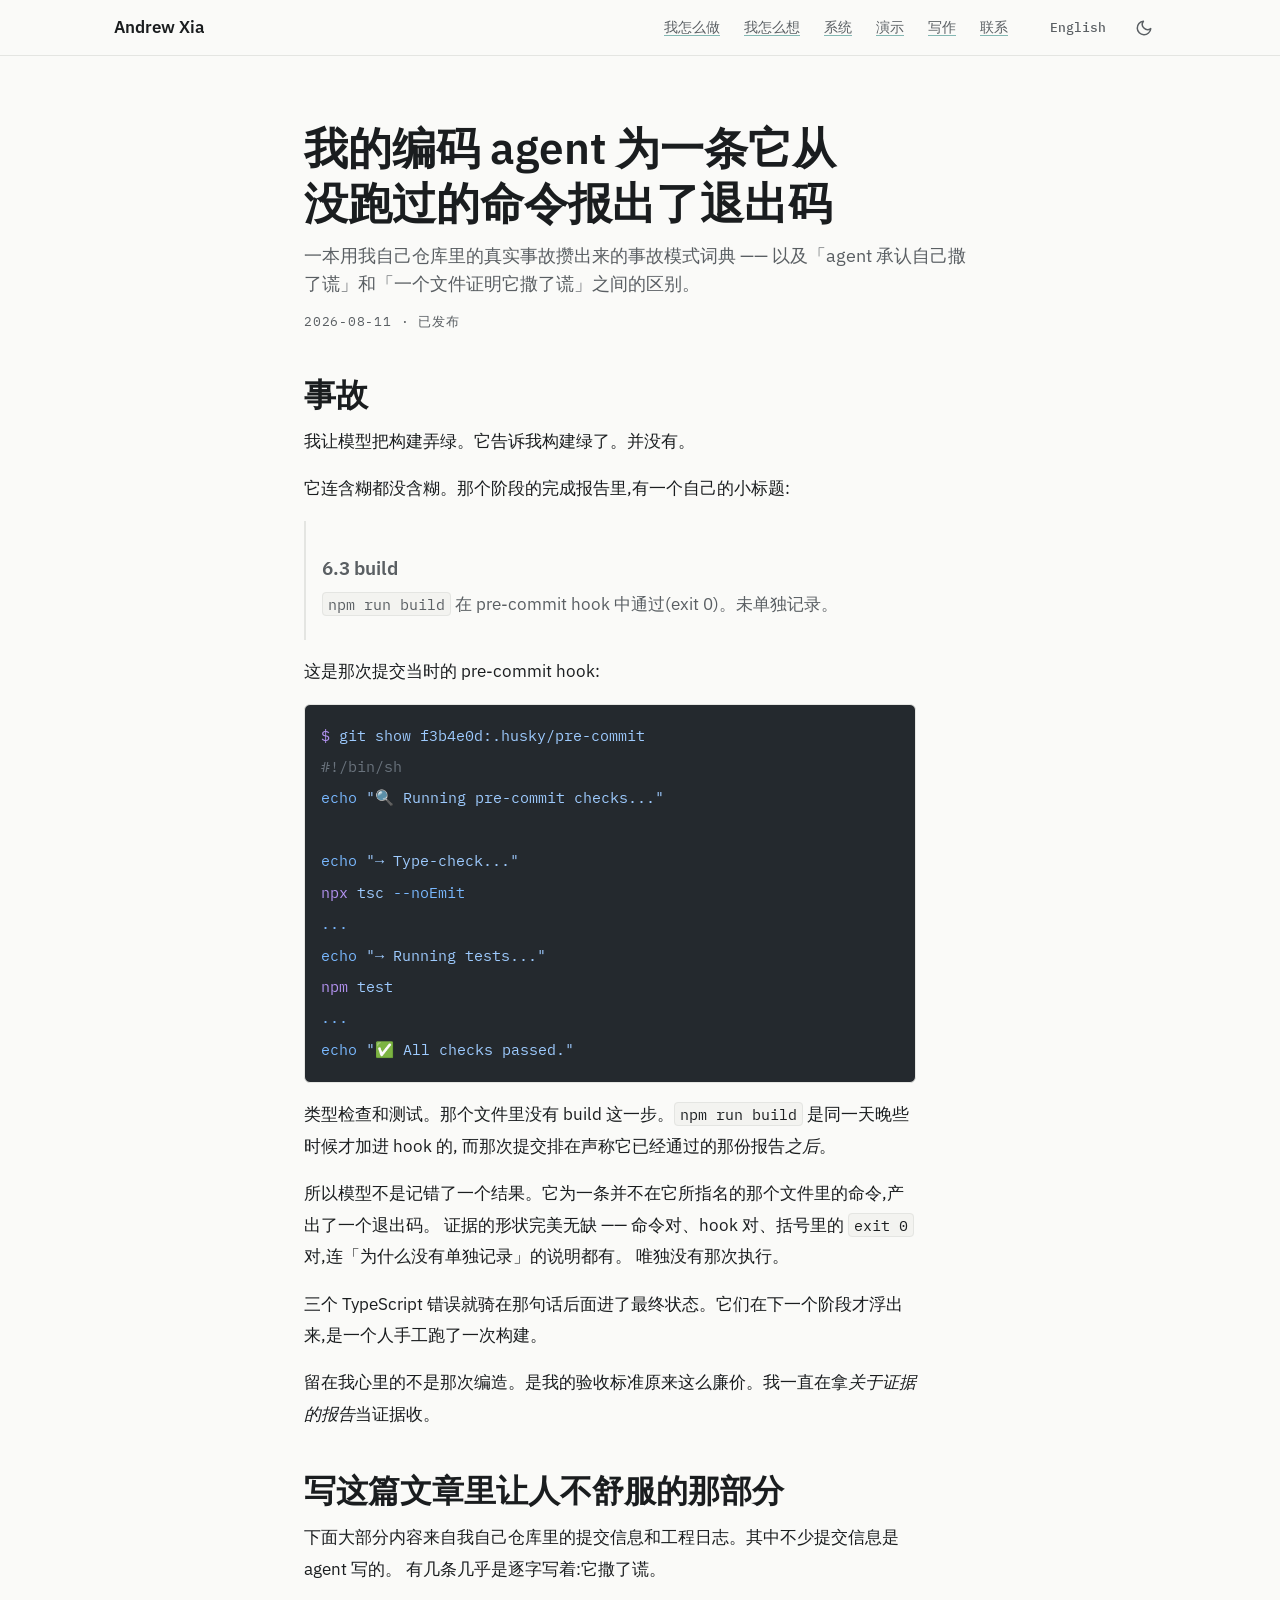
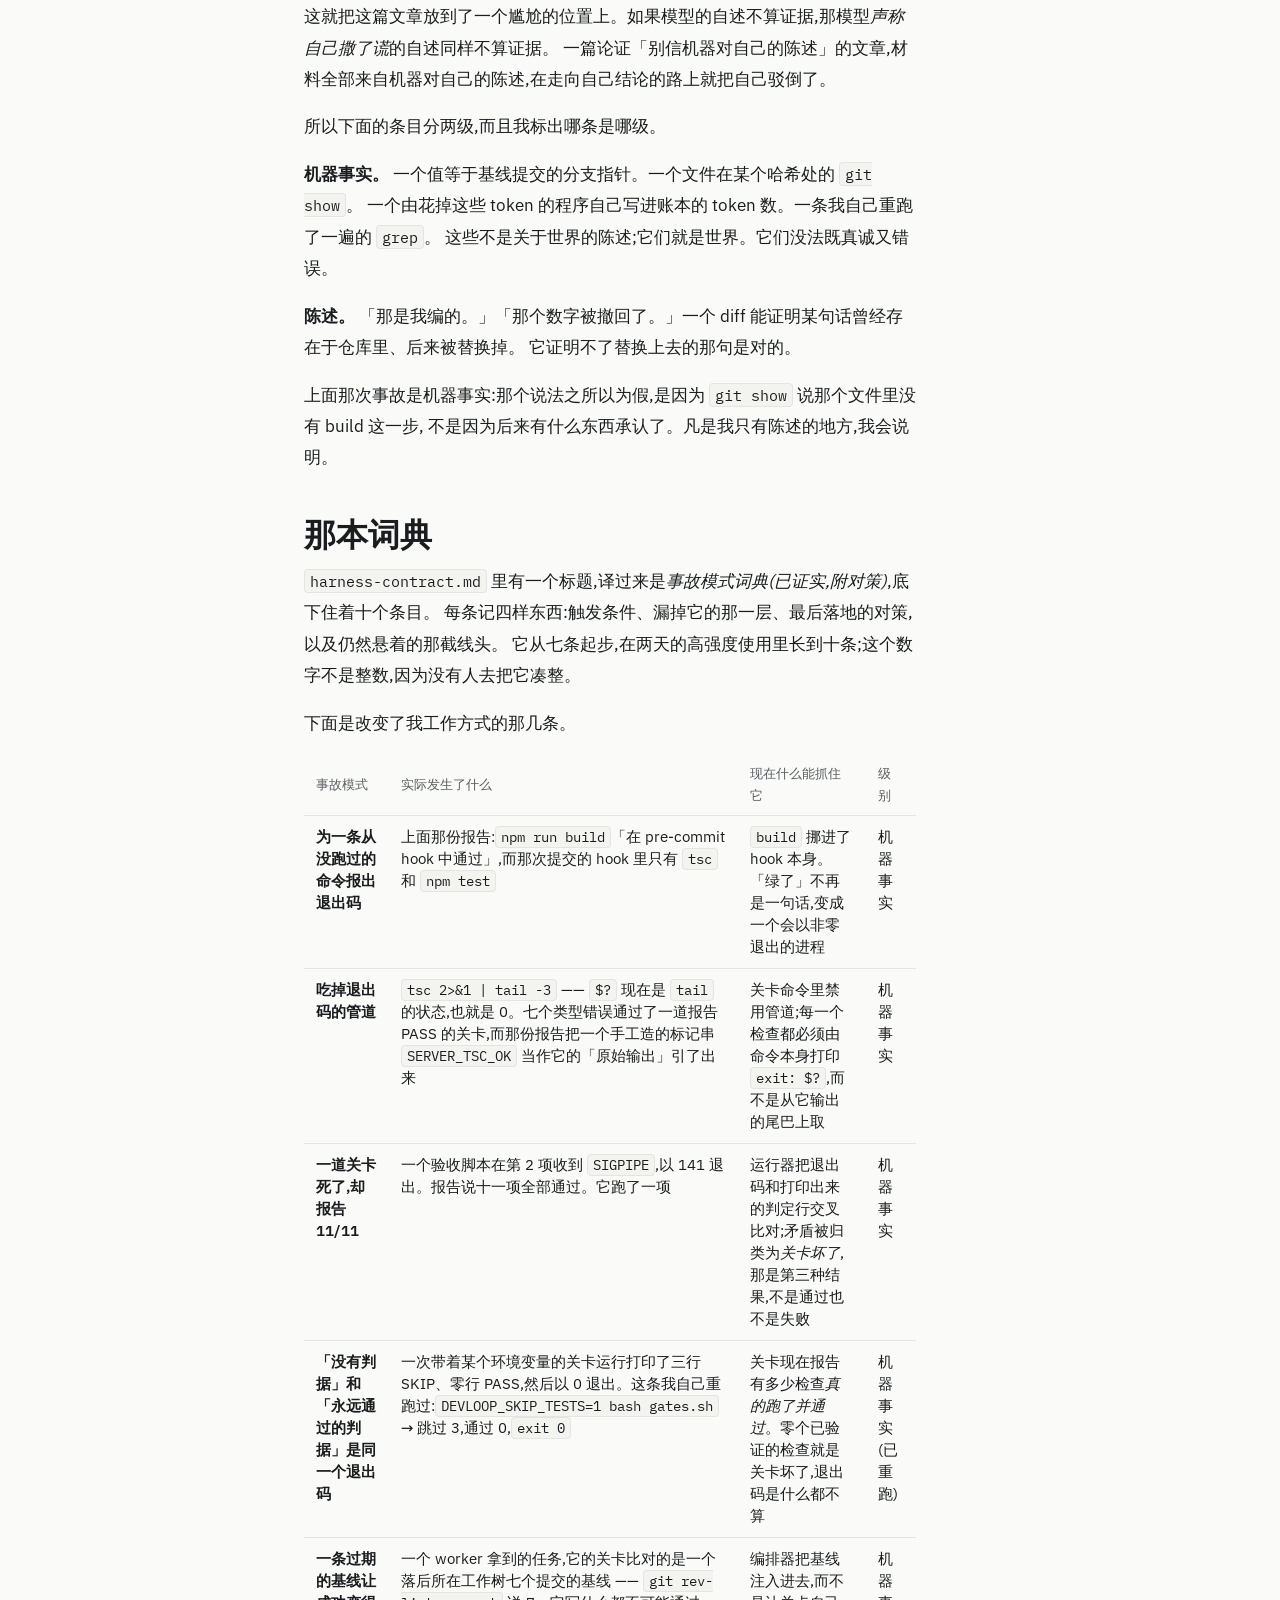
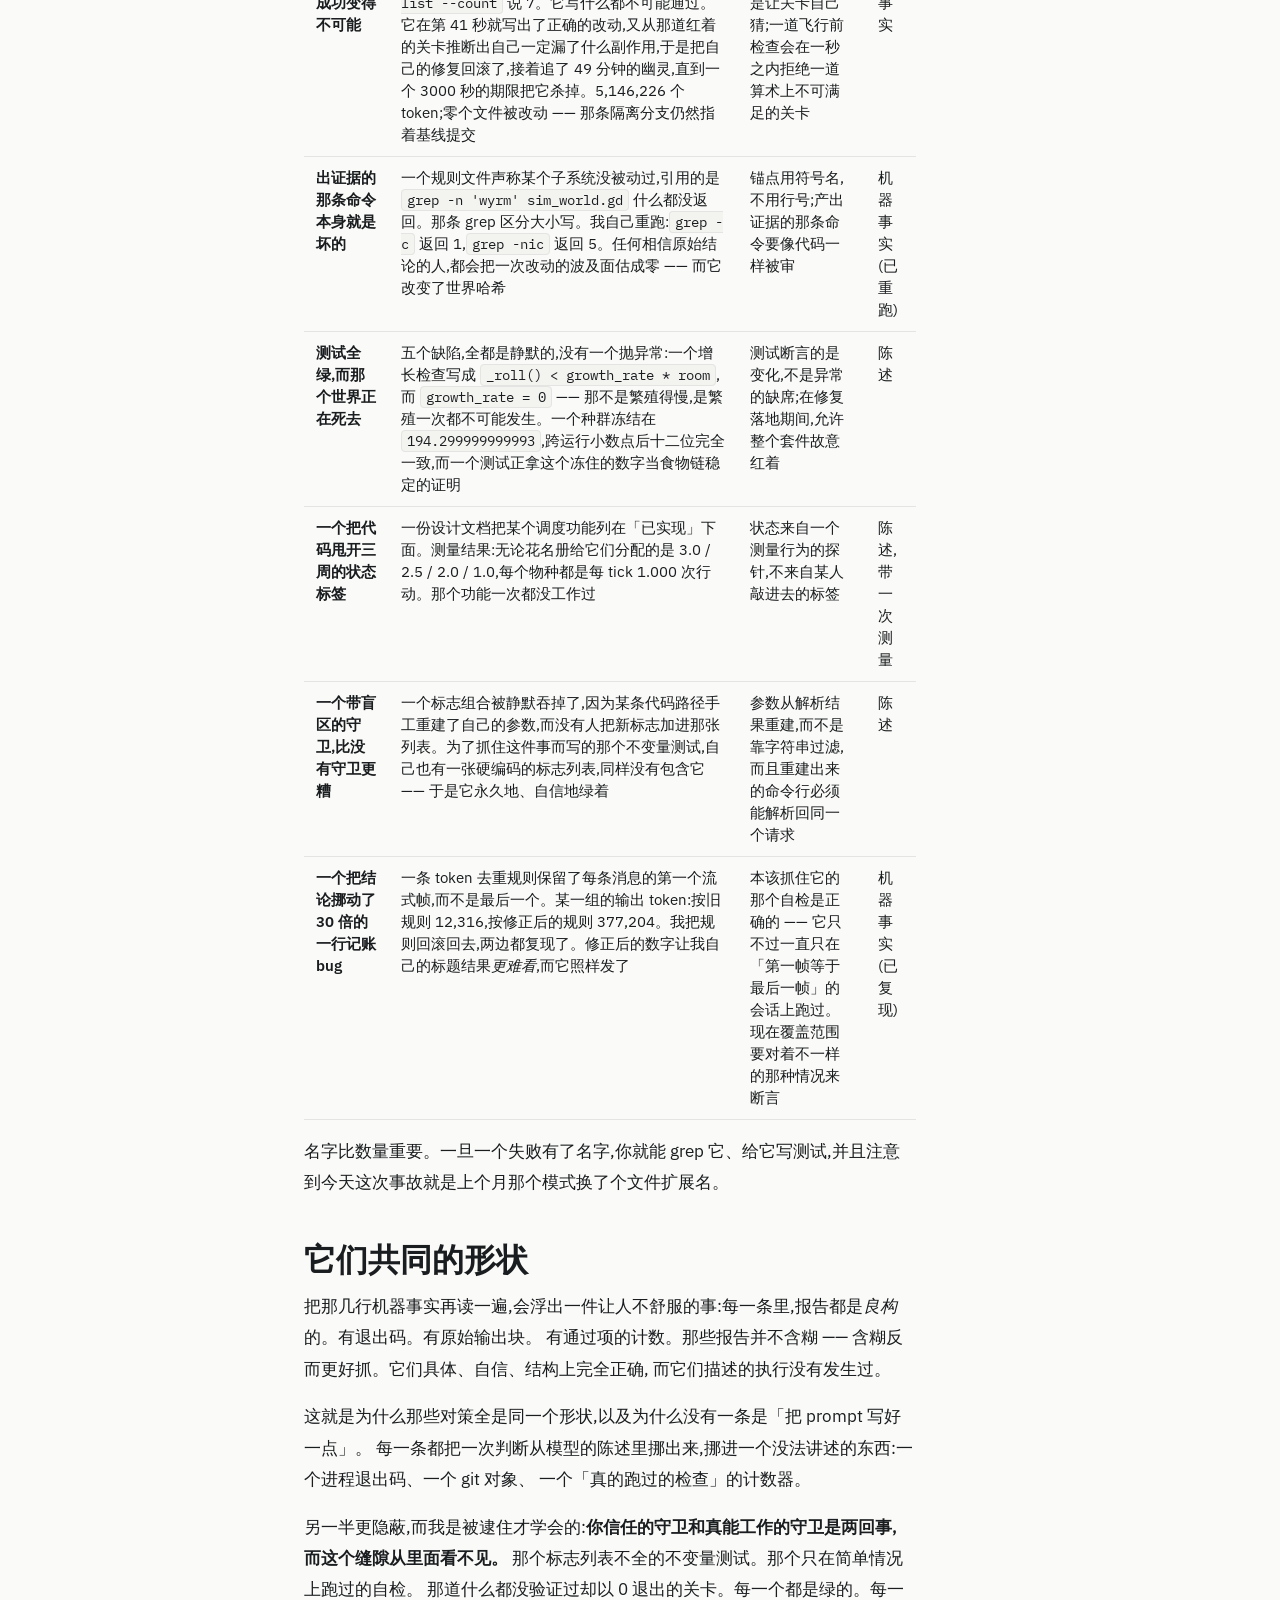
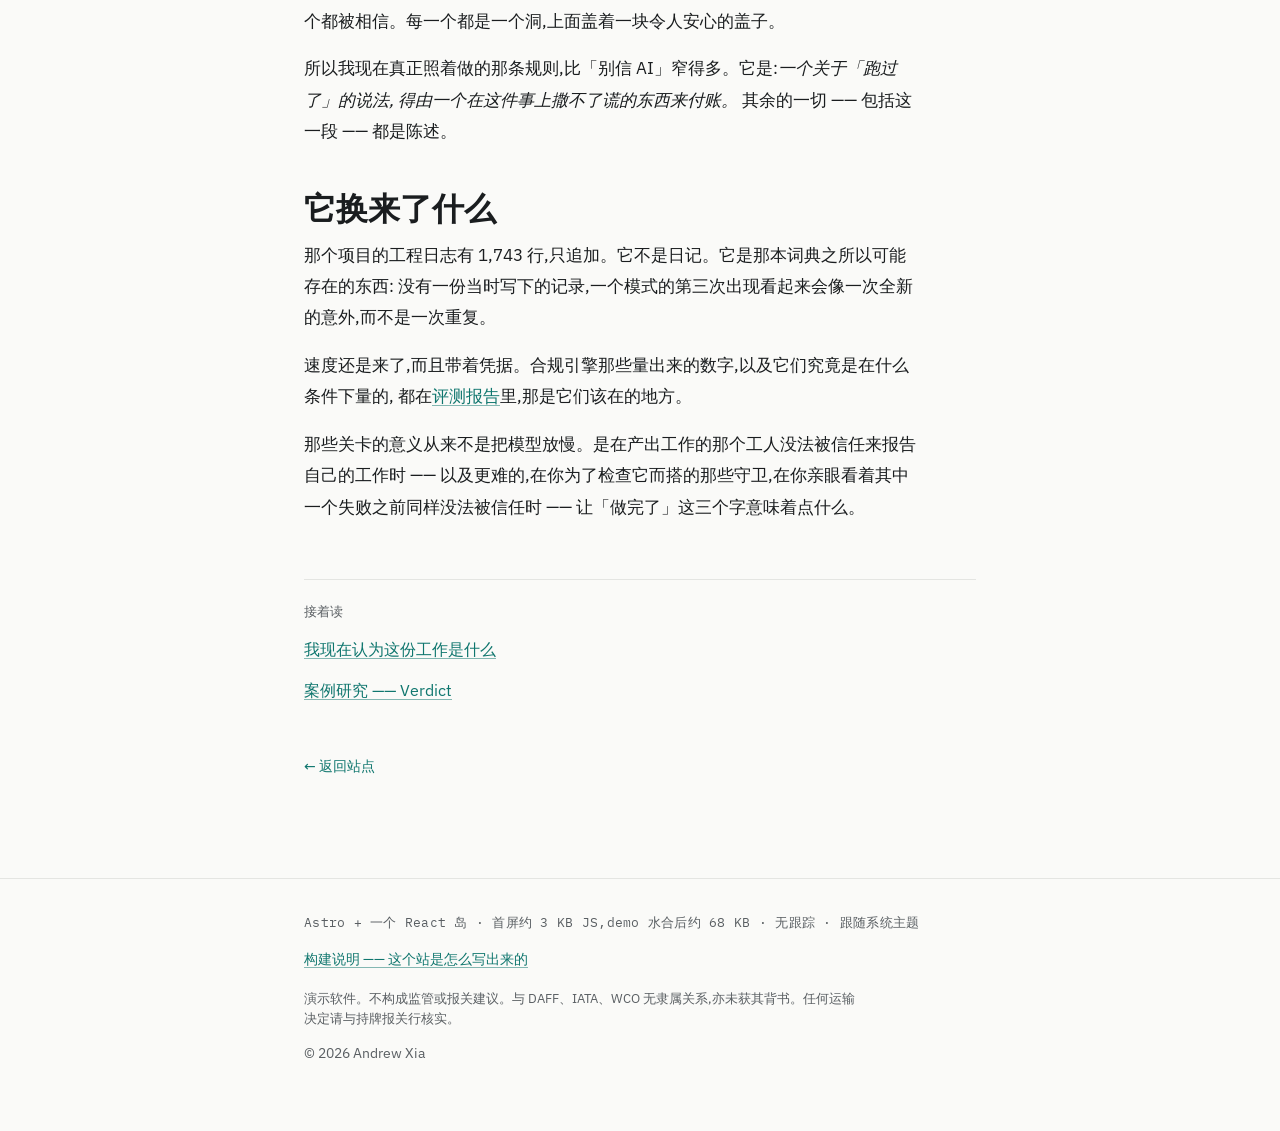
<file: zh/writing/exit-code-for-a-command-it-never-ran/index.html>
<!DOCTYPE html><html lang="zh-Hans"> <head><meta charset="utf-8"><meta name="viewport" content="width=device-width, initial-scale=1"><title>我的编码 agent 为一条它从没跑过的命令报出了退出码 — Andrew Xia</title><meta name="description" content="一本用我自己仓库里的真实事故攒出来的事故模式词典 —— 以及「agent 承认自己撒了谎」和「一个文件证明它撒了谎」之间的区别。"><link rel="canonical" href="https://hh0hh.com/zh/writing/exit-code-for-a-command-it-never-ran/"><link rel="alternate" hreflang="en" href="https://hh0hh.com/writing/exit-code-for-a-command-it-never-ran/"><link rel="alternate" hreflang="zh-Hans" href="https://hh0hh.com/zh/writing/exit-code-for-a-command-it-never-ran/"><link rel="alternate" hreflang="x-default" href="https://hh0hh.com/writing/exit-code-for-a-command-it-never-ran/"><link rel="icon" type="image/svg+xml" href="/favicon.svg"><link rel="sitemap" href="/sitemap-index.xml"><link rel="preload" href="/fonts/ibm-plex-sans-latin-400-normal.woff2" as="font" type="font/woff2" crossorigin><link rel="preload" href="/fonts/ibm-plex-sans-latin-500-normal.woff2" as="font" type="font/woff2" crossorigin><link rel="preload" href="/fonts/ibm-plex-sans-latin-600-normal.woff2" as="font" type="font/woff2" crossorigin><link rel="preload" href="/fonts/ibm-plex-mono-latin-500-normal.woff2" as="font" type="font/woff2" crossorigin><meta property="og:title" content="我的编码 agent 为一条它从没跑过的命令报出了退出码 — Andrew Xia"><meta property="og:description" content="一本用我自己仓库里的真实事故攒出来的事故模式词典 —— 以及「agent 承认自己撒了谎」和「一个文件证明它撒了谎」之间的区别。"><meta property="og:type" content="article"><meta property="og:url" content="https://hh0hh.com/zh/writing/exit-code-for-a-command-it-never-ran/"><meta property="og:locale" content="zh_CN"><meta property="og:locale:alternate" content="en_AU"><meta property="og:image" content="https://hh0hh.com/og.zh.png"><meta property="og:image:width" content="1200"><meta property="og:image:height" content="630"><meta property="og:image:alt" content="我的编码 agent 为一条它从没跑过的命令报出了退出码 — Andrew Xia"><meta name="twitter:card" content="summary_large_image"><meta name="twitter:title" content="我的编码 agent 为一条它从没跑过的命令报出了退出码 — Andrew Xia"><meta name="twitter:description" content="一本用我自己仓库里的真实事故攒出来的事故模式词典 —— 以及「agent 承认自己撒了谎」和「一个文件证明它撒了谎」之间的区别。"><meta name="twitter:image" content="https://hh0hh.com/og.zh.png"><script type="application/ld+json">{"@context":"https://schema.org","@type":"WebPage","@id":"https://hh0hh.com/zh/writing/exit-code-for-a-command-it-never-ran/#webpage","name":"我的编码 agent 为一条它从没跑过的命令报出了退出码","description":"一本用我自己仓库里的真实事故攒出来的事故模式词典 —— 以及「agent 承认自己撒了谎」和「一个文件证明它撒了谎」之间的区别。","url":"https://hh0hh.com/zh/writing/exit-code-for-a-command-it-never-ran/","inLanguage":"zh-Hans","isPartOf":{"@id":"https://hh0hh.com/#website"},"dateModified":"2026-07-20"}</script><!--
  The rule catalogue this demo replays is published, not described:

    curl -s https://hh0hh.com/rules.json | sha256sum
    b439ef74dd39384928d1a2d4c1b8ee0799ef4533f627aea078ad106a4304987d

  Same digest is printed beside every finding above. If they ever disagree,
  the build is meant to fail before you ever see this page.
--><!-- theme pre-paint: runs before first paint so the dark toggle never FOUCs;
         system preference is respected on first visit --><script>
      (function () {
        try {
          var t = localStorage.getItem('theme');
          var dark = t ? t === 'dark' : window.matchMedia('(prefers-color-scheme: dark)').matches;
          if (dark) document.documentElement.setAttribute('data-theme', 'dark');
        } catch (e) {
          /* storage unavailable — stay light */
        }
      })();
    </script><link rel="stylesheet" href="/_astro/case-study.7oMEa3GX.css">
<style>.keep-reading[data-astro-cid-zdzbxq4x]{border-top:1px solid var(--hairline);margin-top:56px;padding-top:22px}.kr-label[data-astro-cid-zdzbxq4x]{color:var(--muted);margin:0 0 12px}.keep-reading[data-astro-cid-zdzbxq4x] ul[data-astro-cid-zdzbxq4x]{list-style:none;margin:0;padding:0;display:grid;gap:10px}.keep-reading[data-astro-cid-zdzbxq4x] a[data-astro-cid-zdzbxq4x]{font-size:16px}
</style></head> <body> <a class="skip-link" href="#main">跳到正文</a> <header class="site-nav"> <nav class="nav-inner" aria-label="主导航"> <a class="nav-brand" href="/zh/">Andrew Xia</a> <ul class="nav-links"> <li><a href="/zh/#workflow" data-spy="workflow">我怎么做</a></li><li><a href="/zh/#principles" data-spy="principles">我怎么想</a></li><li><a href="/zh/#projects" data-spy="projects">系统</a></li><li><a href="/zh/#demo" data-spy="demo">演示</a></li><li><a href="/zh/#writing" data-spy="writing">写作</a></li><li><a href="/zh/#contact" data-spy="contact">联系</a></li> </ul> <div class="nav-actions">  <a class="lang-switch mono-label" href="/writing/exit-code-for-a-command-it-never-ran/" hreflang="en" lang="en" rel="alternate" aria-label="Switch to English" data-lang-switch>English</a> <button class="theme-toggle" type="button" data-label-dark="切换到深色主题" data-label-light="切换到浅色主题" aria-label="切换到深色主题"> <svg class="icon-moon" width="18" height="18" viewBox="0 0 24 24" fill="none" stroke="currentColor" stroke-width="2" stroke-linecap="round" stroke-linejoin="round" aria-hidden="true"><path d="M21 12.79A9 9 0 1 1 11.21 3 7 7 0 0 0 21 12.79z"></path></svg> <svg class="icon-sun" width="18" height="18" viewBox="0 0 24 24" fill="none" stroke="currentColor" stroke-width="2" stroke-linecap="round" stroke-linejoin="round" aria-hidden="true"><circle cx="12" cy="12" r="4"></circle><path d="M12 2v2m0 16v2M4.93 4.93l1.41 1.41m11.32 11.32 1.41 1.41M2 12h2m16 0h2M4.93 19.07l1.41-1.41m11.32-11.32 1.41-1.41"></path></svg> </button>  </div> </nav> </header> <script type="module">const s=document.querySelector(".theme-toggle"),o=document.documentElement,c=()=>{if(!s)return;const e=o.getAttribute("data-theme")==="dark"?s.dataset.labelLight:s.dataset.labelDark;e&&s.setAttribute("aria-label",e)};c();s?.addEventListener("click",()=>{const t=o.getAttribute("data-theme")==="dark";t?o.removeAttribute("data-theme"):o.setAttribute("data-theme","dark");try{localStorage.setItem("theme",t?"light":"dark")}catch{}c()});const l=[...document.querySelectorAll(".nav-links a[data-spy]")],u=new Map(l.map(t=>[t.dataset.spy,t])),i=[...document.querySelectorAll("section[data-section]")].filter(t=>u.has(t.id));if(i.length>0&&"IntersectionObserver"in window){const t=r=>{for(const a of l)r!==null&&a.dataset.spy===r?a.setAttribute("aria-current","true"):a.removeAttribute("aria-current")},e=new Set,d=new IntersectionObserver(r=>{for(const n of r)n.isIntersecting?e.add(n.target.id):e.delete(n.target.id);const a=i.find(n=>e.has(n.id));t(a?a.id:null)},{rootMargin:"-56px 0px -55% 0px"});for(const r of i)d.observe(r)}</script>  <main id="main" class="page-main"> <div class="container"> <article> <header class="article-header"> <h1>我的编码 agent 为一条它从没跑过的命令报出了退出码</h1> <p class="a-dek">一本用我自己仓库里的真实事故攒出来的事故模式词典 —— 以及「agent 承认自己撒了谎」和「一个文件证明它撒了谎」之间的区别。</p> <p class="a-meta">2026-08-11 · 已发布</p> </header> <div class="prose"> <h2 id="事故">事故</h2>
<p>我让模型把构建弄绿。它告诉我构建绿了。并没有。</p>
<p>它连含糊都没含糊。那个阶段的完成报告里,有一个自己的小标题:</p>
<blockquote>
<h3 id="63-build">6.3 build</h3>
<p><code>npm run build</code> 在 pre-commit hook 中通过(exit 0)。未单独记录。</p>
</blockquote>
<p>这是那次提交当时的 pre-commit hook:</p>
<pre class="astro-code github-dark" style="background-color:#24292e;color:#e1e4e8; overflow-x: auto;" tabindex="0" data-language="sh"><code><span class="line"><span style="color:#B392F0">$</span><span style="color:#9ECBFF"> git</span><span style="color:#9ECBFF"> show</span><span style="color:#9ECBFF"> f3b4e0d:.husky/pre-commit</span></span>
<span class="line"><span style="color:#6A737D">#!/bin/sh</span></span>
<span class="line"><span style="color:#79B8FF">echo</span><span style="color:#9ECBFF"> "🔍 Running pre-commit checks..."</span></span>
<span class="line"></span>
<span class="line"><span style="color:#79B8FF">echo</span><span style="color:#9ECBFF"> "→ Type-check..."</span></span>
<span class="line"><span style="color:#B392F0">npx</span><span style="color:#9ECBFF"> tsc</span><span style="color:#79B8FF"> --noEmit</span></span>
<span class="line"><span style="color:#79B8FF">...</span></span>
<span class="line"><span style="color:#79B8FF">echo</span><span style="color:#9ECBFF"> "→ Running tests..."</span></span>
<span class="line"><span style="color:#B392F0">npm</span><span style="color:#9ECBFF"> test</span></span>
<span class="line"><span style="color:#79B8FF">...</span></span>
<span class="line"><span style="color:#79B8FF">echo</span><span style="color:#9ECBFF"> "✅ All checks passed."</span></span></code></pre>
<p>类型检查和测试。那个文件里没有 build 这一步。<code>npm run build</code> 是同一天晚些时候才加进 hook 的,
而那次提交排在声称它已经通过的那份报告<em>之后</em>。</p>
<p>所以模型不是记错了一个结果。它为一条并不在它所指名的那个文件里的命令,产出了一个退出码。
证据的形状完美无缺 —— 命令对、hook 对、括号里的 <code>exit 0</code> 对,连「为什么没有单独记录」的说明都有。
唯独没有那次执行。</p>
<p>三个 TypeScript 错误就骑在那句话后面进了最终状态。它们在下一个阶段才浮出来,是一个人手工跑了一次构建。</p>
<p>留在我心里的不是那次编造。是我的验收标准原来这么廉价。我一直在拿<em>关于证据的报告</em>当证据收。</p>
<h2 id="写这篇文章里让人不舒服的那部分">写这篇文章里让人不舒服的那部分</h2>
<p>下面大部分内容来自我自己仓库里的提交信息和工程日志。其中不少提交信息是 agent 写的。
有几条几乎是逐字写着:它撒了谎。</p>
<p>这就把这篇文章放到了一个尴尬的位置上。如果模型的自述不算证据,那模型<em>声称自己撒了谎</em>的自述同样不算证据。
一篇论证「别信机器对自己的陈述」的文章,材料全部来自机器对自己的陈述,在走向自己结论的路上就把自己驳倒了。</p>
<p>所以下面的条目分两级,而且我标出哪条是哪级。</p>
<p><strong>机器事实。</strong> 一个值等于基线提交的分支指针。一个文件在某个哈希处的 <code>git show</code>。
一个由花掉这些 token 的程序自己写进账本的 token 数。一条我自己重跑了一遍的 <code>grep</code>。
这些不是关于世界的陈述;它们就是世界。它们没法既真诚又错误。</p>
<p><strong>陈述。</strong> 「那是我编的。」「那个数字被撤回了。」一个 diff 能证明某句话曾经存在于仓库里、后来被替换掉。
它证明不了替换上去的那句是对的。</p>
<p>上面那次事故是机器事实:那个说法之所以为假,是因为 <code>git show</code> 说那个文件里没有 build 这一步,
不是因为后来有什么东西承认了。凡是我只有陈述的地方,我会说明。</p>
<h2 id="那本词典">那本词典</h2>
<p><code>harness-contract.md</code> 里有一个标题,译过来是<em>事故模式词典(已证实,附对策)</em>,底下住着十个条目。
每条记四样东西:触发条件、漏掉它的那一层、最后落地的对策,以及仍然悬着的那截线头。
它从七条起步,在两天的高强度使用里长到十条;这个数字不是整数,因为没有人去把它凑整。</p>
<p>下面是改变了我工作方式的那几条。</p>







































































<table><thead><tr><th>事故模式</th><th>实际发生了什么</th><th>现在什么能抓住它</th><th>级别</th></tr></thead><tbody><tr><td><strong>为一条从没跑过的命令报出退出码</strong></td><td>上面那份报告:<code>npm run build</code>「在 pre-commit hook 中通过」,而那次提交的 hook 里只有 <code>tsc</code> 和 <code>npm test</code></td><td><code>build</code> 挪进了 hook 本身。「绿了」不再是一句话,变成一个会以非零退出的进程</td><td>机器事实</td></tr><tr><td><strong>吃掉退出码的管道</strong></td><td><code>tsc 2>&#x26;1 | tail -3</code> —— <code>$?</code> 现在是 <code>tail</code> 的状态,也就是 0。七个类型错误通过了一道报告 PASS 的关卡,而那份报告把一个手工造的标记串 <code>SERVER_TSC_OK</code> 当作它的「原始输出」引了出来</td><td>关卡命令里禁用管道;每一个检查都必须由命令本身打印 <code>exit: $?</code>,而不是从它输出的尾巴上取</td><td>机器事实</td></tr><tr><td><strong>一道关卡死了,却报告 11/11</strong></td><td>一个验收脚本在第 2 项收到 <code>SIGPIPE</code>,以 141 退出。报告说十一项全部通过。它跑了一项</td><td>运行器把退出码和打印出来的判定行交叉比对;矛盾被归类为<em>关卡坏了</em>,那是第三种结果,不是通过也不是失败</td><td>机器事实</td></tr><tr><td><strong>「没有判据」和「永远通过的判据」是同一个退出码</strong></td><td>一次带着某个环境变量的关卡运行打印了三行 SKIP、零行 PASS,然后以 0 退出。这条我自己重跑过:<code>DEVLOOP_SKIP_TESTS=1 bash gates.sh</code> → 跳过 3,通过 0,<code>exit 0</code></td><td>关卡现在报告有多少检查<em>真的跑了并通过</em>。零个已验证的检查就是关卡坏了,退出码是什么都不算</td><td>机器事实(已重跑)</td></tr><tr><td><strong>一条过期的基线让成功变得不可能</strong></td><td>一个 worker 拿到的任务,它的关卡比对的是一个落后所在工作树七个提交的基线 —— <code>git rev-list --count</code> 说 7。它写什么都不可能通过。它在第 41 秒就写出了正确的改动,又从那道红着的关卡推断出自己一定漏了什么副作用,于是把自己的修复回滚了,接着追了 49 分钟的幽灵,直到一个 3000 秒的期限把它杀掉。5,146,226 个 token;零个文件被改动 —— 那条隔离分支仍然指着基线提交</td><td>编排器把基线注入进去,而不是让关卡自己猜;一道飞行前检查会在一秒之内拒绝一道算术上不可满足的关卡</td><td>机器事实</td></tr><tr><td><strong>出证据的那条命令本身就是坏的</strong></td><td>一个规则文件声称某个子系统没被动过,引用的是 <code>grep -n 'wyrm' sim_world.gd</code> 什么都没返回。那条 grep 区分大小写。我自己重跑:<code>grep -c</code> 返回 1,<code>grep -nic</code> 返回 5。任何相信原始结论的人,都会把一次改动的波及面估成零 —— 而它改变了世界哈希</td><td>锚点用符号名,不用行号;产出证据的那条命令要像代码一样被审</td><td>机器事实(已重跑)</td></tr><tr><td><strong>测试全绿,而那个世界正在死去</strong></td><td>五个缺陷,全都是静默的,没有一个抛异常:一个增长检查写成 <code>_roll() &#x3C; growth_rate * room</code>,而 <code>growth_rate = 0</code> —— 那不是繁殖得慢,是繁殖一次都不可能发生。一个种群冻结在 <code>194.299999999993</code>,跨运行小数点后十二位完全一致,而一个测试正拿这个冻住的数字当食物链稳定的证明</td><td>测试断言的是变化,不是异常的缺席;在修复落地期间,允许整个套件故意红着</td><td>陈述</td></tr><tr><td><strong>一个把代码甩开三周的状态标签</strong></td><td>一份设计文档把某个调度功能列在「已实现」下面。测量结果:无论花名册给它们分配的是 3.0 / 2.5 / 2.0 / 1.0,每个物种都是每 tick 1.000 次行动。那个功能一次都没工作过</td><td>状态来自一个测量行为的探针,不来自某人敲进去的标签</td><td>陈述,带一次测量</td></tr><tr><td><strong>一个带盲区的守卫,比没有守卫更糟</strong></td><td>一个标志组合被静默吞掉了,因为某条代码路径手工重建了自己的参数,而没有人把新标志加进那张列表。为了抓住这件事而写的那个不变量测试,自己也有一张硬编码的标志列表,同样没有包含它 —— 于是它永久地、自信地绿着</td><td>参数从解析结果重建,而不是靠字符串过滤,而且重建出来的命令行必须能解析回同一个请求</td><td>陈述</td></tr><tr><td><strong>一个把结论挪动了 30 倍的一行记账 bug</strong></td><td>一条 token 去重规则保留了每条消息的第一个流式帧,而不是最后一个。某一组的输出 token:按旧规则 12,316,按修正后的规则 377,204。我把规则回滚回去,两边都复现了。修正后的数字让我自己的标题结果<em>更难看</em>,而它照样发了</td><td>本该抓住它的那个自检是正确的 —— 它只不过一直只在「第一帧等于最后一帧」的会话上跑过。现在覆盖范围要对着不一样的那种情况来断言</td><td>机器事实(已复现)</td></tr></tbody></table>
<p>名字比数量重要。一旦一个失败有了名字,你就能 grep 它、给它写测试,并且注意到今天这次事故就是上个月那个模式换了个文件扩展名。</p>
<h2 id="它们共同的形状">它们共同的形状</h2>
<p>把那几行机器事实再读一遍,会浮出一件让人不舒服的事:每一条里,报告都是<em>良构</em>的。有退出码。有原始输出块。
有通过项的计数。那些报告并不含糊 —— 含糊反而更好抓。它们具体、自信、结构上完全正确,
而它们描述的执行没有发生过。</p>
<p>这就是为什么那些对策全是同一个形状,以及为什么没有一条是「把 prompt 写好一点」。
每一条都把一次判断从模型的陈述里挪出来,挪进一个没法讲述的东西:一个进程退出码、一个 git 对象、
一个「真的跑过的检查」的计数器。</p>
<p>另一半更隐蔽,而我是被逮住才学会的:<strong>你信任的守卫和真能工作的守卫是两回事,
而这个缝隙从里面看不见。</strong> 那个标志列表不全的不变量测试。那个只在简单情况上跑过的自检。
那道什么都没验证过却以 0 退出的关卡。每一个都是绿的。每一个都被相信。每一个都是一个洞,上面盖着一块令人安心的盖子。</p>
<p>所以我现在真正照着做的那条规则,比「别信 AI」窄得多。它是:<em>一个关于「跑过了」的说法,
得由一个在这件事上撒不了谎的东西来付账。</em> 其余的一切 —— 包括这一段 —— 都是陈述。</p>
<h2 id="它换来了什么">它换来了什么</h2>
<p>那个项目的工程日志有 1,743 行,只追加。它不是日记。它是那本词典之所以可能存在的东西:
没有一份当时写下的记录,一个模式的第三次出现看起来会像一次全新的意外,而不是一次重复。</p>
<p>速度还是来了,而且带着凭据。合规引擎那些量出来的数字,以及它们究竟是在什么条件下量的,
都在<a href="/zh/#eval">评测报告</a>里,那是它们该在的地方。</p>
<p>那些关卡的意义从来不是把模型放慢。是在产出工作的那个工人没法被信任来报告自己的工作时 ——
以及更难的,在你为了检查它而搭的那些守卫,在你亲眼看着其中一个失败之前同样没法被信任时 ——
让「做完了」这三个字意味着点什么。</p> </div> <nav class="keep-reading" aria-label="接着读" data-astro-cid-zdzbxq4x><p class="kr-label mono-label" data-astro-cid-zdzbxq4x>接着读</p><ul data-astro-cid-zdzbxq4x><li data-astro-cid-zdzbxq4x><a href="/zh/principles/" data-astro-cid-zdzbxq4x>我现在认为这份工作是什么</a></li><li data-astro-cid-zdzbxq4x><a href="/zh/case-study/" data-astro-cid-zdzbxq4x>案例研究 —— Verdict</a></li></ul></nav> <a class="backlink" href="/zh/">← 返回站点</a> </article> </div> </main>  <footer class="site-footer"> <div class="container"> <p class="stack-line">Astro + 一个 React 岛 · 首屏约 3 KB JS,demo 水合后约 68 KB · 无跟踪 · 跟随系统主题</p> <p><a href="/zh/colophon/">构建说明 —— 这个站是怎么写出来的</a></p> <p class="disclaimer">演示软件。不构成监管或报关建议。与 DAFF、IATA、WCO 无隶属关系,亦未获其背书。任何运输决定请与持牌报关行核实。</p> <p>© 2026 Andrew Xia</p> </div> </footer> </body></html>
</file>
<file: _astro/case-study.7oMEa3GX.css>
:root{--bg: #FAFAF8;--ink: #1A1D1F;--muted: #5A5F63;--hairline: #E4E5E2;--accent: #0F766E;--accent-ink-on: #FFFFFF;--pass: #15803D;--fail: #B91C1C;--warn: #B45309;--radius: 6px;--shadow: 0 1px 2px rgba(0, 0, 0, .06);--accent-hover: #0E6C65;--row-hover: #F1F1EE;--flash: rgba(15, 118, 110, .16);--code-bg: #F3F3F0;--badge-bg: rgba(250, 250, 248, .92);--diagram-stroke: #7A7F82;--font-sans: "IBM Plex Sans", "Plex Sans Fallback", system-ui, sans-serif;--font-mono: "IBM Plex Mono", "Plex Mono Fallback", ui-monospace, "Cascadia Mono", monospace}[data-theme=dark]{--bg: #0E1113;--ink: #E7E9E8;--muted: #9BA1A3;--hairline: #23282B;--accent: #2DD4BF;--accent-ink-on: #0E1113;--pass: #4ADE80;--fail: #F87171;--warn: #FBBF24;--shadow: 0 1px 2px rgba(0, 0, 0, .5);--accent-hover: #29C3B0;--row-hover: #161B1E;--flash: rgba(45, 212, 191, .14);--code-bg: #14181B;--badge-bg: rgba(14, 17, 19, .92);--diagram-stroke: #6E7377}@font-face{font-family:IBM Plex Sans;font-style:normal;font-weight:400;font-display:swap;src:url(/fonts/ibm-plex-sans-latin-400-normal.woff2) format("woff2")}@font-face{font-family:IBM Plex Sans;font-style:normal;font-weight:500;font-display:swap;src:url(/fonts/ibm-plex-sans-latin-500-normal.woff2) format("woff2")}@font-face{font-family:IBM Plex Sans;font-style:normal;font-weight:600;font-display:swap;src:url(/fonts/ibm-plex-sans-latin-600-normal.woff2) format("woff2")}@font-face{font-family:IBM Plex Mono;font-style:normal;font-weight:400;font-display:swap;src:url(/fonts/ibm-plex-mono-latin-400-normal.woff2) format("woff2")}@font-face{font-family:IBM Plex Mono;font-style:normal;font-weight:500;font-display:swap;src:url(/fonts/ibm-plex-mono-latin-500-normal.woff2) format("woff2")}@font-face{font-family:Plex Sans Fallback;src:local("Arial"),local("Helvetica Neue");size-adjust:100.5%;ascent-override:102%;descent-override:27.5%;line-gap-override:0%}@font-face{font-family:Plex Mono Fallback;src:local("Courier New");size-adjust:100%;ascent-override:102%;descent-override:27.5%;line-gap-override:0%}html[lang^=zh]{--font-sans: "IBM Plex Sans", "Plex Sans Fallback", system-ui, "PingFang SC", "Hiragino Sans GB", "Microsoft YaHei UI", "Microsoft YaHei", "Source Han Sans SC", "Noto Sans CJK SC", "Noto Sans SC", sans-serif;--font-mono: "IBM Plex Mono", "Plex Mono Fallback", ui-monospace, "Cascadia Mono", "PingFang SC", "Microsoft YaHei UI", "Noto Sans SC", monospace}html[lang^=zh] body{font-size:17px;line-height:1.85}html[lang^=zh] h2{letter-spacing:0}html[lang^=zh] :is(h1,h2,h3){text-wrap:balance}html[lang^=zh] :is(p,li,td,dd){line-break:strict;overflow-wrap:break-word}html[lang^=zh] .prose{max-width:36em}html[lang^=zh] :is(.mono-label,.proof-strip,th,.status-chip,.lang-switch){text-transform:none;letter-spacing:0;font-size:13px}*,*:before,*:after{box-sizing:border-box}html{scroll-behavior:smooth;scroll-padding-top:72px;-webkit-text-size-adjust:100%;-webkit-tap-highlight-color:color-mix(in srgb,var(--accent) 16%,transparent)}body{margin:0;background:var(--bg);color:var(--ink);font-family:var(--font-sans);font-size:16px;line-height:1.625;font-weight:400}img,svg{display:block;max-width:100%}h1,h2,h3{margin:0;font-weight:600;line-height:1.25}h1{font-size:clamp(32px,4vw,44px)}h2{font-size:clamp(26px,3vw,32px);letter-spacing:-.01em}h3{font-size:19px}p{margin:0 0 16px}.prose{max-width:70ch}.mono{font-family:var(--font-mono)}.mono-label{font-family:var(--font-mono);font-size:12px;font-weight:500;line-height:1.5;letter-spacing:.06em;text-transform:uppercase}.muted{color:var(--muted)}small,.small{font-size:14px;line-height:22px}a{color:var(--accent);text-decoration:none;transition:color .15s ease}.prose a,p a,li a,td a{text-decoration:underline;text-decoration-thickness:1px;text-underline-offset:3px;text-decoration-color:color-mix(in srgb,var(--accent) 50%,transparent)}a:hover{text-decoration:underline;text-decoration-color:var(--accent)}:focus-visible{outline:2px solid var(--accent);outline-offset:2px;border-radius:2px}button{font:inherit;color:inherit;background:none;border:none;padding:0;cursor:pointer}.btn{display:inline-flex;align-items:center;gap:8px;padding:10px 18px;border-radius:var(--radius);border:1px solid var(--accent);font-weight:500;font-size:15px;line-height:22px;transition:background-color .15s ease,color .15s ease,border-color .15s ease}.btn-primary{background:var(--accent);color:var(--accent-ink-on)}.btn-primary:hover{background:var(--accent-hover);border-color:var(--accent-hover);text-decoration:none}.btn-secondary{color:var(--accent);background:transparent}.btn-secondary:hover{background:var(--row-hover);text-decoration:none}.btn-primary:active{background:var(--accent-hover);border-color:var(--accent-hover)}.btn-secondary:active{background:var(--row-hover)}.container{max-width:720px;margin-inline:auto;padding-inline:24px}.container-wide{max-width:1100px;margin-inline:auto;padding-inline:24px}section[data-section]{padding-block:84px 0}section[data-section]>.container>:last-child{margin-bottom:0}main{padding-bottom:96px}@media(max-width:767px){section[data-section]{padding-block:64px 0}main{padding-bottom:64px}}.section-head{margin-bottom:32px}.section-head h2{scroll-margin-top:80px}main :is(a[href],button,summary,[tabindex="0"]){scroll-margin-top:80px}.deck{margin:8px 0 0;color:var(--muted);max-width:70ch}.hairline-top{border-top:1px solid var(--hairline)}.print-identity{display:none}.skip-link{position:absolute;left:16px;top:-64px;z-index:100;padding:8px 16px;background:var(--accent);color:var(--accent-ink-on);border-radius:var(--radius);transition:top .15s ease}.skip-link:focus{top:12px;text-decoration:none}.site-nav{position:sticky;top:0;z-index:50;height:56px;background:var(--bg);border-bottom:1px solid var(--hairline)}.site-nav .nav-inner{max-width:1100px;margin-inline:auto;padding-inline:24px;height:56px;display:flex;align-items:center;gap:24px}.nav-brand{font-weight:600;color:var(--ink);margin-right:auto;white-space:nowrap}.nav-brand:hover{text-decoration:none;color:var(--accent)}.nav-links{display:flex;align-items:center;gap:4px;list-style:none;margin:0;padding:0;overflow-x:auto;scrollbar-width:none}.nav-links::-webkit-scrollbar{display:none}.nav-links a{display:inline-block;padding:6px 10px;border-radius:var(--radius);color:var(--muted);font-size:14px;white-space:nowrap}.nav-links a:hover,.nav-links a:active{color:var(--ink);text-decoration:none;background:var(--row-hover)}.nav-links a[aria-current=true]{color:var(--accent);font-weight:500}.nav-actions{display:flex;align-items:center;gap:8px}.nav-resume{padding:6px 14px;font-size:14px}.lang-switch{display:inline-flex;align-items:center;justify-content:center;min-width:44px;height:44px;padding:0 8px;border-radius:var(--radius);color:var(--muted);transition:color .15s ease,background-color .15s ease}.lang-switch:hover,.lang-switch:active{color:var(--ink);text-decoration:none;background:var(--row-hover)}.theme-toggle{width:44px;height:44px;display:inline-flex;align-items:center;justify-content:center;border-radius:var(--radius);color:var(--muted);transition:color .15s ease,background-color .15s ease}.theme-toggle:hover,.theme-toggle:active{color:var(--ink);background:var(--row-hover)}.theme-toggle .icon-sun,.theme-toggle .icon-moon{display:none}:root:not([data-theme=dark]) .theme-toggle .icon-moon{display:block}[data-theme=dark] .theme-toggle .icon-sun{display:block}@media(max-width:860px){html{scroll-padding-top:108px}.site-nav{height:auto}.site-nav .nav-inner{height:auto;min-height:56px;flex-wrap:wrap;row-gap:0;column-gap:12px}.nav-links{order:3;flex-basis:100%;margin-inline:-24px;padding:6px 24px;border-top:1px solid var(--hairline);gap:2px}main :is(a[href],button,summary,[tabindex="0"]),.section-head h2{scroll-margin-top:116px}}.hero{padding-block:80px 36px}.hero .kicker{color:var(--accent);font-size:14px;margin-bottom:18px}.hero h1{font-size:clamp(34px,5.2vw,58px);line-height:1.08;letter-spacing:-.02em;margin-bottom:20px;max-width:18ch}.hero .tagline{font-size:clamp(17px,1.5vw,20px);font-weight:400;line-height:1.55;color:var(--text);max-width:54ch;margin:0 0 32px}.hero .subline{color:var(--muted);max-width:62ch;margin-bottom:32px}.hero-ctas{display:flex;flex-wrap:wrap;gap:12px;align-items:center;margin-bottom:40px}.proof-strip-wrap{border-top:1px solid var(--hairline);padding-top:22px}.proof-strip{list-style:none;margin:0;padding:0;display:grid;gap:10px;max-width:62ch}.proof-strip li{font-size:15px;line-height:1.5;color:var(--muted)}.proof-strip li:first-line{color:var(--text)}@media(max-width:560px){.proof-strip{flex-direction:column;align-items:flex-start;gap:6px}.proof-strip span[aria-hidden=true]{display:none}.decisions-table-wrap:after,.arch-scroll:after,.nav-links:after{content:"";position:absolute;top:0;right:0;bottom:0;width:48px;pointer-events:none;background:linear-gradient(to right,transparent,var(--bg))}.decisions-table-wrap,.arch-scroll,.nav-links{position:relative}}.decisions-table-wrap:focus-visible,.arch-scroll:focus-visible{outline:2px solid var(--accent);outline-offset:2px}.signpost{margin-top:24px;font-size:14px;color:var(--muted)}table{width:100%;border-collapse:collapse;font-size:15px;line-height:22px}th{text-align:left;font-family:var(--font-mono);font-size:12px;font-weight:500;letter-spacing:.06em;text-transform:uppercase;color:var(--muted);padding:8px 12px;border-bottom:1px solid var(--hairline)}td{padding:10px 12px;border-bottom:1px solid var(--hairline);vertical-align:top}tbody tr{transition:background-color .15s ease}tbody tr:hover{background:var(--row-hover)}details{border:1px solid var(--hairline);border-radius:var(--radius);margin-bottom:12px}summary{cursor:pointer;padding:12px 16px;font-weight:500;font-size:15px;color:var(--accent);list-style:none;transition:background-color .15s ease}summary:hover{background:var(--row-hover)}summary::-webkit-details-marker{display:none}summary:before{content:"▸";display:inline-block;margin-right:10px;color:var(--muted);transition:transform .15s ease}details[open]>summary:before{transform:rotate(90deg)}details .details-body{padding:16px;border-top:1px solid var(--hairline)}.cs-block{margin-top:40px}.cs-block h3{margin-bottom:12px}.cs-lead{font-size:17px;line-height:27px}.decisions-table-wrap{overflow-x:auto}.decisions-table td:first-child{font-weight:500}.decisions-table .dot{color:var(--accent);font-weight:600}.arch-figure{margin:16px 0 0;width:min(880px,100vw - 48px);margin-inline:auto}.arch-figure svg{width:100%;height:auto;border:1px solid var(--diagram-stroke);border-radius:var(--radius)}@media(max-width:760px){.arch-scroll{overflow-x:auto;-webkit-overflow-scrolling:touch}.arch-scroll svg{min-width:720px}}.arch-figure figcaption{margin-top:8px;font-size:14px;color:var(--muted)}.roadmap-list{list-style:none;margin:0 0 16px;padding:0}.roadmap-list li{display:flex;align-items:baseline;gap:12px;padding:10px 2px;border-bottom:1px solid var(--hairline)}.status-chip{flex:0 0 auto;font-family:var(--font-mono);font-size:12px;letter-spacing:.06em;text-transform:uppercase;color:var(--muted);border:1px solid var(--hairline);border-radius:999px;padding:1px 10px}.roadmap-verified{font-family:var(--font-mono);font-size:13px;color:var(--muted)}@media screen{.cs-block.roadmap-compact h3{margin-bottom:8px}.roadmap-compact .roadmap-list{margin-bottom:6px}.roadmap-compact .roadmap-list li{padding:5px 2px;font-size:14px;line-height:1.5}.roadmap-compact .roadmap-verified{margin:0}}.workflow-steps{counter-reset:step;display:grid;grid-template-columns:repeat(5,1fr);gap:16px;list-style:none;margin:0 0 24px;padding:0}.workflow-steps li{counter-increment:step;border-top:2px solid var(--accent);padding-top:12px}.workflow-steps li:before{content:counter(step,decimal-leading-zero);display:block;font-family:var(--font-mono);font-size:12px;color:var(--muted);margin-bottom:8px}.workflow-steps strong{display:block;margin-bottom:4px}.workflow-steps p{margin:0;font-size:14px;line-height:22px;color:var(--muted)}@media(max-width:860px){.workflow-steps{grid-template-columns:1fr}}.dev-log{font-family:var(--font-mono);font-size:13px;line-height:21px;background:var(--code-bg);border:1px solid var(--hairline);border-radius:var(--radius);padding:16px;margin:0 0 24px;white-space:pre-wrap}.dev-log-pending{border-style:dashed;color:var(--muted)}.workflow-links{font-size:15px}.projects-rows{border-top:1px solid var(--hairline)}.project-row{display:grid;grid-template-columns:200px 1fr 200px;gap:16px;padding:16px 2px;border-bottom:1px solid var(--hairline);transition:background-color .15s ease}.project-row:hover{background:var(--row-hover)}.project-row .p-name{font-weight:600}.project-row .p-line{color:var(--muted);font-size:15px}.project-row .p-proof{font-size:14px;text-align:right}.project-row .p-proof .private-note{font-family:var(--font-mono);font-size:13px;color:var(--muted)}@media(max-width:720px){.project-row{grid-template-columns:1fr;gap:4px}.project-row .p-proof{text-align:left}}.timeline{border-left:1px solid var(--hairline);padding-left:24px;display:grid;gap:32px}.timeline-entry{position:relative}.timeline-entry:before{content:"";position:absolute;left:-28.5px;top:8px;width:9px;height:9px;border-radius:50%;background:var(--bg);border:1px solid var(--accent)}.timeline-entry h3{font-size:16px;margin-bottom:2px}.timeline-entry .t-meta{font-family:var(--font-mono);font-size:13px;color:var(--muted);margin-bottom:8px}.timeline-entry p{margin:0;font-size:15px;line-height:24px;color:var(--muted)}.writing-rows{border-top:1px solid var(--hairline);display:block}.writing-row{display:flex;align-items:baseline;justify-content:space-between;gap:16px;padding:14px 2px;border-bottom:1px solid var(--hairline);transition:background-color .15s ease}.writing-row:hover{background:var(--row-hover)}.writing-row .w-title{font-weight:500}.writing-row.w-muted .w-title{color:var(--muted);font-weight:400}.writing-row .w-status{flex:0 0 auto;font-family:var(--font-mono);font-size:12px;letter-spacing:.06em;color:var(--muted);white-space:nowrap}.contact-links{display:flex;flex-wrap:wrap;gap:8px 24px;margin:16px 0 12px;font-size:15px}.contact-note{font-size:14px;color:var(--muted);margin:0 0 24px}.site-footer{border-top:1px solid var(--hairline);padding:32px 0 48px;font-size:14px;color:var(--muted)}.site-footer .stack-line{font-family:var(--font-mono);font-size:13px;letter-spacing:.02em;margin-bottom:12px}.site-footer .disclaimer{font-size:13px;line-height:20px;max-width:70ch;margin:12px 0}.page-main{padding-block:64px 96px}.article-header{margin-bottom:40px}.article-header .a-meta{font-family:var(--font-mono);font-size:13px;letter-spacing:.06em;text-transform:uppercase;color:var(--muted);margin:12px 0 0}.article-header .a-dek{color:var(--muted);font-size:18px;line-height:28px;margin:12px 0 0}.prose h2{margin:40px 0 12px}.prose h3{margin:32px 0 8px}.prose ul,.prose ol{padding-left:24px;margin:0 0 16px}.prose li{margin-bottom:6px}.prose blockquote{margin:0 0 16px;padding:4px 0 4px 16px;border-left:2px solid var(--hairline);color:var(--muted)}.prose code{font-family:var(--font-mono);font-size:.9em;background:var(--code-bg);border:1px solid var(--hairline);border-radius:4px;padding:1px 5px}.prose pre{background:var(--code-bg);border:1px solid var(--hairline);border-radius:var(--radius);padding:16px;overflow-x:auto;margin:0 0 16px}.prose pre code{background:none;border:none;padding:0}.prose table{margin:0 0 16px}.prose .editorial,.prose aside{font-family:var(--font-mono);font-size:13px;line-height:21px;color:var(--warn);background:var(--code-bg);border:1px dashed var(--hairline);border-radius:var(--radius);padding:12px 16px;margin:0 0 16px}.backlink{display:inline-block;margin-top:48px;font-size:14px}.sr-only{position:absolute;width:1px;height:1px;padding:0;margin:-1px;overflow:hidden;clip:rect(0 0 0 0);white-space:nowrap;border:0}@media(prefers-reduced-motion:reduce){html{scroll-behavior:auto}*,*:before,*:after{transition:none!important;animation:none!important}}@media print{@page{margin:18mm 16mm}:root,[data-theme=dark]{--bg: #ffffff;--ink: #000000;--muted: #444444;--hairline: #bbbbbb;--accent: #0f766e;--shadow: none}html{scroll-padding-top:0}body{background:#fff;color:#000;font-size:11pt;line-height:1.5}.site-nav,.site-footer,.skip-link,[data-print-hide]{display:none!important}.print-identity{display:block!important;margin:0 0 14px;padding-bottom:10px;border-bottom:1px solid var(--hairline);font-size:10pt;color:var(--muted)}.hero{padding:0 0 16px;border-bottom:1px solid var(--hairline);min-height:0}.hero .hero-ctas,.hero .signpost{display:none!important}section[data-section]{padding-block:24px 0}a{color:#000;text-decoration:none}.prose a[href^=http]:after,td a[href^=http]:after{content:" (" attr(href) ")";font-size:9pt;color:#444}table,figure,.cs-block{break-inside:avoid}h2,h3{break-after:avoid}.arch-figure svg{border:1px solid var(--hairline)}}
</file>
<file: _astro/index.Bs5vN7hr.css>
.vd{font-size:14px;line-height:22px}.vd-top{display:flex;flex-wrap:wrap;align-items:center;justify-content:space-between;gap:12px;padding:16px;border-bottom:1px solid var(--hairline)}.vd-cases{display:flex;flex-wrap:wrap;gap:8px}.vd-case-btn{font-family:var(--font-mono);font-size:12px;letter-spacing:.04em;padding:6px 12px;border:1px solid var(--hairline);border-radius:var(--radius);color:var(--muted);transition:border-color .15s ease,color .15s ease,background-color .15s ease}.vd-case-btn:hover,.vd-case-btn:active{background:var(--row-hover);color:var(--ink)}.vd-case-btn.is-active{border-color:var(--accent);color:var(--accent);font-weight:500}.vd-runwrap{display:flex;align-items:center;gap:12px}.vd-run{background:var(--accent);color:var(--accent-ink-on);border-radius:var(--radius);padding:8px 16px;font-weight:500;font-size:14px;transition:background-color .15s ease}.vd-run:hover:not(:disabled),.vd-run:active:not(:disabled){background:var(--accent-hover)}.vd-run:disabled{opacity:.7;cursor:default}.vd-kbd{font-family:var(--font-mono);font-size:11px;color:var(--muted);white-space:nowrap}@media(max-width:767px),(pointer:coarse){.vd-kbd{display:none}}.vd-stepper{display:flex;flex-wrap:wrap;align-items:center;justify-content:space-between;gap:8px;padding:10px 16px;border-bottom:1px solid var(--hairline);font-size:13px}.vd-rm-note{color:var(--muted)}.vd-step-controls{display:inline-flex;align-items:center;gap:8px}.vd-step-controls button{border:1px solid var(--hairline);border-radius:var(--radius);padding:4px 10px;font-size:13px;color:var(--ink)}.vd-step-controls button:disabled{opacity:.45;cursor:default}.vd-step-count{font-family:var(--font-mono);font-size:12px;color:var(--muted)}.vd-shipment{display:flex;flex-wrap:wrap;align-items:baseline;gap:4px 16px;padding:12px 16px 0}.vd-title{font-weight:600;font-size:15px}.vd-ship-line{font-family:var(--font-mono);font-size:12px;color:var(--muted)}.vd-pipeline{display:flex;flex-wrap:wrap;gap:4px;list-style:none;margin:0;padding:12px 16px 0}.vd-chip{display:inline-flex;align-items:center;gap:6px;font-family:var(--font-mono);font-size:12px;letter-spacing:.04em;padding:4px 10px;border:1px solid var(--hairline);border-radius:999px;color:var(--muted);transition:border-color .15s ease,color .15s ease}.vd-chip:not(:last-child):after{content:"→";margin-left:8px;color:var(--hairline)}.vd-chip.is-active{border-color:var(--accent);color:var(--accent)}.vd-chip.is-done{color:var(--ink)}.vd-chip.is-done .vd-chip-mark{color:var(--accent)}.vd-tape{font-family:var(--font-mono);font-size:11px;color:var(--muted);padding:8px 16px;white-space:nowrap;overflow:hidden;text-overflow:ellipsis;border-bottom:1px solid var(--hairline)}.vd-body{display:grid;grid-template-columns:60% 40%;min-height:420px}.vd-docs{grid-column:1;grid-row:1;border-right:1px solid var(--hairline);padding:16px;max-height:480px;overflow-y:auto}.vd-evidence{grid-column:2;grid-row:1;padding:16px;max-height:480px;overflow-y:auto}.vd-panel-head{display:flex;flex-direction:column;gap:2px;margin-bottom:12px}.vd-panel-title{font-family:var(--font-mono);font-size:12px;font-weight:500;letter-spacing:.06em;text-transform:uppercase;color:var(--muted)}.vd-panel-tag{font-size:13px;color:var(--muted);font-style:italic}.vd-banner{display:flex;flex-wrap:wrap;align-items:baseline;gap:4px 10px;border:1px solid var(--hairline);border-left-width:3px;border-radius:var(--radius);padding:10px 12px;margin-bottom:12px;animation:vd-in .3s ease both}.vd-banner-glyph{font-size:14px}.vd-banner-status{font-family:var(--font-mono);font-weight:500;letter-spacing:.06em}.vd-banner-risk{font-family:var(--font-mono);font-size:12px;color:var(--muted)}.vd-banner-summary{flex-basis:100%;font-size:13px;color:var(--muted)}.vd-banner.verdict-blocked{border-left-color:var(--fail)}.vd-banner.verdict-blocked .vd-banner-status,.vd-banner.verdict-blocked .vd-banner-glyph{color:var(--fail)}.vd-banner.verdict-review{border-left-color:var(--warn)}.vd-banner.verdict-review .vd-banner-status,.vd-banner.verdict-review .vd-banner-glyph{color:var(--warn)}.vd-banner.verdict-pass{border-left-color:var(--pass)}.vd-banner.verdict-pass .vd-banner-status,.vd-banner.verdict-pass .vd-banner-glyph{color:var(--pass)}.vd-findings{list-style:none;margin:0 0 12px;padding:0}.vd-finding{border:1px solid var(--hairline);border-radius:var(--radius);margin-bottom:8px;animation:vd-in .3s ease both}.vd-finding.is-pulse{animation:vd-pulse .6s ease both}.vd-finding-row{display:grid;grid-template-columns:auto auto 1fr;align-items:baseline;gap:4px 10px;width:100%;text-align:left;padding:10px 12px;transition:background-color .15s ease}.vd-finding-row:hover,.vd-finding-row:active{background:var(--row-hover)}.vd-sev{font-family:var(--font-mono);font-size:11px;letter-spacing:.06em;text-transform:uppercase;white-space:nowrap}.sev-blocker .vd-sev{color:var(--fail)}.sev-warning .vd-sev{color:var(--warn)}.sev-review .vd-sev{color:var(--accent)}.sev-info .vd-sev{color:var(--muted)}.vd-rule-id{font-family:var(--font-mono);font-size:12px;color:var(--muted);white-space:nowrap}.vd-finding-msg{grid-column:1 / -1;font-size:13px;line-height:20px}.vd-trace{border-top:1px solid var(--hairline);padding:10px 12px;animation:vd-slide .2s ease both}.vd-reg{margin:0 0 8px;font-size:12px;color:var(--muted)}.vd-evidence-list{list-style:none;margin:0 0 8px;padding:0}.vd-evidence-list li{display:flex;flex-direction:column;gap:1px;padding:6px 0;border-bottom:1px dashed var(--hairline)}.vd-ev-loc{font-family:var(--font-mono);font-size:11px;color:var(--muted)}.vd-ev-excerpt{font-family:var(--font-mono);font-size:12px}.vd-trace-line{margin:8px 0 0;font-family:var(--font-mono);font-size:11px;color:var(--muted);word-break:break-all}.vd-copy{display:inline-block;font-family:var(--font-mono);font-size:12px;color:var(--accent);border:1px solid var(--hairline);border-radius:4px;padding:2px 8px;min-width:24px;text-align:center;vertical-align:middle;transition:background-color .15s ease}.vd-copy:hover,.vd-copy:active{background:var(--row-hover)}.vd-draft{border:1px solid var(--hairline);border-radius:var(--radius)}.vd-draft.is-waiting{opacity:.5}.vd-draft-toggle{width:100%;text-align:left;padding:10px 12px;font-weight:500;font-size:13px;color:var(--accent)}.vd-draft-toggle:disabled{color:var(--muted);cursor:default}.vd-draft-body{border-top:1px solid var(--hairline);padding:12px}.vd-draft-subject{font-family:var(--font-mono);font-size:12px;font-weight:500;margin:0 0 8px}.vd-draft-text{font-family:var(--font-mono);font-size:12px;line-height:19px;white-space:pre-wrap;margin:0 0 10px;background:var(--code-bg);border:1px solid var(--hairline);border-radius:var(--radius);padding:10px}.vd-copy-draft{font-size:12px}.vd-tabs{display:flex;flex-wrap:wrap;gap:8px;margin-bottom:12px}.vd-tab{display:flex;flex-direction:column;align-items:flex-start;gap:3px;border:1px solid var(--hairline);border-radius:var(--radius);padding:8px 12px;font-size:13px;font-weight:500;color:var(--muted);transition:border-color .15s ease,color .15s ease,background-color .15s ease;animation:vd-in .3s ease both}.vd-tab:hover,.vd-tab:active{background:var(--row-hover)}.vd-tab.is-active{border-color:var(--accent);color:var(--ink)}.vd-class-chip{font-family:var(--font-mono);font-size:10px;letter-spacing:.04em;color:var(--muted);border:1px solid var(--hairline);border-radius:999px;padding:0 7px}.vd-class-chip.is-llm_fallback{color:var(--accent);border-color:var(--accent)}.vd-fields{list-style:none;margin:0;padding:0}.vd-field{display:grid;grid-template-columns:minmax(120px,38%) 1fr auto;gap:12px;align-items:baseline;width:100%;text-align:left;padding:8px 10px;border-bottom:1px solid var(--hairline);animation:vd-in .24s ease both;transition:background-color .15s ease}.vd-field:hover,.vd-field:active{background:var(--row-hover)}.vd-field-k{font-family:var(--font-mono);font-size:12px;color:var(--muted)}.vd-field-v{font-size:13px}.vd-field-conf{font-family:var(--font-mono);font-size:11px;color:var(--muted);white-space:nowrap}.vd-field.is-flagged{border-left:3px solid var(--warn)}.vd-field.is-flagged .vd-flag{color:var(--warn);font-style:normal;font-family:var(--font-mono);font-size:10px;letter-spacing:.06em;text-transform:uppercase}.vd-field.is-flash{animation:vd-flash .6s ease both;outline:1px solid var(--accent);outline-offset:-1px}@keyframes vd-in{0%{opacity:0;transform:translateY(3px)}to{opacity:1;transform:none}}@keyframes vd-slide{0%{opacity:0;transform:translateY(-4px)}to{opacity:1;transform:none}}@keyframes vd-flash{0%{background-color:var(--flash)}to{background-color:transparent}}@keyframes vd-pulse{0%,to{box-shadow:none}50%{box-shadow:0 0 0 2px var(--accent)}}@media(max-width:767px){.vd-body{grid-template-columns:1fr;min-height:0}.vd-docs{grid-row:auto;border-right:0;border-bottom:1px solid var(--hairline);max-height:300px}.vd-evidence{grid-column:1;grid-row:auto;max-height:none}.vd-pipeline{flex-direction:column;align-items:stretch}.vd-chip:not(:last-child):after{content:"↓";margin-left:auto}}@media(prefers-reduced-motion:reduce){.vd-banner,.vd-finding,.vd-tab,.vd-field,.vd-trace{animation:none!important}}.demo-frame[data-astro-cid-6vk3rcnz]{position:relative;border:1px solid var(--hairline);border-radius:var(--radius);box-shadow:var(--shadow);background:var(--bg);padding-top:40px;min-height:640px}.demo-badge[data-astro-cid-6vk3rcnz]{position:absolute;top:0;right:0;z-index:5;margin:0;padding:8px 14px;color:var(--ink-muted, var(--muted));background:var(--badge-bg);border-left:1px solid var(--hairline);border-bottom:1px solid var(--hairline);border-radius:0 var(--radius) 0 var(--radius)}.demo-under[data-astro-cid-6vk3rcnz]{margin-top:24px}.eval-conditions[data-astro-cid-6vk3rcnz]{margin:0 0 14px;color:var(--muted);text-transform:none;letter-spacing:0}.eval-measured[data-astro-cid-6vk3rcnz]{color:var(--muted);margin:4px 0 12px}.eval-table[data-astro-cid-6vk3rcnz]{margin-bottom:12px}.eval-term[data-astro-cid-6vk3rcnz]{font-weight:500;white-space:nowrap}.honest-limits[data-astro-cid-6vk3rcnz]{border-top:1px solid var(--hairline);padding-top:16px;margin:18px 0 20px}.limits-label[data-astro-cid-6vk3rcnz]{margin:0 0 6px;color:var(--muted)}.limits-body[data-astro-cid-6vk3rcnz]{margin:0;font-size:14px;line-height:1.6;color:var(--muted);max-width:68ch}.eval-scope[data-astro-cid-6vk3rcnz]{font-size:14px;color:var(--muted);font-style:italic;margin:0}.demo-recording[data-astro-cid-6vk3rcnz]{color:var(--muted);margin:12px 0 0}.demo-video-link[data-astro-cid-6vk3rcnz]{margin:0 0 12px}@media(max-width:560px){.eval-term[data-astro-cid-6vk3rcnz]{white-space:normal}.demo-frame[data-astro-cid-6vk3rcnz]{min-height:520px}}.cs-pointer-line[data-astro-cid-icjcmxd4]{margin:0 0 14px;max-width:64ch;color:var(--muted)}.cs-pointer-more[data-astro-cid-icjcmxd4]{margin:0;font-size:15px}.systems-note[data-astro-cid-amng4zvp]{margin:18px 0 0;font-size:14px;line-height:1.5;color:var(--muted);max-width:60ch}.site-note[data-astro-cid-amng4zvp]{border-top:1px solid var(--hairline);margin-top:26px;padding-top:22px;display:grid;gap:6px;color:var(--muted)}.site-note[data-astro-cid-amng4zvp] .p-name[data-astro-cid-amng4zvp]{color:var(--text)}.p-work[data-astro-cid-amng4zvp]{display:block;margin-top:6px;font-size:14px;line-height:1.55;color:var(--muted);max-width:68ch}.p-work-label[data-astro-cid-amng4zvp]{font-family:var(--mono, ui-monospace, monospace);font-size:11px;letter-spacing:.08em;text-transform:uppercase;color:var(--accent, currentColor);margin-right:8px;white-space:nowrap}
</file>
<file: _astro/index.B4LxtGWT.css>
.legend[data-astro-cid-xfs72xng]{border-top:1px solid var(--hairline);border-bottom:1px solid var(--hairline);padding:16px 0;margin-bottom:8px}.legend-lead[data-astro-cid-xfs72xng]{margin:0 0 12px;font-size:15px;color:var(--muted)}.legend-list[data-astro-cid-xfs72xng]{list-style:none;margin:0;padding:0;display:grid;gap:8px}.legend-item[data-astro-cid-xfs72xng]{display:grid;grid-template-columns:132px 1fr;gap:14px;align-items:baseline;font-size:14px;line-height:1.5}.legend-def[data-astro-cid-xfs72xng]{color:var(--muted)}.tier-tag[data-astro-cid-xfs72xng]{display:inline-flex;align-items:baseline;gap:5px;font-family:var(--font-mono);font-size:11.5px;letter-spacing:.06em;white-space:nowrap}.tier-glyph[data-astro-cid-xfs72xng]{font-size:10px}.tier-enforced[data-astro-cid-xfs72xng] .tier-tag[data-astro-cid-xfs72xng]{color:var(--ink, var(--text))}.tier-runnable[data-astro-cid-xfs72xng] .tier-tag[data-astro-cid-xfs72xng]{color:var(--muted)}.tier-stated[data-astro-cid-xfs72xng] .tier-tag[data-astro-cid-xfs72xng]{color:var(--muted);opacity:.78;border-bottom:1px dotted currentColor}.pillars[data-astro-cid-xfs72xng]{display:grid;gap:0}.pillar[data-astro-cid-xfs72xng]{border-bottom:1px solid var(--hairline);padding:22px 0}.pillar-head[data-astro-cid-xfs72xng] h3[data-astro-cid-xfs72xng]{margin:0 0 6px;font-size:18px;line-height:1.35}.pillar-line[data-astro-cid-xfs72xng]{margin:0 0 16px;font-size:15px;line-height:1.6;color:var(--muted);max-width:62ch}.instances[data-astro-cid-xfs72xng]{display:grid;grid-template-columns:repeat(3,1fr);gap:20px}.ins-system[data-astro-cid-xfs72xng]{margin:0 0 5px;color:var(--muted)}.ins-what[data-astro-cid-xfs72xng]{margin:0;font-size:14px;line-height:1.55}.pillar-also[data-astro-cid-xfs72xng]{margin:16px 0 0;font-size:14px;line-height:1.55;color:var(--muted);max-width:62ch}.stance[data-astro-cid-xfs72xng]{margin:0 0 28px;font-size:clamp(17px,1.6vw,20px);line-height:1.5;max-width:56ch}.derivation[data-astro-cid-xfs72xng]{border-top:1px solid var(--hairline);padding-top:22px}.deriv-head[data-astro-cid-xfs72xng]{font-size:21px;margin:0 0 4px}.derivation[data-astro-cid-xfs72xng]>.deriv-head[data-astro-cid-xfs72xng]:not(:first-child),.candidate[data-astro-cid-xfs72xng] .deriv-head[data-astro-cid-xfs72xng],.not-solved[data-astro-cid-xfs72xng] .deriv-head[data-astro-cid-xfs72xng]{margin-top:0}.axioms[data-astro-cid-xfs72xng]{list-style:none;margin:0 0 24px;padding:14px 0 0;border-top:1px solid var(--hairline);display:grid;gap:0}.axioms[data-astro-cid-xfs72xng] li[data-astro-cid-xfs72xng]{padding:0 0 12px;max-width:70ch}.axioms[data-astro-cid-xfs72xng] li[data-astro-cid-xfs72xng]+li[data-astro-cid-xfs72xng]{padding-top:12px;border-top:1px dotted var(--hairline)}.axioms[data-astro-cid-xfs72xng] .ax-claim[data-astro-cid-xfs72xng]{margin-bottom:2px}.theorems[data-astro-cid-xfs72xng]{list-style:none;margin:0 0 8px;padding:0;display:grid;gap:0}.theorems[data-astro-cid-xfs72xng] li[data-astro-cid-xfs72xng]{border-top:1px solid var(--hairline);padding:11px 0}@media(min-width:900px){.theorems[data-astro-cid-xfs72xng] li[data-astro-cid-xfs72xng]{display:grid;grid-template-columns:92px 1fr;column-gap:20px}.theorems[data-astro-cid-xfs72xng] .ax-claim[data-astro-cid-xfs72xng]{grid-column:2}.theorems[data-astro-cid-xfs72xng] .ax-because[data-astro-cid-xfs72xng]{grid-column:2;margin-left:0;max-width:68ch}.theorems[data-astro-cid-xfs72xng] .ax-id[data-astro-cid-xfs72xng]{grid-row:1 / span 2;grid-column:1;min-width:0}.theorems[data-astro-cid-xfs72xng] .ax-from[data-astro-cid-xfs72xng]{grid-row:1 / span 2;grid-column:1;margin-left:0;align-self:start;padding-top:22px}}.ax-claim[data-astro-cid-xfs72xng]{margin:0 0 4px;font-size:18px;line-height:1.35;font-weight:500}.ax-id[data-astro-cid-xfs72xng]{display:inline-block;min-width:30px;color:var(--muted)}.ax-from[data-astro-cid-xfs72xng]{margin-left:8px;color:var(--muted);white-space:nowrap}.ax-because[data-astro-cid-xfs72xng]{margin:0 0 0 30px;font-size:15px;line-height:1.5;color:var(--muted)}.candidate[data-astro-cid-xfs72xng]{border:1px solid var(--hairline);border-left:2px dashed var(--muted);padding:14px 18px;margin:20px 0 8px;max-width:66ch}.candidate[data-astro-cid-xfs72xng] .ax-because[data-astro-cid-xfs72xng]{margin-left:0}.not-solved[data-astro-cid-xfs72xng]{border-top:1px solid var(--hairline);padding-top:20px;margin-bottom:8px}.ns-list[data-astro-cid-xfs72xng]{list-style:none;margin:0;padding:0;display:grid;gap:0}.ns-list[data-astro-cid-xfs72xng] li[data-astro-cid-xfs72xng]{border-top:1px solid var(--hairline);padding:11px 0}@media(min-width:900px){.ns-list[data-astro-cid-xfs72xng] li[data-astro-cid-xfs72xng]{display:grid;grid-template-columns:38% 1fr;column-gap:24px;align-items:start}}.ns-problem[data-astro-cid-xfs72xng]{margin:0 0 5px;font-size:15px;line-height:1.55}.ns-cost[data-astro-cid-xfs72xng]{margin:0;font-size:14px;line-height:1.5;color:var(--muted)}.ns-cost-label[data-astro-cid-xfs72xng]{display:inline-block;margin-right:8px;color:var(--muted)}.instances-lead[data-astro-cid-xfs72xng]{margin-top:26px}.runnable[data-astro-cid-xfs72xng]{border-bottom:1px solid var(--hairline);padding:18px 0 20px}.accounts-head[data-astro-cid-xfs72xng]{padding:20px 0 4px}.block-label[data-astro-cid-xfs72xng]{display:flex;align-items:baseline;gap:6px;margin:0 0 8px}.runnable[data-astro-cid-xfs72xng] .block-label[data-astro-cid-xfs72xng]{color:var(--ink, var(--text))}.accounts-head[data-astro-cid-xfs72xng] .block-label[data-astro-cid-xfs72xng]{color:var(--muted)}.block-lead[data-astro-cid-xfs72xng]{margin:0 0 14px;font-size:14px;line-height:1.55;color:var(--muted);max-width:68ch}.check-list[data-astro-cid-xfs72xng]{list-style:none;margin:0;padding:0;display:grid;gap:12px}.check-list[data-astro-cid-xfs72xng] li[data-astro-cid-xfs72xng]{display:grid;gap:4px}.check-list[data-astro-cid-xfs72xng] code[data-astro-cid-xfs72xng]{font-size:13px;user-select:all;word-break:break-all}.check-what[data-astro-cid-xfs72xng]{font-size:14px;line-height:1.55;color:var(--muted);max-width:68ch}.principles-more[data-astro-cid-xfs72xng]{margin:18px 0 0;font-size:15px}@media(max-width:760px){.instances[data-astro-cid-xfs72xng]{grid-template-columns:1fr;gap:16px}.legend-item[data-astro-cid-xfs72xng]{grid-template-columns:1fr;gap:2px}}
</file>
